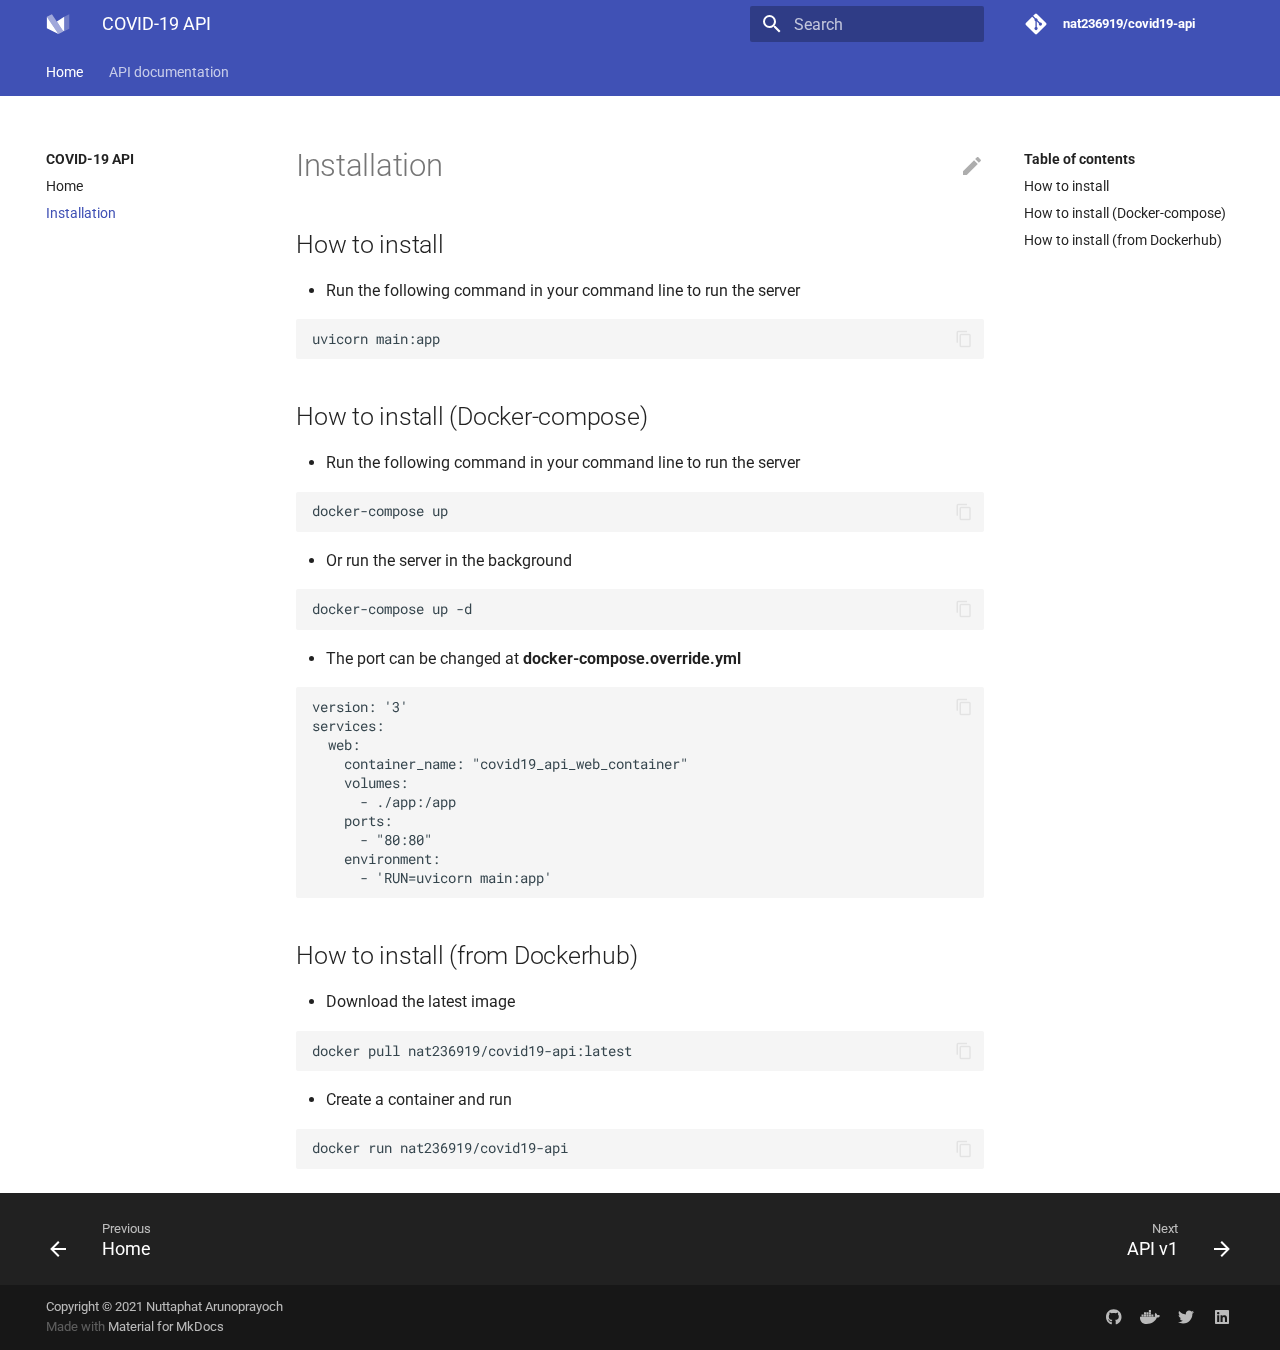
<file: installation/index.html>
<!doctype html>
<html lang="en" class="no-js">
  <head>
    
      <meta charset="utf-8">
      <meta name="viewport" content="width=device-width,initial-scale=1">
      
        <meta name="description" content="Simply Fast API for covid-19 cases exploration">
      
      
        <link rel="canonical" href="https://nat236919.github.io/covid19-api/installation/">
      
      
        <meta name="author" content="Nuttaphat Arunoprayoch">
      
      <link rel="shortcut icon" href="../assets/favicon.png">
      <meta name="generator" content="mkdocs-1.1.2, mkdocs-material-5.4.0">
    
    
      
        <title>Installation - COVID-19 API</title>
      
    
    
      <link rel="stylesheet" href="../assets/stylesheets/main.545621a7.min.css">
      
        <link rel="stylesheet" href="../assets/stylesheets/palette.36d1b78f.min.css">
      
      
        
        
        <meta name="theme-color" content="#3f51b5">
      
    
    
    
      
        <link href="https://fonts.gstatic.com" rel="preconnect" crossorigin>
        <link rel="stylesheet" href="https://fonts.googleapis.com/css?family=Roboto:300,400,400i,700%7CRoboto+Mono&display=fallback">
        <style>body,input{font-family:"Roboto",-apple-system,BlinkMacSystemFont,Helvetica,Arial,sans-serif}code,kbd,pre{font-family:"Roboto Mono",SFMono-Regular,Consolas,Menlo,monospace}</style>
      
    
    
    
    
      
        
<script>window.ga=window.ga||function(){(ga.q=ga.q||[]).push(arguments)},ga.l=+new Date,ga("create","UA-125164332-2","auto"),ga("set","anonymizeIp",!0),ga("send","pageview"),document.addEventListener("DOMContentLoaded",function(){document.forms.search&&document.forms.search.query.addEventListener("blur",function(){if(this.value){var e=document.location.pathname;ga("send","pageview",e+"?q="+this.value)}})}),document.addEventListener("DOMContentSwitch",function(){ga("send","pageview")})</script>
<script async src="https://www.google-analytics.com/analytics.js"></script>
      
    
    
  </head>
  
  
    
    
    
    <body dir="ltr" data-md-color-scheme="default" data-md-color-primary="indigo" data-md-color-accent="indigo">
  
    
    <input class="md-toggle" data-md-toggle="drawer" type="checkbox" id="__drawer" autocomplete="off">
    <input class="md-toggle" data-md-toggle="search" type="checkbox" id="__search" autocomplete="off">
    <label class="md-overlay" for="__drawer"></label>
    <div data-md-component="skip">
      
        
        <a href="#how-to-install" class="md-skip">
          Skip to content
        </a>
      
    </div>
    <div data-md-component="announce">
      
    </div>
    
      <header class="md-header" data-md-component="header">
  <nav class="md-header-nav md-grid" aria-label="Header">
    <a href="https://nat236919.github.io/covid19-api/" title="COVID-19 API" class="md-header-nav__button md-logo" aria-label="COVID-19 API">
      
  
  <svg xmlns="http://www.w3.org/2000/svg" viewBox="0 0 89 89"><path d="M3.136 17.387v42.932l42.932 21.467L3.136 17.387z"/><path d="M21.91 8l42.933 64.398-18.775 9.388L3.136 17.387 21.91 8z" fill-opacity=".5"/><path d="M67.535 17.387L40.273 35.543l21.878 32.818 5.384 2.691V17.387z"/><path d="M67.535 17.387v53.666l18.774-9.388V8l-18.774 9.387z" fill-opacity=".25"/></svg>

    </a>
    <label class="md-header-nav__button md-icon" for="__drawer">
      <svg xmlns="http://www.w3.org/2000/svg" viewBox="0 0 24 24"><path d="M3 6h18v2H3V6m0 5h18v2H3v-2m0 5h18v2H3v-2z"/></svg>
    </label>
    <div class="md-header-nav__title" data-md-component="header-title">
      
        <div class="md-header-nav__ellipsis">
          <span class="md-header-nav__topic md-ellipsis">
            COVID-19 API
          </span>
          <span class="md-header-nav__topic md-ellipsis">
            
              Installation
            
          </span>
        </div>
      
    </div>
    
      <label class="md-header-nav__button md-icon" for="__search">
        <svg xmlns="http://www.w3.org/2000/svg" viewBox="0 0 24 24"><path d="M9.5 3A6.5 6.5 0 0116 9.5c0 1.61-.59 3.09-1.56 4.23l.27.27h.79l5 5-1.5 1.5-5-5v-.79l-.27-.27A6.516 6.516 0 019.5 16 6.5 6.5 0 013 9.5 6.5 6.5 0 019.5 3m0 2C7 5 5 7 5 9.5S7 14 9.5 14 14 12 14 9.5 12 5 9.5 5z"/></svg>
      </label>
      
<div class="md-search" data-md-component="search" role="dialog">
  <label class="md-search__overlay" for="__search"></label>
  <div class="md-search__inner" role="search">
    <form class="md-search__form" name="search">
      <input type="text" class="md-search__input" name="query" aria-label="Search" placeholder="Search" autocapitalize="off" autocorrect="off" autocomplete="off" spellcheck="false" data-md-component="search-query" data-md-state="active">
      <label class="md-search__icon md-icon" for="__search">
        <svg xmlns="http://www.w3.org/2000/svg" viewBox="0 0 24 24"><path d="M9.5 3A6.5 6.5 0 0116 9.5c0 1.61-.59 3.09-1.56 4.23l.27.27h.79l5 5-1.5 1.5-5-5v-.79l-.27-.27A6.516 6.516 0 019.5 16 6.5 6.5 0 013 9.5 6.5 6.5 0 019.5 3m0 2C7 5 5 7 5 9.5S7 14 9.5 14 14 12 14 9.5 12 5 9.5 5z"/></svg>
        <svg xmlns="http://www.w3.org/2000/svg" viewBox="0 0 24 24"><path d="M20 11v2H8l5.5 5.5-1.42 1.42L4.16 12l7.92-7.92L13.5 5.5 8 11h12z"/></svg>
      </label>
      <button type="reset" class="md-search__icon md-icon" aria-label="Clear" data-md-component="search-reset" tabindex="-1">
        <svg xmlns="http://www.w3.org/2000/svg" viewBox="0 0 24 24"><path d="M19 6.41L17.59 5 12 10.59 6.41 5 5 6.41 10.59 12 5 17.59 6.41 19 12 13.41 17.59 19 19 17.59 13.41 12 19 6.41z"/></svg>
      </button>
    </form>
    <div class="md-search__output">
      <div class="md-search__scrollwrap" data-md-scrollfix>
        <div class="md-search-result" data-md-component="search-result">
          <div class="md-search-result__meta">
            Initializing search
          </div>
          <ol class="md-search-result__list"></ol>
        </div>
      </div>
    </div>
  </div>
</div>
    
    
      <div class="md-header-nav__source">
        
<a href="https://github.com/nat236919/covid19-api/" title="Go to repository" class="md-source">
  <div class="md-source__icon md-icon">
    
    <svg xmlns="http://www.w3.org/2000/svg" viewBox="0 0 448 512"><path d="M439.55 236.05L244 40.45a28.87 28.87 0 00-40.81 0l-40.66 40.63 51.52 51.52c27.06-9.14 52.68 16.77 43.39 43.68l49.66 49.66c34.23-11.8 61.18 31 35.47 56.69-26.49 26.49-70.21-2.87-56-37.34L240.22 199v121.85c25.3 12.54 22.26 41.85 9.08 55a34.34 34.34 0 01-48.55 0c-17.57-17.6-11.07-46.91 11.25-56v-123c-20.8-8.51-24.6-30.74-18.64-45L142.57 101 8.45 235.14a28.86 28.86 0 000 40.81l195.61 195.6a28.86 28.86 0 0040.8 0l194.69-194.69a28.86 28.86 0 000-40.81z"/></svg>
  </div>
  <div class="md-source__repository">
    nat236919/covid19-api
  </div>
</a>
      </div>
    
  </nav>
</header>
    
    <div class="md-container" data-md-component="container">
      
        
      
      
        
          

<nav class="md-tabs" aria-label="Tabs" data-md-component="tabs">
  <div class="md-tabs__inner md-grid">
    <ul class="md-tabs__list">
      
        
  <li class="md-tabs__item">
    
      <a href=".." class="md-tabs__link md-tabs__link--active">
        Home
      </a>
    
  </li>

      
        
      
        
  
  
    <li class="md-tabs__item">
      
        <a href="../api_docs/v1/" class="md-tabs__link">
          API documentation
        </a>
      
    </li>
  

      
    </ul>
  </div>
</nav>
        
      
      <main class="md-main" data-md-component="main">
        <div class="md-main__inner md-grid">
          
            
              <div class="md-sidebar md-sidebar--primary" data-md-component="navigation">
                <div class="md-sidebar__scrollwrap">
                  <div class="md-sidebar__inner">
                    <nav class="md-nav md-nav--primary" aria-label="Navigation" data-md-level="0">
  <label class="md-nav__title" for="__drawer">
    <a href="https://nat236919.github.io/covid19-api/" title="COVID-19 API" class="md-nav__button md-logo" aria-label="COVID-19 API">
      
  
  <svg xmlns="http://www.w3.org/2000/svg" viewBox="0 0 89 89"><path d="M3.136 17.387v42.932l42.932 21.467L3.136 17.387z"/><path d="M21.91 8l42.933 64.398-18.775 9.388L3.136 17.387 21.91 8z" fill-opacity=".5"/><path d="M67.535 17.387L40.273 35.543l21.878 32.818 5.384 2.691V17.387z"/><path d="M67.535 17.387v53.666l18.774-9.388V8l-18.774 9.387z" fill-opacity=".25"/></svg>

    </a>
    COVID-19 API
  </label>
  
    <div class="md-nav__source">
      
<a href="https://github.com/nat236919/covid19-api/" title="Go to repository" class="md-source">
  <div class="md-source__icon md-icon">
    
    <svg xmlns="http://www.w3.org/2000/svg" viewBox="0 0 448 512"><path d="M439.55 236.05L244 40.45a28.87 28.87 0 00-40.81 0l-40.66 40.63 51.52 51.52c27.06-9.14 52.68 16.77 43.39 43.68l49.66 49.66c34.23-11.8 61.18 31 35.47 56.69-26.49 26.49-70.21-2.87-56-37.34L240.22 199v121.85c25.3 12.54 22.26 41.85 9.08 55a34.34 34.34 0 01-48.55 0c-17.57-17.6-11.07-46.91 11.25-56v-123c-20.8-8.51-24.6-30.74-18.64-45L142.57 101 8.45 235.14a28.86 28.86 0 000 40.81l195.61 195.6a28.86 28.86 0 0040.8 0l194.69-194.69a28.86 28.86 0 000-40.81z"/></svg>
  </div>
  <div class="md-source__repository">
    nat236919/covid19-api
  </div>
</a>
    </div>
  
  <ul class="md-nav__list" data-md-scrollfix>
    
      
      
      


  <li class="md-nav__item">
    <a href=".." title="Home" class="md-nav__link">
      Home
    </a>
  </li>

    
      
      
      

  


  <li class="md-nav__item md-nav__item--active">
    
    <input class="md-nav__toggle md-toggle" data-md-toggle="toc" type="checkbox" id="__toc">
    
    
      <label class="md-nav__link md-nav__link--active" for="__toc">
        Installation
        <span class="md-nav__icon md-icon">
          <svg xmlns="http://www.w3.org/2000/svg" viewBox="0 0 24 24"><path d="M3 9h14V7H3v2m0 4h14v-2H3v2m0 4h14v-2H3v2m16 0h2v-2h-2v2m0-10v2h2V7h-2m0 6h2v-2h-2v2z"/></svg>
        </span>
      </label>
    
    <a href="./" title="Installation" class="md-nav__link md-nav__link--active">
      Installation
    </a>
    
      
<nav class="md-nav md-nav--secondary" aria-label="Table of contents">
  
  
  
    <label class="md-nav__title" for="__toc">
      <span class="md-nav__icon md-icon">
        <svg xmlns="http://www.w3.org/2000/svg" viewBox="0 0 24 24"><path d="M20 11v2H8l5.5 5.5-1.42 1.42L4.16 12l7.92-7.92L13.5 5.5 8 11h12z"/></svg>
      </span>
      Table of contents
    </label>
    <ul class="md-nav__list" data-md-scrollfix>
      
        <li class="md-nav__item">
  <a href="#how-to-install" class="md-nav__link">
    How to install
  </a>
  
</li>
      
        <li class="md-nav__item">
  <a href="#how-to-install-docker-compose" class="md-nav__link">
    How to install (Docker-compose)
  </a>
  
</li>
      
        <li class="md-nav__item">
  <a href="#how-to-install-from-dockerhub" class="md-nav__link">
    How to install (from Dockerhub)
  </a>
  
</li>
      
    </ul>
  
</nav>
    
  </li>

    
      
      
      


  <li class="md-nav__item md-nav__item--nested">
    
      <input class="md-nav__toggle md-toggle" data-md-toggle="nav-3" type="checkbox" id="nav-3">
    
    <label class="md-nav__link" for="nav-3">
      API documentation
      <span class="md-nav__icon md-icon">
        <svg xmlns="http://www.w3.org/2000/svg" viewBox="0 0 24 24"><path d="M8.59 16.58L13.17 12 8.59 7.41 10 6l6 6-6 6-1.41-1.42z"/></svg>
      </span>
    </label>
    <nav class="md-nav" aria-label="API documentation" data-md-level="1">
      <label class="md-nav__title" for="nav-3">
        <span class="md-nav__icon md-icon">
          <svg xmlns="http://www.w3.org/2000/svg" viewBox="0 0 24 24"><path d="M20 11v2H8l5.5 5.5-1.42 1.42L4.16 12l7.92-7.92L13.5 5.5 8 11h12z"/></svg>
        </span>
        API documentation
      </label>
      <ul class="md-nav__list" data-md-scrollfix>
        
        
          
          
          


  <li class="md-nav__item">
    <a href="../api_docs/v1/" title="API v1" class="md-nav__link">
      API v1
    </a>
  </li>

        
          
          
          


  <li class="md-nav__item">
    <a href="../api_docs/v2/" title="API v2" class="md-nav__link">
      API v2
    </a>
  </li>

        
      </ul>
    </nav>
  </li>

    
  </ul>
</nav>
                  </div>
                </div>
              </div>
            
            
              <div class="md-sidebar md-sidebar--secondary" data-md-component="toc">
                <div class="md-sidebar__scrollwrap">
                  <div class="md-sidebar__inner">
                    
<nav class="md-nav md-nav--secondary" aria-label="Table of contents">
  
  
  
    <label class="md-nav__title" for="__toc">
      <span class="md-nav__icon md-icon">
        <svg xmlns="http://www.w3.org/2000/svg" viewBox="0 0 24 24"><path d="M20 11v2H8l5.5 5.5-1.42 1.42L4.16 12l7.92-7.92L13.5 5.5 8 11h12z"/></svg>
      </span>
      Table of contents
    </label>
    <ul class="md-nav__list" data-md-scrollfix>
      
        <li class="md-nav__item">
  <a href="#how-to-install" class="md-nav__link">
    How to install
  </a>
  
</li>
      
        <li class="md-nav__item">
  <a href="#how-to-install-docker-compose" class="md-nav__link">
    How to install (Docker-compose)
  </a>
  
</li>
      
        <li class="md-nav__item">
  <a href="#how-to-install-from-dockerhub" class="md-nav__link">
    How to install (from Dockerhub)
  </a>
  
</li>
      
    </ul>
  
</nav>
                  </div>
                </div>
              </div>
            
          
          <div class="md-content">
            <article class="md-content__inner md-typeset">
              
                
                  <a href="https://github.com/nat236919/covid19-api/edit/master/docs/installation.md" title="Edit this page" class="md-content__button md-icon">
                    <svg xmlns="http://www.w3.org/2000/svg" viewBox="0 0 24 24"><path d="M20.71 7.04c.39-.39.39-1.04 0-1.41l-2.34-2.34c-.37-.39-1.02-.39-1.41 0l-1.84 1.83 3.75 3.75M3 17.25V21h3.75L17.81 9.93l-3.75-3.75L3 17.25z"/></svg>
                  </a>
                
                
                  
                
                
                  <h1>Installation</h1>
                
                <h2 id="how-to-install">How to install</h2>
<ul>
<li>Run the following command in your command line to run the server</li>
</ul>
<pre><code class="console">uvicorn main:app
</code></pre>

<h2 id="how-to-install-docker-compose">How to install (Docker-compose)</h2>
<ul>
<li>Run the following command in your command line to run the server</li>
</ul>
<pre><code class="console">docker-compose up
</code></pre>

<ul>
<li>Or run the server in the background</li>
</ul>
<pre><code class="console">docker-compose up -d
</code></pre>

<ul>
<li>The port can be changed at <b>docker-compose.override.yml</b></li>
</ul>
<pre><code class="yml">version: '3'
services:
  web:
    container_name: &quot;covid19_api_web_container&quot;
    volumes:
      - ./app:/app
    ports:
      - &quot;80:80&quot;
    environment:
      - 'RUN=uvicorn main:app'
</code></pre>

<h2 id="how-to-install-from-dockerhub">How to install (from Dockerhub)</h2>
<ul>
<li>Download the latest image</li>
</ul>
<pre><code class="console">docker pull nat236919/covid19-api:latest
</code></pre>

<ul>
<li>Create a container and run</li>
</ul>
<pre><code class="console">docker run nat236919/covid19-api
</code></pre>
                
              
              
                


              
            </article>
          </div>
        </div>
      </main>
      
        
<footer class="md-footer">
  
    <div class="md-footer-nav">
      <nav class="md-footer-nav__inner md-grid" aria-label="Footer">
        
          <a href=".." title="Home" class="md-footer-nav__link md-footer-nav__link--prev" rel="prev">
            <div class="md-footer-nav__button md-icon">
              <svg xmlns="http://www.w3.org/2000/svg" viewBox="0 0 24 24"><path d="M20 11v2H8l5.5 5.5-1.42 1.42L4.16 12l7.92-7.92L13.5 5.5 8 11h12z"/></svg>
            </div>
            <div class="md-footer-nav__title">
              <div class="md-ellipsis">
                <span class="md-footer-nav__direction">
                  Previous
                </span>
                Home
              </div>
            </div>
          </a>
        
        
          <a href="../api_docs/v1/" title="API v1" class="md-footer-nav__link md-footer-nav__link--next" rel="next">
            <div class="md-footer-nav__title">
              <div class="md-ellipsis">
                <span class="md-footer-nav__direction">
                  Next
                </span>
                API v1
              </div>
            </div>
            <div class="md-footer-nav__button md-icon">
              <svg xmlns="http://www.w3.org/2000/svg" viewBox="0 0 24 24"><path d="M4 11v2h12l-5.5 5.5 1.42 1.42L19.84 12l-7.92-7.92L10.5 5.5 16 11H4z"/></svg>
            </div>
          </a>
        
      </nav>
    </div>
  
  <div class="md-footer-meta md-typeset">
    <div class="md-footer-meta__inner md-grid">
      <div class="md-footer-copyright">
        
          <div class="md-footer-copyright__highlight">
            Copyright &copy; 2021 Nuttaphat Arunoprayoch
          </div>
        
        Made with
        <a href="https://squidfunk.github.io/mkdocs-material/" target="_blank" rel="noopener">
          Material for MkDocs
        </a>
      </div>
      
  <div class="md-footer-social">
    
      
      
        
        
      
      <a href="https://github.com/nat236919" target="_blank" rel="noopener" title="github.com" class="md-footer-social__link">
        <svg xmlns="http://www.w3.org/2000/svg" viewBox="0 0 496 512"><path d="M165.9 397.4c0 2-2.3 3.6-5.2 3.6-3.3.3-5.6-1.3-5.6-3.6 0-2 2.3-3.6 5.2-3.6 3-.3 5.6 1.3 5.6 3.6zm-31.1-4.5c-.7 2 1.3 4.3 4.3 4.9 2.6 1 5.6 0 6.2-2s-1.3-4.3-4.3-5.2c-2.6-.7-5.5.3-6.2 2.3zm44.2-1.7c-2.9.7-4.9 2.6-4.6 4.9.3 2 2.9 3.3 5.9 2.6 2.9-.7 4.9-2.6 4.6-4.6-.3-1.9-3-3.2-5.9-2.9zM244.8 8C106.1 8 0 113.3 0 252c0 110.9 69.8 205.8 169.5 239.2 12.8 2.3 17.3-5.6 17.3-12.1 0-6.2-.3-40.4-.3-61.4 0 0-70 15-84.7-29.8 0 0-11.4-29.1-27.8-36.6 0 0-22.9-15.7 1.6-15.4 0 0 24.9 2 38.6 25.8 21.9 38.6 58.6 27.5 72.9 20.9 2.3-16 8.8-27.1 16-33.7-55.9-6.2-112.3-14.3-112.3-110.5 0-27.5 7.6-41.3 23.6-58.9-2.6-6.5-11.1-33.3 2.6-67.9 20.9-6.5 69 27 69 27 20-5.6 41.5-8.5 62.8-8.5s42.8 2.9 62.8 8.5c0 0 48.1-33.6 69-27 13.7 34.7 5.2 61.4 2.6 67.9 16 17.7 25.8 31.5 25.8 58.9 0 96.5-58.9 104.2-114.8 110.5 9.2 7.9 17 22.9 17 46.4 0 33.7-.3 75.4-.3 83.6 0 6.5 4.6 14.4 17.3 12.1C428.2 457.8 496 362.9 496 252 496 113.3 383.5 8 244.8 8zM97.2 352.9c-1.3 1-1 3.3.7 5.2 1.6 1.6 3.9 2.3 5.2 1 1.3-1 1-3.3-.7-5.2-1.6-1.6-3.9-2.3-5.2-1zm-10.8-8.1c-.7 1.3.3 2.9 2.3 3.9 1.6 1 3.6.7 4.3-.7.7-1.3-.3-2.9-2.3-3.9-2-.6-3.6-.3-4.3.7zm32.4 35.6c-1.6 1.3-1 4.3 1.3 6.2 2.3 2.3 5.2 2.6 6.5 1 1.3-1.3.7-4.3-1.3-6.2-2.2-2.3-5.2-2.6-6.5-1zm-11.4-14.7c-1.6 1-1.6 3.6 0 5.9 1.6 2.3 4.3 3.3 5.6 2.3 1.6-1.3 1.6-3.9 0-6.2-1.4-2.3-4-3.3-5.6-2z"/></svg>
      </a>
    
      
      
        
        
      
      <a href="https://hub.docker.com/repository/docker/nat236919/covid19-api" target="_blank" rel="noopener" title="hub.docker.com" class="md-footer-social__link">
        <svg xmlns="http://www.w3.org/2000/svg" viewBox="0 0 640 512"><path d="M349.9 236.3h-66.1v-59.4h66.1v59.4zm0-204.3h-66.1v60.7h66.1V32zm78.2 144.8H362v59.4h66.1v-59.4zm-156.3-72.1h-66.1v60.1h66.1v-60.1zm78.1 0h-66.1v60.1h66.1v-60.1zm276.8 100c-14.4-9.7-47.6-13.2-73.1-8.4-3.3-24-16.7-44.9-41.1-63.7l-14-9.3-9.3 14c-18.4 27.8-23.4 73.6-3.7 103.8-8.7 4.7-25.8 11.1-48.4 10.7H2.4c-8.7 50.8 5.8 116.8 44 162.1 37.1 43.9 92.7 66.2 165.4 66.2 157.4 0 273.9-72.5 328.4-204.2 21.4.4 67.6.1 91.3-45.2 1.5-2.5 6.6-13.2 8.5-17.1l-13.3-8.9zm-511.1-27.9h-66v59.4h66.1v-59.4zm78.1 0h-66.1v59.4h66.1v-59.4zm78.1 0h-66.1v59.4h66.1v-59.4zm-78.1-72.1h-66.1v60.1h66.1v-60.1z"/></svg>
      </a>
    
      
      
        
        
      
      <a href="https://twitter.com/nat236919" target="_blank" rel="noopener" title="twitter.com" class="md-footer-social__link">
        <svg xmlns="http://www.w3.org/2000/svg" viewBox="0 0 512 512"><path d="M459.37 151.716c.325 4.548.325 9.097.325 13.645 0 138.72-105.583 298.558-298.558 298.558-59.452 0-114.68-17.219-161.137-47.106 8.447.974 16.568 1.299 25.34 1.299 49.055 0 94.213-16.568 130.274-44.832-46.132-.975-84.792-31.188-98.112-72.772 6.498.974 12.995 1.624 19.818 1.624 9.421 0 18.843-1.3 27.614-3.573-48.081-9.747-84.143-51.98-84.143-102.985v-1.299c13.969 7.797 30.214 12.67 47.431 13.319-28.264-18.843-46.781-51.005-46.781-87.391 0-19.492 5.197-37.36 14.294-52.954 51.655 63.675 129.3 105.258 216.365 109.807-1.624-7.797-2.599-15.918-2.599-24.04 0-57.828 46.782-104.934 104.934-104.934 30.213 0 57.502 12.67 76.67 33.137 23.715-4.548 46.456-13.32 66.599-25.34-7.798 24.366-24.366 44.833-46.132 57.827 21.117-2.273 41.584-8.122 60.426-16.243-14.292 20.791-32.161 39.308-52.628 54.253z"/></svg>
      </a>
    
      
      
        
        
      
      <a href="https://www.linkedin.com/in/arunoprayoch-nuttaphat/" target="_blank" rel="noopener" title="www.linkedin.com" class="md-footer-social__link">
        <svg xmlns="http://www.w3.org/2000/svg" viewBox="0 0 448 512"><path d="M416 32H31.9C14.3 32 0 46.5 0 64.3v383.4C0 465.5 14.3 480 31.9 480H416c17.6 0 32-14.5 32-32.3V64.3c0-17.8-14.4-32.3-32-32.3zM135.4 416H69V202.2h66.5V416zm-33.2-243c-21.3 0-38.5-17.3-38.5-38.5S80.9 96 102.2 96c21.2 0 38.5 17.3 38.5 38.5 0 21.3-17.2 38.5-38.5 38.5zm282.1 243h-66.4V312c0-24.8-.5-56.7-34.5-56.7-34.6 0-39.9 27-39.9 54.9V416h-66.4V202.2h63.7v29.2h.9c8.9-16.8 30.6-34.5 62.9-34.5 67.2 0 79.7 44.3 79.7 101.9V416z"/></svg>
      </a>
    
  </div>

    </div>
  </div>
</footer>
      
    </div>
    
      <script src="../assets/javascripts/vendor.de50e36d.min.js"></script>
      <script src="../assets/javascripts/bundle.fc9c3121.min.js"></script><script id="__lang" type="application/json">{"clipboard.copy": "Copy to clipboard", "clipboard.copied": "Copied to clipboard", "search.config.lang": "en", "search.config.pipeline": "trimmer, stopWordFilter", "search.config.separator": "[\\s\\-]+", "search.result.placeholder": "Type to start searching", "search.result.none": "No matching documents", "search.result.one": "1 matching document", "search.result.other": "# matching documents"}</script>
      
      <script>
        app = initialize({
          base: "..",
          features: ["tabs"],
          search: Object.assign({
            worker: "../assets/javascripts/worker/search.a68abb33.min.js"
          }, typeof search !== "undefined" && search)
        })
      </script>
      
    
  </body>
</html>
</file>
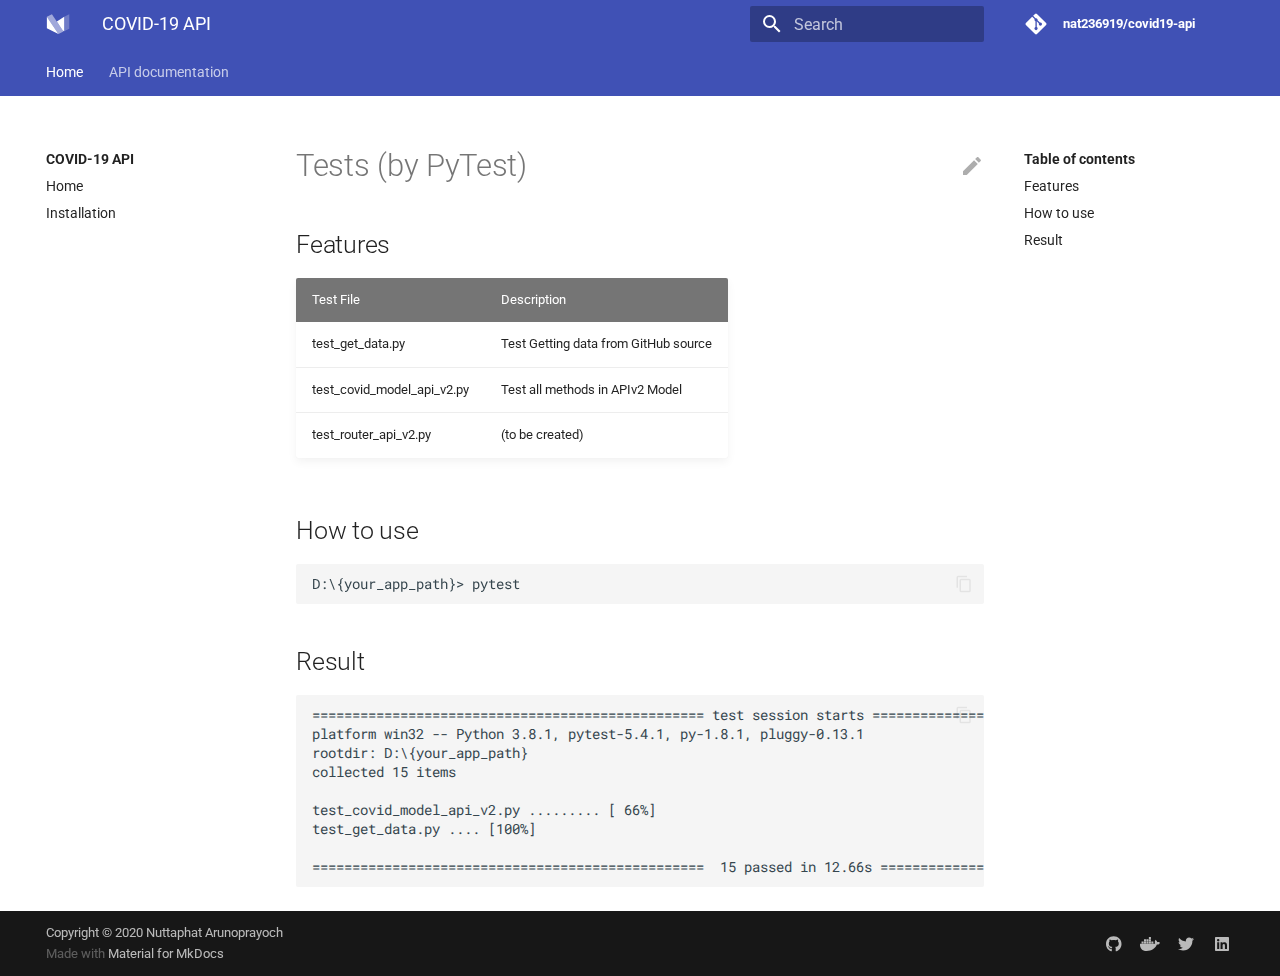
<file: tests/index.html>
<!doctype html>
<html lang="en" class="no-js">
  <head>
    
      <meta charset="utf-8">
      <meta name="viewport" content="width=device-width,initial-scale=1">
      
        <meta name="description" content="Simply Fast API for covid-19 cases exploration">
      
      
        <link rel="canonical" href="https://nat236919.github.io/covid19-api/tests/">
      
      
        <meta name="author" content="Nuttaphat Arunoprayoch">
      
      <link rel="shortcut icon" href="../assets/favicon.png">
      <meta name="generator" content="mkdocs-1.1.2, mkdocs-material-5.3.0">
    
    
      
        <title>Tests (by PyTest) - COVID-19 API</title>
      
    
    
      <link rel="stylesheet" href="../assets/stylesheets/main.545621a7.min.css">
      
        <link rel="stylesheet" href="../assets/stylesheets/palette.36d1b78f.min.css">
      
      
        
        
        <meta name="theme-color" content="#3f51b5">
      
    
    
    
      
        <link href="https://fonts.gstatic.com" rel="preconnect" crossorigin>
        <link rel="stylesheet" href="https://fonts.googleapis.com/css?family=Roboto:300,400,400i,700%7CRoboto+Mono&display=fallback">
        <style>body,input{font-family:"Roboto",-apple-system,BlinkMacSystemFont,Helvetica,Arial,sans-serif}code,kbd,pre{font-family:"Roboto Mono",SFMono-Regular,Consolas,Menlo,monospace}</style>
      
    
    
    
    
      
        
<script>window.ga=window.ga||function(){(ga.q=ga.q||[]).push(arguments)},ga.l=+new Date,ga("create","UA-125164332-2","auto"),ga("set","anonymizeIp",!0),ga("send","pageview"),document.addEventListener("DOMContentLoaded",function(){document.forms.search&&document.forms.search.query.addEventListener("blur",function(){if(this.value){var e=document.location.pathname;ga("send","pageview",e+"?q="+this.value)}})}),document.addEventListener("DOMContentSwitch",function(){ga("send","pageview")})</script>
<script async src="https://www.google-analytics.com/analytics.js"></script>
      
    
    
  </head>
  
  
    
    
    
    <body dir="ltr" data-md-color-scheme="default" data-md-color-primary="indigo" data-md-color-accent="indigo">
  
    
    <input class="md-toggle" data-md-toggle="drawer" type="checkbox" id="__drawer" autocomplete="off">
    <input class="md-toggle" data-md-toggle="search" type="checkbox" id="__search" autocomplete="off">
    <label class="md-overlay" for="__drawer"></label>
    <div data-md-component="skip">
      
        
        <a href="#tests-by-pytest" class="md-skip">
          Skip to content
        </a>
      
    </div>
    <div data-md-component="announce">
      
    </div>
    
      <header class="md-header" data-md-component="header">
  <nav class="md-header-nav md-grid" aria-label="Header">
    <a href="https://nat236919.github.io/covid19-api/" title="COVID-19 API" class="md-header-nav__button md-logo" aria-label="COVID-19 API">
      
  
  <svg xmlns="http://www.w3.org/2000/svg" viewBox="0 0 89 89"><path d="M3.136 17.387v42.932l42.932 21.467L3.136 17.387z"/><path d="M21.91 8l42.933 64.398-18.775 9.388L3.136 17.387 21.91 8z" fill-opacity=".5"/><path d="M67.535 17.387L40.273 35.543l21.878 32.818 5.384 2.691V17.387z"/><path d="M67.535 17.387v53.666l18.774-9.388V8l-18.774 9.387z" fill-opacity=".25"/></svg>

    </a>
    <label class="md-header-nav__button md-icon" for="__drawer">
      <svg xmlns="http://www.w3.org/2000/svg" viewBox="0 0 24 24"><path d="M3 6h18v2H3V6m0 5h18v2H3v-2m0 5h18v2H3v-2z"/></svg>
    </label>
    <div class="md-header-nav__title" data-md-component="header-title">
      
        <div class="md-header-nav__ellipsis">
          <span class="md-header-nav__topic md-ellipsis">
            COVID-19 API
          </span>
          <span class="md-header-nav__topic md-ellipsis">
            
              Tests (by PyTest)
            
          </span>
        </div>
      
    </div>
    
      <label class="md-header-nav__button md-icon" for="__search">
        <svg xmlns="http://www.w3.org/2000/svg" viewBox="0 0 24 24"><path d="M9.5 3A6.5 6.5 0 0116 9.5c0 1.61-.59 3.09-1.56 4.23l.27.27h.79l5 5-1.5 1.5-5-5v-.79l-.27-.27A6.516 6.516 0 019.5 16 6.5 6.5 0 013 9.5 6.5 6.5 0 019.5 3m0 2C7 5 5 7 5 9.5S7 14 9.5 14 14 12 14 9.5 12 5 9.5 5z"/></svg>
      </label>
      
<div class="md-search" data-md-component="search" role="dialog">
  <label class="md-search__overlay" for="__search"></label>
  <div class="md-search__inner" role="search">
    <form class="md-search__form" name="search">
      <input type="text" class="md-search__input" name="query" aria-label="Search" placeholder="Search" autocapitalize="off" autocorrect="off" autocomplete="off" spellcheck="false" data-md-component="search-query" data-md-state="active">
      <label class="md-search__icon md-icon" for="__search">
        <svg xmlns="http://www.w3.org/2000/svg" viewBox="0 0 24 24"><path d="M9.5 3A6.5 6.5 0 0116 9.5c0 1.61-.59 3.09-1.56 4.23l.27.27h.79l5 5-1.5 1.5-5-5v-.79l-.27-.27A6.516 6.516 0 019.5 16 6.5 6.5 0 013 9.5 6.5 6.5 0 019.5 3m0 2C7 5 5 7 5 9.5S7 14 9.5 14 14 12 14 9.5 12 5 9.5 5z"/></svg>
        <svg xmlns="http://www.w3.org/2000/svg" viewBox="0 0 24 24"><path d="M20 11v2H8l5.5 5.5-1.42 1.42L4.16 12l7.92-7.92L13.5 5.5 8 11h12z"/></svg>
      </label>
      <button type="reset" class="md-search__icon md-icon" aria-label="Clear" data-md-component="search-reset" tabindex="-1">
        <svg xmlns="http://www.w3.org/2000/svg" viewBox="0 0 24 24"><path d="M19 6.41L17.59 5 12 10.59 6.41 5 5 6.41 10.59 12 5 17.59 6.41 19 12 13.41 17.59 19 19 17.59 13.41 12 19 6.41z"/></svg>
      </button>
    </form>
    <div class="md-search__output">
      <div class="md-search__scrollwrap" data-md-scrollfix>
        <div class="md-search-result" data-md-component="search-result">
          <div class="md-search-result__meta">
            Initializing search
          </div>
          <ol class="md-search-result__list"></ol>
        </div>
      </div>
    </div>
  </div>
</div>
    
    
      <div class="md-header-nav__source">
        
<a href="https://github.com/nat236919/covid19-api/" title="Go to repository" class="md-source">
  <div class="md-source__icon md-icon">
    
    <svg xmlns="http://www.w3.org/2000/svg" viewBox="0 0 448 512"><path d="M439.55 236.05L244 40.45a28.87 28.87 0 00-40.81 0l-40.66 40.63 51.52 51.52c27.06-9.14 52.68 16.77 43.39 43.68l49.66 49.66c34.23-11.8 61.18 31 35.47 56.69-26.49 26.49-70.21-2.87-56-37.34L240.22 199v121.85c25.3 12.54 22.26 41.85 9.08 55a34.34 34.34 0 01-48.55 0c-17.57-17.6-11.07-46.91 11.25-56v-123c-20.8-8.51-24.6-30.74-18.64-45L142.57 101 8.45 235.14a28.86 28.86 0 000 40.81l195.61 195.6a28.86 28.86 0 0040.8 0l194.69-194.69a28.86 28.86 0 000-40.81z"/></svg>
  </div>
  <div class="md-source__repository">
    nat236919/covid19-api
  </div>
</a>
      </div>
    
  </nav>
</header>
    
    <div class="md-container" data-md-component="container">
      
        
      
      
        
          

<nav class="md-tabs" aria-label="Tabs" data-md-component="tabs">
  <div class="md-tabs__inner md-grid">
    <ul class="md-tabs__list">
      
        
  <li class="md-tabs__item">
    
      <a href=".." class="md-tabs__link md-tabs__link--active">
        Home
      </a>
    
  </li>

      
        
      
        
  
  
    <li class="md-tabs__item">
      
        <a href="../docs/api_docs/v1/" class="md-tabs__link">
          API documentation
        </a>
      
    </li>
  

      
    </ul>
  </div>
</nav>
        
      
      <main class="md-main" data-md-component="main">
        <div class="md-main__inner md-grid">
          
            
              <div class="md-sidebar md-sidebar--primary" data-md-component="navigation">
                <div class="md-sidebar__scrollwrap">
                  <div class="md-sidebar__inner">
                    <nav class="md-nav md-nav--primary" aria-label="Navigation" data-md-level="0">
  <label class="md-nav__title" for="__drawer">
    <a href="https://nat236919.github.io/covid19-api/" title="COVID-19 API" class="md-nav__button md-logo" aria-label="COVID-19 API">
      
  
  <svg xmlns="http://www.w3.org/2000/svg" viewBox="0 0 89 89"><path d="M3.136 17.387v42.932l42.932 21.467L3.136 17.387z"/><path d="M21.91 8l42.933 64.398-18.775 9.388L3.136 17.387 21.91 8z" fill-opacity=".5"/><path d="M67.535 17.387L40.273 35.543l21.878 32.818 5.384 2.691V17.387z"/><path d="M67.535 17.387v53.666l18.774-9.388V8l-18.774 9.387z" fill-opacity=".25"/></svg>

    </a>
    COVID-19 API
  </label>
  
    <div class="md-nav__source">
      
<a href="https://github.com/nat236919/covid19-api/" title="Go to repository" class="md-source">
  <div class="md-source__icon md-icon">
    
    <svg xmlns="http://www.w3.org/2000/svg" viewBox="0 0 448 512"><path d="M439.55 236.05L244 40.45a28.87 28.87 0 00-40.81 0l-40.66 40.63 51.52 51.52c27.06-9.14 52.68 16.77 43.39 43.68l49.66 49.66c34.23-11.8 61.18 31 35.47 56.69-26.49 26.49-70.21-2.87-56-37.34L240.22 199v121.85c25.3 12.54 22.26 41.85 9.08 55a34.34 34.34 0 01-48.55 0c-17.57-17.6-11.07-46.91 11.25-56v-123c-20.8-8.51-24.6-30.74-18.64-45L142.57 101 8.45 235.14a28.86 28.86 0 000 40.81l195.61 195.6a28.86 28.86 0 0040.8 0l194.69-194.69a28.86 28.86 0 000-40.81z"/></svg>
  </div>
  <div class="md-source__repository">
    nat236919/covid19-api
  </div>
</a>
    </div>
  
  <ul class="md-nav__list" data-md-scrollfix>
    
      
      
      


  <li class="md-nav__item">
    <a href=".." title="Home" class="md-nav__link">
      Home
    </a>
  </li>

    
      
      
      


  <li class="md-nav__item">
    <a href="../docs/installation/" title="Installation" class="md-nav__link">
      Installation
    </a>
  </li>

    
      
      
      


  <li class="md-nav__item md-nav__item--nested">
    
      <input class="md-nav__toggle md-toggle" data-md-toggle="nav-3" type="checkbox" id="nav-3">
    
    <label class="md-nav__link" for="nav-3">
      API documentation
      <span class="md-nav__icon md-icon">
        <svg xmlns="http://www.w3.org/2000/svg" viewBox="0 0 24 24"><path d="M8.59 16.58L13.17 12 8.59 7.41 10 6l6 6-6 6-1.41-1.42z"/></svg>
      </span>
    </label>
    <nav class="md-nav" aria-label="API documentation" data-md-level="1">
      <label class="md-nav__title" for="nav-3">
        <span class="md-nav__icon md-icon">
          <svg xmlns="http://www.w3.org/2000/svg" viewBox="0 0 24 24"><path d="M20 11v2H8l5.5 5.5-1.42 1.42L4.16 12l7.92-7.92L13.5 5.5 8 11h12z"/></svg>
        </span>
        API documentation
      </label>
      <ul class="md-nav__list" data-md-scrollfix>
        
        
          
          
          


  <li class="md-nav__item">
    <a href="../docs/api_docs/v1/" title="API v1" class="md-nav__link">
      API v1
    </a>
  </li>

        
          
          
          


  <li class="md-nav__item">
    <a href="../docs/api_docs/v2/" title="API v2" class="md-nav__link">
      API v2
    </a>
  </li>

        
      </ul>
    </nav>
  </li>

    
  </ul>
</nav>
                  </div>
                </div>
              </div>
            
            
              <div class="md-sidebar md-sidebar--secondary" data-md-component="toc">
                <div class="md-sidebar__scrollwrap">
                  <div class="md-sidebar__inner">
                    
<nav class="md-nav md-nav--secondary" aria-label="Table of contents">
  
  
    
  
  
    <label class="md-nav__title" for="__toc">
      <span class="md-nav__icon md-icon">
        <svg xmlns="http://www.w3.org/2000/svg" viewBox="0 0 24 24"><path d="M20 11v2H8l5.5 5.5-1.42 1.42L4.16 12l7.92-7.92L13.5 5.5 8 11h12z"/></svg>
      </span>
      Table of contents
    </label>
    <ul class="md-nav__list" data-md-scrollfix>
      
        <li class="md-nav__item">
  <a href="#features" class="md-nav__link">
    Features
  </a>
  
</li>
      
        <li class="md-nav__item">
  <a href="#how-to-use" class="md-nav__link">
    How to use
  </a>
  
</li>
      
        <li class="md-nav__item">
  <a href="#result" class="md-nav__link">
    Result
  </a>
  
</li>
      
    </ul>
  
</nav>
                  </div>
                </div>
              </div>
            
          
          <div class="md-content">
            <article class="md-content__inner md-typeset">
              
                
                  <a href="https://github.com/nat236919/covid19-api/edit/master/docs/tests/README.md" title="Edit this page" class="md-content__button md-icon">
                    <svg xmlns="http://www.w3.org/2000/svg" viewBox="0 0 24 24"><path d="M20.71 7.04c.39-.39.39-1.04 0-1.41l-2.34-2.34c-.37-.39-1.02-.39-1.41 0l-1.84 1.83 3.75 3.75M3 17.25V21h3.75L17.81 9.93l-3.75-3.75L3 17.25z"/></svg>
                  </a>
                
                
                  
                
                
                <h1 id="tests-by-pytest">Tests (by PyTest)</h1>
<h2 id="features">Features</h2>
<table>
<thead>
<tr>
<th>Test File</th>
<th>Description</th>
</tr>
</thead>
<tbody>
<tr>
<td>test_get_data.py</td>
<td>Test Getting data from GitHub source</td>
</tr>
<tr>
<td>test_covid_model_api_v2.py</td>
<td>Test all methods in APIv2 Model</td>
</tr>
<tr>
<td>test_router_api_v2.py</td>
<td>(to be created)</td>
</tr>
</tbody>
</table>
<h2 id="how-to-use">How to use</h2>
<pre><code class="console">D:\{your_app_path}&gt; pytest
</code></pre>

<h2 id="result">Result</h2>
<pre><code class="console">================================================= test session starts =================================================
platform win32 -- Python 3.8.1, pytest-5.4.1, py-1.8.1, pluggy-0.13.1
rootdir: D:\{your_app_path}
collected 15 items

test_covid_model_api_v2.py ......... [ 66%]
test_get_data.py .... [100%]

=================================================  15 passed in 12.66s =================================================
</code></pre>
                
              
              
                


              
            </article>
          </div>
        </div>
      </main>
      
        
<footer class="md-footer">
  
  <div class="md-footer-meta md-typeset">
    <div class="md-footer-meta__inner md-grid">
      <div class="md-footer-copyright">
        
          <div class="md-footer-copyright__highlight">
            Copyright &copy; 2020 Nuttaphat Arunoprayoch
          </div>
        
        Made with
        <a href="https://squidfunk.github.io/mkdocs-material/" target="_blank" rel="noopener">
          Material for MkDocs
        </a>
      </div>
      
  <div class="md-footer-social">
    
      
      
        
        
      
      <a href="https://github.com/nat236919" target="_blank" rel="noopener" title="github.com" class="md-footer-social__link">
        <svg xmlns="http://www.w3.org/2000/svg" viewBox="0 0 496 512"><path d="M165.9 397.4c0 2-2.3 3.6-5.2 3.6-3.3.3-5.6-1.3-5.6-3.6 0-2 2.3-3.6 5.2-3.6 3-.3 5.6 1.3 5.6 3.6zm-31.1-4.5c-.7 2 1.3 4.3 4.3 4.9 2.6 1 5.6 0 6.2-2s-1.3-4.3-4.3-5.2c-2.6-.7-5.5.3-6.2 2.3zm44.2-1.7c-2.9.7-4.9 2.6-4.6 4.9.3 2 2.9 3.3 5.9 2.6 2.9-.7 4.9-2.6 4.6-4.6-.3-1.9-3-3.2-5.9-2.9zM244.8 8C106.1 8 0 113.3 0 252c0 110.9 69.8 205.8 169.5 239.2 12.8 2.3 17.3-5.6 17.3-12.1 0-6.2-.3-40.4-.3-61.4 0 0-70 15-84.7-29.8 0 0-11.4-29.1-27.8-36.6 0 0-22.9-15.7 1.6-15.4 0 0 24.9 2 38.6 25.8 21.9 38.6 58.6 27.5 72.9 20.9 2.3-16 8.8-27.1 16-33.7-55.9-6.2-112.3-14.3-112.3-110.5 0-27.5 7.6-41.3 23.6-58.9-2.6-6.5-11.1-33.3 2.6-67.9 20.9-6.5 69 27 69 27 20-5.6 41.5-8.5 62.8-8.5s42.8 2.9 62.8 8.5c0 0 48.1-33.6 69-27 13.7 34.7 5.2 61.4 2.6 67.9 16 17.7 25.8 31.5 25.8 58.9 0 96.5-58.9 104.2-114.8 110.5 9.2 7.9 17 22.9 17 46.4 0 33.7-.3 75.4-.3 83.6 0 6.5 4.6 14.4 17.3 12.1C428.2 457.8 496 362.9 496 252 496 113.3 383.5 8 244.8 8zM97.2 352.9c-1.3 1-1 3.3.7 5.2 1.6 1.6 3.9 2.3 5.2 1 1.3-1 1-3.3-.7-5.2-1.6-1.6-3.9-2.3-5.2-1zm-10.8-8.1c-.7 1.3.3 2.9 2.3 3.9 1.6 1 3.6.7 4.3-.7.7-1.3-.3-2.9-2.3-3.9-2-.6-3.6-.3-4.3.7zm32.4 35.6c-1.6 1.3-1 4.3 1.3 6.2 2.3 2.3 5.2 2.6 6.5 1 1.3-1.3.7-4.3-1.3-6.2-2.2-2.3-5.2-2.6-6.5-1zm-11.4-14.7c-1.6 1-1.6 3.6 0 5.9 1.6 2.3 4.3 3.3 5.6 2.3 1.6-1.3 1.6-3.9 0-6.2-1.4-2.3-4-3.3-5.6-2z"/></svg>
      </a>
    
      
      
        
        
      
      <a href="https://hub.docker.com/repository/docker/nat236919/covid19-api" target="_blank" rel="noopener" title="hub.docker.com" class="md-footer-social__link">
        <svg xmlns="http://www.w3.org/2000/svg" viewBox="0 0 640 512"><path d="M349.9 236.3h-66.1v-59.4h66.1v59.4zm0-204.3h-66.1v60.7h66.1V32zm78.2 144.8H362v59.4h66.1v-59.4zm-156.3-72.1h-66.1v60.1h66.1v-60.1zm78.1 0h-66.1v60.1h66.1v-60.1zm276.8 100c-14.4-9.7-47.6-13.2-73.1-8.4-3.3-24-16.7-44.9-41.1-63.7l-14-9.3-9.3 14c-18.4 27.8-23.4 73.6-3.7 103.8-8.7 4.7-25.8 11.1-48.4 10.7H2.4c-8.7 50.8 5.8 116.8 44 162.1 37.1 43.9 92.7 66.2 165.4 66.2 157.4 0 273.9-72.5 328.4-204.2 21.4.4 67.6.1 91.3-45.2 1.5-2.5 6.6-13.2 8.5-17.1l-13.3-8.9zm-511.1-27.9h-66v59.4h66.1v-59.4zm78.1 0h-66.1v59.4h66.1v-59.4zm78.1 0h-66.1v59.4h66.1v-59.4zm-78.1-72.1h-66.1v60.1h66.1v-60.1z"/></svg>
      </a>
    
      
      
        
        
      
      <a href="https://twitter.com/nat236919" target="_blank" rel="noopener" title="twitter.com" class="md-footer-social__link">
        <svg xmlns="http://www.w3.org/2000/svg" viewBox="0 0 512 512"><path d="M459.37 151.716c.325 4.548.325 9.097.325 13.645 0 138.72-105.583 298.558-298.558 298.558-59.452 0-114.68-17.219-161.137-47.106 8.447.974 16.568 1.299 25.34 1.299 49.055 0 94.213-16.568 130.274-44.832-46.132-.975-84.792-31.188-98.112-72.772 6.498.974 12.995 1.624 19.818 1.624 9.421 0 18.843-1.3 27.614-3.573-48.081-9.747-84.143-51.98-84.143-102.985v-1.299c13.969 7.797 30.214 12.67 47.431 13.319-28.264-18.843-46.781-51.005-46.781-87.391 0-19.492 5.197-37.36 14.294-52.954 51.655 63.675 129.3 105.258 216.365 109.807-1.624-7.797-2.599-15.918-2.599-24.04 0-57.828 46.782-104.934 104.934-104.934 30.213 0 57.502 12.67 76.67 33.137 23.715-4.548 46.456-13.32 66.599-25.34-7.798 24.366-24.366 44.833-46.132 57.827 21.117-2.273 41.584-8.122 60.426-16.243-14.292 20.791-32.161 39.308-52.628 54.253z"/></svg>
      </a>
    
      
      
        
        
      
      <a href="https://www.linkedin.com/in/arunoprayoch-nuttaphat/" target="_blank" rel="noopener" title="www.linkedin.com" class="md-footer-social__link">
        <svg xmlns="http://www.w3.org/2000/svg" viewBox="0 0 448 512"><path d="M416 32H31.9C14.3 32 0 46.5 0 64.3v383.4C0 465.5 14.3 480 31.9 480H416c17.6 0 32-14.5 32-32.3V64.3c0-17.8-14.4-32.3-32-32.3zM135.4 416H69V202.2h66.5V416zm-33.2-243c-21.3 0-38.5-17.3-38.5-38.5S80.9 96 102.2 96c21.2 0 38.5 17.3 38.5 38.5 0 21.3-17.2 38.5-38.5 38.5zm282.1 243h-66.4V312c0-24.8-.5-56.7-34.5-56.7-34.6 0-39.9 27-39.9 54.9V416h-66.4V202.2h63.7v29.2h.9c8.9-16.8 30.6-34.5 62.9-34.5 67.2 0 79.7 44.3 79.7 101.9V416z"/></svg>
      </a>
    
  </div>

    </div>
  </div>
</footer>
      
    </div>
    
      <script src="../assets/javascripts/vendor.de50e36d.min.js"></script>
      <script src="../assets/javascripts/bundle.5ad6861d.min.js"></script><script id="__lang" type="application/json">{"clipboard.copy": "Copy to clipboard", "clipboard.copied": "Copied to clipboard", "search.config.lang": "en", "search.config.pipeline": "trimmer, stopWordFilter", "search.config.separator": "[\\s\\-]+", "search.result.placeholder": "Type to start searching", "search.result.none": "No matching documents", "search.result.one": "1 matching document", "search.result.other": "# matching documents"}</script>
      
      <script>
        app = initialize({
          base: "..",
          features: ["tabs"],
          search: Object.assign({
            worker: "../assets/javascripts/worker/search.7a2ea5ba.min.js"
          }, typeof search !== "undefined" && search)
        })
      </script>
      
    
  </body>
</html>
</file>
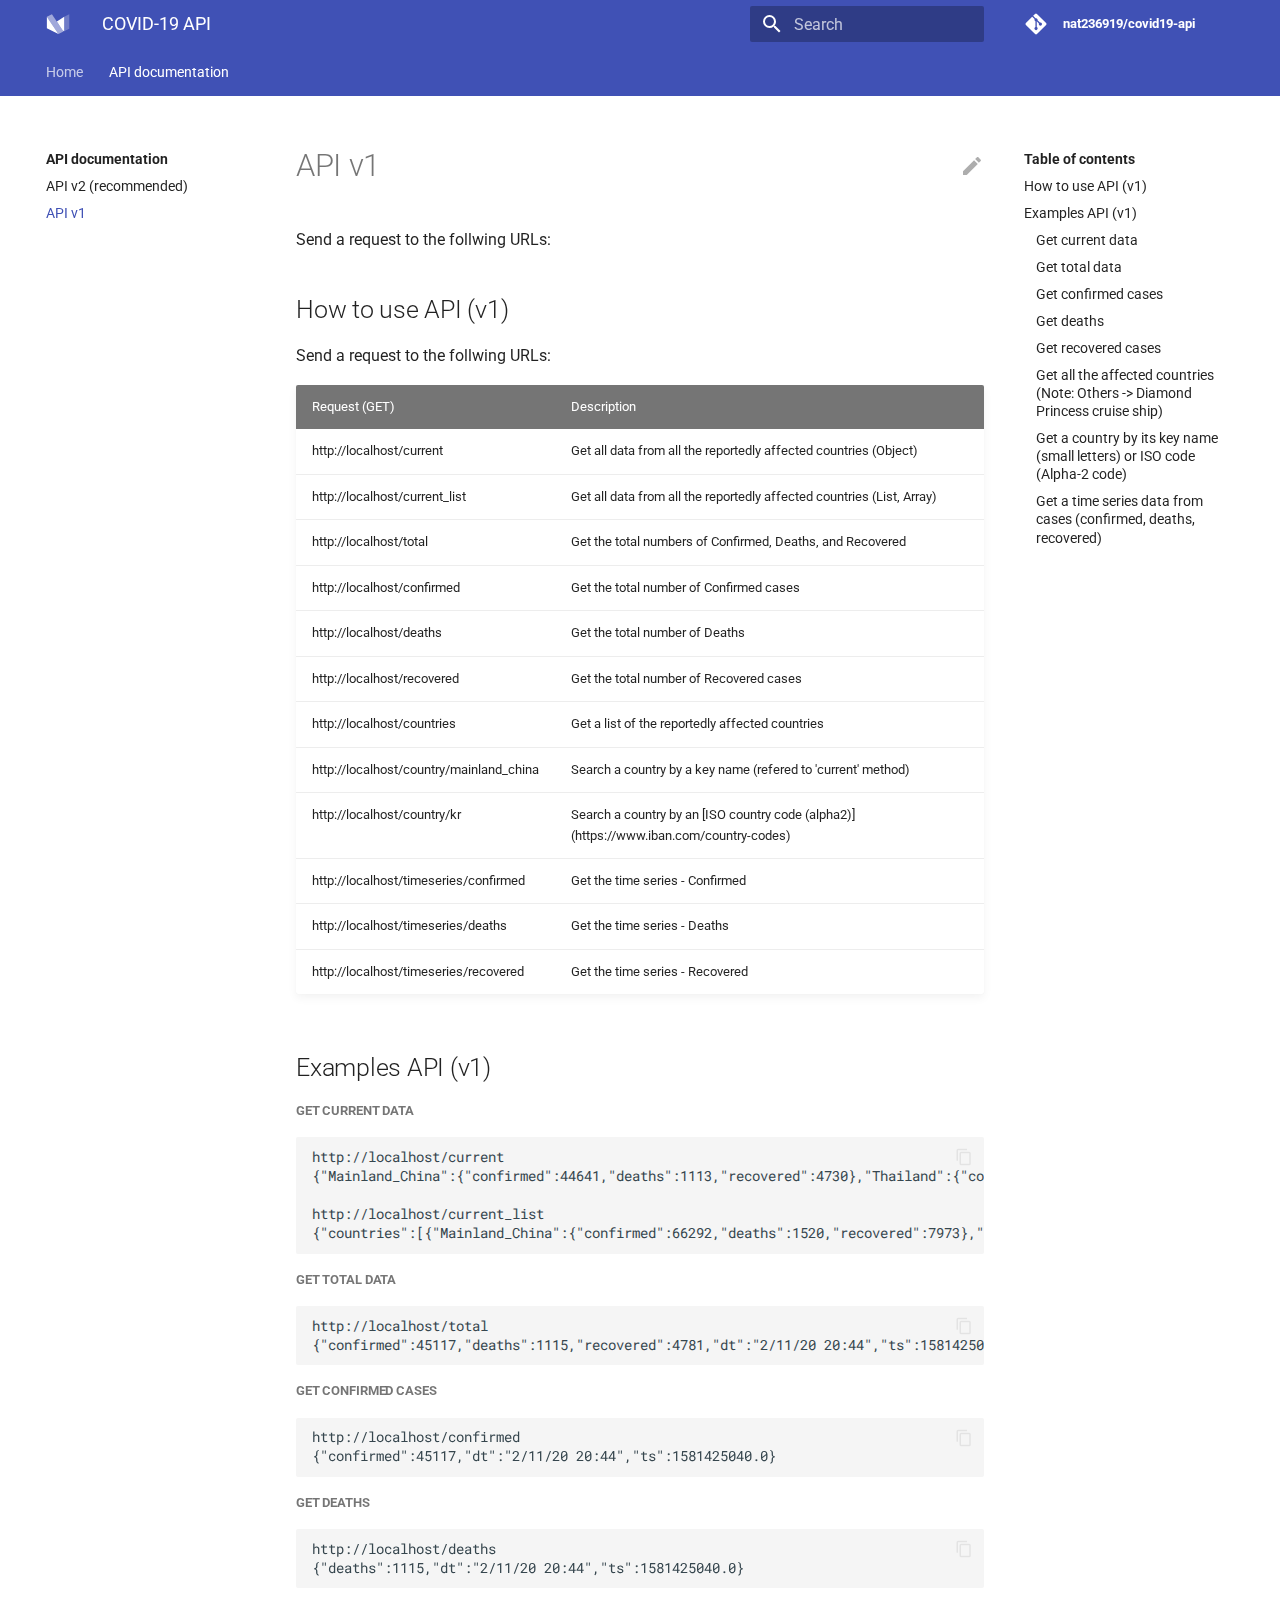
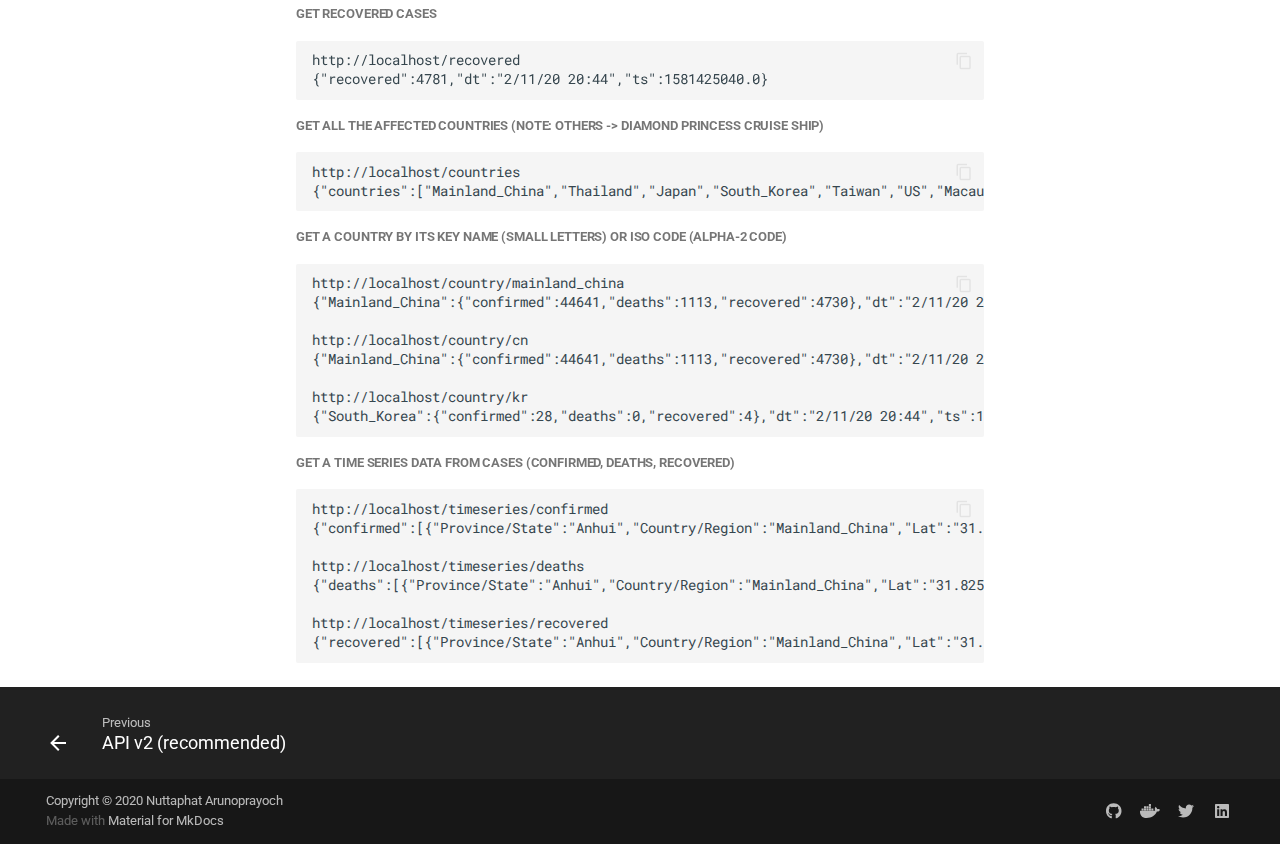
<file: api_docs/v1/index.html>
<!doctype html>
<html lang="en" class="no-js">
  <head>
    
      <meta charset="utf-8">
      <meta name="viewport" content="width=device-width,initial-scale=1">
      
        <meta name="description" content="Simply Fast API for covid-19 cases exploration">
      
      
        <link rel="canonical" href="https://nat236919.github.io/covid19-api/api_docs/v1/">
      
      
        <meta name="author" content="Nuttaphat Arunoprayoch">
      
      <link rel="shortcut icon" href="../../assets/favicon.png">
      <meta name="generator" content="mkdocs-1.1.2, mkdocs-material-5.3.0">
    
    
      
        <title>API v1 - COVID-19 API</title>
      
    
    
      <link rel="stylesheet" href="../../assets/stylesheets/main.545621a7.min.css">
      
        <link rel="stylesheet" href="../../assets/stylesheets/palette.36d1b78f.min.css">
      
      
        
        
        <meta name="theme-color" content="#3f51b5">
      
    
    
    
      
        <link href="https://fonts.gstatic.com" rel="preconnect" crossorigin>
        <link rel="stylesheet" href="https://fonts.googleapis.com/css?family=Roboto:300,400,400i,700%7CRoboto+Mono&display=fallback">
        <style>body,input{font-family:"Roboto",-apple-system,BlinkMacSystemFont,Helvetica,Arial,sans-serif}code,kbd,pre{font-family:"Roboto Mono",SFMono-Regular,Consolas,Menlo,monospace}</style>
      
    
    
    
    
      
        
<script>window.ga=window.ga||function(){(ga.q=ga.q||[]).push(arguments)},ga.l=+new Date,ga("create","UA-125164332-2","auto"),ga("set","anonymizeIp",!0),ga("send","pageview"),document.addEventListener("DOMContentLoaded",function(){document.forms.search&&document.forms.search.query.addEventListener("blur",function(){if(this.value){var e=document.location.pathname;ga("send","pageview",e+"?q="+this.value)}})}),document.addEventListener("DOMContentSwitch",function(){ga("send","pageview")})</script>
<script async src="https://www.google-analytics.com/analytics.js"></script>
      
    
    
  </head>
  
  
    
    
    
    <body dir="ltr" data-md-color-scheme="default" data-md-color-primary="indigo" data-md-color-accent="indigo">
  
    
    <input class="md-toggle" data-md-toggle="drawer" type="checkbox" id="__drawer" autocomplete="off">
    <input class="md-toggle" data-md-toggle="search" type="checkbox" id="__search" autocomplete="off">
    <label class="md-overlay" for="__drawer"></label>
    <div data-md-component="skip">
      
        
        <a href="#how-to-use-api-v1" class="md-skip">
          Skip to content
        </a>
      
    </div>
    <div data-md-component="announce">
      
    </div>
    
      <header class="md-header" data-md-component="header">
  <nav class="md-header-nav md-grid" aria-label="Header">
    <a href="https://nat236919.github.io/covid19-api/" title="COVID-19 API" class="md-header-nav__button md-logo" aria-label="COVID-19 API">
      
  
  <svg xmlns="http://www.w3.org/2000/svg" viewBox="0 0 89 89"><path d="M3.136 17.387v42.932l42.932 21.467L3.136 17.387z"/><path d="M21.91 8l42.933 64.398-18.775 9.388L3.136 17.387 21.91 8z" fill-opacity=".5"/><path d="M67.535 17.387L40.273 35.543l21.878 32.818 5.384 2.691V17.387z"/><path d="M67.535 17.387v53.666l18.774-9.388V8l-18.774 9.387z" fill-opacity=".25"/></svg>

    </a>
    <label class="md-header-nav__button md-icon" for="__drawer">
      <svg xmlns="http://www.w3.org/2000/svg" viewBox="0 0 24 24"><path d="M3 6h18v2H3V6m0 5h18v2H3v-2m0 5h18v2H3v-2z"/></svg>
    </label>
    <div class="md-header-nav__title" data-md-component="header-title">
      
        <div class="md-header-nav__ellipsis">
          <span class="md-header-nav__topic md-ellipsis">
            COVID-19 API
          </span>
          <span class="md-header-nav__topic md-ellipsis">
            
              API v1
            
          </span>
        </div>
      
    </div>
    
      <label class="md-header-nav__button md-icon" for="__search">
        <svg xmlns="http://www.w3.org/2000/svg" viewBox="0 0 24 24"><path d="M9.5 3A6.5 6.5 0 0116 9.5c0 1.61-.59 3.09-1.56 4.23l.27.27h.79l5 5-1.5 1.5-5-5v-.79l-.27-.27A6.516 6.516 0 019.5 16 6.5 6.5 0 013 9.5 6.5 6.5 0 019.5 3m0 2C7 5 5 7 5 9.5S7 14 9.5 14 14 12 14 9.5 12 5 9.5 5z"/></svg>
      </label>
      
<div class="md-search" data-md-component="search" role="dialog">
  <label class="md-search__overlay" for="__search"></label>
  <div class="md-search__inner" role="search">
    <form class="md-search__form" name="search">
      <input type="text" class="md-search__input" name="query" aria-label="Search" placeholder="Search" autocapitalize="off" autocorrect="off" autocomplete="off" spellcheck="false" data-md-component="search-query" data-md-state="active">
      <label class="md-search__icon md-icon" for="__search">
        <svg xmlns="http://www.w3.org/2000/svg" viewBox="0 0 24 24"><path d="M9.5 3A6.5 6.5 0 0116 9.5c0 1.61-.59 3.09-1.56 4.23l.27.27h.79l5 5-1.5 1.5-5-5v-.79l-.27-.27A6.516 6.516 0 019.5 16 6.5 6.5 0 013 9.5 6.5 6.5 0 019.5 3m0 2C7 5 5 7 5 9.5S7 14 9.5 14 14 12 14 9.5 12 5 9.5 5z"/></svg>
        <svg xmlns="http://www.w3.org/2000/svg" viewBox="0 0 24 24"><path d="M20 11v2H8l5.5 5.5-1.42 1.42L4.16 12l7.92-7.92L13.5 5.5 8 11h12z"/></svg>
      </label>
      <button type="reset" class="md-search__icon md-icon" aria-label="Clear" data-md-component="search-reset" tabindex="-1">
        <svg xmlns="http://www.w3.org/2000/svg" viewBox="0 0 24 24"><path d="M19 6.41L17.59 5 12 10.59 6.41 5 5 6.41 10.59 12 5 17.59 6.41 19 12 13.41 17.59 19 19 17.59 13.41 12 19 6.41z"/></svg>
      </button>
    </form>
    <div class="md-search__output">
      <div class="md-search__scrollwrap" data-md-scrollfix>
        <div class="md-search-result" data-md-component="search-result">
          <div class="md-search-result__meta">
            Initializing search
          </div>
          <ol class="md-search-result__list"></ol>
        </div>
      </div>
    </div>
  </div>
</div>
    
    
      <div class="md-header-nav__source">
        
<a href="https://github.com/nat236919/covid19-api/" title="Go to repository" class="md-source">
  <div class="md-source__icon md-icon">
    
    <svg xmlns="http://www.w3.org/2000/svg" viewBox="0 0 448 512"><path d="M439.55 236.05L244 40.45a28.87 28.87 0 00-40.81 0l-40.66 40.63 51.52 51.52c27.06-9.14 52.68 16.77 43.39 43.68l49.66 49.66c34.23-11.8 61.18 31 35.47 56.69-26.49 26.49-70.21-2.87-56-37.34L240.22 199v121.85c25.3 12.54 22.26 41.85 9.08 55a34.34 34.34 0 01-48.55 0c-17.57-17.6-11.07-46.91 11.25-56v-123c-20.8-8.51-24.6-30.74-18.64-45L142.57 101 8.45 235.14a28.86 28.86 0 000 40.81l195.61 195.6a28.86 28.86 0 0040.8 0l194.69-194.69a28.86 28.86 0 000-40.81z"/></svg>
  </div>
  <div class="md-source__repository">
    nat236919/covid19-api
  </div>
</a>
      </div>
    
  </nav>
</header>
    
    <div class="md-container" data-md-component="container">
      
        
      
      
        
          

  

<nav class="md-tabs md-tabs--active" aria-label="Tabs" data-md-component="tabs">
  <div class="md-tabs__inner md-grid">
    <ul class="md-tabs__list">
      
        
  <li class="md-tabs__item">
    
      <a href="../.." class="md-tabs__link">
        Home
      </a>
    
  </li>

      
        
      
        
  
  
    <li class="md-tabs__item">
      
        <a href="../v2/" class="md-tabs__link md-tabs__link--active">
          API documentation
        </a>
      
    </li>
  

      
    </ul>
  </div>
</nav>
        
      
      <main class="md-main" data-md-component="main">
        <div class="md-main__inner md-grid">
          
            
              <div class="md-sidebar md-sidebar--primary" data-md-component="navigation">
                <div class="md-sidebar__scrollwrap">
                  <div class="md-sidebar__inner">
                    <nav class="md-nav md-nav--primary" aria-label="Navigation" data-md-level="0">
  <label class="md-nav__title" for="__drawer">
    <a href="https://nat236919.github.io/covid19-api/" title="COVID-19 API" class="md-nav__button md-logo" aria-label="COVID-19 API">
      
  
  <svg xmlns="http://www.w3.org/2000/svg" viewBox="0 0 89 89"><path d="M3.136 17.387v42.932l42.932 21.467L3.136 17.387z"/><path d="M21.91 8l42.933 64.398-18.775 9.388L3.136 17.387 21.91 8z" fill-opacity=".5"/><path d="M67.535 17.387L40.273 35.543l21.878 32.818 5.384 2.691V17.387z"/><path d="M67.535 17.387v53.666l18.774-9.388V8l-18.774 9.387z" fill-opacity=".25"/></svg>

    </a>
    COVID-19 API
  </label>
  
    <div class="md-nav__source">
      
<a href="https://github.com/nat236919/covid19-api/" title="Go to repository" class="md-source">
  <div class="md-source__icon md-icon">
    
    <svg xmlns="http://www.w3.org/2000/svg" viewBox="0 0 448 512"><path d="M439.55 236.05L244 40.45a28.87 28.87 0 00-40.81 0l-40.66 40.63 51.52 51.52c27.06-9.14 52.68 16.77 43.39 43.68l49.66 49.66c34.23-11.8 61.18 31 35.47 56.69-26.49 26.49-70.21-2.87-56-37.34L240.22 199v121.85c25.3 12.54 22.26 41.85 9.08 55a34.34 34.34 0 01-48.55 0c-17.57-17.6-11.07-46.91 11.25-56v-123c-20.8-8.51-24.6-30.74-18.64-45L142.57 101 8.45 235.14a28.86 28.86 0 000 40.81l195.61 195.6a28.86 28.86 0 0040.8 0l194.69-194.69a28.86 28.86 0 000-40.81z"/></svg>
  </div>
  <div class="md-source__repository">
    nat236919/covid19-api
  </div>
</a>
    </div>
  
  <ul class="md-nav__list" data-md-scrollfix>
    
      
      
      


  <li class="md-nav__item">
    <a href="../.." title="Home" class="md-nav__link">
      Home
    </a>
  </li>

    
      
      
      


  <li class="md-nav__item">
    <a href="../../installation/" title="Installation" class="md-nav__link">
      Installation
    </a>
  </li>

    
      
      
      

  


  <li class="md-nav__item md-nav__item--active md-nav__item--nested">
    
      <input class="md-nav__toggle md-toggle" data-md-toggle="nav-3" type="checkbox" id="nav-3" checked>
    
    <label class="md-nav__link" for="nav-3">
      API documentation
      <span class="md-nav__icon md-icon">
        <svg xmlns="http://www.w3.org/2000/svg" viewBox="0 0 24 24"><path d="M8.59 16.58L13.17 12 8.59 7.41 10 6l6 6-6 6-1.41-1.42z"/></svg>
      </span>
    </label>
    <nav class="md-nav" aria-label="API documentation" data-md-level="1">
      <label class="md-nav__title" for="nav-3">
        <span class="md-nav__icon md-icon">
          <svg xmlns="http://www.w3.org/2000/svg" viewBox="0 0 24 24"><path d="M20 11v2H8l5.5 5.5-1.42 1.42L4.16 12l7.92-7.92L13.5 5.5 8 11h12z"/></svg>
        </span>
        API documentation
      </label>
      <ul class="md-nav__list" data-md-scrollfix>
        
        
          
          
          


  <li class="md-nav__item">
    <a href="../v2/" title="API v2 (recommended)" class="md-nav__link">
      API v2 (recommended)
    </a>
  </li>

        
          
          
          

  


  <li class="md-nav__item md-nav__item--active">
    
    <input class="md-nav__toggle md-toggle" data-md-toggle="toc" type="checkbox" id="__toc">
    
    
      <label class="md-nav__link md-nav__link--active" for="__toc">
        API v1
        <span class="md-nav__icon md-icon">
          <svg xmlns="http://www.w3.org/2000/svg" viewBox="0 0 24 24"><path d="M3 9h14V7H3v2m0 4h14v-2H3v2m0 4h14v-2H3v2m16 0h2v-2h-2v2m0-10v2h2V7h-2m0 6h2v-2h-2v2z"/></svg>
        </span>
      </label>
    
    <a href="./" title="API v1" class="md-nav__link md-nav__link--active">
      API v1
    </a>
    
      
<nav class="md-nav md-nav--secondary" aria-label="Table of contents">
  
  
  
    <label class="md-nav__title" for="__toc">
      <span class="md-nav__icon md-icon">
        <svg xmlns="http://www.w3.org/2000/svg" viewBox="0 0 24 24"><path d="M20 11v2H8l5.5 5.5-1.42 1.42L4.16 12l7.92-7.92L13.5 5.5 8 11h12z"/></svg>
      </span>
      Table of contents
    </label>
    <ul class="md-nav__list" data-md-scrollfix>
      
        <li class="md-nav__item">
  <a href="#how-to-use-api-v1" class="md-nav__link">
    How to use API (v1)
  </a>
  
</li>
      
        <li class="md-nav__item">
  <a href="#examples-api-v1" class="md-nav__link">
    Examples API (v1)
  </a>
  
    <nav class="md-nav" aria-label="Examples API (v1)">
      <ul class="md-nav__list">
        
          <li class="md-nav__item">
  <a href="#get-current-data" class="md-nav__link">
    Get current data
  </a>
  
</li>
        
          <li class="md-nav__item">
  <a href="#get-total-data" class="md-nav__link">
    Get total data
  </a>
  
</li>
        
          <li class="md-nav__item">
  <a href="#get-confirmed-cases" class="md-nav__link">
    Get confirmed cases
  </a>
  
</li>
        
          <li class="md-nav__item">
  <a href="#get-deaths" class="md-nav__link">
    Get deaths
  </a>
  
</li>
        
          <li class="md-nav__item">
  <a href="#get-recovered-cases" class="md-nav__link">
    Get recovered cases
  </a>
  
</li>
        
          <li class="md-nav__item">
  <a href="#get-all-the-affected-countries-note-others-diamond-princess-cruise-ship" class="md-nav__link">
    Get all the affected countries (Note: Others -&gt; Diamond Princess cruise ship)
  </a>
  
</li>
        
          <li class="md-nav__item">
  <a href="#get-a-country-by-its-key-name-small-letters-or-iso-code-alpha-2-code" class="md-nav__link">
    Get a country by its key name (small letters) or ISO code (Alpha-2 code)
  </a>
  
</li>
        
          <li class="md-nav__item">
  <a href="#get-a-time-series-data-from-cases-confirmed-deaths-recovered" class="md-nav__link">
    Get a time series data from cases (confirmed, deaths, recovered)
  </a>
  
</li>
        
      </ul>
    </nav>
  
</li>
      
    </ul>
  
</nav>
    
  </li>

        
      </ul>
    </nav>
  </li>

    
  </ul>
</nav>
                  </div>
                </div>
              </div>
            
            
              <div class="md-sidebar md-sidebar--secondary" data-md-component="toc">
                <div class="md-sidebar__scrollwrap">
                  <div class="md-sidebar__inner">
                    
<nav class="md-nav md-nav--secondary" aria-label="Table of contents">
  
  
  
    <label class="md-nav__title" for="__toc">
      <span class="md-nav__icon md-icon">
        <svg xmlns="http://www.w3.org/2000/svg" viewBox="0 0 24 24"><path d="M20 11v2H8l5.5 5.5-1.42 1.42L4.16 12l7.92-7.92L13.5 5.5 8 11h12z"/></svg>
      </span>
      Table of contents
    </label>
    <ul class="md-nav__list" data-md-scrollfix>
      
        <li class="md-nav__item">
  <a href="#how-to-use-api-v1" class="md-nav__link">
    How to use API (v1)
  </a>
  
</li>
      
        <li class="md-nav__item">
  <a href="#examples-api-v1" class="md-nav__link">
    Examples API (v1)
  </a>
  
    <nav class="md-nav" aria-label="Examples API (v1)">
      <ul class="md-nav__list">
        
          <li class="md-nav__item">
  <a href="#get-current-data" class="md-nav__link">
    Get current data
  </a>
  
</li>
        
          <li class="md-nav__item">
  <a href="#get-total-data" class="md-nav__link">
    Get total data
  </a>
  
</li>
        
          <li class="md-nav__item">
  <a href="#get-confirmed-cases" class="md-nav__link">
    Get confirmed cases
  </a>
  
</li>
        
          <li class="md-nav__item">
  <a href="#get-deaths" class="md-nav__link">
    Get deaths
  </a>
  
</li>
        
          <li class="md-nav__item">
  <a href="#get-recovered-cases" class="md-nav__link">
    Get recovered cases
  </a>
  
</li>
        
          <li class="md-nav__item">
  <a href="#get-all-the-affected-countries-note-others-diamond-princess-cruise-ship" class="md-nav__link">
    Get all the affected countries (Note: Others -&gt; Diamond Princess cruise ship)
  </a>
  
</li>
        
          <li class="md-nav__item">
  <a href="#get-a-country-by-its-key-name-small-letters-or-iso-code-alpha-2-code" class="md-nav__link">
    Get a country by its key name (small letters) or ISO code (Alpha-2 code)
  </a>
  
</li>
        
          <li class="md-nav__item">
  <a href="#get-a-time-series-data-from-cases-confirmed-deaths-recovered" class="md-nav__link">
    Get a time series data from cases (confirmed, deaths, recovered)
  </a>
  
</li>
        
      </ul>
    </nav>
  
</li>
      
    </ul>
  
</nav>
                  </div>
                </div>
              </div>
            
          
          <div class="md-content">
            <article class="md-content__inner md-typeset">
              
                
                  <a href="https://github.com/nat236919/covid19-api/edit/master/docs/api_docs/v1.md" title="Edit this page" class="md-content__button md-icon">
                    <svg xmlns="http://www.w3.org/2000/svg" viewBox="0 0 24 24"><path d="M20.71 7.04c.39-.39.39-1.04 0-1.41l-2.34-2.34c-.37-.39-1.02-.39-1.41 0l-1.84 1.83 3.75 3.75M3 17.25V21h3.75L17.81 9.93l-3.75-3.75L3 17.25z"/></svg>
                  </a>
                
                
                  
                
                
                  <h1>API v1</h1>
                
                <p>Send a request to the follwing URLs:</p>
<h2 id="how-to-use-api-v1">How to use API (v1)</h2>
<p>Send a request to the follwing URLs:</p>
<table>
<thead>
<tr>
<th>Request (GET)</th>
<th>Description</th>
</tr>
</thead>
<tbody>
<tr>
<td>http://localhost/current</td>
<td>Get all data from all the reportedly affected countries (Object)</td>
</tr>
<tr>
<td>http://localhost/current_list</td>
<td>Get all data from all the reportedly affected countries (List, Array)</td>
</tr>
<tr>
<td>http://localhost/total</td>
<td>Get the total numbers of Confirmed, Deaths, and Recovered</td>
</tr>
<tr>
<td>http://localhost/confirmed</td>
<td>Get the total number of Confirmed cases</td>
</tr>
<tr>
<td>http://localhost/deaths</td>
<td>Get the total number of Deaths</td>
</tr>
<tr>
<td>http://localhost/recovered</td>
<td>Get the total number of Recovered cases</td>
</tr>
<tr>
<td>http://localhost/countries</td>
<td>Get a list of the reportedly affected countries</td>
</tr>
<tr>
<td>http://localhost/country/mainland_china</td>
<td>Search a country by a key name (refered to 'current' method)</td>
</tr>
<tr>
<td>http://localhost/country/kr</td>
<td>Search a country by an [ISO country code (alpha2)] (https://www.iban.com/country-codes)</td>
</tr>
<tr>
<td>http://localhost/timeseries/confirmed</td>
<td>Get the time series - Confirmed</td>
</tr>
<tr>
<td>http://localhost/timeseries/deaths</td>
<td>Get the time series - Deaths</td>
</tr>
<tr>
<td>http://localhost/timeseries/recovered</td>
<td>Get the time series - Recovered</td>
</tr>
</tbody>
</table>
<h2 id="examples-api-v1">Examples API (v1)</h2>
<h5 id="get-current-data">Get current data</h5>
<pre><code class="json">http://localhost/current
{&quot;Mainland_China&quot;:{&quot;confirmed&quot;:44641,&quot;deaths&quot;:1113,&quot;recovered&quot;:4730},&quot;Thailand&quot;:{&quot;confirmed&quot;:33,&quot;deaths&quot;:0,&quot;recovered&quot;:10},&quot;Japan&quot;:{&quot;confirmed&quot;:26,&quot;deaths&quot;:0,&quot;recovered&quot;:9},&quot;South_Korea&quot;:{&quot;confirmed&quot;:28,&quot;deaths&quot;:0,&quot;recovered&quot;:4},&quot;Taiwan&quot;:{&quot;confirmed&quot;:18,&quot;deaths&quot;:0,&quot;recovered&quot;:1},&quot;US&quot;:{&quot;confirmed&quot;:13,&quot;deaths&quot;:0,&quot;recovered&quot;:3},&quot;Macau&quot;:{&quot;confirmed&quot;:10,&quot;deaths&quot;:0,&quot;recovered&quot;:1},&quot;Hong_Kong&quot;:{&quot;confirmed&quot;:49,&quot;deaths&quot;:1,&quot;recovered&quot;:0},&quot;Singapore&quot;:{&quot;confirmed&quot;:47,&quot;deaths&quot;:0,&quot;recovered&quot;:9},&quot;Vietnam&quot;:{&quot;confirmed&quot;:15,&quot;deaths&quot;:0,&quot;recovered&quot;:6},&quot;France&quot;:{&quot;confirmed&quot;:11,&quot;deaths&quot;:0,&quot;recovered&quot;:0},&quot;Nepal&quot;:{&quot;confirmed&quot;:1,&quot;deaths&quot;:0,&quot;recovered&quot;:0},&quot;Malaysia&quot;:{&quot;confirmed&quot;:18,&quot;deaths&quot;:0,&quot;recovered&quot;:3},&quot;Canada&quot;:{&quot;confirmed&quot;:7,&quot;deaths&quot;:0,&quot;recovered&quot;:0},&quot;Australia&quot;:{&quot;confirmed&quot;:15,&quot;deaths&quot;:0,&quot;recovered&quot;:2},&quot;Cambodia&quot;:{&quot;confirmed&quot;:1,&quot;deaths&quot;:0,&quot;recovered&quot;:0},&quot;Sri_Lanka&quot;:{&quot;confirmed&quot;:1,&quot;deaths&quot;:0,&quot;recovered&quot;:1},&quot;Germany&quot;:{&quot;confirmed&quot;:16,&quot;deaths&quot;:0,&quot;recovered&quot;:0},&quot;Finland&quot;:{&quot;confirmed&quot;:1,&quot;deaths&quot;:0,&quot;recovered&quot;:1},&quot;United_Arab_Emirates&quot;:{&quot;confirmed&quot;:8,&quot;deaths&quot;:0,&quot;recovered&quot;:1},&quot;Philippines&quot;:{&quot;confirmed&quot;:3,&quot;deaths&quot;:1,&quot;recovered&quot;:0},&quot;India&quot;:{&quot;confirmed&quot;:3,&quot;deaths&quot;:0,&quot;recovered&quot;:0},&quot;Italy&quot;:{&quot;confirmed&quot;:3,&quot;deaths&quot;:0,&quot;recovered&quot;:0},&quot;UK&quot;:{&quot;confirmed&quot;:8,&quot;deaths&quot;:0,&quot;recovered&quot;:0},&quot;Russia&quot;:{&quot;confirmed&quot;:2,&quot;deaths&quot;:0,&quot;recovered&quot;:0},&quot;Sweden&quot;:{&quot;confirmed&quot;:1,&quot;deaths&quot;:0,&quot;recovered&quot;:0},&quot;Spain&quot;:{&quot;confirmed&quot;:2,&quot;deaths&quot;:0,&quot;recovered&quot;:0},&quot;Belgium&quot;:{&quot;confirmed&quot;:1,&quot;deaths&quot;:0,&quot;recovered&quot;:0},&quot;Others&quot;:{&quot;confirmed&quot;:135,&quot;deaths&quot;:0,&quot;recovered&quot;:0},&quot;dt&quot;:&quot;2/11/20 20:44&quot;,&quot;ts&quot;:1581425040.0}

http://localhost/current_list
{&quot;countries&quot;:[{&quot;Mainland_China&quot;:{&quot;confirmed&quot;:66292,&quot;deaths&quot;:1520,&quot;recovered&quot;:7973},&quot;Thailand&quot;:{&quot;confirmed&quot;:33,&quot;deaths&quot;:0,&quot;recovered&quot;:12},&quot;Japan&quot;:{&quot;confirmed&quot;:29,&quot;deaths&quot;:1,&quot;recovered&quot;:9},&quot;South_Korea&quot;:{&quot;confirmed&quot;:28,&quot;deaths&quot;:0,&quot;recovered&quot;:7},&quot;Taiwan&quot;:{&quot;confirmed&quot;:18,&quot;deaths&quot;:0,&quot;recovered&quot;:2},&quot;US&quot;:{&quot;confirmed&quot;:15,&quot;deaths&quot;:0,&quot;recovered&quot;:3},&quot;Macau&quot;:{&quot;confirmed&quot;:10,&quot;deaths&quot;:0,&quot;recovered&quot;:3},&quot;Hong_Kong&quot;:{&quot;confirmed&quot;:56,&quot;deaths&quot;:1,&quot;recovered&quot;:1},&quot;Singapore&quot;:{&quot;confirmed&quot;:67,&quot;deaths&quot;:0,&quot;recovered&quot;:17},&quot;Vietnam&quot;:{&quot;confirmed&quot;:16,&quot;deaths&quot;:0,&quot;recovered&quot;:7},&quot;France&quot;:{&quot;confirmed&quot;:11,&quot;deaths&quot;:0,&quot;recovered&quot;:2},&quot;Nepal&quot;:{&quot;confirmed&quot;:1,&quot;deaths&quot;:0,&quot;recovered&quot;:1},&quot;Malaysia&quot;:{&quot;confirmed&quot;:19,&quot;deaths&quot;:0,&quot;recovered&quot;:3},&quot;Canada&quot;:{&quot;confirmed&quot;:7,&quot;deaths&quot;:0,&quot;recovered&quot;:1},&quot;Australia&quot;:{&quot;confirmed&quot;:15,&quot;deaths&quot;:0,&quot;recovered&quot;:8},&quot;Cambodia&quot;:{&quot;confirmed&quot;:1,&quot;deaths&quot;:0,&quot;recovered&quot;:1},&quot;Sri_Lanka&quot;:{&quot;confirmed&quot;:1,&quot;deaths&quot;:0,&quot;recovered&quot;:1},&quot;Germany&quot;:{&quot;confirmed&quot;:16,&quot;deaths&quot;:0,&quot;recovered&quot;:1},&quot;Finland&quot;:{&quot;confirmed&quot;:1,&quot;deaths&quot;:0,&quot;recovered&quot;:1},&quot;United_Arab_Emirates&quot;:{&quot;confirmed&quot;:8,&quot;deaths&quot;:0,&quot;recovered&quot;:1},&quot;Philippines&quot;:{&quot;confirmed&quot;:3,&quot;deaths&quot;:1,&quot;recovered&quot;:1},&quot;India&quot;:{&quot;confirmed&quot;:3,&quot;deaths&quot;:0,&quot;recovered&quot;:0},&quot;Italy&quot;:{&quot;confirmed&quot;:3,&quot;deaths&quot;:0,&quot;recovered&quot;:0},&quot;UK&quot;:{&quot;confirmed&quot;:9,&quot;deaths&quot;:0,&quot;recovered&quot;:1},&quot;Russia&quot;:{&quot;confirmed&quot;:2,&quot;deaths&quot;:0,&quot;recovered&quot;:2},&quot;Sweden&quot;:{&quot;confirmed&quot;:1,&quot;deaths&quot;:0,&quot;recovered&quot;:0},&quot;Spain&quot;:{&quot;confirmed&quot;:2,&quot;deaths&quot;:0,&quot;recovered&quot;:0},&quot;Belgium&quot;:{&quot;confirmed&quot;:1,&quot;deaths&quot;:0,&quot;recovered&quot;:0},&quot;Others&quot;:{&quot;confirmed&quot;:218,&quot;deaths&quot;:0,&quot;recovered&quot;:0},&quot;Egypt&quot;:{&quot;confirmed&quot;:1,&quot;deaths&quot;:0,&quot;recovered&quot;:0}}],&quot;dt&quot;:&quot;2/14/20&quot;,&quot;ts&quot;:1581609600.0}
</code></pre>

<h5 id="get-total-data">Get total data</h5>
<pre><code class="json">http://localhost/total
{&quot;confirmed&quot;:45117,&quot;deaths&quot;:1115,&quot;recovered&quot;:4781,&quot;dt&quot;:&quot;2/11/20 20:44&quot;,&quot;ts&quot;:1581425040.0}
</code></pre>

<h5 id="get-confirmed-cases">Get confirmed cases</h5>
<pre><code class="json">http://localhost/confirmed
{&quot;confirmed&quot;:45117,&quot;dt&quot;:&quot;2/11/20 20:44&quot;,&quot;ts&quot;:1581425040.0}
</code></pre>

<h5 id="get-deaths">Get deaths</h5>
<pre><code class="json">http://localhost/deaths
{&quot;deaths&quot;:1115,&quot;dt&quot;:&quot;2/11/20 20:44&quot;,&quot;ts&quot;:1581425040.0}
</code></pre>

<h5 id="get-recovered-cases">Get recovered cases</h5>
<pre><code class="json">http://localhost/recovered
{&quot;recovered&quot;:4781,&quot;dt&quot;:&quot;2/11/20 20:44&quot;,&quot;ts&quot;:1581425040.0}
</code></pre>

<h5 id="get-all-the-affected-countries-note-others-diamond-princess-cruise-ship">Get all the affected countries (Note: Others -&gt; Diamond Princess cruise ship)</h5>
<pre><code class="json">http://localhost/countries
{&quot;countries&quot;:[&quot;Mainland_China&quot;,&quot;Thailand&quot;,&quot;Japan&quot;,&quot;South_Korea&quot;,&quot;Taiwan&quot;,&quot;US&quot;,&quot;Macau&quot;,&quot;Hong_Kong&quot;,&quot;Singapore&quot;,&quot;Vietnam&quot;,&quot;France&quot;,&quot;Nepal&quot;,&quot;Malaysia&quot;,&quot;Canada&quot;,&quot;Australia&quot;,&quot;Cambodia&quot;,&quot;Sri_Lanka&quot;,&quot;Germany&quot;,&quot;Finland&quot;,&quot;United_Arab_Emirates&quot;,&quot;Philippines&quot;,&quot;India&quot;,&quot;Italy&quot;,&quot;UK&quot;,&quot;Russia&quot;,&quot;Sweden&quot;,&quot;Spain&quot;,&quot;Belgium&quot;,&quot;Others&quot;],&quot;dt&quot;:&quot;2/11/20 20:44&quot;,&quot;ts&quot;:1581425040.0}
</code></pre>

<h5 id="get-a-country-by-its-key-name-small-letters-or-iso-code-alpha-2-code">Get a country by its key name (small letters) or ISO code (Alpha-2 code)</h5>
<pre><code class="json">http://localhost/country/mainland_china
{&quot;Mainland_China&quot;:{&quot;confirmed&quot;:44641,&quot;deaths&quot;:1113,&quot;recovered&quot;:4730},&quot;dt&quot;:&quot;2/11/20 20:44&quot;,&quot;ts&quot;:1581425040.0}

http://localhost/country/cn
{&quot;Mainland_China&quot;:{&quot;confirmed&quot;:44641,&quot;deaths&quot;:1113,&quot;recovered&quot;:4730},&quot;dt&quot;:&quot;2/11/20 20:44&quot;,&quot;ts&quot;:1581425040.0}

http://localhost/country/kr
{&quot;South_Korea&quot;:{&quot;confirmed&quot;:28,&quot;deaths&quot;:0,&quot;recovered&quot;:4},&quot;dt&quot;:&quot;2/11/20 20:44&quot;,&quot;ts&quot;:1581425040.0}
</code></pre>

<h5 id="get-a-time-series-data-from-cases-confirmed-deaths-recovered">Get a time series data from cases (confirmed, deaths, recovered)</h5>
<pre><code class="json">http://localhost/timeseries/confirmed
{&quot;confirmed&quot;:[{&quot;Province/State&quot;:&quot;Anhui&quot;,&quot;Country/Region&quot;:&quot;Mainland_China&quot;,&quot;Lat&quot;:&quot;31.825709999999997&quot;,&quot;Long&quot;:&quot;117.2264&quot;,&quot;1/21/20 22:00&quot;:&quot;&quot;,&quot;1/22/20 12:00&quot;:&quot;1.0&quot;,&quot;1/23/20 12:00&quot;:&quot;9.0&quot;,&quot;1/24/20 0:00&quot;:&quot;15.0&quot;,&quot;1/24/20 12:00&quot;:&quot;15.0&quot;,&quot;1/25/20 0:00&quot;:&quot;39.0&quot;,&quot;1/25/20 12:00&quot;:&quot;39.0&quot;,&quot;1/25/20 22:00&quot;:&quot;60.0&quot;,&quot;1/26/20 11:00&quot;:&quot;60.0&quot;,&quot;1/26/20 23:00&quot;:&quot;70.0&quot;,&quot;1/27/20 9:00&quot;:&quot;70.0&quot;,&quot;1/27/20 19:00&quot;:&quot;70.0&quot;,&quot;1/27/20 20:30&quot;:&quot;106.0&quot;,&quot;1/28/20 13:00&quot;:&quot;106.0&quot;,&quot;1/28/20 18:00&quot;:&quot;106.0&quot;,&quot;1/28/20 23:00&quot;:&quot;152.0&quot;,&quot;1/29/20 13:30&quot;:&quot;152.0&quot;,&quot;1/29/20 14:30&quot;:&quot;152.0&quot;,&quot;1/29/20 21:00&quot;:&quot;200.0&quot;,&quot;1/30/20 11:00&quot;:&quot;200.0&quot;,&quot;1/31/20 14:00&quot;:&quot;237.0&quot;,&quot;2/1/20 10:00&quot;:&quot;297.0&quot;,&quot;2/2/20 21:00&quot;:&quot;408.0&quot;,&quot;2/3/20 21:00&quot;:&quot;480.0&quot;,&quot;2/4/20 9:40&quot;:&quot;480.0&quot;,&quot;2/4/20 22:00&quot;:&quot;530.0&quot;,&quot;2/5/20 9:00&quot;:&quot;530.0&quot;,&quot;2/5/20 23:00&quot;:&quot;591.0&quot;,&quot;2/6/20 9:00&quot;:&quot;591.0&quot;,&quot;2/6/20 14:20&quot;:&quot;591.0&quot;,&quot;2/7/20 20:13&quot;:&quot;665.0&quot;,&quot;2/7/20 22:50&quot;:&quot;733.0&quot;,&quot;2/8/20 10:24&quot;:&quot;733.0&quot;,&quot;2/8/20 23:04&quot;:&quot;779.0&quot;,&quot;2/9/20 10:30&quot;:&quot;779.0&quot;,&quot;2/9/20 23:20&quot;:&quot;830.0&quot;,&quot;2/10/20 10:30&quot;:&quot;830.0&quot;,&quot;2/10/20 19:30&quot;:&quot;830.0&quot;,&quot;2/11/20 10:50&quot;:&quot;860&quot;,&quot;2/11/20 20:44&quot;:&quot;889&quot;,&quot;2/12/20 10:20&quot;:&quot;889&quot;,&quot;2/12/20 22:00&quot;:&quot;910&quot;....n],&quot;dt&quot;:&quot;2/11/20 20:44&quot;,&quot;ts&quot;:1581425040.0}

http://localhost/timeseries/deaths
{&quot;deaths&quot;:[{&quot;Province/State&quot;:&quot;Anhui&quot;,&quot;Country/Region&quot;:&quot;Mainland_China&quot;,&quot;Lat&quot;:&quot;31.825709999999997&quot;,&quot;Long&quot;:&quot;117.2264&quot;,&quot;1/21/20 22:00&quot;:&quot;&quot;,&quot;1/22/20 12:00&quot;:&quot;&quot;,&quot;1/23/20 12:00&quot;:&quot;&quot;,&quot;1/24/20 0:00&quot;:&quot;&quot;,&quot;1/24/20 12:00&quot;:&quot;&quot;,&quot;1/25/20 0:00&quot;:&quot;&quot;,&quot;1/25/20 12:00&quot;:&quot;&quot;,&quot;1/25/20 22:00&quot;:&quot;&quot;,&quot;1/26/20 11:00&quot;:&quot;&quot;,&quot;1/26/20 23:00&quot;:&quot;&quot;,&quot;1/27/20 9:00&quot;:&quot;&quot;,&quot;1/27/20 19:00&quot;:&quot;&quot;,&quot;1/27/20 20:30&quot;:&quot;&quot;,&quot;1/28/20 13:00&quot;:&quot;&quot;,&quot;1/28/20 18:00&quot;:&quot;&quot;,&quot;1/28/20 23:00&quot;:&quot;&quot;,&quot;1/29/20 13:30&quot;:&quot;&quot;,&quot;1/29/20 14:30&quot;:&quot;&quot;,&quot;1/29/20 21:00&quot;:&quot;&quot;,&quot;1/30/20 11:00&quot;:&quot;&quot;,&quot;1/31/20 14:00&quot;:&quot;&quot;,&quot;2/1/20 10:00&quot;:&quot;&quot;,&quot;2/2/20 21:00&quot;:&quot;&quot;,&quot;2/3/20 21:00&quot;:&quot;&quot;,&quot;2/4/20 9:40&quot;:&quot;&quot;,&quot;2/4/20 22:00&quot;:&quot;&quot;,&quot;2/5/20 9:00&quot;:&quot;&quot;,&quot;2/5/20 23:00&quot;:&quot;&quot;,&quot;2/6/20 9:00&quot;:&quot;&quot;,&quot;2/6/20 14:20&quot;:&quot;&quot;,&quot;2/7/20 20:13&quot;:&quot;&quot;,&quot;2/7/20 22:50&quot;:&quot;&quot;,&quot;2/8/20 10:24&quot;:&quot;0.0&quot;,&quot;2/8/20 23:04&quot;:&quot;1.0&quot;,&quot;2/9/20 10:30&quot;:&quot;1.0&quot;,&quot;2/9/20 23:20&quot;:&quot;3.0&quot;,&quot;2/10/20 10:30&quot;:&quot;3.0&quot;,&quot;2/10/20 19:30&quot;:&quot;3.0&quot;,&quot;2/11/20 10:50&quot;:&quot;4&quot;,&quot;2/11/20 20:44&quot;:&quot;4&quot;,&quot;2/12/20 10:20&quot;:&quot;4&quot;,&quot;2/12/20 22:00&quot;:&quot;5&quot;...n],&quot;dt&quot;:&quot;2/11/20 20:44&quot;,&quot;ts&quot;:1581425040.0}

http://localhost/timeseries/recovered
{&quot;recovered&quot;:[{&quot;Province/State&quot;:&quot;Anhui&quot;,&quot;Country/Region&quot;:&quot;Mainland_China&quot;,&quot;Lat&quot;:&quot;31.825709999999997&quot;,&quot;Long&quot;:&quot;117.2264&quot;,&quot;1/21/20 22:00&quot;:&quot;&quot;,&quot;1/22/20 12:00&quot;:&quot;&quot;,&quot;1/23/20 12:00&quot;:&quot;&quot;,&quot;1/24/20 0:00&quot;:&quot;&quot;,&quot;1/24/20 12:00&quot;:&quot;&quot;,&quot;1/25/20 0:00&quot;:&quot;&quot;,&quot;1/25/20 12:00&quot;:&quot;&quot;,&quot;1/25/20 22:00&quot;:&quot;&quot;,&quot;1/26/20 11:00&quot;:&quot;&quot;,&quot;1/26/20 23:00&quot;:&quot;&quot;,&quot;1/27/20 9:00&quot;:&quot;&quot;,&quot;1/27/20 19:00&quot;:&quot;&quot;,&quot;1/27/20 20:30&quot;:&quot;&quot;,&quot;1/28/20 13:00&quot;:&quot;&quot;,&quot;1/28/20 18:00&quot;:&quot;&quot;,&quot;1/28/20 23:00&quot;:&quot;&quot;,&quot;1/29/20 13:30&quot;:&quot;2.0&quot;,&quot;1/29/20 14:30&quot;:&quot;2.0&quot;,&quot;1/29/20 21:00&quot;:&quot;2.0&quot;,&quot;1/30/20 11:00&quot;:&quot;2.0&quot;,&quot;1/31/20 14:00&quot;:&quot;3.0&quot;,&quot;2/1/20 10:00&quot;:&quot;5.0&quot;,&quot;2/2/20 21:00&quot;:&quot;7.0&quot;,&quot;2/3/20 21:00&quot;:&quot;14.0&quot;,&quot;2/4/20 9:40&quot;:&quot;14.0&quot;,&quot;2/4/20 22:00&quot;:&quot;20.0&quot;,&quot;2/5/20 9:00&quot;:&quot;23.0&quot;,&quot;2/5/20 23:00&quot;:&quot;23.0&quot;,&quot;2/6/20 9:00&quot;:&quot;34.0&quot;,&quot;2/6/20 14:20&quot;:&quot;34.0&quot;,&quot;2/7/20 20:13&quot;:&quot;47.0&quot;,&quot;2/7/20 22:50&quot;:&quot;47.0&quot;,&quot;2/8/20 10:24&quot;:&quot;59.0&quot;,&quot;2/8/20 23:04&quot;:&quot;59.0&quot;,&quot;2/9/20 10:30&quot;:&quot;72.0&quot;,&quot;2/9/20 23:20&quot;:&quot;73.0&quot;,&quot;2/10/20 10:30&quot;:&quot;88.0&quot;,&quot;2/10/20 19:30&quot;:&quot;88.0&quot;,&quot;2/11/20 10:50&quot;:&quot;105&quot;,&quot;2/11/20 20:44&quot;:&quot;108&quot;,&quot;2/12/20 10:20&quot;:&quot;127&quot;,&quot;2/12/20 22:00&quot;:&quot;128&quot;.....n],&quot;dt&quot;:&quot;2/11/20 20:44&quot;,&quot;ts&quot;:1581425040.0}
</code></pre>
                
              
              
                


              
            </article>
          </div>
        </div>
      </main>
      
        
<footer class="md-footer">
  
    <div class="md-footer-nav">
      <nav class="md-footer-nav__inner md-grid" aria-label="Footer">
        
          <a href="../v2/" title="API v2 (recommended)" class="md-footer-nav__link md-footer-nav__link--prev" rel="prev">
            <div class="md-footer-nav__button md-icon">
              <svg xmlns="http://www.w3.org/2000/svg" viewBox="0 0 24 24"><path d="M20 11v2H8l5.5 5.5-1.42 1.42L4.16 12l7.92-7.92L13.5 5.5 8 11h12z"/></svg>
            </div>
            <div class="md-footer-nav__title">
              <div class="md-ellipsis">
                <span class="md-footer-nav__direction">
                  Previous
                </span>
                API v2 (recommended)
              </div>
            </div>
          </a>
        
        
      </nav>
    </div>
  
  <div class="md-footer-meta md-typeset">
    <div class="md-footer-meta__inner md-grid">
      <div class="md-footer-copyright">
        
          <div class="md-footer-copyright__highlight">
            Copyright &copy; 2020 Nuttaphat Arunoprayoch
          </div>
        
        Made with
        <a href="https://squidfunk.github.io/mkdocs-material/" target="_blank" rel="noopener">
          Material for MkDocs
        </a>
      </div>
      
  <div class="md-footer-social">
    
      
      
        
        
      
      <a href="https://github.com/nat236919" target="_blank" rel="noopener" title="github.com" class="md-footer-social__link">
        <svg xmlns="http://www.w3.org/2000/svg" viewBox="0 0 496 512"><path d="M165.9 397.4c0 2-2.3 3.6-5.2 3.6-3.3.3-5.6-1.3-5.6-3.6 0-2 2.3-3.6 5.2-3.6 3-.3 5.6 1.3 5.6 3.6zm-31.1-4.5c-.7 2 1.3 4.3 4.3 4.9 2.6 1 5.6 0 6.2-2s-1.3-4.3-4.3-5.2c-2.6-.7-5.5.3-6.2 2.3zm44.2-1.7c-2.9.7-4.9 2.6-4.6 4.9.3 2 2.9 3.3 5.9 2.6 2.9-.7 4.9-2.6 4.6-4.6-.3-1.9-3-3.2-5.9-2.9zM244.8 8C106.1 8 0 113.3 0 252c0 110.9 69.8 205.8 169.5 239.2 12.8 2.3 17.3-5.6 17.3-12.1 0-6.2-.3-40.4-.3-61.4 0 0-70 15-84.7-29.8 0 0-11.4-29.1-27.8-36.6 0 0-22.9-15.7 1.6-15.4 0 0 24.9 2 38.6 25.8 21.9 38.6 58.6 27.5 72.9 20.9 2.3-16 8.8-27.1 16-33.7-55.9-6.2-112.3-14.3-112.3-110.5 0-27.5 7.6-41.3 23.6-58.9-2.6-6.5-11.1-33.3 2.6-67.9 20.9-6.5 69 27 69 27 20-5.6 41.5-8.5 62.8-8.5s42.8 2.9 62.8 8.5c0 0 48.1-33.6 69-27 13.7 34.7 5.2 61.4 2.6 67.9 16 17.7 25.8 31.5 25.8 58.9 0 96.5-58.9 104.2-114.8 110.5 9.2 7.9 17 22.9 17 46.4 0 33.7-.3 75.4-.3 83.6 0 6.5 4.6 14.4 17.3 12.1C428.2 457.8 496 362.9 496 252 496 113.3 383.5 8 244.8 8zM97.2 352.9c-1.3 1-1 3.3.7 5.2 1.6 1.6 3.9 2.3 5.2 1 1.3-1 1-3.3-.7-5.2-1.6-1.6-3.9-2.3-5.2-1zm-10.8-8.1c-.7 1.3.3 2.9 2.3 3.9 1.6 1 3.6.7 4.3-.7.7-1.3-.3-2.9-2.3-3.9-2-.6-3.6-.3-4.3.7zm32.4 35.6c-1.6 1.3-1 4.3 1.3 6.2 2.3 2.3 5.2 2.6 6.5 1 1.3-1.3.7-4.3-1.3-6.2-2.2-2.3-5.2-2.6-6.5-1zm-11.4-14.7c-1.6 1-1.6 3.6 0 5.9 1.6 2.3 4.3 3.3 5.6 2.3 1.6-1.3 1.6-3.9 0-6.2-1.4-2.3-4-3.3-5.6-2z"/></svg>
      </a>
    
      
      
        
        
      
      <a href="https://hub.docker.com/repository/docker/nat236919/covid19-api" target="_blank" rel="noopener" title="hub.docker.com" class="md-footer-social__link">
        <svg xmlns="http://www.w3.org/2000/svg" viewBox="0 0 640 512"><path d="M349.9 236.3h-66.1v-59.4h66.1v59.4zm0-204.3h-66.1v60.7h66.1V32zm78.2 144.8H362v59.4h66.1v-59.4zm-156.3-72.1h-66.1v60.1h66.1v-60.1zm78.1 0h-66.1v60.1h66.1v-60.1zm276.8 100c-14.4-9.7-47.6-13.2-73.1-8.4-3.3-24-16.7-44.9-41.1-63.7l-14-9.3-9.3 14c-18.4 27.8-23.4 73.6-3.7 103.8-8.7 4.7-25.8 11.1-48.4 10.7H2.4c-8.7 50.8 5.8 116.8 44 162.1 37.1 43.9 92.7 66.2 165.4 66.2 157.4 0 273.9-72.5 328.4-204.2 21.4.4 67.6.1 91.3-45.2 1.5-2.5 6.6-13.2 8.5-17.1l-13.3-8.9zm-511.1-27.9h-66v59.4h66.1v-59.4zm78.1 0h-66.1v59.4h66.1v-59.4zm78.1 0h-66.1v59.4h66.1v-59.4zm-78.1-72.1h-66.1v60.1h66.1v-60.1z"/></svg>
      </a>
    
      
      
        
        
      
      <a href="https://twitter.com/nat236919" target="_blank" rel="noopener" title="twitter.com" class="md-footer-social__link">
        <svg xmlns="http://www.w3.org/2000/svg" viewBox="0 0 512 512"><path d="M459.37 151.716c.325 4.548.325 9.097.325 13.645 0 138.72-105.583 298.558-298.558 298.558-59.452 0-114.68-17.219-161.137-47.106 8.447.974 16.568 1.299 25.34 1.299 49.055 0 94.213-16.568 130.274-44.832-46.132-.975-84.792-31.188-98.112-72.772 6.498.974 12.995 1.624 19.818 1.624 9.421 0 18.843-1.3 27.614-3.573-48.081-9.747-84.143-51.98-84.143-102.985v-1.299c13.969 7.797 30.214 12.67 47.431 13.319-28.264-18.843-46.781-51.005-46.781-87.391 0-19.492 5.197-37.36 14.294-52.954 51.655 63.675 129.3 105.258 216.365 109.807-1.624-7.797-2.599-15.918-2.599-24.04 0-57.828 46.782-104.934 104.934-104.934 30.213 0 57.502 12.67 76.67 33.137 23.715-4.548 46.456-13.32 66.599-25.34-7.798 24.366-24.366 44.833-46.132 57.827 21.117-2.273 41.584-8.122 60.426-16.243-14.292 20.791-32.161 39.308-52.628 54.253z"/></svg>
      </a>
    
      
      
        
        
      
      <a href="https://www.linkedin.com/in/arunoprayoch-nuttaphat/" target="_blank" rel="noopener" title="www.linkedin.com" class="md-footer-social__link">
        <svg xmlns="http://www.w3.org/2000/svg" viewBox="0 0 448 512"><path d="M416 32H31.9C14.3 32 0 46.5 0 64.3v383.4C0 465.5 14.3 480 31.9 480H416c17.6 0 32-14.5 32-32.3V64.3c0-17.8-14.4-32.3-32-32.3zM135.4 416H69V202.2h66.5V416zm-33.2-243c-21.3 0-38.5-17.3-38.5-38.5S80.9 96 102.2 96c21.2 0 38.5 17.3 38.5 38.5 0 21.3-17.2 38.5-38.5 38.5zm282.1 243h-66.4V312c0-24.8-.5-56.7-34.5-56.7-34.6 0-39.9 27-39.9 54.9V416h-66.4V202.2h63.7v29.2h.9c8.9-16.8 30.6-34.5 62.9-34.5 67.2 0 79.7 44.3 79.7 101.9V416z"/></svg>
      </a>
    
  </div>

    </div>
  </div>
</footer>
      
    </div>
    
      <script src="../../assets/javascripts/vendor.de50e36d.min.js"></script>
      <script src="../../assets/javascripts/bundle.5ad6861d.min.js"></script><script id="__lang" type="application/json">{"clipboard.copy": "Copy to clipboard", "clipboard.copied": "Copied to clipboard", "search.config.lang": "en", "search.config.pipeline": "trimmer, stopWordFilter", "search.config.separator": "[\\s\\-]+", "search.result.placeholder": "Type to start searching", "search.result.none": "No matching documents", "search.result.one": "1 matching document", "search.result.other": "# matching documents"}</script>
      
      <script>
        app = initialize({
          base: "../..",
          features: ["tabs"],
          search: Object.assign({
            worker: "../../assets/javascripts/worker/search.7a2ea5ba.min.js"
          }, typeof search !== "undefined" && search)
        })
      </script>
      
    
  </body>
</html>
</file>
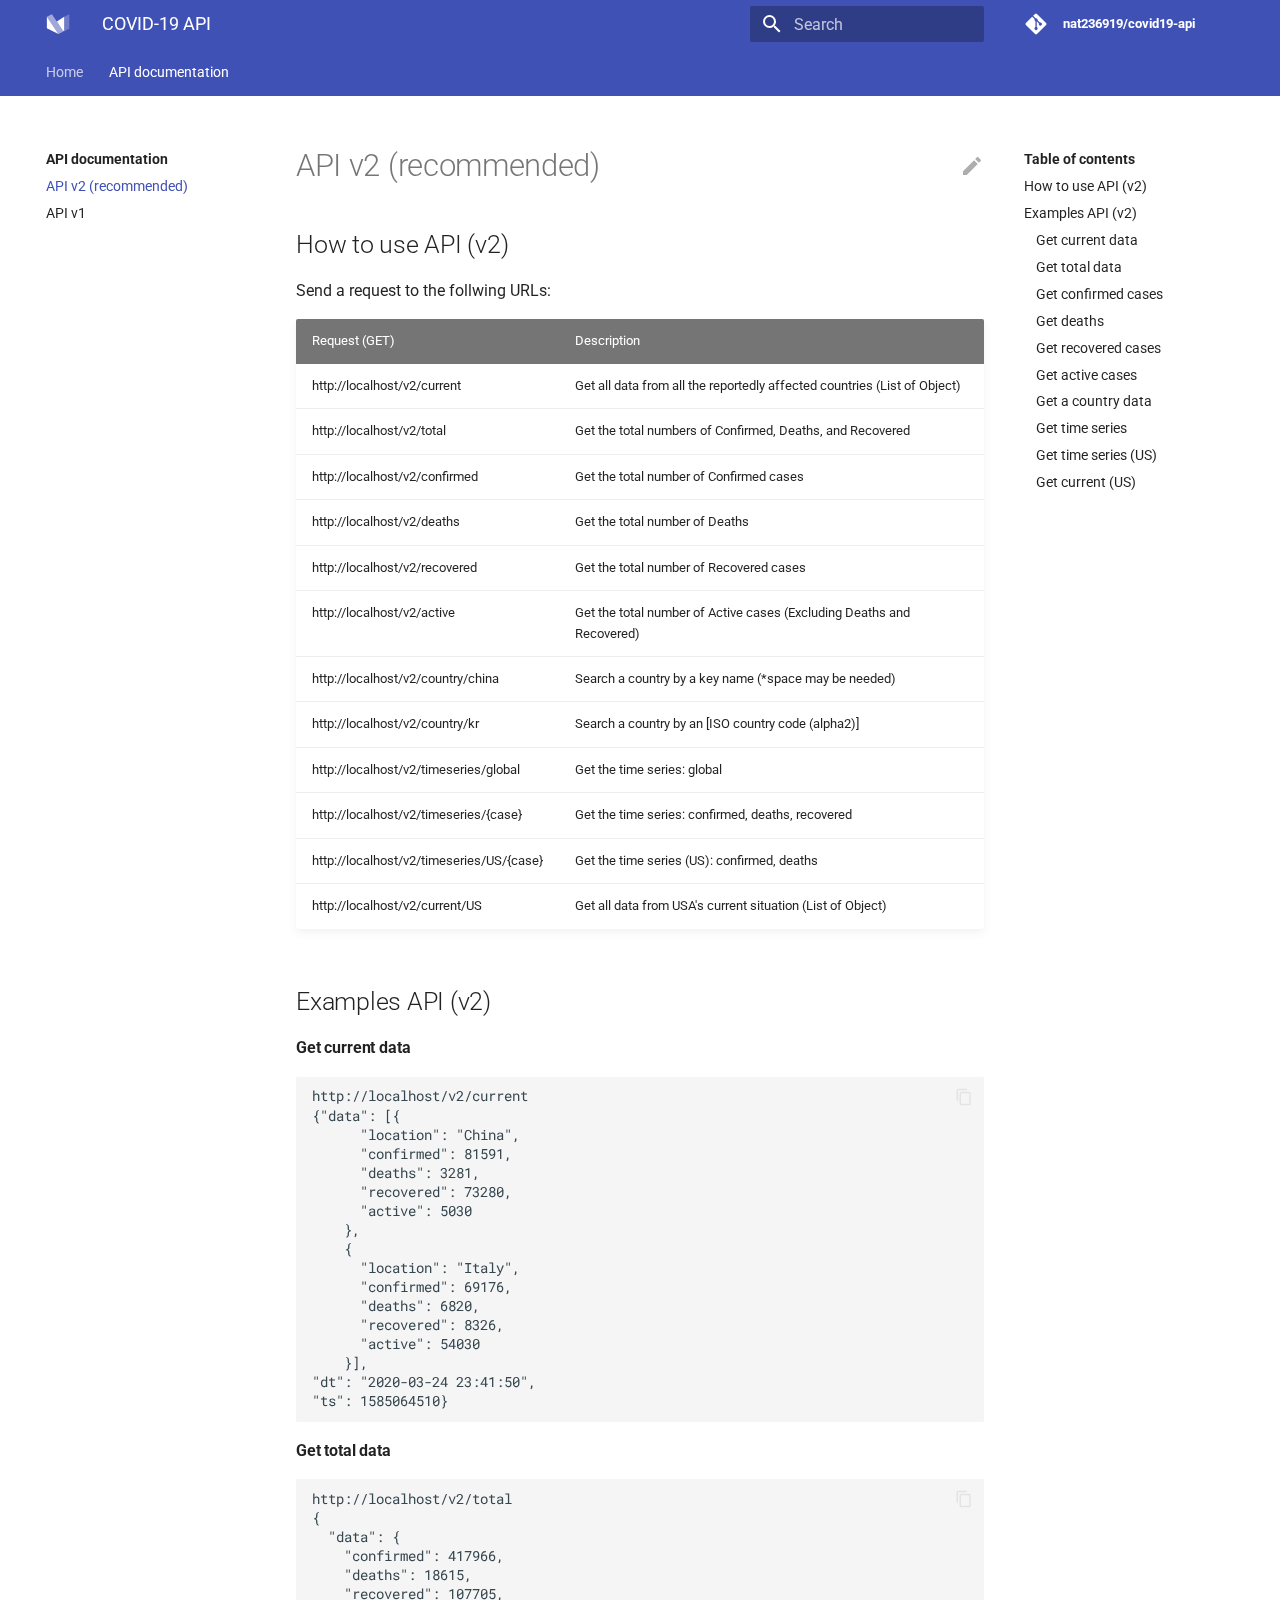
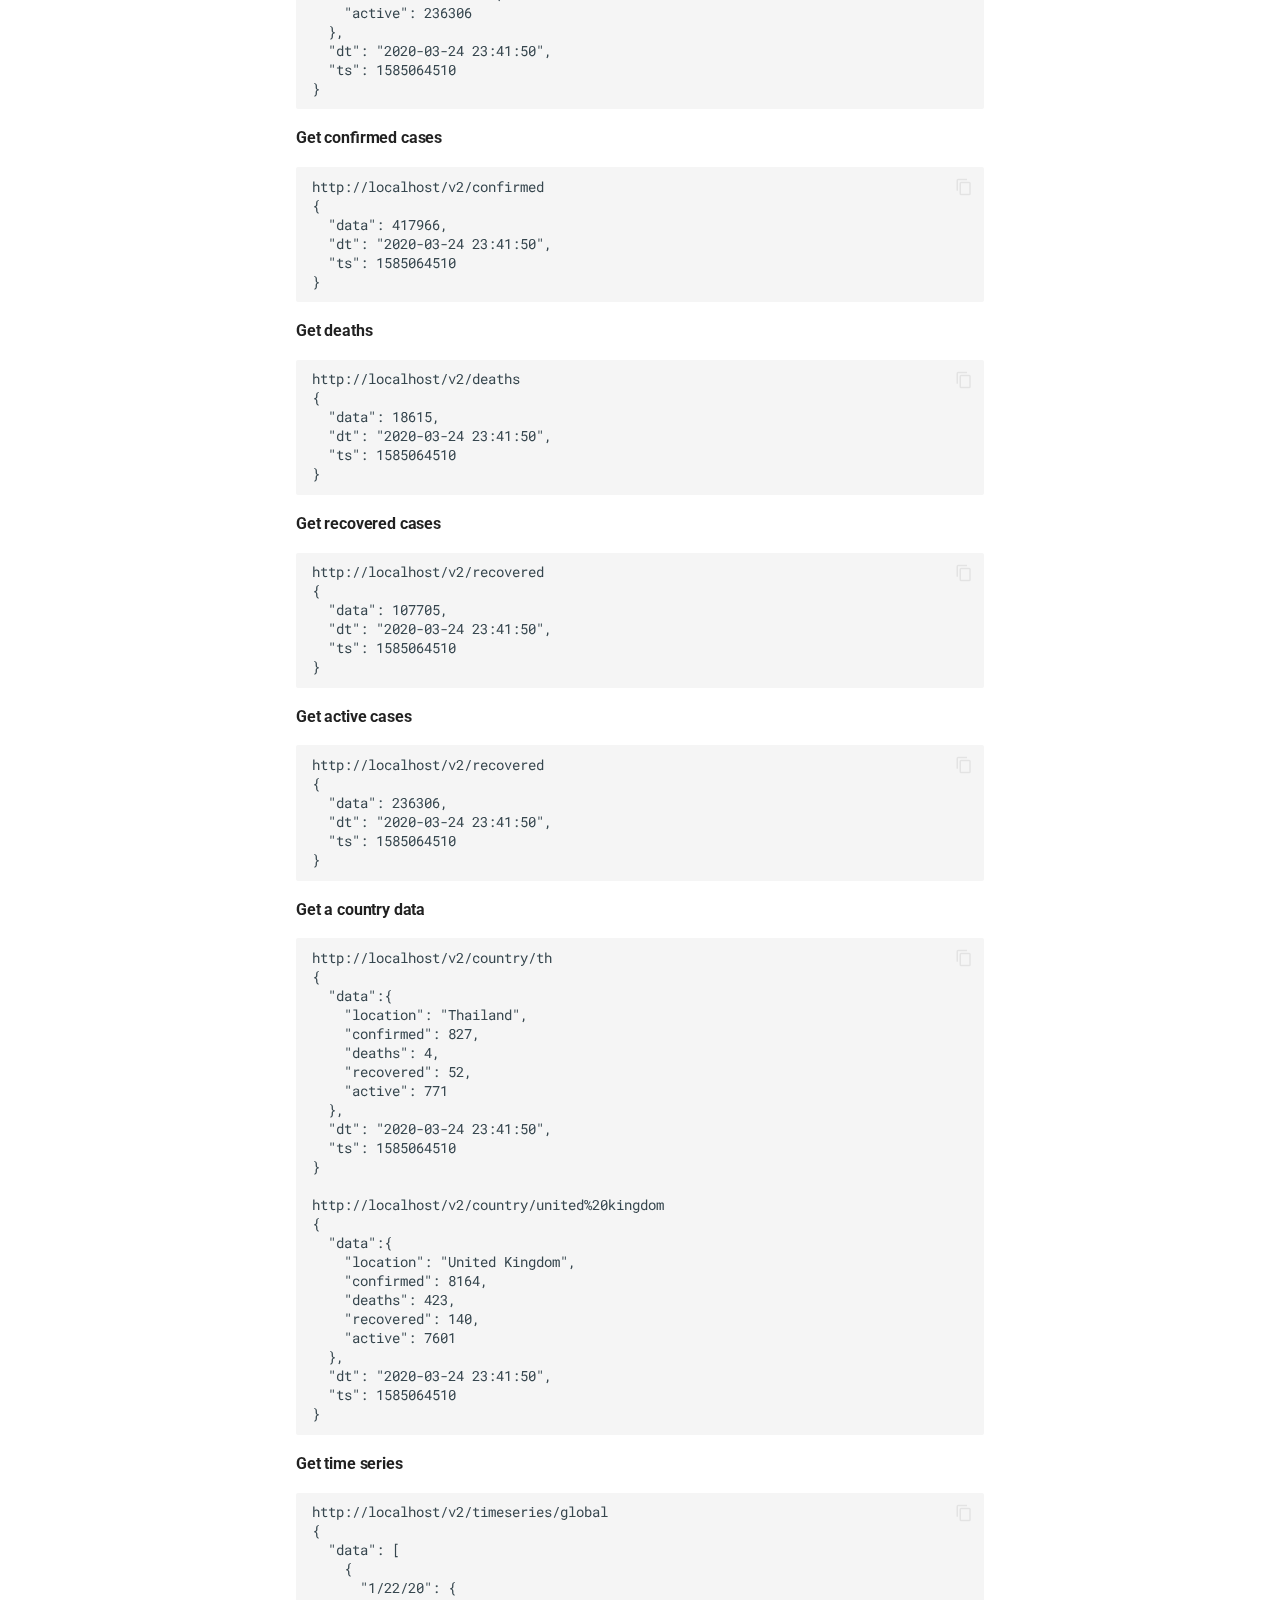
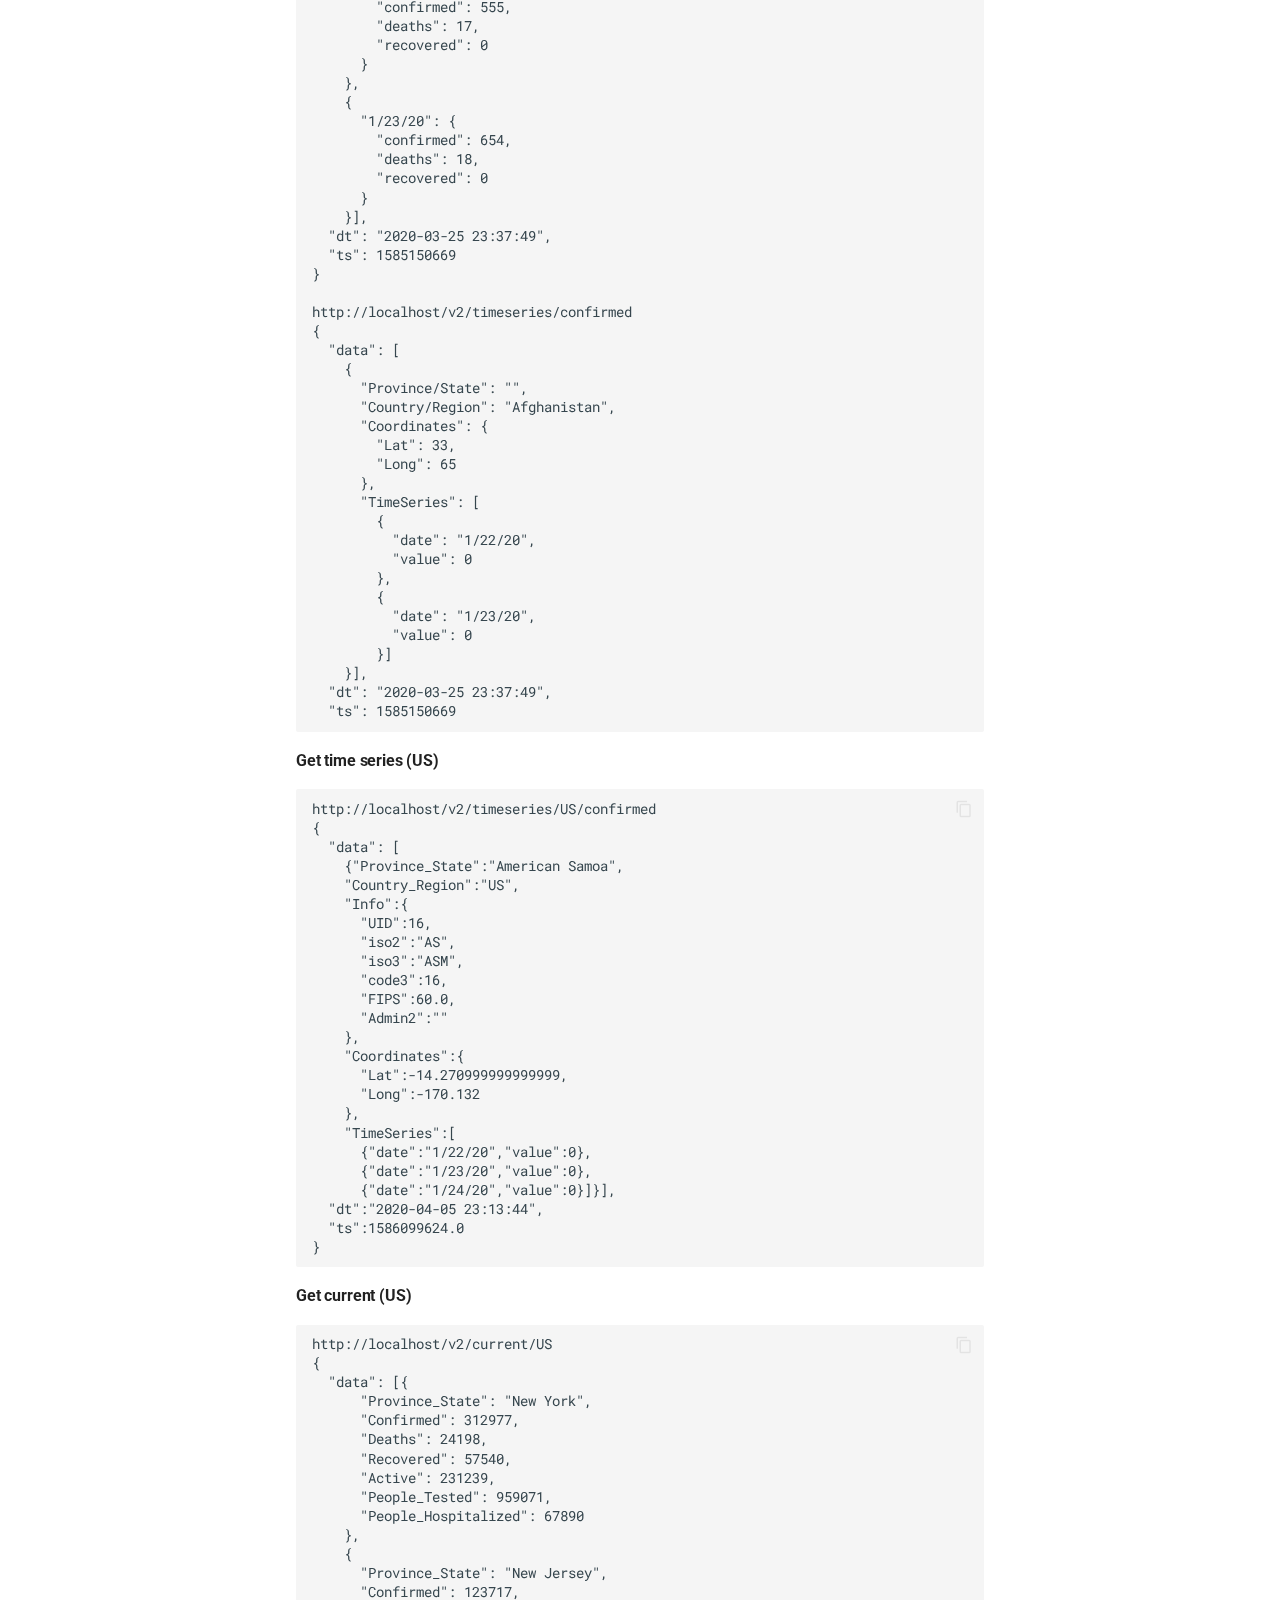
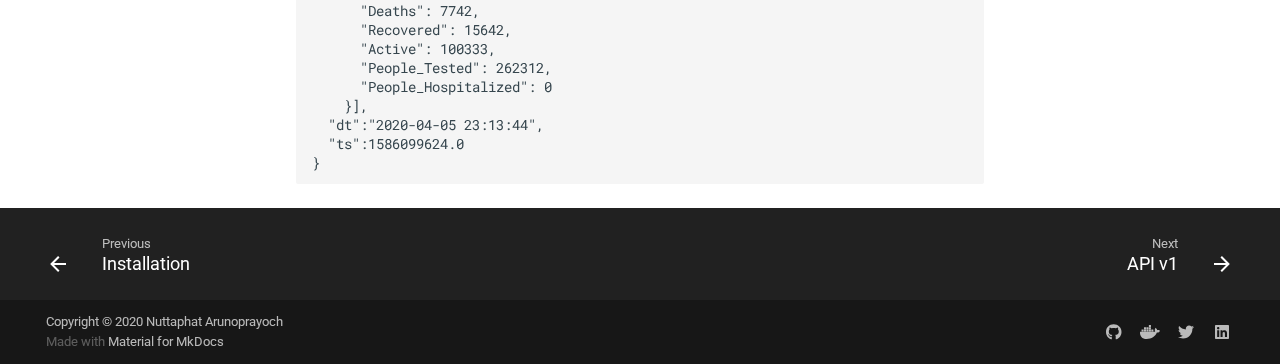
<file: api_docs/v2/index.html>
<!doctype html>
<html lang="en" class="no-js">
  <head>
    
      <meta charset="utf-8">
      <meta name="viewport" content="width=device-width,initial-scale=1">
      
        <meta name="description" content="Simply Fast API for covid-19 cases exploration">
      
      
        <link rel="canonical" href="https://nat236919.github.io/covid19-api/api_docs/v2/">
      
      
        <meta name="author" content="Nuttaphat Arunoprayoch">
      
      <link rel="shortcut icon" href="../../assets/favicon.png">
      <meta name="generator" content="mkdocs-1.1.2, mkdocs-material-5.3.0">
    
    
      
        <title>API v2 (recommended) - COVID-19 API</title>
      
    
    
      <link rel="stylesheet" href="../../assets/stylesheets/main.545621a7.min.css">
      
        <link rel="stylesheet" href="../../assets/stylesheets/palette.36d1b78f.min.css">
      
      
        
        
        <meta name="theme-color" content="#3f51b5">
      
    
    
    
      
        <link href="https://fonts.gstatic.com" rel="preconnect" crossorigin>
        <link rel="stylesheet" href="https://fonts.googleapis.com/css?family=Roboto:300,400,400i,700%7CRoboto+Mono&display=fallback">
        <style>body,input{font-family:"Roboto",-apple-system,BlinkMacSystemFont,Helvetica,Arial,sans-serif}code,kbd,pre{font-family:"Roboto Mono",SFMono-Regular,Consolas,Menlo,monospace}</style>
      
    
    
    
    
      
        
<script>window.ga=window.ga||function(){(ga.q=ga.q||[]).push(arguments)},ga.l=+new Date,ga("create","UA-125164332-2","auto"),ga("set","anonymizeIp",!0),ga("send","pageview"),document.addEventListener("DOMContentLoaded",function(){document.forms.search&&document.forms.search.query.addEventListener("blur",function(){if(this.value){var e=document.location.pathname;ga("send","pageview",e+"?q="+this.value)}})}),document.addEventListener("DOMContentSwitch",function(){ga("send","pageview")})</script>
<script async src="https://www.google-analytics.com/analytics.js"></script>
      
    
    
  </head>
  
  
    
    
    
    <body dir="ltr" data-md-color-scheme="default" data-md-color-primary="indigo" data-md-color-accent="indigo">
  
    
    <input class="md-toggle" data-md-toggle="drawer" type="checkbox" id="__drawer" autocomplete="off">
    <input class="md-toggle" data-md-toggle="search" type="checkbox" id="__search" autocomplete="off">
    <label class="md-overlay" for="__drawer"></label>
    <div data-md-component="skip">
      
        
        <a href="#how-to-use-api-v2" class="md-skip">
          Skip to content
        </a>
      
    </div>
    <div data-md-component="announce">
      
    </div>
    
      <header class="md-header" data-md-component="header">
  <nav class="md-header-nav md-grid" aria-label="Header">
    <a href="https://nat236919.github.io/covid19-api/" title="COVID-19 API" class="md-header-nav__button md-logo" aria-label="COVID-19 API">
      
  
  <svg xmlns="http://www.w3.org/2000/svg" viewBox="0 0 89 89"><path d="M3.136 17.387v42.932l42.932 21.467L3.136 17.387z"/><path d="M21.91 8l42.933 64.398-18.775 9.388L3.136 17.387 21.91 8z" fill-opacity=".5"/><path d="M67.535 17.387L40.273 35.543l21.878 32.818 5.384 2.691V17.387z"/><path d="M67.535 17.387v53.666l18.774-9.388V8l-18.774 9.387z" fill-opacity=".25"/></svg>

    </a>
    <label class="md-header-nav__button md-icon" for="__drawer">
      <svg xmlns="http://www.w3.org/2000/svg" viewBox="0 0 24 24"><path d="M3 6h18v2H3V6m0 5h18v2H3v-2m0 5h18v2H3v-2z"/></svg>
    </label>
    <div class="md-header-nav__title" data-md-component="header-title">
      
        <div class="md-header-nav__ellipsis">
          <span class="md-header-nav__topic md-ellipsis">
            COVID-19 API
          </span>
          <span class="md-header-nav__topic md-ellipsis">
            
              API v2 (recommended)
            
          </span>
        </div>
      
    </div>
    
      <label class="md-header-nav__button md-icon" for="__search">
        <svg xmlns="http://www.w3.org/2000/svg" viewBox="0 0 24 24"><path d="M9.5 3A6.5 6.5 0 0116 9.5c0 1.61-.59 3.09-1.56 4.23l.27.27h.79l5 5-1.5 1.5-5-5v-.79l-.27-.27A6.516 6.516 0 019.5 16 6.5 6.5 0 013 9.5 6.5 6.5 0 019.5 3m0 2C7 5 5 7 5 9.5S7 14 9.5 14 14 12 14 9.5 12 5 9.5 5z"/></svg>
      </label>
      
<div class="md-search" data-md-component="search" role="dialog">
  <label class="md-search__overlay" for="__search"></label>
  <div class="md-search__inner" role="search">
    <form class="md-search__form" name="search">
      <input type="text" class="md-search__input" name="query" aria-label="Search" placeholder="Search" autocapitalize="off" autocorrect="off" autocomplete="off" spellcheck="false" data-md-component="search-query" data-md-state="active">
      <label class="md-search__icon md-icon" for="__search">
        <svg xmlns="http://www.w3.org/2000/svg" viewBox="0 0 24 24"><path d="M9.5 3A6.5 6.5 0 0116 9.5c0 1.61-.59 3.09-1.56 4.23l.27.27h.79l5 5-1.5 1.5-5-5v-.79l-.27-.27A6.516 6.516 0 019.5 16 6.5 6.5 0 013 9.5 6.5 6.5 0 019.5 3m0 2C7 5 5 7 5 9.5S7 14 9.5 14 14 12 14 9.5 12 5 9.5 5z"/></svg>
        <svg xmlns="http://www.w3.org/2000/svg" viewBox="0 0 24 24"><path d="M20 11v2H8l5.5 5.5-1.42 1.42L4.16 12l7.92-7.92L13.5 5.5 8 11h12z"/></svg>
      </label>
      <button type="reset" class="md-search__icon md-icon" aria-label="Clear" data-md-component="search-reset" tabindex="-1">
        <svg xmlns="http://www.w3.org/2000/svg" viewBox="0 0 24 24"><path d="M19 6.41L17.59 5 12 10.59 6.41 5 5 6.41 10.59 12 5 17.59 6.41 19 12 13.41 17.59 19 19 17.59 13.41 12 19 6.41z"/></svg>
      </button>
    </form>
    <div class="md-search__output">
      <div class="md-search__scrollwrap" data-md-scrollfix>
        <div class="md-search-result" data-md-component="search-result">
          <div class="md-search-result__meta">
            Initializing search
          </div>
          <ol class="md-search-result__list"></ol>
        </div>
      </div>
    </div>
  </div>
</div>
    
    
      <div class="md-header-nav__source">
        
<a href="https://github.com/nat236919/covid19-api/" title="Go to repository" class="md-source">
  <div class="md-source__icon md-icon">
    
    <svg xmlns="http://www.w3.org/2000/svg" viewBox="0 0 448 512"><path d="M439.55 236.05L244 40.45a28.87 28.87 0 00-40.81 0l-40.66 40.63 51.52 51.52c27.06-9.14 52.68 16.77 43.39 43.68l49.66 49.66c34.23-11.8 61.18 31 35.47 56.69-26.49 26.49-70.21-2.87-56-37.34L240.22 199v121.85c25.3 12.54 22.26 41.85 9.08 55a34.34 34.34 0 01-48.55 0c-17.57-17.6-11.07-46.91 11.25-56v-123c-20.8-8.51-24.6-30.74-18.64-45L142.57 101 8.45 235.14a28.86 28.86 0 000 40.81l195.61 195.6a28.86 28.86 0 0040.8 0l194.69-194.69a28.86 28.86 0 000-40.81z"/></svg>
  </div>
  <div class="md-source__repository">
    nat236919/covid19-api
  </div>
</a>
      </div>
    
  </nav>
</header>
    
    <div class="md-container" data-md-component="container">
      
        
      
      
        
          

  

<nav class="md-tabs md-tabs--active" aria-label="Tabs" data-md-component="tabs">
  <div class="md-tabs__inner md-grid">
    <ul class="md-tabs__list">
      
        
  <li class="md-tabs__item">
    
      <a href="../.." class="md-tabs__link">
        Home
      </a>
    
  </li>

      
        
      
        
  
  
    <li class="md-tabs__item">
      
        <a href="./" class="md-tabs__link md-tabs__link--active">
          API documentation
        </a>
      
    </li>
  

      
    </ul>
  </div>
</nav>
        
      
      <main class="md-main" data-md-component="main">
        <div class="md-main__inner md-grid">
          
            
              <div class="md-sidebar md-sidebar--primary" data-md-component="navigation">
                <div class="md-sidebar__scrollwrap">
                  <div class="md-sidebar__inner">
                    <nav class="md-nav md-nav--primary" aria-label="Navigation" data-md-level="0">
  <label class="md-nav__title" for="__drawer">
    <a href="https://nat236919.github.io/covid19-api/" title="COVID-19 API" class="md-nav__button md-logo" aria-label="COVID-19 API">
      
  
  <svg xmlns="http://www.w3.org/2000/svg" viewBox="0 0 89 89"><path d="M3.136 17.387v42.932l42.932 21.467L3.136 17.387z"/><path d="M21.91 8l42.933 64.398-18.775 9.388L3.136 17.387 21.91 8z" fill-opacity=".5"/><path d="M67.535 17.387L40.273 35.543l21.878 32.818 5.384 2.691V17.387z"/><path d="M67.535 17.387v53.666l18.774-9.388V8l-18.774 9.387z" fill-opacity=".25"/></svg>

    </a>
    COVID-19 API
  </label>
  
    <div class="md-nav__source">
      
<a href="https://github.com/nat236919/covid19-api/" title="Go to repository" class="md-source">
  <div class="md-source__icon md-icon">
    
    <svg xmlns="http://www.w3.org/2000/svg" viewBox="0 0 448 512"><path d="M439.55 236.05L244 40.45a28.87 28.87 0 00-40.81 0l-40.66 40.63 51.52 51.52c27.06-9.14 52.68 16.77 43.39 43.68l49.66 49.66c34.23-11.8 61.18 31 35.47 56.69-26.49 26.49-70.21-2.87-56-37.34L240.22 199v121.85c25.3 12.54 22.26 41.85 9.08 55a34.34 34.34 0 01-48.55 0c-17.57-17.6-11.07-46.91 11.25-56v-123c-20.8-8.51-24.6-30.74-18.64-45L142.57 101 8.45 235.14a28.86 28.86 0 000 40.81l195.61 195.6a28.86 28.86 0 0040.8 0l194.69-194.69a28.86 28.86 0 000-40.81z"/></svg>
  </div>
  <div class="md-source__repository">
    nat236919/covid19-api
  </div>
</a>
    </div>
  
  <ul class="md-nav__list" data-md-scrollfix>
    
      
      
      


  <li class="md-nav__item">
    <a href="../.." title="Home" class="md-nav__link">
      Home
    </a>
  </li>

    
      
      
      


  <li class="md-nav__item">
    <a href="../../installation/" title="Installation" class="md-nav__link">
      Installation
    </a>
  </li>

    
      
      
      

  


  <li class="md-nav__item md-nav__item--active md-nav__item--nested">
    
      <input class="md-nav__toggle md-toggle" data-md-toggle="nav-3" type="checkbox" id="nav-3" checked>
    
    <label class="md-nav__link" for="nav-3">
      API documentation
      <span class="md-nav__icon md-icon">
        <svg xmlns="http://www.w3.org/2000/svg" viewBox="0 0 24 24"><path d="M8.59 16.58L13.17 12 8.59 7.41 10 6l6 6-6 6-1.41-1.42z"/></svg>
      </span>
    </label>
    <nav class="md-nav" aria-label="API documentation" data-md-level="1">
      <label class="md-nav__title" for="nav-3">
        <span class="md-nav__icon md-icon">
          <svg xmlns="http://www.w3.org/2000/svg" viewBox="0 0 24 24"><path d="M20 11v2H8l5.5 5.5-1.42 1.42L4.16 12l7.92-7.92L13.5 5.5 8 11h12z"/></svg>
        </span>
        API documentation
      </label>
      <ul class="md-nav__list" data-md-scrollfix>
        
        
          
          
          

  


  <li class="md-nav__item md-nav__item--active">
    
    <input class="md-nav__toggle md-toggle" data-md-toggle="toc" type="checkbox" id="__toc">
    
    
      <label class="md-nav__link md-nav__link--active" for="__toc">
        API v2 (recommended)
        <span class="md-nav__icon md-icon">
          <svg xmlns="http://www.w3.org/2000/svg" viewBox="0 0 24 24"><path d="M3 9h14V7H3v2m0 4h14v-2H3v2m0 4h14v-2H3v2m16 0h2v-2h-2v2m0-10v2h2V7h-2m0 6h2v-2h-2v2z"/></svg>
        </span>
      </label>
    
    <a href="./" title="API v2 (recommended)" class="md-nav__link md-nav__link--active">
      API v2 (recommended)
    </a>
    
      
<nav class="md-nav md-nav--secondary" aria-label="Table of contents">
  
  
  
    <label class="md-nav__title" for="__toc">
      <span class="md-nav__icon md-icon">
        <svg xmlns="http://www.w3.org/2000/svg" viewBox="0 0 24 24"><path d="M20 11v2H8l5.5 5.5-1.42 1.42L4.16 12l7.92-7.92L13.5 5.5 8 11h12z"/></svg>
      </span>
      Table of contents
    </label>
    <ul class="md-nav__list" data-md-scrollfix>
      
        <li class="md-nav__item">
  <a href="#how-to-use-api-v2" class="md-nav__link">
    How to use API (v2)
  </a>
  
</li>
      
        <li class="md-nav__item">
  <a href="#examples-api-v2" class="md-nav__link">
    Examples API (v2)
  </a>
  
    <nav class="md-nav" aria-label="Examples API (v2)">
      <ul class="md-nav__list">
        
          <li class="md-nav__item">
  <a href="#get-current-data" class="md-nav__link">
    Get current data
  </a>
  
</li>
        
          <li class="md-nav__item">
  <a href="#get-total-data" class="md-nav__link">
    Get total data
  </a>
  
</li>
        
          <li class="md-nav__item">
  <a href="#get-confirmed-cases" class="md-nav__link">
    Get confirmed cases
  </a>
  
</li>
        
          <li class="md-nav__item">
  <a href="#get-deaths" class="md-nav__link">
    Get deaths
  </a>
  
</li>
        
          <li class="md-nav__item">
  <a href="#get-recovered-cases" class="md-nav__link">
    Get recovered cases
  </a>
  
</li>
        
          <li class="md-nav__item">
  <a href="#get-active-cases" class="md-nav__link">
    Get active cases
  </a>
  
</li>
        
          <li class="md-nav__item">
  <a href="#get-a-country-data" class="md-nav__link">
    Get a country data
  </a>
  
</li>
        
          <li class="md-nav__item">
  <a href="#get-time-series" class="md-nav__link">
    Get time series
  </a>
  
</li>
        
          <li class="md-nav__item">
  <a href="#get-time-series-us" class="md-nav__link">
    Get time series (US)
  </a>
  
</li>
        
          <li class="md-nav__item">
  <a href="#get-current-us" class="md-nav__link">
    Get current (US)
  </a>
  
</li>
        
      </ul>
    </nav>
  
</li>
      
    </ul>
  
</nav>
    
  </li>

        
          
          
          


  <li class="md-nav__item">
    <a href="../v1/" title="API v1" class="md-nav__link">
      API v1
    </a>
  </li>

        
      </ul>
    </nav>
  </li>

    
  </ul>
</nav>
                  </div>
                </div>
              </div>
            
            
              <div class="md-sidebar md-sidebar--secondary" data-md-component="toc">
                <div class="md-sidebar__scrollwrap">
                  <div class="md-sidebar__inner">
                    
<nav class="md-nav md-nav--secondary" aria-label="Table of contents">
  
  
  
    <label class="md-nav__title" for="__toc">
      <span class="md-nav__icon md-icon">
        <svg xmlns="http://www.w3.org/2000/svg" viewBox="0 0 24 24"><path d="M20 11v2H8l5.5 5.5-1.42 1.42L4.16 12l7.92-7.92L13.5 5.5 8 11h12z"/></svg>
      </span>
      Table of contents
    </label>
    <ul class="md-nav__list" data-md-scrollfix>
      
        <li class="md-nav__item">
  <a href="#how-to-use-api-v2" class="md-nav__link">
    How to use API (v2)
  </a>
  
</li>
      
        <li class="md-nav__item">
  <a href="#examples-api-v2" class="md-nav__link">
    Examples API (v2)
  </a>
  
    <nav class="md-nav" aria-label="Examples API (v2)">
      <ul class="md-nav__list">
        
          <li class="md-nav__item">
  <a href="#get-current-data" class="md-nav__link">
    Get current data
  </a>
  
</li>
        
          <li class="md-nav__item">
  <a href="#get-total-data" class="md-nav__link">
    Get total data
  </a>
  
</li>
        
          <li class="md-nav__item">
  <a href="#get-confirmed-cases" class="md-nav__link">
    Get confirmed cases
  </a>
  
</li>
        
          <li class="md-nav__item">
  <a href="#get-deaths" class="md-nav__link">
    Get deaths
  </a>
  
</li>
        
          <li class="md-nav__item">
  <a href="#get-recovered-cases" class="md-nav__link">
    Get recovered cases
  </a>
  
</li>
        
          <li class="md-nav__item">
  <a href="#get-active-cases" class="md-nav__link">
    Get active cases
  </a>
  
</li>
        
          <li class="md-nav__item">
  <a href="#get-a-country-data" class="md-nav__link">
    Get a country data
  </a>
  
</li>
        
          <li class="md-nav__item">
  <a href="#get-time-series" class="md-nav__link">
    Get time series
  </a>
  
</li>
        
          <li class="md-nav__item">
  <a href="#get-time-series-us" class="md-nav__link">
    Get time series (US)
  </a>
  
</li>
        
          <li class="md-nav__item">
  <a href="#get-current-us" class="md-nav__link">
    Get current (US)
  </a>
  
</li>
        
      </ul>
    </nav>
  
</li>
      
    </ul>
  
</nav>
                  </div>
                </div>
              </div>
            
          
          <div class="md-content">
            <article class="md-content__inner md-typeset">
              
                
                  <a href="https://github.com/nat236919/covid19-api/edit/master/docs/api_docs/v2.md" title="Edit this page" class="md-content__button md-icon">
                    <svg xmlns="http://www.w3.org/2000/svg" viewBox="0 0 24 24"><path d="M20.71 7.04c.39-.39.39-1.04 0-1.41l-2.34-2.34c-.37-.39-1.02-.39-1.41 0l-1.84 1.83 3.75 3.75M3 17.25V21h3.75L17.81 9.93l-3.75-3.75L3 17.25z"/></svg>
                  </a>
                
                
                  
                
                
                  <h1>API v2 (recommended)</h1>
                
                <h2 id="how-to-use-api-v2">How to use API (v2)</h2>
<p>Send a request to the follwing URLs:</p>
<table>
<thead>
<tr>
<th>Request (GET)</th>
<th>Description</th>
</tr>
</thead>
<tbody>
<tr>
<td>http://localhost/v2/current</td>
<td>Get all data from all the reportedly affected countries (List of Object)</td>
</tr>
<tr>
<td>http://localhost/v2/total</td>
<td>Get the total numbers of Confirmed, Deaths, and Recovered</td>
</tr>
<tr>
<td>http://localhost/v2/confirmed</td>
<td>Get the total number of Confirmed cases</td>
</tr>
<tr>
<td>http://localhost/v2/deaths</td>
<td>Get the total number of Deaths</td>
</tr>
<tr>
<td>http://localhost/v2/recovered</td>
<td>Get the total number of Recovered cases</td>
</tr>
<tr>
<td>http://localhost/v2/active</td>
<td>Get the total number of Active cases (Excluding Deaths and Recovered)</td>
</tr>
<tr>
<td>http://localhost/v2/country/china</td>
<td>Search a country by a key name (*space may be needed)</td>
</tr>
<tr>
<td>http://localhost/v2/country/kr</td>
<td>Search a country by an [ISO country code (alpha2)]</td>
</tr>
<tr>
<td>http://localhost/v2/timeseries/global</td>
<td>Get the time series: global</td>
</tr>
<tr>
<td>http://localhost/v2/timeseries/{case}</td>
<td>Get the time series: confirmed, deaths, recovered</td>
</tr>
<tr>
<td>http://localhost/v2/timeseries/US/{case}</td>
<td>Get the time series (US): confirmed, deaths</td>
</tr>
<tr>
<td>http://localhost/v2/current/US</td>
<td>Get all data from USA's current situation (List of Object)</td>
</tr>
</tbody>
</table>
<h2 id="examples-api-v2">Examples API (v2)</h2>
<h4 id="get-current-data">Get current data</h4>
<pre><code class="json">http://localhost/v2/current
{&quot;data&quot;: [{
      &quot;location&quot;: &quot;China&quot;,
      &quot;confirmed&quot;: 81591,
      &quot;deaths&quot;: 3281,
      &quot;recovered&quot;: 73280,
      &quot;active&quot;: 5030
    },
    {
      &quot;location&quot;: &quot;Italy&quot;,
      &quot;confirmed&quot;: 69176,
      &quot;deaths&quot;: 6820,
      &quot;recovered&quot;: 8326,
      &quot;active&quot;: 54030
    }],
&quot;dt&quot;: &quot;2020-03-24 23:41:50&quot;,
&quot;ts&quot;: 1585064510}
</code></pre>

<h4 id="get-total-data">Get total data</h4>
<pre><code class="json">http://localhost/v2/total
{
  &quot;data&quot;: {
    &quot;confirmed&quot;: 417966,
    &quot;deaths&quot;: 18615,
    &quot;recovered&quot;: 107705,
    &quot;active&quot;: 236306
  },
  &quot;dt&quot;: &quot;2020-03-24 23:41:50&quot;,
  &quot;ts&quot;: 1585064510
}
</code></pre>

<h4 id="get-confirmed-cases">Get confirmed cases</h4>
<pre><code class="json">http://localhost/v2/confirmed
{
  &quot;data&quot;: 417966,
  &quot;dt&quot;: &quot;2020-03-24 23:41:50&quot;,
  &quot;ts&quot;: 1585064510
}
</code></pre>

<h4 id="get-deaths">Get deaths</h4>
<pre><code class="json">http://localhost/v2/deaths
{
  &quot;data&quot;: 18615,
  &quot;dt&quot;: &quot;2020-03-24 23:41:50&quot;,
  &quot;ts&quot;: 1585064510
}
</code></pre>

<h4 id="get-recovered-cases">Get recovered cases</h4>
<pre><code class="json">http://localhost/v2/recovered
{
  &quot;data&quot;: 107705,
  &quot;dt&quot;: &quot;2020-03-24 23:41:50&quot;,
  &quot;ts&quot;: 1585064510
}
</code></pre>

<h4 id="get-active-cases">Get active cases</h4>
<pre><code class="json">http://localhost/v2/recovered
{
  &quot;data&quot;: 236306,
  &quot;dt&quot;: &quot;2020-03-24 23:41:50&quot;,
  &quot;ts&quot;: 1585064510
}
</code></pre>

<h4 id="get-a-country-data">Get a country data</h4>
<pre><code class="json">http://localhost/v2/country/th
{
  &quot;data&quot;:{
    &quot;location&quot;: &quot;Thailand&quot;,
    &quot;confirmed&quot;: 827,
    &quot;deaths&quot;: 4,
    &quot;recovered&quot;: 52,
    &quot;active&quot;: 771
  },
  &quot;dt&quot;: &quot;2020-03-24 23:41:50&quot;,
  &quot;ts&quot;: 1585064510
}

http://localhost/v2/country/united%20kingdom
{
  &quot;data&quot;:{
    &quot;location&quot;: &quot;United Kingdom&quot;,
    &quot;confirmed&quot;: 8164,
    &quot;deaths&quot;: 423,
    &quot;recovered&quot;: 140,
    &quot;active&quot;: 7601
  },
  &quot;dt&quot;: &quot;2020-03-24 23:41:50&quot;,
  &quot;ts&quot;: 1585064510
}
</code></pre>

<h4 id="get-time-series">Get time series</h4>
<pre><code class="json">http://localhost/v2/timeseries/global
{
  &quot;data&quot;: [
    {
      &quot;1/22/20&quot;: {
        &quot;confirmed&quot;: 555,
        &quot;deaths&quot;: 17,
        &quot;recovered&quot;: 0
      }
    },
    {
      &quot;1/23/20&quot;: {
        &quot;confirmed&quot;: 654,
        &quot;deaths&quot;: 18,
        &quot;recovered&quot;: 0
      }
    }],
  &quot;dt&quot;: &quot;2020-03-25 23:37:49&quot;,
  &quot;ts&quot;: 1585150669
}

http://localhost/v2/timeseries/confirmed
{
  &quot;data&quot;: [
    {
      &quot;Province/State&quot;: &quot;&quot;,
      &quot;Country/Region&quot;: &quot;Afghanistan&quot;,
      &quot;Coordinates&quot;: {
        &quot;Lat&quot;: 33,
        &quot;Long&quot;: 65
      },
      &quot;TimeSeries&quot;: [
        {
          &quot;date&quot;: &quot;1/22/20&quot;,
          &quot;value&quot;: 0
        },
        {
          &quot;date&quot;: &quot;1/23/20&quot;,
          &quot;value&quot;: 0
        }]
    }],
  &quot;dt&quot;: &quot;2020-03-25 23:37:49&quot;,
  &quot;ts&quot;: 1585150669
</code></pre>

<h4 id="get-time-series-us">Get time series (US)</h4>
<pre><code class="json">http://localhost/v2/timeseries/US/confirmed
{
  &quot;data&quot;: [
    {&quot;Province_State&quot;:&quot;American Samoa&quot;,
    &quot;Country_Region&quot;:&quot;US&quot;,
    &quot;Info&quot;:{
      &quot;UID&quot;:16,
      &quot;iso2&quot;:&quot;AS&quot;,
      &quot;iso3&quot;:&quot;ASM&quot;,
      &quot;code3&quot;:16,
      &quot;FIPS&quot;:60.0,
      &quot;Admin2&quot;:&quot;&quot;
    },
    &quot;Coordinates&quot;:{
      &quot;Lat&quot;:-14.270999999999999,
      &quot;Long&quot;:-170.132
    },
    &quot;TimeSeries&quot;:[
      {&quot;date&quot;:&quot;1/22/20&quot;,&quot;value&quot;:0},
      {&quot;date&quot;:&quot;1/23/20&quot;,&quot;value&quot;:0},
      {&quot;date&quot;:&quot;1/24/20&quot;,&quot;value&quot;:0}]}],
  &quot;dt&quot;:&quot;2020-04-05 23:13:44&quot;,
  &quot;ts&quot;:1586099624.0
}
</code></pre>

<h4 id="get-current-us">Get current (US)</h4>
<pre><code class="json">http://localhost/v2/current/US
{
  &quot;data&quot;: [{
      &quot;Province_State&quot;: &quot;New York&quot;,
      &quot;Confirmed&quot;: 312977,
      &quot;Deaths&quot;: 24198,
      &quot;Recovered&quot;: 57540,
      &quot;Active&quot;: 231239,
      &quot;People_Tested&quot;: 959071,
      &quot;People_Hospitalized&quot;: 67890
    },
    {
      &quot;Province_State&quot;: &quot;New Jersey&quot;,
      &quot;Confirmed&quot;: 123717,
      &quot;Deaths&quot;: 7742,
      &quot;Recovered&quot;: 15642,
      &quot;Active&quot;: 100333,
      &quot;People_Tested&quot;: 262312,
      &quot;People_Hospitalized&quot;: 0
    }],
  &quot;dt&quot;:&quot;2020-04-05 23:13:44&quot;,
  &quot;ts&quot;:1586099624.0
}
</code></pre>
                
              
              
                


              
            </article>
          </div>
        </div>
      </main>
      
        
<footer class="md-footer">
  
    <div class="md-footer-nav">
      <nav class="md-footer-nav__inner md-grid" aria-label="Footer">
        
          <a href="../../installation/" title="Installation" class="md-footer-nav__link md-footer-nav__link--prev" rel="prev">
            <div class="md-footer-nav__button md-icon">
              <svg xmlns="http://www.w3.org/2000/svg" viewBox="0 0 24 24"><path d="M20 11v2H8l5.5 5.5-1.42 1.42L4.16 12l7.92-7.92L13.5 5.5 8 11h12z"/></svg>
            </div>
            <div class="md-footer-nav__title">
              <div class="md-ellipsis">
                <span class="md-footer-nav__direction">
                  Previous
                </span>
                Installation
              </div>
            </div>
          </a>
        
        
          <a href="../v1/" title="API v1" class="md-footer-nav__link md-footer-nav__link--next" rel="next">
            <div class="md-footer-nav__title">
              <div class="md-ellipsis">
                <span class="md-footer-nav__direction">
                  Next
                </span>
                API v1
              </div>
            </div>
            <div class="md-footer-nav__button md-icon">
              <svg xmlns="http://www.w3.org/2000/svg" viewBox="0 0 24 24"><path d="M4 11v2h12l-5.5 5.5 1.42 1.42L19.84 12l-7.92-7.92L10.5 5.5 16 11H4z"/></svg>
            </div>
          </a>
        
      </nav>
    </div>
  
  <div class="md-footer-meta md-typeset">
    <div class="md-footer-meta__inner md-grid">
      <div class="md-footer-copyright">
        
          <div class="md-footer-copyright__highlight">
            Copyright &copy; 2020 Nuttaphat Arunoprayoch
          </div>
        
        Made with
        <a href="https://squidfunk.github.io/mkdocs-material/" target="_blank" rel="noopener">
          Material for MkDocs
        </a>
      </div>
      
  <div class="md-footer-social">
    
      
      
        
        
      
      <a href="https://github.com/nat236919" target="_blank" rel="noopener" title="github.com" class="md-footer-social__link">
        <svg xmlns="http://www.w3.org/2000/svg" viewBox="0 0 496 512"><path d="M165.9 397.4c0 2-2.3 3.6-5.2 3.6-3.3.3-5.6-1.3-5.6-3.6 0-2 2.3-3.6 5.2-3.6 3-.3 5.6 1.3 5.6 3.6zm-31.1-4.5c-.7 2 1.3 4.3 4.3 4.9 2.6 1 5.6 0 6.2-2s-1.3-4.3-4.3-5.2c-2.6-.7-5.5.3-6.2 2.3zm44.2-1.7c-2.9.7-4.9 2.6-4.6 4.9.3 2 2.9 3.3 5.9 2.6 2.9-.7 4.9-2.6 4.6-4.6-.3-1.9-3-3.2-5.9-2.9zM244.8 8C106.1 8 0 113.3 0 252c0 110.9 69.8 205.8 169.5 239.2 12.8 2.3 17.3-5.6 17.3-12.1 0-6.2-.3-40.4-.3-61.4 0 0-70 15-84.7-29.8 0 0-11.4-29.1-27.8-36.6 0 0-22.9-15.7 1.6-15.4 0 0 24.9 2 38.6 25.8 21.9 38.6 58.6 27.5 72.9 20.9 2.3-16 8.8-27.1 16-33.7-55.9-6.2-112.3-14.3-112.3-110.5 0-27.5 7.6-41.3 23.6-58.9-2.6-6.5-11.1-33.3 2.6-67.9 20.9-6.5 69 27 69 27 20-5.6 41.5-8.5 62.8-8.5s42.8 2.9 62.8 8.5c0 0 48.1-33.6 69-27 13.7 34.7 5.2 61.4 2.6 67.9 16 17.7 25.8 31.5 25.8 58.9 0 96.5-58.9 104.2-114.8 110.5 9.2 7.9 17 22.9 17 46.4 0 33.7-.3 75.4-.3 83.6 0 6.5 4.6 14.4 17.3 12.1C428.2 457.8 496 362.9 496 252 496 113.3 383.5 8 244.8 8zM97.2 352.9c-1.3 1-1 3.3.7 5.2 1.6 1.6 3.9 2.3 5.2 1 1.3-1 1-3.3-.7-5.2-1.6-1.6-3.9-2.3-5.2-1zm-10.8-8.1c-.7 1.3.3 2.9 2.3 3.9 1.6 1 3.6.7 4.3-.7.7-1.3-.3-2.9-2.3-3.9-2-.6-3.6-.3-4.3.7zm32.4 35.6c-1.6 1.3-1 4.3 1.3 6.2 2.3 2.3 5.2 2.6 6.5 1 1.3-1.3.7-4.3-1.3-6.2-2.2-2.3-5.2-2.6-6.5-1zm-11.4-14.7c-1.6 1-1.6 3.6 0 5.9 1.6 2.3 4.3 3.3 5.6 2.3 1.6-1.3 1.6-3.9 0-6.2-1.4-2.3-4-3.3-5.6-2z"/></svg>
      </a>
    
      
      
        
        
      
      <a href="https://hub.docker.com/repository/docker/nat236919/covid19-api" target="_blank" rel="noopener" title="hub.docker.com" class="md-footer-social__link">
        <svg xmlns="http://www.w3.org/2000/svg" viewBox="0 0 640 512"><path d="M349.9 236.3h-66.1v-59.4h66.1v59.4zm0-204.3h-66.1v60.7h66.1V32zm78.2 144.8H362v59.4h66.1v-59.4zm-156.3-72.1h-66.1v60.1h66.1v-60.1zm78.1 0h-66.1v60.1h66.1v-60.1zm276.8 100c-14.4-9.7-47.6-13.2-73.1-8.4-3.3-24-16.7-44.9-41.1-63.7l-14-9.3-9.3 14c-18.4 27.8-23.4 73.6-3.7 103.8-8.7 4.7-25.8 11.1-48.4 10.7H2.4c-8.7 50.8 5.8 116.8 44 162.1 37.1 43.9 92.7 66.2 165.4 66.2 157.4 0 273.9-72.5 328.4-204.2 21.4.4 67.6.1 91.3-45.2 1.5-2.5 6.6-13.2 8.5-17.1l-13.3-8.9zm-511.1-27.9h-66v59.4h66.1v-59.4zm78.1 0h-66.1v59.4h66.1v-59.4zm78.1 0h-66.1v59.4h66.1v-59.4zm-78.1-72.1h-66.1v60.1h66.1v-60.1z"/></svg>
      </a>
    
      
      
        
        
      
      <a href="https://twitter.com/nat236919" target="_blank" rel="noopener" title="twitter.com" class="md-footer-social__link">
        <svg xmlns="http://www.w3.org/2000/svg" viewBox="0 0 512 512"><path d="M459.37 151.716c.325 4.548.325 9.097.325 13.645 0 138.72-105.583 298.558-298.558 298.558-59.452 0-114.68-17.219-161.137-47.106 8.447.974 16.568 1.299 25.34 1.299 49.055 0 94.213-16.568 130.274-44.832-46.132-.975-84.792-31.188-98.112-72.772 6.498.974 12.995 1.624 19.818 1.624 9.421 0 18.843-1.3 27.614-3.573-48.081-9.747-84.143-51.98-84.143-102.985v-1.299c13.969 7.797 30.214 12.67 47.431 13.319-28.264-18.843-46.781-51.005-46.781-87.391 0-19.492 5.197-37.36 14.294-52.954 51.655 63.675 129.3 105.258 216.365 109.807-1.624-7.797-2.599-15.918-2.599-24.04 0-57.828 46.782-104.934 104.934-104.934 30.213 0 57.502 12.67 76.67 33.137 23.715-4.548 46.456-13.32 66.599-25.34-7.798 24.366-24.366 44.833-46.132 57.827 21.117-2.273 41.584-8.122 60.426-16.243-14.292 20.791-32.161 39.308-52.628 54.253z"/></svg>
      </a>
    
      
      
        
        
      
      <a href="https://www.linkedin.com/in/arunoprayoch-nuttaphat/" target="_blank" rel="noopener" title="www.linkedin.com" class="md-footer-social__link">
        <svg xmlns="http://www.w3.org/2000/svg" viewBox="0 0 448 512"><path d="M416 32H31.9C14.3 32 0 46.5 0 64.3v383.4C0 465.5 14.3 480 31.9 480H416c17.6 0 32-14.5 32-32.3V64.3c0-17.8-14.4-32.3-32-32.3zM135.4 416H69V202.2h66.5V416zm-33.2-243c-21.3 0-38.5-17.3-38.5-38.5S80.9 96 102.2 96c21.2 0 38.5 17.3 38.5 38.5 0 21.3-17.2 38.5-38.5 38.5zm282.1 243h-66.4V312c0-24.8-.5-56.7-34.5-56.7-34.6 0-39.9 27-39.9 54.9V416h-66.4V202.2h63.7v29.2h.9c8.9-16.8 30.6-34.5 62.9-34.5 67.2 0 79.7 44.3 79.7 101.9V416z"/></svg>
      </a>
    
  </div>

    </div>
  </div>
</footer>
      
    </div>
    
      <script src="../../assets/javascripts/vendor.de50e36d.min.js"></script>
      <script src="../../assets/javascripts/bundle.5ad6861d.min.js"></script><script id="__lang" type="application/json">{"clipboard.copy": "Copy to clipboard", "clipboard.copied": "Copied to clipboard", "search.config.lang": "en", "search.config.pipeline": "trimmer, stopWordFilter", "search.config.separator": "[\\s\\-]+", "search.result.placeholder": "Type to start searching", "search.result.none": "No matching documents", "search.result.one": "1 matching document", "search.result.other": "# matching documents"}</script>
      
      <script>
        app = initialize({
          base: "../..",
          features: ["tabs"],
          search: Object.assign({
            worker: "../../assets/javascripts/worker/search.7a2ea5ba.min.js"
          }, typeof search !== "undefined" && search)
        })
      </script>
      
    
  </body>
</html>
</file>
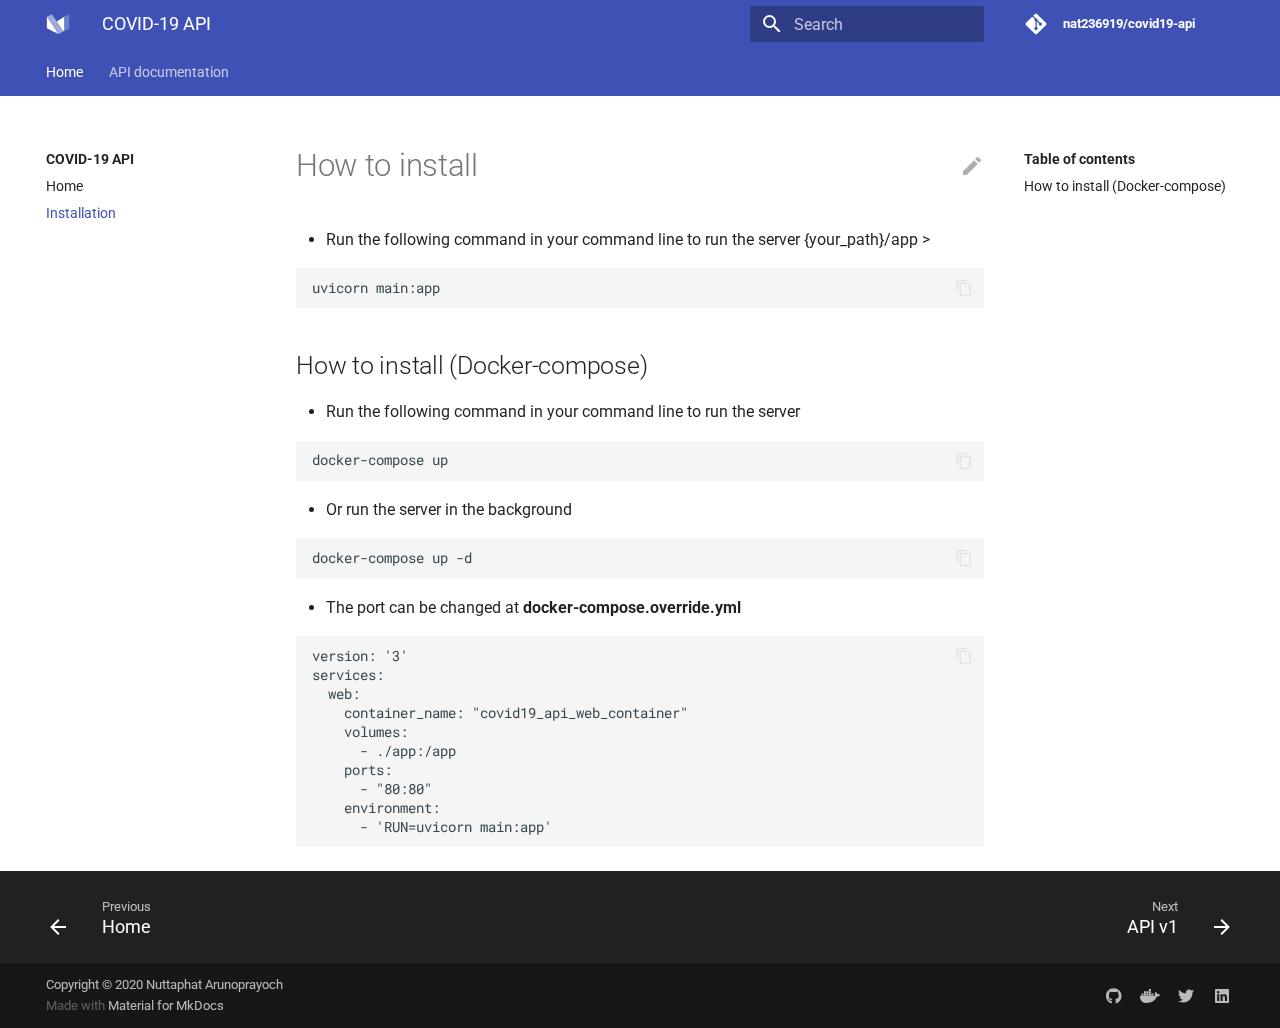
<file: docs/installation/index.html>
<!doctype html>
<html lang="en" class="no-js">
  <head>
    
      <meta charset="utf-8">
      <meta name="viewport" content="width=device-width,initial-scale=1">
      
        <meta name="description" content="Simply Fast API for covid-19 cases exploration">
      
      
        <link rel="canonical" href="https://nat236919.github.io/covid19-api/docs/installation/">
      
      
        <meta name="author" content="Nuttaphat Arunoprayoch">
      
      <link rel="shortcut icon" href="../../assets/favicon.png">
      <meta name="generator" content="mkdocs-1.1.2, mkdocs-material-5.3.0">
    
    
      
        <title>Installation - COVID-19 API</title>
      
    
    
      <link rel="stylesheet" href="../../assets/stylesheets/main.545621a7.min.css">
      
        <link rel="stylesheet" href="../../assets/stylesheets/palette.36d1b78f.min.css">
      
      
        
        
        <meta name="theme-color" content="#3f51b5">
      
    
    
    
      
        <link href="https://fonts.gstatic.com" rel="preconnect" crossorigin>
        <link rel="stylesheet" href="https://fonts.googleapis.com/css?family=Roboto:300,400,400i,700%7CRoboto+Mono&display=fallback">
        <style>body,input{font-family:"Roboto",-apple-system,BlinkMacSystemFont,Helvetica,Arial,sans-serif}code,kbd,pre{font-family:"Roboto Mono",SFMono-Regular,Consolas,Menlo,monospace}</style>
      
    
    
    
    
      
        
<script>window.ga=window.ga||function(){(ga.q=ga.q||[]).push(arguments)},ga.l=+new Date,ga("create","UA-125164332-2","auto"),ga("set","anonymizeIp",!0),ga("send","pageview"),document.addEventListener("DOMContentLoaded",function(){document.forms.search&&document.forms.search.query.addEventListener("blur",function(){if(this.value){var e=document.location.pathname;ga("send","pageview",e+"?q="+this.value)}})}),document.addEventListener("DOMContentSwitch",function(){ga("send","pageview")})</script>
<script async src="https://www.google-analytics.com/analytics.js"></script>
      
    
    
  </head>
  
  
    
    
    
    <body dir="ltr" data-md-color-scheme="default" data-md-color-primary="indigo" data-md-color-accent="indigo">
  
    
    <input class="md-toggle" data-md-toggle="drawer" type="checkbox" id="__drawer" autocomplete="off">
    <input class="md-toggle" data-md-toggle="search" type="checkbox" id="__search" autocomplete="off">
    <label class="md-overlay" for="__drawer"></label>
    <div data-md-component="skip">
      
        
        <a href="#how-to-install" class="md-skip">
          Skip to content
        </a>
      
    </div>
    <div data-md-component="announce">
      
    </div>
    
      <header class="md-header" data-md-component="header">
  <nav class="md-header-nav md-grid" aria-label="Header">
    <a href="https://nat236919.github.io/covid19-api/" title="COVID-19 API" class="md-header-nav__button md-logo" aria-label="COVID-19 API">
      
  
  <svg xmlns="http://www.w3.org/2000/svg" viewBox="0 0 89 89"><path d="M3.136 17.387v42.932l42.932 21.467L3.136 17.387z"/><path d="M21.91 8l42.933 64.398-18.775 9.388L3.136 17.387 21.91 8z" fill-opacity=".5"/><path d="M67.535 17.387L40.273 35.543l21.878 32.818 5.384 2.691V17.387z"/><path d="M67.535 17.387v53.666l18.774-9.388V8l-18.774 9.387z" fill-opacity=".25"/></svg>

    </a>
    <label class="md-header-nav__button md-icon" for="__drawer">
      <svg xmlns="http://www.w3.org/2000/svg" viewBox="0 0 24 24"><path d="M3 6h18v2H3V6m0 5h18v2H3v-2m0 5h18v2H3v-2z"/></svg>
    </label>
    <div class="md-header-nav__title" data-md-component="header-title">
      
        <div class="md-header-nav__ellipsis">
          <span class="md-header-nav__topic md-ellipsis">
            COVID-19 API
          </span>
          <span class="md-header-nav__topic md-ellipsis">
            
              Installation
            
          </span>
        </div>
      
    </div>
    
      <label class="md-header-nav__button md-icon" for="__search">
        <svg xmlns="http://www.w3.org/2000/svg" viewBox="0 0 24 24"><path d="M9.5 3A6.5 6.5 0 0116 9.5c0 1.61-.59 3.09-1.56 4.23l.27.27h.79l5 5-1.5 1.5-5-5v-.79l-.27-.27A6.516 6.516 0 019.5 16 6.5 6.5 0 013 9.5 6.5 6.5 0 019.5 3m0 2C7 5 5 7 5 9.5S7 14 9.5 14 14 12 14 9.5 12 5 9.5 5z"/></svg>
      </label>
      
<div class="md-search" data-md-component="search" role="dialog">
  <label class="md-search__overlay" for="__search"></label>
  <div class="md-search__inner" role="search">
    <form class="md-search__form" name="search">
      <input type="text" class="md-search__input" name="query" aria-label="Search" placeholder="Search" autocapitalize="off" autocorrect="off" autocomplete="off" spellcheck="false" data-md-component="search-query" data-md-state="active">
      <label class="md-search__icon md-icon" for="__search">
        <svg xmlns="http://www.w3.org/2000/svg" viewBox="0 0 24 24"><path d="M9.5 3A6.5 6.5 0 0116 9.5c0 1.61-.59 3.09-1.56 4.23l.27.27h.79l5 5-1.5 1.5-5-5v-.79l-.27-.27A6.516 6.516 0 019.5 16 6.5 6.5 0 013 9.5 6.5 6.5 0 019.5 3m0 2C7 5 5 7 5 9.5S7 14 9.5 14 14 12 14 9.5 12 5 9.5 5z"/></svg>
        <svg xmlns="http://www.w3.org/2000/svg" viewBox="0 0 24 24"><path d="M20 11v2H8l5.5 5.5-1.42 1.42L4.16 12l7.92-7.92L13.5 5.5 8 11h12z"/></svg>
      </label>
      <button type="reset" class="md-search__icon md-icon" aria-label="Clear" data-md-component="search-reset" tabindex="-1">
        <svg xmlns="http://www.w3.org/2000/svg" viewBox="0 0 24 24"><path d="M19 6.41L17.59 5 12 10.59 6.41 5 5 6.41 10.59 12 5 17.59 6.41 19 12 13.41 17.59 19 19 17.59 13.41 12 19 6.41z"/></svg>
      </button>
    </form>
    <div class="md-search__output">
      <div class="md-search__scrollwrap" data-md-scrollfix>
        <div class="md-search-result" data-md-component="search-result">
          <div class="md-search-result__meta">
            Initializing search
          </div>
          <ol class="md-search-result__list"></ol>
        </div>
      </div>
    </div>
  </div>
</div>
    
    
      <div class="md-header-nav__source">
        
<a href="https://github.com/nat236919/covid19-api/" title="Go to repository" class="md-source">
  <div class="md-source__icon md-icon">
    
    <svg xmlns="http://www.w3.org/2000/svg" viewBox="0 0 448 512"><path d="M439.55 236.05L244 40.45a28.87 28.87 0 00-40.81 0l-40.66 40.63 51.52 51.52c27.06-9.14 52.68 16.77 43.39 43.68l49.66 49.66c34.23-11.8 61.18 31 35.47 56.69-26.49 26.49-70.21-2.87-56-37.34L240.22 199v121.85c25.3 12.54 22.26 41.85 9.08 55a34.34 34.34 0 01-48.55 0c-17.57-17.6-11.07-46.91 11.25-56v-123c-20.8-8.51-24.6-30.74-18.64-45L142.57 101 8.45 235.14a28.86 28.86 0 000 40.81l195.61 195.6a28.86 28.86 0 0040.8 0l194.69-194.69a28.86 28.86 0 000-40.81z"/></svg>
  </div>
  <div class="md-source__repository">
    nat236919/covid19-api
  </div>
</a>
      </div>
    
  </nav>
</header>
    
    <div class="md-container" data-md-component="container">
      
        
      
      
        
          

<nav class="md-tabs" aria-label="Tabs" data-md-component="tabs">
  <div class="md-tabs__inner md-grid">
    <ul class="md-tabs__list">
      
        
  <li class="md-tabs__item">
    
      <a href="../.." class="md-tabs__link md-tabs__link--active">
        Home
      </a>
    
  </li>

      
        
      
        
  
  
    <li class="md-tabs__item">
      
        <a href="../api_docs/v1/" class="md-tabs__link">
          API documentation
        </a>
      
    </li>
  

      
    </ul>
  </div>
</nav>
        
      
      <main class="md-main" data-md-component="main">
        <div class="md-main__inner md-grid">
          
            
              <div class="md-sidebar md-sidebar--primary" data-md-component="navigation">
                <div class="md-sidebar__scrollwrap">
                  <div class="md-sidebar__inner">
                    <nav class="md-nav md-nav--primary" aria-label="Navigation" data-md-level="0">
  <label class="md-nav__title" for="__drawer">
    <a href="https://nat236919.github.io/covid19-api/" title="COVID-19 API" class="md-nav__button md-logo" aria-label="COVID-19 API">
      
  
  <svg xmlns="http://www.w3.org/2000/svg" viewBox="0 0 89 89"><path d="M3.136 17.387v42.932l42.932 21.467L3.136 17.387z"/><path d="M21.91 8l42.933 64.398-18.775 9.388L3.136 17.387 21.91 8z" fill-opacity=".5"/><path d="M67.535 17.387L40.273 35.543l21.878 32.818 5.384 2.691V17.387z"/><path d="M67.535 17.387v53.666l18.774-9.388V8l-18.774 9.387z" fill-opacity=".25"/></svg>

    </a>
    COVID-19 API
  </label>
  
    <div class="md-nav__source">
      
<a href="https://github.com/nat236919/covid19-api/" title="Go to repository" class="md-source">
  <div class="md-source__icon md-icon">
    
    <svg xmlns="http://www.w3.org/2000/svg" viewBox="0 0 448 512"><path d="M439.55 236.05L244 40.45a28.87 28.87 0 00-40.81 0l-40.66 40.63 51.52 51.52c27.06-9.14 52.68 16.77 43.39 43.68l49.66 49.66c34.23-11.8 61.18 31 35.47 56.69-26.49 26.49-70.21-2.87-56-37.34L240.22 199v121.85c25.3 12.54 22.26 41.85 9.08 55a34.34 34.34 0 01-48.55 0c-17.57-17.6-11.07-46.91 11.25-56v-123c-20.8-8.51-24.6-30.74-18.64-45L142.57 101 8.45 235.14a28.86 28.86 0 000 40.81l195.61 195.6a28.86 28.86 0 0040.8 0l194.69-194.69a28.86 28.86 0 000-40.81z"/></svg>
  </div>
  <div class="md-source__repository">
    nat236919/covid19-api
  </div>
</a>
    </div>
  
  <ul class="md-nav__list" data-md-scrollfix>
    
      
      
      


  <li class="md-nav__item">
    <a href="../.." title="Home" class="md-nav__link">
      Home
    </a>
  </li>

    
      
      
      

  


  <li class="md-nav__item md-nav__item--active">
    
    <input class="md-nav__toggle md-toggle" data-md-toggle="toc" type="checkbox" id="__toc">
    
      
    
    
      <label class="md-nav__link md-nav__link--active" for="__toc">
        Installation
        <span class="md-nav__icon md-icon">
          <svg xmlns="http://www.w3.org/2000/svg" viewBox="0 0 24 24"><path d="M3 9h14V7H3v2m0 4h14v-2H3v2m0 4h14v-2H3v2m16 0h2v-2h-2v2m0-10v2h2V7h-2m0 6h2v-2h-2v2z"/></svg>
        </span>
      </label>
    
    <a href="./" title="Installation" class="md-nav__link md-nav__link--active">
      Installation
    </a>
    
      
<nav class="md-nav md-nav--secondary" aria-label="Table of contents">
  
  
    
  
  
    <label class="md-nav__title" for="__toc">
      <span class="md-nav__icon md-icon">
        <svg xmlns="http://www.w3.org/2000/svg" viewBox="0 0 24 24"><path d="M20 11v2H8l5.5 5.5-1.42 1.42L4.16 12l7.92-7.92L13.5 5.5 8 11h12z"/></svg>
      </span>
      Table of contents
    </label>
    <ul class="md-nav__list" data-md-scrollfix>
      
        <li class="md-nav__item">
  <a href="#how-to-install-docker-compose" class="md-nav__link">
    How to install (Docker-compose)
  </a>
  
</li>
      
    </ul>
  
</nav>
    
  </li>

    
      
      
      


  <li class="md-nav__item md-nav__item--nested">
    
      <input class="md-nav__toggle md-toggle" data-md-toggle="nav-3" type="checkbox" id="nav-3">
    
    <label class="md-nav__link" for="nav-3">
      API documentation
      <span class="md-nav__icon md-icon">
        <svg xmlns="http://www.w3.org/2000/svg" viewBox="0 0 24 24"><path d="M8.59 16.58L13.17 12 8.59 7.41 10 6l6 6-6 6-1.41-1.42z"/></svg>
      </span>
    </label>
    <nav class="md-nav" aria-label="API documentation" data-md-level="1">
      <label class="md-nav__title" for="nav-3">
        <span class="md-nav__icon md-icon">
          <svg xmlns="http://www.w3.org/2000/svg" viewBox="0 0 24 24"><path d="M20 11v2H8l5.5 5.5-1.42 1.42L4.16 12l7.92-7.92L13.5 5.5 8 11h12z"/></svg>
        </span>
        API documentation
      </label>
      <ul class="md-nav__list" data-md-scrollfix>
        
        
          
          
          


  <li class="md-nav__item">
    <a href="../api_docs/v1/" title="API v1" class="md-nav__link">
      API v1
    </a>
  </li>

        
          
          
          


  <li class="md-nav__item">
    <a href="../api_docs/v2/" title="API v2" class="md-nav__link">
      API v2
    </a>
  </li>

        
      </ul>
    </nav>
  </li>

    
  </ul>
</nav>
                  </div>
                </div>
              </div>
            
            
              <div class="md-sidebar md-sidebar--secondary" data-md-component="toc">
                <div class="md-sidebar__scrollwrap">
                  <div class="md-sidebar__inner">
                    
<nav class="md-nav md-nav--secondary" aria-label="Table of contents">
  
  
    
  
  
    <label class="md-nav__title" for="__toc">
      <span class="md-nav__icon md-icon">
        <svg xmlns="http://www.w3.org/2000/svg" viewBox="0 0 24 24"><path d="M20 11v2H8l5.5 5.5-1.42 1.42L4.16 12l7.92-7.92L13.5 5.5 8 11h12z"/></svg>
      </span>
      Table of contents
    </label>
    <ul class="md-nav__list" data-md-scrollfix>
      
        <li class="md-nav__item">
  <a href="#how-to-install-docker-compose" class="md-nav__link">
    How to install (Docker-compose)
  </a>
  
</li>
      
    </ul>
  
</nav>
                  </div>
                </div>
              </div>
            
          
          <div class="md-content">
            <article class="md-content__inner md-typeset">
              
                
                  <a href="https://github.com/nat236919/covid19-api/edit/master/docs/docs/installation.md" title="Edit this page" class="md-content__button md-icon">
                    <svg xmlns="http://www.w3.org/2000/svg" viewBox="0 0 24 24"><path d="M20.71 7.04c.39-.39.39-1.04 0-1.41l-2.34-2.34c-.37-.39-1.02-.39-1.41 0l-1.84 1.83 3.75 3.75M3 17.25V21h3.75L17.81 9.93l-3.75-3.75L3 17.25z"/></svg>
                  </a>
                
                
                  
                
                
                <h1 id="how-to-install">How to install</h1>
<ul>
<li>Run the following command in your command line to run the server
{your_path}/app &gt;</li>
</ul>
<pre><code class="console">uvicorn main:app
</code></pre>

<h2 id="how-to-install-docker-compose">How to install (Docker-compose)</h2>
<ul>
<li>Run the following command in your command line to run the server</li>
</ul>
<pre><code class="console">docker-compose up
</code></pre>

<ul>
<li>Or run the server in the background</li>
</ul>
<pre><code class="console">docker-compose up -d
</code></pre>

<ul>
<li>The port can be changed at <b>docker-compose.override.yml</b></li>
</ul>
<pre><code class="yml">version: '3'
services:
  web:
    container_name: &quot;covid19_api_web_container&quot;
    volumes:
      - ./app:/app
    ports:
      - &quot;80:80&quot;
    environment:
      - 'RUN=uvicorn main:app'
</code></pre>
                
              
              
                


              
            </article>
          </div>
        </div>
      </main>
      
        
<footer class="md-footer">
  
    <div class="md-footer-nav">
      <nav class="md-footer-nav__inner md-grid" aria-label="Footer">
        
          <a href="../.." title="Home" class="md-footer-nav__link md-footer-nav__link--prev" rel="prev">
            <div class="md-footer-nav__button md-icon">
              <svg xmlns="http://www.w3.org/2000/svg" viewBox="0 0 24 24"><path d="M20 11v2H8l5.5 5.5-1.42 1.42L4.16 12l7.92-7.92L13.5 5.5 8 11h12z"/></svg>
            </div>
            <div class="md-footer-nav__title">
              <div class="md-ellipsis">
                <span class="md-footer-nav__direction">
                  Previous
                </span>
                Home
              </div>
            </div>
          </a>
        
        
          <a href="../api_docs/v1/" title="API v1" class="md-footer-nav__link md-footer-nav__link--next" rel="next">
            <div class="md-footer-nav__title">
              <div class="md-ellipsis">
                <span class="md-footer-nav__direction">
                  Next
                </span>
                API v1
              </div>
            </div>
            <div class="md-footer-nav__button md-icon">
              <svg xmlns="http://www.w3.org/2000/svg" viewBox="0 0 24 24"><path d="M4 11v2h12l-5.5 5.5 1.42 1.42L19.84 12l-7.92-7.92L10.5 5.5 16 11H4z"/></svg>
            </div>
          </a>
        
      </nav>
    </div>
  
  <div class="md-footer-meta md-typeset">
    <div class="md-footer-meta__inner md-grid">
      <div class="md-footer-copyright">
        
          <div class="md-footer-copyright__highlight">
            Copyright &copy; 2020 Nuttaphat Arunoprayoch
          </div>
        
        Made with
        <a href="https://squidfunk.github.io/mkdocs-material/" target="_blank" rel="noopener">
          Material for MkDocs
        </a>
      </div>
      
  <div class="md-footer-social">
    
      
      
        
        
      
      <a href="https://github.com/nat236919" target="_blank" rel="noopener" title="github.com" class="md-footer-social__link">
        <svg xmlns="http://www.w3.org/2000/svg" viewBox="0 0 496 512"><path d="M165.9 397.4c0 2-2.3 3.6-5.2 3.6-3.3.3-5.6-1.3-5.6-3.6 0-2 2.3-3.6 5.2-3.6 3-.3 5.6 1.3 5.6 3.6zm-31.1-4.5c-.7 2 1.3 4.3 4.3 4.9 2.6 1 5.6 0 6.2-2s-1.3-4.3-4.3-5.2c-2.6-.7-5.5.3-6.2 2.3zm44.2-1.7c-2.9.7-4.9 2.6-4.6 4.9.3 2 2.9 3.3 5.9 2.6 2.9-.7 4.9-2.6 4.6-4.6-.3-1.9-3-3.2-5.9-2.9zM244.8 8C106.1 8 0 113.3 0 252c0 110.9 69.8 205.8 169.5 239.2 12.8 2.3 17.3-5.6 17.3-12.1 0-6.2-.3-40.4-.3-61.4 0 0-70 15-84.7-29.8 0 0-11.4-29.1-27.8-36.6 0 0-22.9-15.7 1.6-15.4 0 0 24.9 2 38.6 25.8 21.9 38.6 58.6 27.5 72.9 20.9 2.3-16 8.8-27.1 16-33.7-55.9-6.2-112.3-14.3-112.3-110.5 0-27.5 7.6-41.3 23.6-58.9-2.6-6.5-11.1-33.3 2.6-67.9 20.9-6.5 69 27 69 27 20-5.6 41.5-8.5 62.8-8.5s42.8 2.9 62.8 8.5c0 0 48.1-33.6 69-27 13.7 34.7 5.2 61.4 2.6 67.9 16 17.7 25.8 31.5 25.8 58.9 0 96.5-58.9 104.2-114.8 110.5 9.2 7.9 17 22.9 17 46.4 0 33.7-.3 75.4-.3 83.6 0 6.5 4.6 14.4 17.3 12.1C428.2 457.8 496 362.9 496 252 496 113.3 383.5 8 244.8 8zM97.2 352.9c-1.3 1-1 3.3.7 5.2 1.6 1.6 3.9 2.3 5.2 1 1.3-1 1-3.3-.7-5.2-1.6-1.6-3.9-2.3-5.2-1zm-10.8-8.1c-.7 1.3.3 2.9 2.3 3.9 1.6 1 3.6.7 4.3-.7.7-1.3-.3-2.9-2.3-3.9-2-.6-3.6-.3-4.3.7zm32.4 35.6c-1.6 1.3-1 4.3 1.3 6.2 2.3 2.3 5.2 2.6 6.5 1 1.3-1.3.7-4.3-1.3-6.2-2.2-2.3-5.2-2.6-6.5-1zm-11.4-14.7c-1.6 1-1.6 3.6 0 5.9 1.6 2.3 4.3 3.3 5.6 2.3 1.6-1.3 1.6-3.9 0-6.2-1.4-2.3-4-3.3-5.6-2z"/></svg>
      </a>
    
      
      
        
        
      
      <a href="https://hub.docker.com/repository/docker/nat236919/covid19-api" target="_blank" rel="noopener" title="hub.docker.com" class="md-footer-social__link">
        <svg xmlns="http://www.w3.org/2000/svg" viewBox="0 0 640 512"><path d="M349.9 236.3h-66.1v-59.4h66.1v59.4zm0-204.3h-66.1v60.7h66.1V32zm78.2 144.8H362v59.4h66.1v-59.4zm-156.3-72.1h-66.1v60.1h66.1v-60.1zm78.1 0h-66.1v60.1h66.1v-60.1zm276.8 100c-14.4-9.7-47.6-13.2-73.1-8.4-3.3-24-16.7-44.9-41.1-63.7l-14-9.3-9.3 14c-18.4 27.8-23.4 73.6-3.7 103.8-8.7 4.7-25.8 11.1-48.4 10.7H2.4c-8.7 50.8 5.8 116.8 44 162.1 37.1 43.9 92.7 66.2 165.4 66.2 157.4 0 273.9-72.5 328.4-204.2 21.4.4 67.6.1 91.3-45.2 1.5-2.5 6.6-13.2 8.5-17.1l-13.3-8.9zm-511.1-27.9h-66v59.4h66.1v-59.4zm78.1 0h-66.1v59.4h66.1v-59.4zm78.1 0h-66.1v59.4h66.1v-59.4zm-78.1-72.1h-66.1v60.1h66.1v-60.1z"/></svg>
      </a>
    
      
      
        
        
      
      <a href="https://twitter.com/nat236919" target="_blank" rel="noopener" title="twitter.com" class="md-footer-social__link">
        <svg xmlns="http://www.w3.org/2000/svg" viewBox="0 0 512 512"><path d="M459.37 151.716c.325 4.548.325 9.097.325 13.645 0 138.72-105.583 298.558-298.558 298.558-59.452 0-114.68-17.219-161.137-47.106 8.447.974 16.568 1.299 25.34 1.299 49.055 0 94.213-16.568 130.274-44.832-46.132-.975-84.792-31.188-98.112-72.772 6.498.974 12.995 1.624 19.818 1.624 9.421 0 18.843-1.3 27.614-3.573-48.081-9.747-84.143-51.98-84.143-102.985v-1.299c13.969 7.797 30.214 12.67 47.431 13.319-28.264-18.843-46.781-51.005-46.781-87.391 0-19.492 5.197-37.36 14.294-52.954 51.655 63.675 129.3 105.258 216.365 109.807-1.624-7.797-2.599-15.918-2.599-24.04 0-57.828 46.782-104.934 104.934-104.934 30.213 0 57.502 12.67 76.67 33.137 23.715-4.548 46.456-13.32 66.599-25.34-7.798 24.366-24.366 44.833-46.132 57.827 21.117-2.273 41.584-8.122 60.426-16.243-14.292 20.791-32.161 39.308-52.628 54.253z"/></svg>
      </a>
    
      
      
        
        
      
      <a href="https://www.linkedin.com/in/arunoprayoch-nuttaphat/" target="_blank" rel="noopener" title="www.linkedin.com" class="md-footer-social__link">
        <svg xmlns="http://www.w3.org/2000/svg" viewBox="0 0 448 512"><path d="M416 32H31.9C14.3 32 0 46.5 0 64.3v383.4C0 465.5 14.3 480 31.9 480H416c17.6 0 32-14.5 32-32.3V64.3c0-17.8-14.4-32.3-32-32.3zM135.4 416H69V202.2h66.5V416zm-33.2-243c-21.3 0-38.5-17.3-38.5-38.5S80.9 96 102.2 96c21.2 0 38.5 17.3 38.5 38.5 0 21.3-17.2 38.5-38.5 38.5zm282.1 243h-66.4V312c0-24.8-.5-56.7-34.5-56.7-34.6 0-39.9 27-39.9 54.9V416h-66.4V202.2h63.7v29.2h.9c8.9-16.8 30.6-34.5 62.9-34.5 67.2 0 79.7 44.3 79.7 101.9V416z"/></svg>
      </a>
    
  </div>

    </div>
  </div>
</footer>
      
    </div>
    
      <script src="../../assets/javascripts/vendor.de50e36d.min.js"></script>
      <script src="../../assets/javascripts/bundle.5ad6861d.min.js"></script><script id="__lang" type="application/json">{"clipboard.copy": "Copy to clipboard", "clipboard.copied": "Copied to clipboard", "search.config.lang": "en", "search.config.pipeline": "trimmer, stopWordFilter", "search.config.separator": "[\\s\\-]+", "search.result.placeholder": "Type to start searching", "search.result.none": "No matching documents", "search.result.one": "1 matching document", "search.result.other": "# matching documents"}</script>
      
      <script>
        app = initialize({
          base: "../..",
          features: ["tabs"],
          search: Object.assign({
            worker: "../../assets/javascripts/worker/search.7a2ea5ba.min.js"
          }, typeof search !== "undefined" && search)
        })
      </script>
      
    
  </body>
</html>
</file>
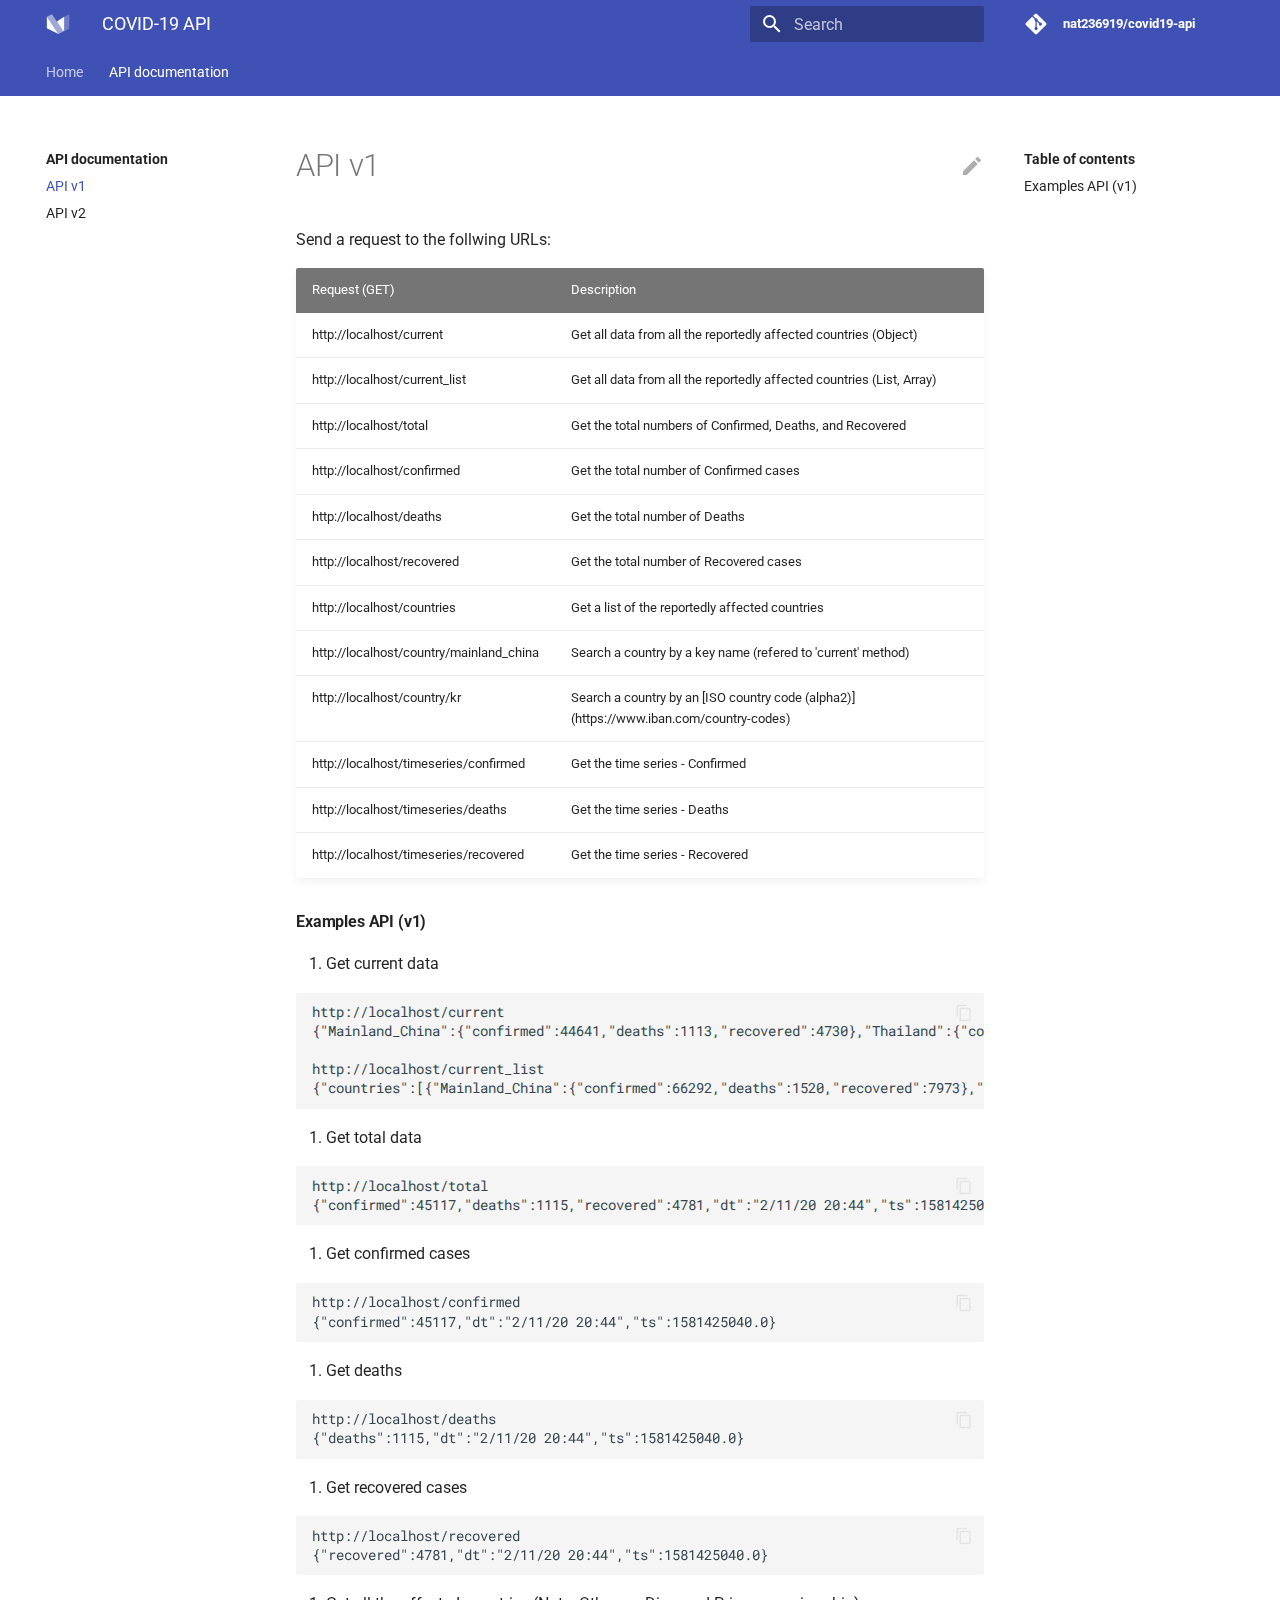
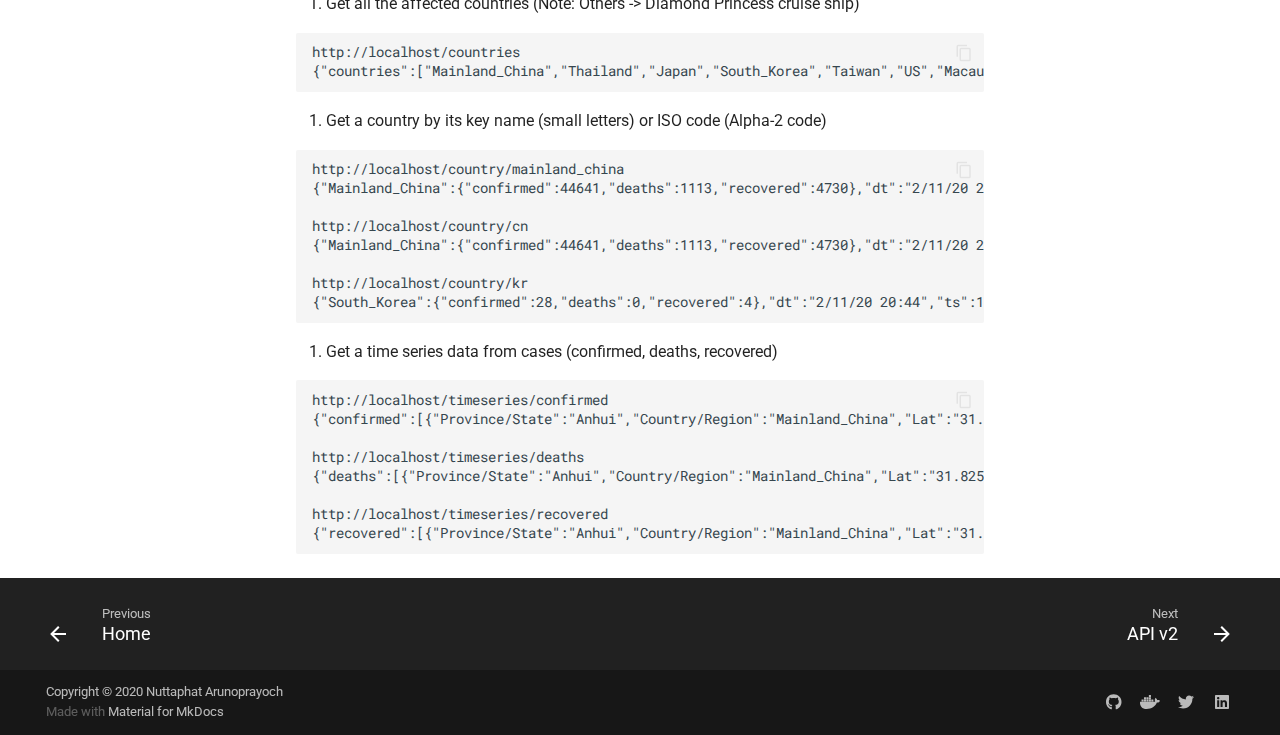
<file: router/v1/index.html>
<!doctype html>
<html lang="en" class="no-js">
  <head>
    
      <meta charset="utf-8">
      <meta name="viewport" content="width=device-width,initial-scale=1">
      
        <meta name="description" content="Simply Fast API for covid-19 cases exploration">
      
      
        <link rel="canonical" href="https://nat236919.github.io/covid19-api/router/v1/">
      
      
        <meta name="author" content="Nuttaphat Arunoprayoch">
      
      <link rel="shortcut icon" href="../../assets/favicon.png">
      <meta name="generator" content="mkdocs-1.1.2, mkdocs-material-5.3.0">
    
    
      
        <title>API v1 - COVID-19 API</title>
      
    
    
      <link rel="stylesheet" href="../../assets/stylesheets/main.545621a7.min.css">
      
        <link rel="stylesheet" href="../../assets/stylesheets/palette.36d1b78f.min.css">
      
      
        
        
        <meta name="theme-color" content="#3f51b5">
      
    
    
    
      
        <link href="https://fonts.gstatic.com" rel="preconnect" crossorigin>
        <link rel="stylesheet" href="https://fonts.googleapis.com/css?family=Roboto:300,400,400i,700%7CRoboto+Mono&display=fallback">
        <style>body,input{font-family:"Roboto",-apple-system,BlinkMacSystemFont,Helvetica,Arial,sans-serif}code,kbd,pre{font-family:"Roboto Mono",SFMono-Regular,Consolas,Menlo,monospace}</style>
      
    
    
    
    
      
    
    
  </head>
  
  
    
    
    
    <body dir="ltr" data-md-color-scheme="default" data-md-color-primary="indigo" data-md-color-accent="indigo">
  
    
    <input class="md-toggle" data-md-toggle="drawer" type="checkbox" id="__drawer" autocomplete="off">
    <input class="md-toggle" data-md-toggle="search" type="checkbox" id="__search" autocomplete="off">
    <label class="md-overlay" for="__drawer"></label>
    <div data-md-component="skip">
      
        
        <a href="#examples-api-v1" class="md-skip">
          Skip to content
        </a>
      
    </div>
    <div data-md-component="announce">
      
    </div>
    
      <header class="md-header" data-md-component="header">
  <nav class="md-header-nav md-grid" aria-label="Header">
    <a href="https://nat236919.github.io/covid19-api/" title="COVID-19 API" class="md-header-nav__button md-logo" aria-label="COVID-19 API">
      
  
  <svg xmlns="http://www.w3.org/2000/svg" viewBox="0 0 89 89"><path d="M3.136 17.387v42.932l42.932 21.467L3.136 17.387z"/><path d="M21.91 8l42.933 64.398-18.775 9.388L3.136 17.387 21.91 8z" fill-opacity=".5"/><path d="M67.535 17.387L40.273 35.543l21.878 32.818 5.384 2.691V17.387z"/><path d="M67.535 17.387v53.666l18.774-9.388V8l-18.774 9.387z" fill-opacity=".25"/></svg>

    </a>
    <label class="md-header-nav__button md-icon" for="__drawer">
      <svg xmlns="http://www.w3.org/2000/svg" viewBox="0 0 24 24"><path d="M3 6h18v2H3V6m0 5h18v2H3v-2m0 5h18v2H3v-2z"/></svg>
    </label>
    <div class="md-header-nav__title" data-md-component="header-title">
      
        <div class="md-header-nav__ellipsis">
          <span class="md-header-nav__topic md-ellipsis">
            COVID-19 API
          </span>
          <span class="md-header-nav__topic md-ellipsis">
            
              API v1
            
          </span>
        </div>
      
    </div>
    
      <label class="md-header-nav__button md-icon" for="__search">
        <svg xmlns="http://www.w3.org/2000/svg" viewBox="0 0 24 24"><path d="M9.5 3A6.5 6.5 0 0116 9.5c0 1.61-.59 3.09-1.56 4.23l.27.27h.79l5 5-1.5 1.5-5-5v-.79l-.27-.27A6.516 6.516 0 019.5 16 6.5 6.5 0 013 9.5 6.5 6.5 0 019.5 3m0 2C7 5 5 7 5 9.5S7 14 9.5 14 14 12 14 9.5 12 5 9.5 5z"/></svg>
      </label>
      
<div class="md-search" data-md-component="search" role="dialog">
  <label class="md-search__overlay" for="__search"></label>
  <div class="md-search__inner" role="search">
    <form class="md-search__form" name="search">
      <input type="text" class="md-search__input" name="query" aria-label="Search" placeholder="Search" autocapitalize="off" autocorrect="off" autocomplete="off" spellcheck="false" data-md-component="search-query" data-md-state="active">
      <label class="md-search__icon md-icon" for="__search">
        <svg xmlns="http://www.w3.org/2000/svg" viewBox="0 0 24 24"><path d="M9.5 3A6.5 6.5 0 0116 9.5c0 1.61-.59 3.09-1.56 4.23l.27.27h.79l5 5-1.5 1.5-5-5v-.79l-.27-.27A6.516 6.516 0 019.5 16 6.5 6.5 0 013 9.5 6.5 6.5 0 019.5 3m0 2C7 5 5 7 5 9.5S7 14 9.5 14 14 12 14 9.5 12 5 9.5 5z"/></svg>
        <svg xmlns="http://www.w3.org/2000/svg" viewBox="0 0 24 24"><path d="M20 11v2H8l5.5 5.5-1.42 1.42L4.16 12l7.92-7.92L13.5 5.5 8 11h12z"/></svg>
      </label>
      <button type="reset" class="md-search__icon md-icon" aria-label="Clear" data-md-component="search-reset" tabindex="-1">
        <svg xmlns="http://www.w3.org/2000/svg" viewBox="0 0 24 24"><path d="M19 6.41L17.59 5 12 10.59 6.41 5 5 6.41 10.59 12 5 17.59 6.41 19 12 13.41 17.59 19 19 17.59 13.41 12 19 6.41z"/></svg>
      </button>
    </form>
    <div class="md-search__output">
      <div class="md-search__scrollwrap" data-md-scrollfix>
        <div class="md-search-result" data-md-component="search-result">
          <div class="md-search-result__meta">
            Initializing search
          </div>
          <ol class="md-search-result__list"></ol>
        </div>
      </div>
    </div>
  </div>
</div>
    
    
      <div class="md-header-nav__source">
        
<a href="https://github.com/nat236919/covid19-api/" title="Go to repository" class="md-source">
  <div class="md-source__icon md-icon">
    
    <svg xmlns="http://www.w3.org/2000/svg" viewBox="0 0 448 512"><path d="M439.55 236.05L244 40.45a28.87 28.87 0 00-40.81 0l-40.66 40.63 51.52 51.52c27.06-9.14 52.68 16.77 43.39 43.68l49.66 49.66c34.23-11.8 61.18 31 35.47 56.69-26.49 26.49-70.21-2.87-56-37.34L240.22 199v121.85c25.3 12.54 22.26 41.85 9.08 55a34.34 34.34 0 01-48.55 0c-17.57-17.6-11.07-46.91 11.25-56v-123c-20.8-8.51-24.6-30.74-18.64-45L142.57 101 8.45 235.14a28.86 28.86 0 000 40.81l195.61 195.6a28.86 28.86 0 0040.8 0l194.69-194.69a28.86 28.86 0 000-40.81z"/></svg>
  </div>
  <div class="md-source__repository">
    nat236919/covid19-api
  </div>
</a>
      </div>
    
  </nav>
</header>
    
    <div class="md-container" data-md-component="container">
      
        
      
      
        
          

  

<nav class="md-tabs md-tabs--active" aria-label="Tabs" data-md-component="tabs">
  <div class="md-tabs__inner md-grid">
    <ul class="md-tabs__list">
      
        
  <li class="md-tabs__item">
    
      <a href="../.." class="md-tabs__link">
        Home
      </a>
    
  </li>

      
        
  
  
    <li class="md-tabs__item">
      
        <a href="./" class="md-tabs__link md-tabs__link--active">
          API documentation
        </a>
      
    </li>
  

      
    </ul>
  </div>
</nav>
        
      
      <main class="md-main" data-md-component="main">
        <div class="md-main__inner md-grid">
          
            
              <div class="md-sidebar md-sidebar--primary" data-md-component="navigation">
                <div class="md-sidebar__scrollwrap">
                  <div class="md-sidebar__inner">
                    <nav class="md-nav md-nav--primary" aria-label="Navigation" data-md-level="0">
  <label class="md-nav__title" for="__drawer">
    <a href="https://nat236919.github.io/covid19-api/" title="COVID-19 API" class="md-nav__button md-logo" aria-label="COVID-19 API">
      
  
  <svg xmlns="http://www.w3.org/2000/svg" viewBox="0 0 89 89"><path d="M3.136 17.387v42.932l42.932 21.467L3.136 17.387z"/><path d="M21.91 8l42.933 64.398-18.775 9.388L3.136 17.387 21.91 8z" fill-opacity=".5"/><path d="M67.535 17.387L40.273 35.543l21.878 32.818 5.384 2.691V17.387z"/><path d="M67.535 17.387v53.666l18.774-9.388V8l-18.774 9.387z" fill-opacity=".25"/></svg>

    </a>
    COVID-19 API
  </label>
  
    <div class="md-nav__source">
      
<a href="https://github.com/nat236919/covid19-api/" title="Go to repository" class="md-source">
  <div class="md-source__icon md-icon">
    
    <svg xmlns="http://www.w3.org/2000/svg" viewBox="0 0 448 512"><path d="M439.55 236.05L244 40.45a28.87 28.87 0 00-40.81 0l-40.66 40.63 51.52 51.52c27.06-9.14 52.68 16.77 43.39 43.68l49.66 49.66c34.23-11.8 61.18 31 35.47 56.69-26.49 26.49-70.21-2.87-56-37.34L240.22 199v121.85c25.3 12.54 22.26 41.85 9.08 55a34.34 34.34 0 01-48.55 0c-17.57-17.6-11.07-46.91 11.25-56v-123c-20.8-8.51-24.6-30.74-18.64-45L142.57 101 8.45 235.14a28.86 28.86 0 000 40.81l195.61 195.6a28.86 28.86 0 0040.8 0l194.69-194.69a28.86 28.86 0 000-40.81z"/></svg>
  </div>
  <div class="md-source__repository">
    nat236919/covid19-api
  </div>
</a>
    </div>
  
  <ul class="md-nav__list" data-md-scrollfix>
    
      
      
      


  <li class="md-nav__item">
    <a href="../.." title="Home" class="md-nav__link">
      Home
    </a>
  </li>

    
      
      
      

  


  <li class="md-nav__item md-nav__item--active md-nav__item--nested">
    
      <input class="md-nav__toggle md-toggle" data-md-toggle="nav-2" type="checkbox" id="nav-2" checked>
    
    <label class="md-nav__link" for="nav-2">
      API documentation
      <span class="md-nav__icon md-icon">
        <svg xmlns="http://www.w3.org/2000/svg" viewBox="0 0 24 24"><path d="M8.59 16.58L13.17 12 8.59 7.41 10 6l6 6-6 6-1.41-1.42z"/></svg>
      </span>
    </label>
    <nav class="md-nav" aria-label="API documentation" data-md-level="1">
      <label class="md-nav__title" for="nav-2">
        <span class="md-nav__icon md-icon">
          <svg xmlns="http://www.w3.org/2000/svg" viewBox="0 0 24 24"><path d="M20 11v2H8l5.5 5.5-1.42 1.42L4.16 12l7.92-7.92L13.5 5.5 8 11h12z"/></svg>
        </span>
        API documentation
      </label>
      <ul class="md-nav__list" data-md-scrollfix>
        
        
          
          
          

  


  <li class="md-nav__item md-nav__item--active">
    
    <input class="md-nav__toggle md-toggle" data-md-toggle="toc" type="checkbox" id="__toc">
    
    
      <label class="md-nav__link md-nav__link--active" for="__toc">
        API v1
        <span class="md-nav__icon md-icon">
          <svg xmlns="http://www.w3.org/2000/svg" viewBox="0 0 24 24"><path d="M3 9h14V7H3v2m0 4h14v-2H3v2m0 4h14v-2H3v2m16 0h2v-2h-2v2m0-10v2h2V7h-2m0 6h2v-2h-2v2z"/></svg>
        </span>
      </label>
    
    <a href="./" title="API v1" class="md-nav__link md-nav__link--active">
      API v1
    </a>
    
      
<nav class="md-nav md-nav--secondary" aria-label="Table of contents">
  
  
  
    <label class="md-nav__title" for="__toc">
      <span class="md-nav__icon md-icon">
        <svg xmlns="http://www.w3.org/2000/svg" viewBox="0 0 24 24"><path d="M20 11v2H8l5.5 5.5-1.42 1.42L4.16 12l7.92-7.92L13.5 5.5 8 11h12z"/></svg>
      </span>
      Table of contents
    </label>
    <ul class="md-nav__list" data-md-scrollfix>
      
        <li class="md-nav__item">
  <a href="#examples-api-v1" class="md-nav__link">
    Examples API (v1)
  </a>
  
</li>
      
    </ul>
  
</nav>
    
  </li>

        
          
          
          


  <li class="md-nav__item">
    <a href="../v2/" title="API v2" class="md-nav__link">
      API v2
    </a>
  </li>

        
      </ul>
    </nav>
  </li>

    
  </ul>
</nav>
                  </div>
                </div>
              </div>
            
            
              <div class="md-sidebar md-sidebar--secondary" data-md-component="toc">
                <div class="md-sidebar__scrollwrap">
                  <div class="md-sidebar__inner">
                    
<nav class="md-nav md-nav--secondary" aria-label="Table of contents">
  
  
  
    <label class="md-nav__title" for="__toc">
      <span class="md-nav__icon md-icon">
        <svg xmlns="http://www.w3.org/2000/svg" viewBox="0 0 24 24"><path d="M20 11v2H8l5.5 5.5-1.42 1.42L4.16 12l7.92-7.92L13.5 5.5 8 11h12z"/></svg>
      </span>
      Table of contents
    </label>
    <ul class="md-nav__list" data-md-scrollfix>
      
        <li class="md-nav__item">
  <a href="#examples-api-v1" class="md-nav__link">
    Examples API (v1)
  </a>
  
</li>
      
    </ul>
  
</nav>
                  </div>
                </div>
              </div>
            
          
          <div class="md-content">
            <article class="md-content__inner md-typeset">
              
                
                  <a href="https://github.com/nat236919/covid19-api/edit/master/docs/router/v1/README.md" title="Edit this page" class="md-content__button md-icon">
                    <svg xmlns="http://www.w3.org/2000/svg" viewBox="0 0 24 24"><path d="M20.71 7.04c.39-.39.39-1.04 0-1.41l-2.34-2.34c-.37-.39-1.02-.39-1.41 0l-1.84 1.83 3.75 3.75M3 17.25V21h3.75L17.81 9.93l-3.75-3.75L3 17.25z"/></svg>
                  </a>
                
                
                  
                
                
                  <h1>API v1</h1>
                
                <p>Send a request to the follwing URLs:</p>
<table>
<thead>
<tr>
<th>Request (GET)</th>
<th>Description</th>
</tr>
</thead>
<tbody>
<tr>
<td>http://localhost/current</td>
<td>Get all data from all the reportedly affected countries (Object)</td>
</tr>
<tr>
<td>http://localhost/current_list</td>
<td>Get all data from all the reportedly affected countries (List, Array)</td>
</tr>
<tr>
<td>http://localhost/total</td>
<td>Get the total numbers of Confirmed, Deaths, and Recovered</td>
</tr>
<tr>
<td>http://localhost/confirmed</td>
<td>Get the total number of Confirmed cases</td>
</tr>
<tr>
<td>http://localhost/deaths</td>
<td>Get the total number of Deaths</td>
</tr>
<tr>
<td>http://localhost/recovered</td>
<td>Get the total number of Recovered cases</td>
</tr>
<tr>
<td>http://localhost/countries</td>
<td>Get a list of the reportedly affected countries</td>
</tr>
<tr>
<td>http://localhost/country/mainland_china</td>
<td>Search a country by a key name (refered to 'current' method)</td>
</tr>
<tr>
<td>http://localhost/country/kr</td>
<td>Search a country by an [ISO country code (alpha2)] (https://www.iban.com/country-codes)</td>
</tr>
<tr>
<td>http://localhost/timeseries/confirmed</td>
<td>Get the time series - Confirmed</td>
</tr>
<tr>
<td>http://localhost/timeseries/deaths</td>
<td>Get the time series - Deaths</td>
</tr>
<tr>
<td>http://localhost/timeseries/recovered</td>
<td>Get the time series - Recovered</td>
</tr>
</tbody>
</table>
<h4 id="examples-api-v1">Examples API (v1)</h4>
<ol>
<li>Get current data</li>
</ol>
<pre><code class="json">http://localhost/current
{&quot;Mainland_China&quot;:{&quot;confirmed&quot;:44641,&quot;deaths&quot;:1113,&quot;recovered&quot;:4730},&quot;Thailand&quot;:{&quot;confirmed&quot;:33,&quot;deaths&quot;:0,&quot;recovered&quot;:10},&quot;Japan&quot;:{&quot;confirmed&quot;:26,&quot;deaths&quot;:0,&quot;recovered&quot;:9},&quot;South_Korea&quot;:{&quot;confirmed&quot;:28,&quot;deaths&quot;:0,&quot;recovered&quot;:4},&quot;Taiwan&quot;:{&quot;confirmed&quot;:18,&quot;deaths&quot;:0,&quot;recovered&quot;:1},&quot;US&quot;:{&quot;confirmed&quot;:13,&quot;deaths&quot;:0,&quot;recovered&quot;:3},&quot;Macau&quot;:{&quot;confirmed&quot;:10,&quot;deaths&quot;:0,&quot;recovered&quot;:1},&quot;Hong_Kong&quot;:{&quot;confirmed&quot;:49,&quot;deaths&quot;:1,&quot;recovered&quot;:0},&quot;Singapore&quot;:{&quot;confirmed&quot;:47,&quot;deaths&quot;:0,&quot;recovered&quot;:9},&quot;Vietnam&quot;:{&quot;confirmed&quot;:15,&quot;deaths&quot;:0,&quot;recovered&quot;:6},&quot;France&quot;:{&quot;confirmed&quot;:11,&quot;deaths&quot;:0,&quot;recovered&quot;:0},&quot;Nepal&quot;:{&quot;confirmed&quot;:1,&quot;deaths&quot;:0,&quot;recovered&quot;:0},&quot;Malaysia&quot;:{&quot;confirmed&quot;:18,&quot;deaths&quot;:0,&quot;recovered&quot;:3},&quot;Canada&quot;:{&quot;confirmed&quot;:7,&quot;deaths&quot;:0,&quot;recovered&quot;:0},&quot;Australia&quot;:{&quot;confirmed&quot;:15,&quot;deaths&quot;:0,&quot;recovered&quot;:2},&quot;Cambodia&quot;:{&quot;confirmed&quot;:1,&quot;deaths&quot;:0,&quot;recovered&quot;:0},&quot;Sri_Lanka&quot;:{&quot;confirmed&quot;:1,&quot;deaths&quot;:0,&quot;recovered&quot;:1},&quot;Germany&quot;:{&quot;confirmed&quot;:16,&quot;deaths&quot;:0,&quot;recovered&quot;:0},&quot;Finland&quot;:{&quot;confirmed&quot;:1,&quot;deaths&quot;:0,&quot;recovered&quot;:1},&quot;United_Arab_Emirates&quot;:{&quot;confirmed&quot;:8,&quot;deaths&quot;:0,&quot;recovered&quot;:1},&quot;Philippines&quot;:{&quot;confirmed&quot;:3,&quot;deaths&quot;:1,&quot;recovered&quot;:0},&quot;India&quot;:{&quot;confirmed&quot;:3,&quot;deaths&quot;:0,&quot;recovered&quot;:0},&quot;Italy&quot;:{&quot;confirmed&quot;:3,&quot;deaths&quot;:0,&quot;recovered&quot;:0},&quot;UK&quot;:{&quot;confirmed&quot;:8,&quot;deaths&quot;:0,&quot;recovered&quot;:0},&quot;Russia&quot;:{&quot;confirmed&quot;:2,&quot;deaths&quot;:0,&quot;recovered&quot;:0},&quot;Sweden&quot;:{&quot;confirmed&quot;:1,&quot;deaths&quot;:0,&quot;recovered&quot;:0},&quot;Spain&quot;:{&quot;confirmed&quot;:2,&quot;deaths&quot;:0,&quot;recovered&quot;:0},&quot;Belgium&quot;:{&quot;confirmed&quot;:1,&quot;deaths&quot;:0,&quot;recovered&quot;:0},&quot;Others&quot;:{&quot;confirmed&quot;:135,&quot;deaths&quot;:0,&quot;recovered&quot;:0},&quot;dt&quot;:&quot;2/11/20 20:44&quot;,&quot;ts&quot;:1581425040.0}

http://localhost/current_list
{&quot;countries&quot;:[{&quot;Mainland_China&quot;:{&quot;confirmed&quot;:66292,&quot;deaths&quot;:1520,&quot;recovered&quot;:7973},&quot;Thailand&quot;:{&quot;confirmed&quot;:33,&quot;deaths&quot;:0,&quot;recovered&quot;:12},&quot;Japan&quot;:{&quot;confirmed&quot;:29,&quot;deaths&quot;:1,&quot;recovered&quot;:9},&quot;South_Korea&quot;:{&quot;confirmed&quot;:28,&quot;deaths&quot;:0,&quot;recovered&quot;:7},&quot;Taiwan&quot;:{&quot;confirmed&quot;:18,&quot;deaths&quot;:0,&quot;recovered&quot;:2},&quot;US&quot;:{&quot;confirmed&quot;:15,&quot;deaths&quot;:0,&quot;recovered&quot;:3},&quot;Macau&quot;:{&quot;confirmed&quot;:10,&quot;deaths&quot;:0,&quot;recovered&quot;:3},&quot;Hong_Kong&quot;:{&quot;confirmed&quot;:56,&quot;deaths&quot;:1,&quot;recovered&quot;:1},&quot;Singapore&quot;:{&quot;confirmed&quot;:67,&quot;deaths&quot;:0,&quot;recovered&quot;:17},&quot;Vietnam&quot;:{&quot;confirmed&quot;:16,&quot;deaths&quot;:0,&quot;recovered&quot;:7},&quot;France&quot;:{&quot;confirmed&quot;:11,&quot;deaths&quot;:0,&quot;recovered&quot;:2},&quot;Nepal&quot;:{&quot;confirmed&quot;:1,&quot;deaths&quot;:0,&quot;recovered&quot;:1},&quot;Malaysia&quot;:{&quot;confirmed&quot;:19,&quot;deaths&quot;:0,&quot;recovered&quot;:3},&quot;Canada&quot;:{&quot;confirmed&quot;:7,&quot;deaths&quot;:0,&quot;recovered&quot;:1},&quot;Australia&quot;:{&quot;confirmed&quot;:15,&quot;deaths&quot;:0,&quot;recovered&quot;:8},&quot;Cambodia&quot;:{&quot;confirmed&quot;:1,&quot;deaths&quot;:0,&quot;recovered&quot;:1},&quot;Sri_Lanka&quot;:{&quot;confirmed&quot;:1,&quot;deaths&quot;:0,&quot;recovered&quot;:1},&quot;Germany&quot;:{&quot;confirmed&quot;:16,&quot;deaths&quot;:0,&quot;recovered&quot;:1},&quot;Finland&quot;:{&quot;confirmed&quot;:1,&quot;deaths&quot;:0,&quot;recovered&quot;:1},&quot;United_Arab_Emirates&quot;:{&quot;confirmed&quot;:8,&quot;deaths&quot;:0,&quot;recovered&quot;:1},&quot;Philippines&quot;:{&quot;confirmed&quot;:3,&quot;deaths&quot;:1,&quot;recovered&quot;:1},&quot;India&quot;:{&quot;confirmed&quot;:3,&quot;deaths&quot;:0,&quot;recovered&quot;:0},&quot;Italy&quot;:{&quot;confirmed&quot;:3,&quot;deaths&quot;:0,&quot;recovered&quot;:0},&quot;UK&quot;:{&quot;confirmed&quot;:9,&quot;deaths&quot;:0,&quot;recovered&quot;:1},&quot;Russia&quot;:{&quot;confirmed&quot;:2,&quot;deaths&quot;:0,&quot;recovered&quot;:2},&quot;Sweden&quot;:{&quot;confirmed&quot;:1,&quot;deaths&quot;:0,&quot;recovered&quot;:0},&quot;Spain&quot;:{&quot;confirmed&quot;:2,&quot;deaths&quot;:0,&quot;recovered&quot;:0},&quot;Belgium&quot;:{&quot;confirmed&quot;:1,&quot;deaths&quot;:0,&quot;recovered&quot;:0},&quot;Others&quot;:{&quot;confirmed&quot;:218,&quot;deaths&quot;:0,&quot;recovered&quot;:0},&quot;Egypt&quot;:{&quot;confirmed&quot;:1,&quot;deaths&quot;:0,&quot;recovered&quot;:0}}],&quot;dt&quot;:&quot;2/14/20&quot;,&quot;ts&quot;:1581609600.0}
</code></pre>

<ol>
<li>Get total data</li>
</ol>
<pre><code class="json">http://localhost/total
{&quot;confirmed&quot;:45117,&quot;deaths&quot;:1115,&quot;recovered&quot;:4781,&quot;dt&quot;:&quot;2/11/20 20:44&quot;,&quot;ts&quot;:1581425040.0}
</code></pre>

<ol>
<li>Get confirmed cases</li>
</ol>
<pre><code class="json">http://localhost/confirmed
{&quot;confirmed&quot;:45117,&quot;dt&quot;:&quot;2/11/20 20:44&quot;,&quot;ts&quot;:1581425040.0}
</code></pre>

<ol>
<li>Get deaths</li>
</ol>
<pre><code class="json">http://localhost/deaths
{&quot;deaths&quot;:1115,&quot;dt&quot;:&quot;2/11/20 20:44&quot;,&quot;ts&quot;:1581425040.0}
</code></pre>

<ol>
<li>Get recovered cases</li>
</ol>
<pre><code class="json">http://localhost/recovered
{&quot;recovered&quot;:4781,&quot;dt&quot;:&quot;2/11/20 20:44&quot;,&quot;ts&quot;:1581425040.0}
</code></pre>

<ol>
<li>Get all the affected countries (Note: Others -&gt; Diamond Princess cruise ship)</li>
</ol>
<pre><code class="json">http://localhost/countries
{&quot;countries&quot;:[&quot;Mainland_China&quot;,&quot;Thailand&quot;,&quot;Japan&quot;,&quot;South_Korea&quot;,&quot;Taiwan&quot;,&quot;US&quot;,&quot;Macau&quot;,&quot;Hong_Kong&quot;,&quot;Singapore&quot;,&quot;Vietnam&quot;,&quot;France&quot;,&quot;Nepal&quot;,&quot;Malaysia&quot;,&quot;Canada&quot;,&quot;Australia&quot;,&quot;Cambodia&quot;,&quot;Sri_Lanka&quot;,&quot;Germany&quot;,&quot;Finland&quot;,&quot;United_Arab_Emirates&quot;,&quot;Philippines&quot;,&quot;India&quot;,&quot;Italy&quot;,&quot;UK&quot;,&quot;Russia&quot;,&quot;Sweden&quot;,&quot;Spain&quot;,&quot;Belgium&quot;,&quot;Others&quot;],&quot;dt&quot;:&quot;2/11/20 20:44&quot;,&quot;ts&quot;:1581425040.0}
</code></pre>

<ol>
<li>Get a country by its key name (small letters) or ISO code (Alpha-2 code)</li>
</ol>
<pre><code class="json">http://localhost/country/mainland_china
{&quot;Mainland_China&quot;:{&quot;confirmed&quot;:44641,&quot;deaths&quot;:1113,&quot;recovered&quot;:4730},&quot;dt&quot;:&quot;2/11/20 20:44&quot;,&quot;ts&quot;:1581425040.0}

http://localhost/country/cn
{&quot;Mainland_China&quot;:{&quot;confirmed&quot;:44641,&quot;deaths&quot;:1113,&quot;recovered&quot;:4730},&quot;dt&quot;:&quot;2/11/20 20:44&quot;,&quot;ts&quot;:1581425040.0}

http://localhost/country/kr
{&quot;South_Korea&quot;:{&quot;confirmed&quot;:28,&quot;deaths&quot;:0,&quot;recovered&quot;:4},&quot;dt&quot;:&quot;2/11/20 20:44&quot;,&quot;ts&quot;:1581425040.0}
</code></pre>

<ol>
<li>Get a time series data from cases (confirmed, deaths, recovered)</li>
</ol>
<pre><code class="json">http://localhost/timeseries/confirmed
{&quot;confirmed&quot;:[{&quot;Province/State&quot;:&quot;Anhui&quot;,&quot;Country/Region&quot;:&quot;Mainland_China&quot;,&quot;Lat&quot;:&quot;31.825709999999997&quot;,&quot;Long&quot;:&quot;117.2264&quot;,&quot;1/21/20 22:00&quot;:&quot;&quot;,&quot;1/22/20 12:00&quot;:&quot;1.0&quot;,&quot;1/23/20 12:00&quot;:&quot;9.0&quot;,&quot;1/24/20 0:00&quot;:&quot;15.0&quot;,&quot;1/24/20 12:00&quot;:&quot;15.0&quot;,&quot;1/25/20 0:00&quot;:&quot;39.0&quot;,&quot;1/25/20 12:00&quot;:&quot;39.0&quot;,&quot;1/25/20 22:00&quot;:&quot;60.0&quot;,&quot;1/26/20 11:00&quot;:&quot;60.0&quot;,&quot;1/26/20 23:00&quot;:&quot;70.0&quot;,&quot;1/27/20 9:00&quot;:&quot;70.0&quot;,&quot;1/27/20 19:00&quot;:&quot;70.0&quot;,&quot;1/27/20 20:30&quot;:&quot;106.0&quot;,&quot;1/28/20 13:00&quot;:&quot;106.0&quot;,&quot;1/28/20 18:00&quot;:&quot;106.0&quot;,&quot;1/28/20 23:00&quot;:&quot;152.0&quot;,&quot;1/29/20 13:30&quot;:&quot;152.0&quot;,&quot;1/29/20 14:30&quot;:&quot;152.0&quot;,&quot;1/29/20 21:00&quot;:&quot;200.0&quot;,&quot;1/30/20 11:00&quot;:&quot;200.0&quot;,&quot;1/31/20 14:00&quot;:&quot;237.0&quot;,&quot;2/1/20 10:00&quot;:&quot;297.0&quot;,&quot;2/2/20 21:00&quot;:&quot;408.0&quot;,&quot;2/3/20 21:00&quot;:&quot;480.0&quot;,&quot;2/4/20 9:40&quot;:&quot;480.0&quot;,&quot;2/4/20 22:00&quot;:&quot;530.0&quot;,&quot;2/5/20 9:00&quot;:&quot;530.0&quot;,&quot;2/5/20 23:00&quot;:&quot;591.0&quot;,&quot;2/6/20 9:00&quot;:&quot;591.0&quot;,&quot;2/6/20 14:20&quot;:&quot;591.0&quot;,&quot;2/7/20 20:13&quot;:&quot;665.0&quot;,&quot;2/7/20 22:50&quot;:&quot;733.0&quot;,&quot;2/8/20 10:24&quot;:&quot;733.0&quot;,&quot;2/8/20 23:04&quot;:&quot;779.0&quot;,&quot;2/9/20 10:30&quot;:&quot;779.0&quot;,&quot;2/9/20 23:20&quot;:&quot;830.0&quot;,&quot;2/10/20 10:30&quot;:&quot;830.0&quot;,&quot;2/10/20 19:30&quot;:&quot;830.0&quot;,&quot;2/11/20 10:50&quot;:&quot;860&quot;,&quot;2/11/20 20:44&quot;:&quot;889&quot;,&quot;2/12/20 10:20&quot;:&quot;889&quot;,&quot;2/12/20 22:00&quot;:&quot;910&quot;....n],&quot;dt&quot;:&quot;2/11/20 20:44&quot;,&quot;ts&quot;:1581425040.0}

http://localhost/timeseries/deaths
{&quot;deaths&quot;:[{&quot;Province/State&quot;:&quot;Anhui&quot;,&quot;Country/Region&quot;:&quot;Mainland_China&quot;,&quot;Lat&quot;:&quot;31.825709999999997&quot;,&quot;Long&quot;:&quot;117.2264&quot;,&quot;1/21/20 22:00&quot;:&quot;&quot;,&quot;1/22/20 12:00&quot;:&quot;&quot;,&quot;1/23/20 12:00&quot;:&quot;&quot;,&quot;1/24/20 0:00&quot;:&quot;&quot;,&quot;1/24/20 12:00&quot;:&quot;&quot;,&quot;1/25/20 0:00&quot;:&quot;&quot;,&quot;1/25/20 12:00&quot;:&quot;&quot;,&quot;1/25/20 22:00&quot;:&quot;&quot;,&quot;1/26/20 11:00&quot;:&quot;&quot;,&quot;1/26/20 23:00&quot;:&quot;&quot;,&quot;1/27/20 9:00&quot;:&quot;&quot;,&quot;1/27/20 19:00&quot;:&quot;&quot;,&quot;1/27/20 20:30&quot;:&quot;&quot;,&quot;1/28/20 13:00&quot;:&quot;&quot;,&quot;1/28/20 18:00&quot;:&quot;&quot;,&quot;1/28/20 23:00&quot;:&quot;&quot;,&quot;1/29/20 13:30&quot;:&quot;&quot;,&quot;1/29/20 14:30&quot;:&quot;&quot;,&quot;1/29/20 21:00&quot;:&quot;&quot;,&quot;1/30/20 11:00&quot;:&quot;&quot;,&quot;1/31/20 14:00&quot;:&quot;&quot;,&quot;2/1/20 10:00&quot;:&quot;&quot;,&quot;2/2/20 21:00&quot;:&quot;&quot;,&quot;2/3/20 21:00&quot;:&quot;&quot;,&quot;2/4/20 9:40&quot;:&quot;&quot;,&quot;2/4/20 22:00&quot;:&quot;&quot;,&quot;2/5/20 9:00&quot;:&quot;&quot;,&quot;2/5/20 23:00&quot;:&quot;&quot;,&quot;2/6/20 9:00&quot;:&quot;&quot;,&quot;2/6/20 14:20&quot;:&quot;&quot;,&quot;2/7/20 20:13&quot;:&quot;&quot;,&quot;2/7/20 22:50&quot;:&quot;&quot;,&quot;2/8/20 10:24&quot;:&quot;0.0&quot;,&quot;2/8/20 23:04&quot;:&quot;1.0&quot;,&quot;2/9/20 10:30&quot;:&quot;1.0&quot;,&quot;2/9/20 23:20&quot;:&quot;3.0&quot;,&quot;2/10/20 10:30&quot;:&quot;3.0&quot;,&quot;2/10/20 19:30&quot;:&quot;3.0&quot;,&quot;2/11/20 10:50&quot;:&quot;4&quot;,&quot;2/11/20 20:44&quot;:&quot;4&quot;,&quot;2/12/20 10:20&quot;:&quot;4&quot;,&quot;2/12/20 22:00&quot;:&quot;5&quot;...n],&quot;dt&quot;:&quot;2/11/20 20:44&quot;,&quot;ts&quot;:1581425040.0}

http://localhost/timeseries/recovered
{&quot;recovered&quot;:[{&quot;Province/State&quot;:&quot;Anhui&quot;,&quot;Country/Region&quot;:&quot;Mainland_China&quot;,&quot;Lat&quot;:&quot;31.825709999999997&quot;,&quot;Long&quot;:&quot;117.2264&quot;,&quot;1/21/20 22:00&quot;:&quot;&quot;,&quot;1/22/20 12:00&quot;:&quot;&quot;,&quot;1/23/20 12:00&quot;:&quot;&quot;,&quot;1/24/20 0:00&quot;:&quot;&quot;,&quot;1/24/20 12:00&quot;:&quot;&quot;,&quot;1/25/20 0:00&quot;:&quot;&quot;,&quot;1/25/20 12:00&quot;:&quot;&quot;,&quot;1/25/20 22:00&quot;:&quot;&quot;,&quot;1/26/20 11:00&quot;:&quot;&quot;,&quot;1/26/20 23:00&quot;:&quot;&quot;,&quot;1/27/20 9:00&quot;:&quot;&quot;,&quot;1/27/20 19:00&quot;:&quot;&quot;,&quot;1/27/20 20:30&quot;:&quot;&quot;,&quot;1/28/20 13:00&quot;:&quot;&quot;,&quot;1/28/20 18:00&quot;:&quot;&quot;,&quot;1/28/20 23:00&quot;:&quot;&quot;,&quot;1/29/20 13:30&quot;:&quot;2.0&quot;,&quot;1/29/20 14:30&quot;:&quot;2.0&quot;,&quot;1/29/20 21:00&quot;:&quot;2.0&quot;,&quot;1/30/20 11:00&quot;:&quot;2.0&quot;,&quot;1/31/20 14:00&quot;:&quot;3.0&quot;,&quot;2/1/20 10:00&quot;:&quot;5.0&quot;,&quot;2/2/20 21:00&quot;:&quot;7.0&quot;,&quot;2/3/20 21:00&quot;:&quot;14.0&quot;,&quot;2/4/20 9:40&quot;:&quot;14.0&quot;,&quot;2/4/20 22:00&quot;:&quot;20.0&quot;,&quot;2/5/20 9:00&quot;:&quot;23.0&quot;,&quot;2/5/20 23:00&quot;:&quot;23.0&quot;,&quot;2/6/20 9:00&quot;:&quot;34.0&quot;,&quot;2/6/20 14:20&quot;:&quot;34.0&quot;,&quot;2/7/20 20:13&quot;:&quot;47.0&quot;,&quot;2/7/20 22:50&quot;:&quot;47.0&quot;,&quot;2/8/20 10:24&quot;:&quot;59.0&quot;,&quot;2/8/20 23:04&quot;:&quot;59.0&quot;,&quot;2/9/20 10:30&quot;:&quot;72.0&quot;,&quot;2/9/20 23:20&quot;:&quot;73.0&quot;,&quot;2/10/20 10:30&quot;:&quot;88.0&quot;,&quot;2/10/20 19:30&quot;:&quot;88.0&quot;,&quot;2/11/20 10:50&quot;:&quot;105&quot;,&quot;2/11/20 20:44&quot;:&quot;108&quot;,&quot;2/12/20 10:20&quot;:&quot;127&quot;,&quot;2/12/20 22:00&quot;:&quot;128&quot;.....n],&quot;dt&quot;:&quot;2/11/20 20:44&quot;,&quot;ts&quot;:1581425040.0}
</code></pre>
                
              
              
                


              
            </article>
          </div>
        </div>
      </main>
      
        
<footer class="md-footer">
  
    <div class="md-footer-nav">
      <nav class="md-footer-nav__inner md-grid" aria-label="Footer">
        
          <a href="../.." title="Home" class="md-footer-nav__link md-footer-nav__link--prev" rel="prev">
            <div class="md-footer-nav__button md-icon">
              <svg xmlns="http://www.w3.org/2000/svg" viewBox="0 0 24 24"><path d="M20 11v2H8l5.5 5.5-1.42 1.42L4.16 12l7.92-7.92L13.5 5.5 8 11h12z"/></svg>
            </div>
            <div class="md-footer-nav__title">
              <div class="md-ellipsis">
                <span class="md-footer-nav__direction">
                  Previous
                </span>
                Home
              </div>
            </div>
          </a>
        
        
          <a href="../v2/" title="API v2" class="md-footer-nav__link md-footer-nav__link--next" rel="next">
            <div class="md-footer-nav__title">
              <div class="md-ellipsis">
                <span class="md-footer-nav__direction">
                  Next
                </span>
                API v2
              </div>
            </div>
            <div class="md-footer-nav__button md-icon">
              <svg xmlns="http://www.w3.org/2000/svg" viewBox="0 0 24 24"><path d="M4 11v2h12l-5.5 5.5 1.42 1.42L19.84 12l-7.92-7.92L10.5 5.5 16 11H4z"/></svg>
            </div>
          </a>
        
      </nav>
    </div>
  
  <div class="md-footer-meta md-typeset">
    <div class="md-footer-meta__inner md-grid">
      <div class="md-footer-copyright">
        
          <div class="md-footer-copyright__highlight">
            Copyright &copy; 2020 Nuttaphat Arunoprayoch
          </div>
        
        Made with
        <a href="https://squidfunk.github.io/mkdocs-material/" target="_blank" rel="noopener">
          Material for MkDocs
        </a>
      </div>
      
  <div class="md-footer-social">
    
      
      
        
        
      
      <a href="https://github.com/nat236919" target="_blank" rel="noopener" title="github.com" class="md-footer-social__link">
        <svg xmlns="http://www.w3.org/2000/svg" viewBox="0 0 496 512"><path d="M165.9 397.4c0 2-2.3 3.6-5.2 3.6-3.3.3-5.6-1.3-5.6-3.6 0-2 2.3-3.6 5.2-3.6 3-.3 5.6 1.3 5.6 3.6zm-31.1-4.5c-.7 2 1.3 4.3 4.3 4.9 2.6 1 5.6 0 6.2-2s-1.3-4.3-4.3-5.2c-2.6-.7-5.5.3-6.2 2.3zm44.2-1.7c-2.9.7-4.9 2.6-4.6 4.9.3 2 2.9 3.3 5.9 2.6 2.9-.7 4.9-2.6 4.6-4.6-.3-1.9-3-3.2-5.9-2.9zM244.8 8C106.1 8 0 113.3 0 252c0 110.9 69.8 205.8 169.5 239.2 12.8 2.3 17.3-5.6 17.3-12.1 0-6.2-.3-40.4-.3-61.4 0 0-70 15-84.7-29.8 0 0-11.4-29.1-27.8-36.6 0 0-22.9-15.7 1.6-15.4 0 0 24.9 2 38.6 25.8 21.9 38.6 58.6 27.5 72.9 20.9 2.3-16 8.8-27.1 16-33.7-55.9-6.2-112.3-14.3-112.3-110.5 0-27.5 7.6-41.3 23.6-58.9-2.6-6.5-11.1-33.3 2.6-67.9 20.9-6.5 69 27 69 27 20-5.6 41.5-8.5 62.8-8.5s42.8 2.9 62.8 8.5c0 0 48.1-33.6 69-27 13.7 34.7 5.2 61.4 2.6 67.9 16 17.7 25.8 31.5 25.8 58.9 0 96.5-58.9 104.2-114.8 110.5 9.2 7.9 17 22.9 17 46.4 0 33.7-.3 75.4-.3 83.6 0 6.5 4.6 14.4 17.3 12.1C428.2 457.8 496 362.9 496 252 496 113.3 383.5 8 244.8 8zM97.2 352.9c-1.3 1-1 3.3.7 5.2 1.6 1.6 3.9 2.3 5.2 1 1.3-1 1-3.3-.7-5.2-1.6-1.6-3.9-2.3-5.2-1zm-10.8-8.1c-.7 1.3.3 2.9 2.3 3.9 1.6 1 3.6.7 4.3-.7.7-1.3-.3-2.9-2.3-3.9-2-.6-3.6-.3-4.3.7zm32.4 35.6c-1.6 1.3-1 4.3 1.3 6.2 2.3 2.3 5.2 2.6 6.5 1 1.3-1.3.7-4.3-1.3-6.2-2.2-2.3-5.2-2.6-6.5-1zm-11.4-14.7c-1.6 1-1.6 3.6 0 5.9 1.6 2.3 4.3 3.3 5.6 2.3 1.6-1.3 1.6-3.9 0-6.2-1.4-2.3-4-3.3-5.6-2z"/></svg>
      </a>
    
      
      
        
        
      
      <a href="https://hub.docker.com/repository/docker/nat236919/covid19-api" target="_blank" rel="noopener" title="hub.docker.com" class="md-footer-social__link">
        <svg xmlns="http://www.w3.org/2000/svg" viewBox="0 0 640 512"><path d="M349.9 236.3h-66.1v-59.4h66.1v59.4zm0-204.3h-66.1v60.7h66.1V32zm78.2 144.8H362v59.4h66.1v-59.4zm-156.3-72.1h-66.1v60.1h66.1v-60.1zm78.1 0h-66.1v60.1h66.1v-60.1zm276.8 100c-14.4-9.7-47.6-13.2-73.1-8.4-3.3-24-16.7-44.9-41.1-63.7l-14-9.3-9.3 14c-18.4 27.8-23.4 73.6-3.7 103.8-8.7 4.7-25.8 11.1-48.4 10.7H2.4c-8.7 50.8 5.8 116.8 44 162.1 37.1 43.9 92.7 66.2 165.4 66.2 157.4 0 273.9-72.5 328.4-204.2 21.4.4 67.6.1 91.3-45.2 1.5-2.5 6.6-13.2 8.5-17.1l-13.3-8.9zm-511.1-27.9h-66v59.4h66.1v-59.4zm78.1 0h-66.1v59.4h66.1v-59.4zm78.1 0h-66.1v59.4h66.1v-59.4zm-78.1-72.1h-66.1v60.1h66.1v-60.1z"/></svg>
      </a>
    
      
      
        
        
      
      <a href="https://twitter.com/nat236919" target="_blank" rel="noopener" title="twitter.com" class="md-footer-social__link">
        <svg xmlns="http://www.w3.org/2000/svg" viewBox="0 0 512 512"><path d="M459.37 151.716c.325 4.548.325 9.097.325 13.645 0 138.72-105.583 298.558-298.558 298.558-59.452 0-114.68-17.219-161.137-47.106 8.447.974 16.568 1.299 25.34 1.299 49.055 0 94.213-16.568 130.274-44.832-46.132-.975-84.792-31.188-98.112-72.772 6.498.974 12.995 1.624 19.818 1.624 9.421 0 18.843-1.3 27.614-3.573-48.081-9.747-84.143-51.98-84.143-102.985v-1.299c13.969 7.797 30.214 12.67 47.431 13.319-28.264-18.843-46.781-51.005-46.781-87.391 0-19.492 5.197-37.36 14.294-52.954 51.655 63.675 129.3 105.258 216.365 109.807-1.624-7.797-2.599-15.918-2.599-24.04 0-57.828 46.782-104.934 104.934-104.934 30.213 0 57.502 12.67 76.67 33.137 23.715-4.548 46.456-13.32 66.599-25.34-7.798 24.366-24.366 44.833-46.132 57.827 21.117-2.273 41.584-8.122 60.426-16.243-14.292 20.791-32.161 39.308-52.628 54.253z"/></svg>
      </a>
    
      
      
        
        
      
      <a href="https://www.linkedin.com/in/arunoprayoch-nuttaphat/" target="_blank" rel="noopener" title="www.linkedin.com" class="md-footer-social__link">
        <svg xmlns="http://www.w3.org/2000/svg" viewBox="0 0 448 512"><path d="M416 32H31.9C14.3 32 0 46.5 0 64.3v383.4C0 465.5 14.3 480 31.9 480H416c17.6 0 32-14.5 32-32.3V64.3c0-17.8-14.4-32.3-32-32.3zM135.4 416H69V202.2h66.5V416zm-33.2-243c-21.3 0-38.5-17.3-38.5-38.5S80.9 96 102.2 96c21.2 0 38.5 17.3 38.5 38.5 0 21.3-17.2 38.5-38.5 38.5zm282.1 243h-66.4V312c0-24.8-.5-56.7-34.5-56.7-34.6 0-39.9 27-39.9 54.9V416h-66.4V202.2h63.7v29.2h.9c8.9-16.8 30.6-34.5 62.9-34.5 67.2 0 79.7 44.3 79.7 101.9V416z"/></svg>
      </a>
    
  </div>

    </div>
  </div>
</footer>
      
    </div>
    
      <script src="../../assets/javascripts/vendor.de50e36d.min.js"></script>
      <script src="../../assets/javascripts/bundle.5ad6861d.min.js"></script><script id="__lang" type="application/json">{"clipboard.copy": "Copy to clipboard", "clipboard.copied": "Copied to clipboard", "search.config.lang": "en", "search.config.pipeline": "trimmer, stopWordFilter", "search.config.separator": "[\\s\\-]+", "search.result.placeholder": "Type to start searching", "search.result.none": "No matching documents", "search.result.one": "1 matching document", "search.result.other": "# matching documents"}</script>
      
      <script>
        app = initialize({
          base: "../..",
          features: ["tabs"],
          search: Object.assign({
            worker: "../../assets/javascripts/worker/search.7a2ea5ba.min.js"
          }, typeof search !== "undefined" && search)
        })
      </script>
      
    
  </body>
</html>
</file>
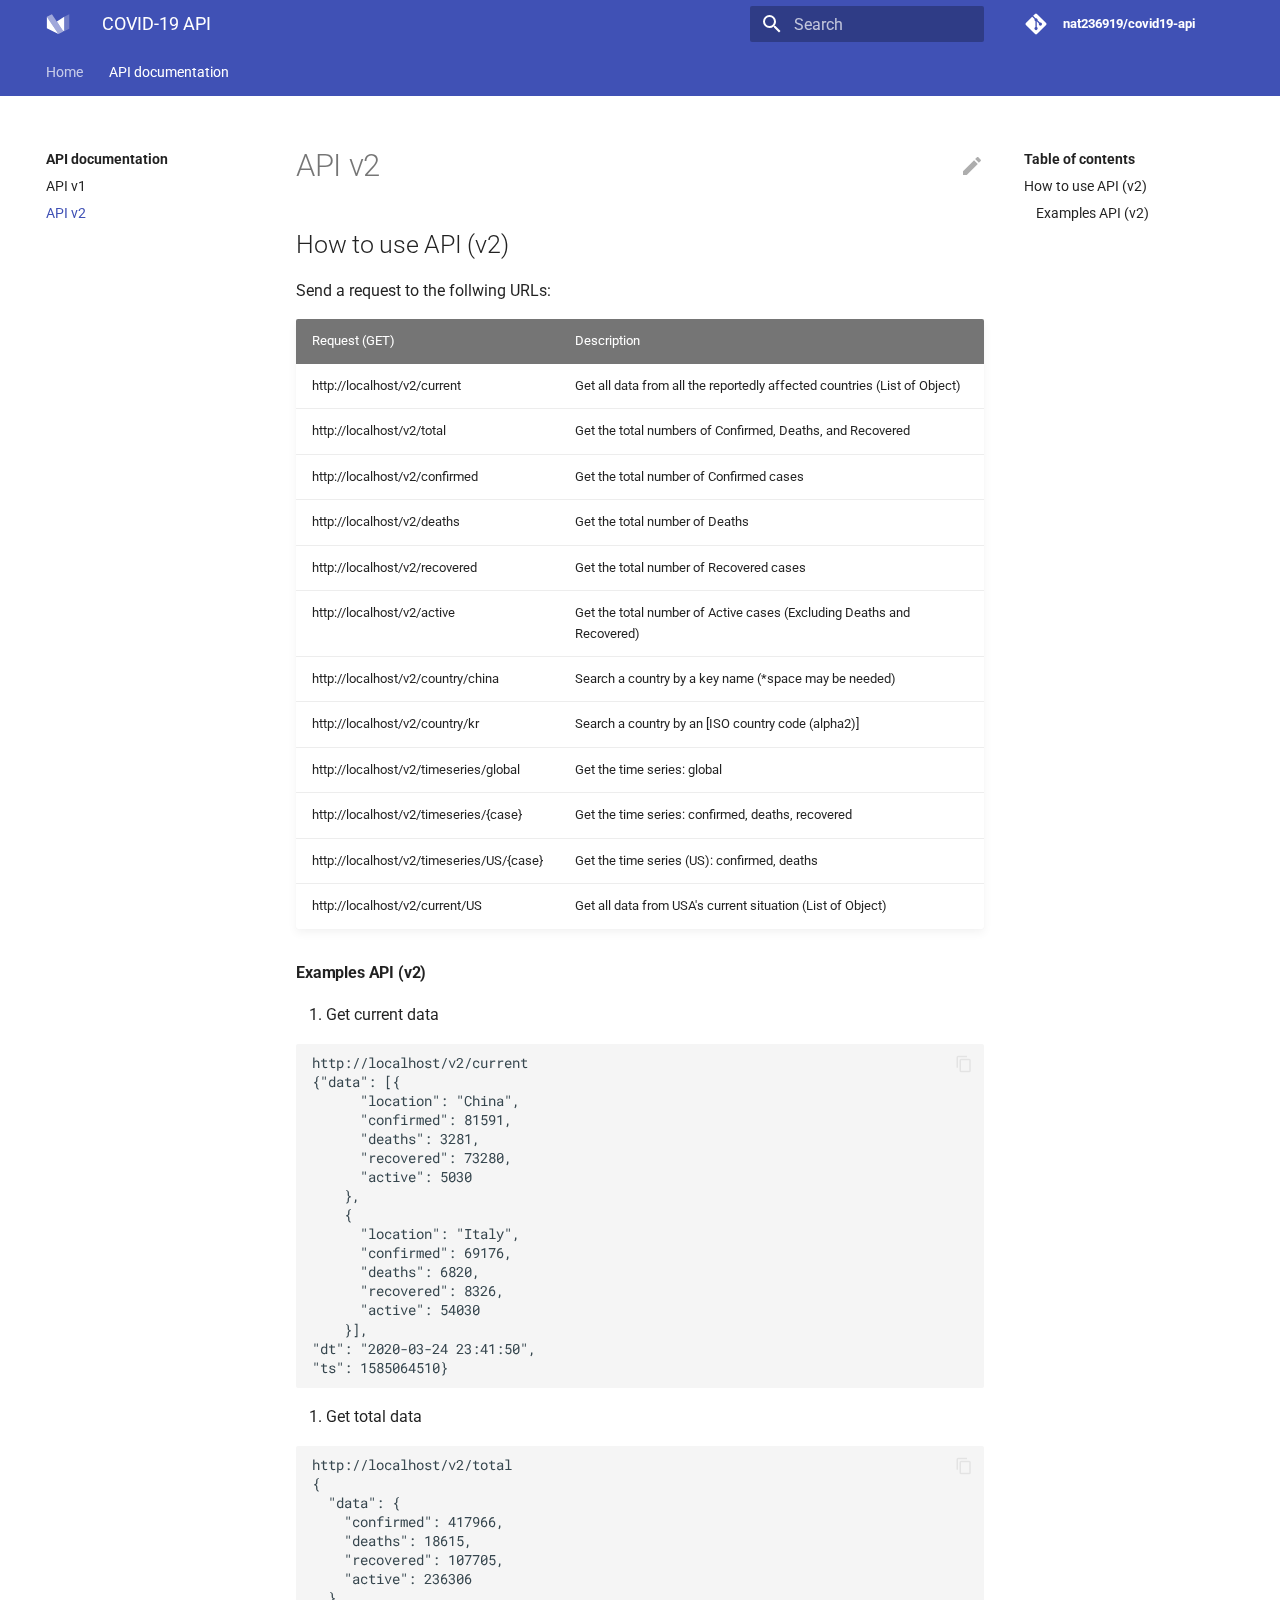
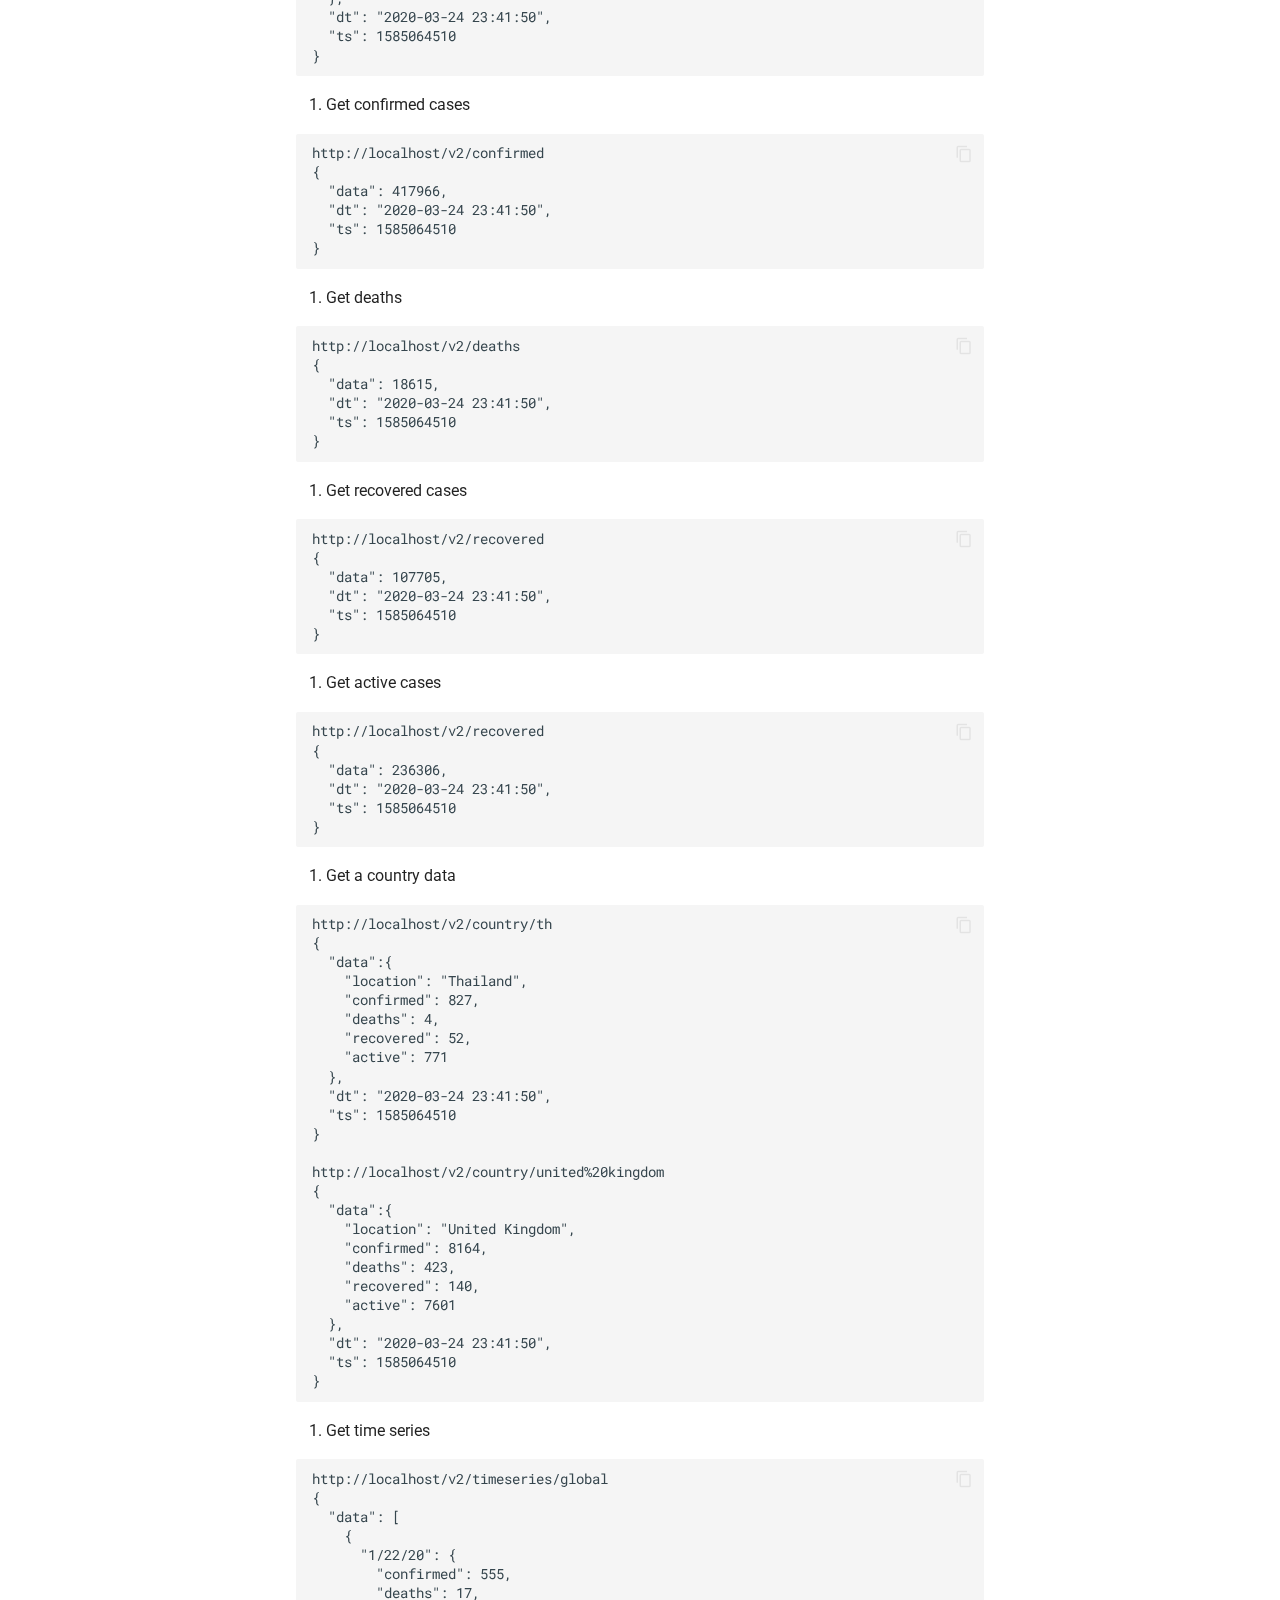
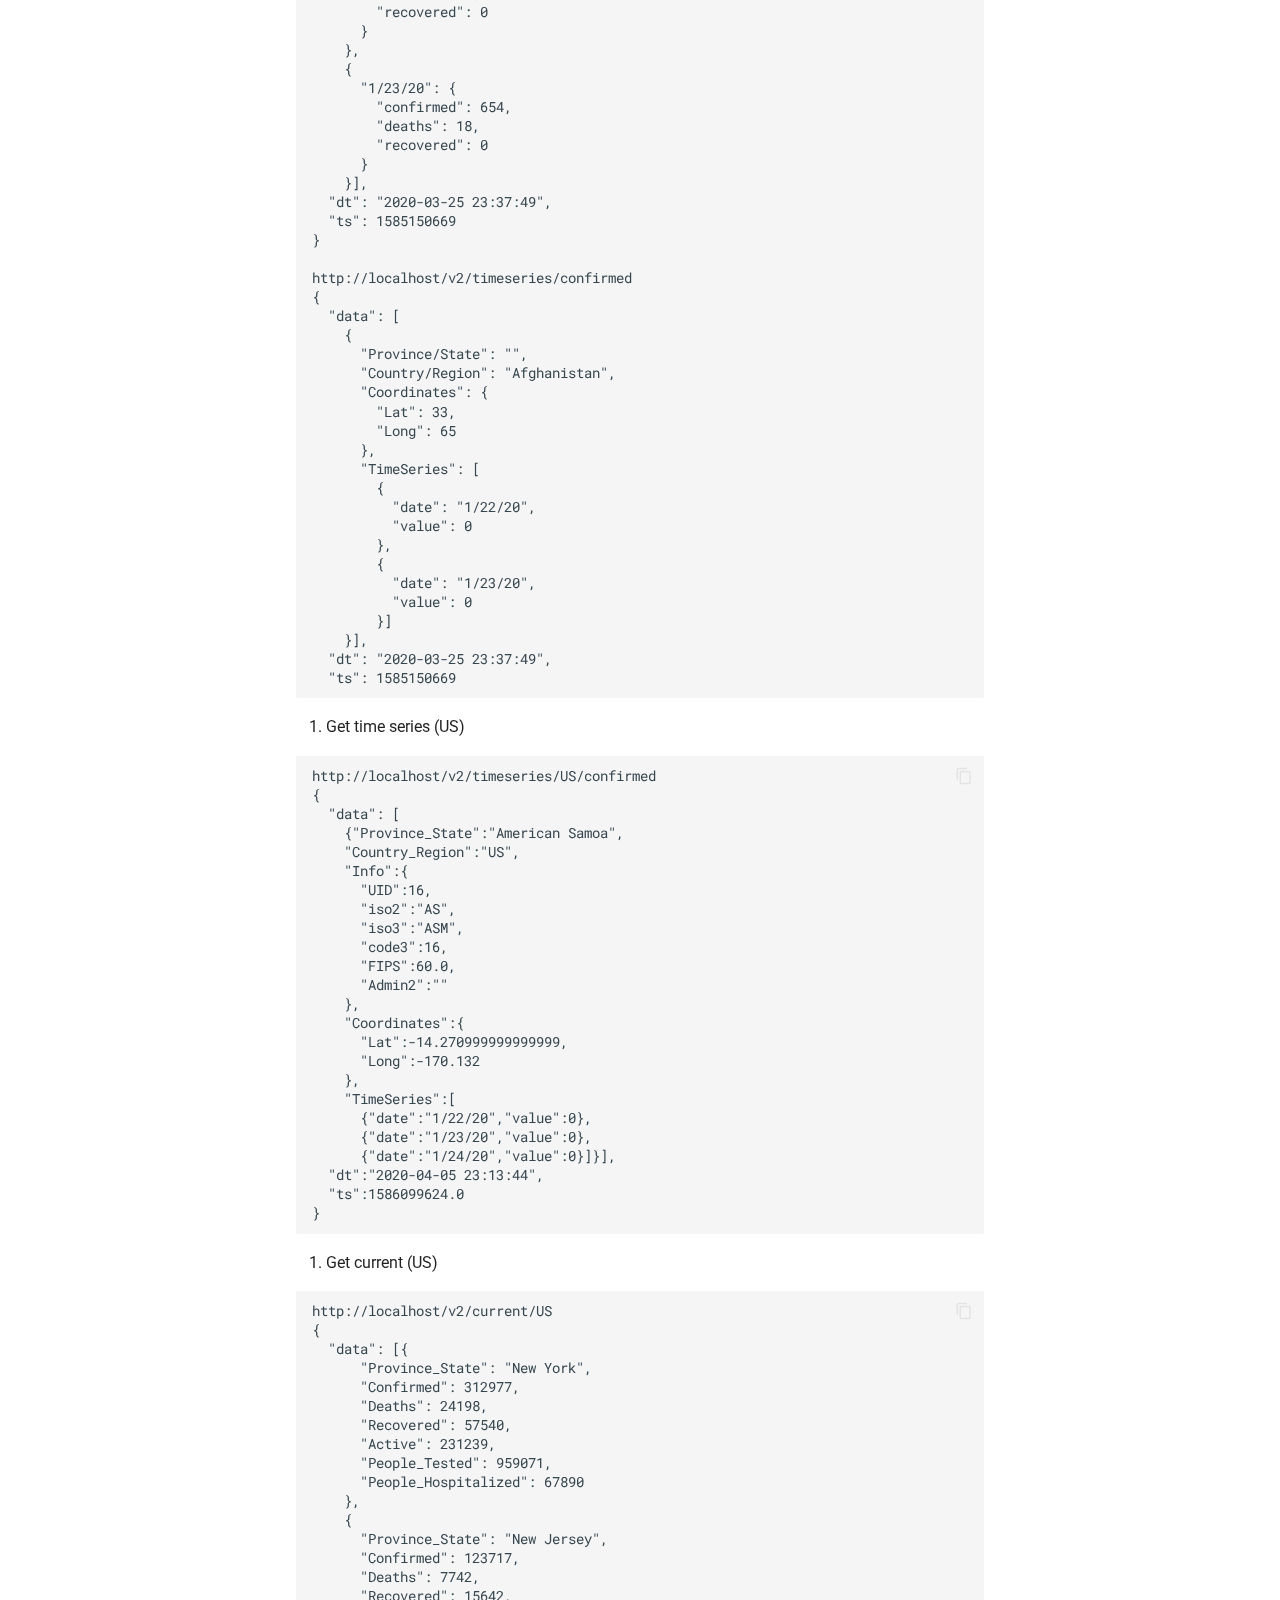
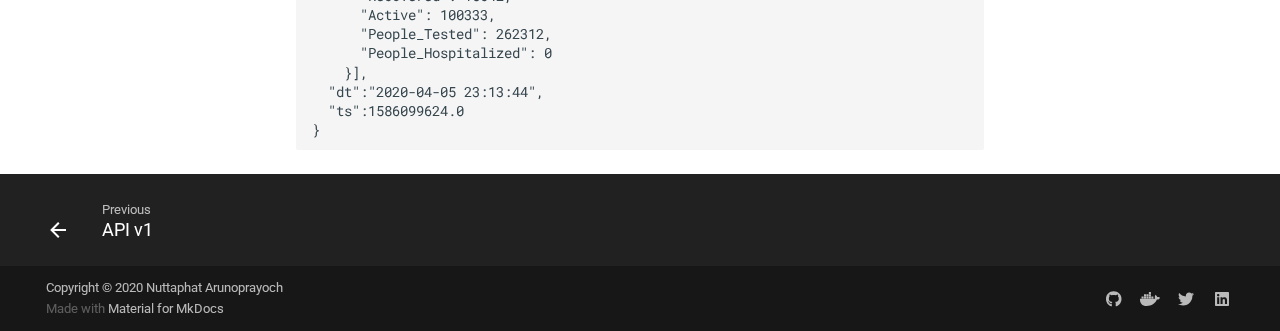
<file: router/v2/index.html>
<!doctype html>
<html lang="en" class="no-js">
  <head>
    
      <meta charset="utf-8">
      <meta name="viewport" content="width=device-width,initial-scale=1">
      
        <meta name="description" content="Simply Fast API for covid-19 cases exploration">
      
      
        <link rel="canonical" href="https://nat236919.github.io/covid19-api/router/v2/">
      
      
        <meta name="author" content="Nuttaphat Arunoprayoch">
      
      <link rel="shortcut icon" href="../../assets/favicon.png">
      <meta name="generator" content="mkdocs-1.1.2, mkdocs-material-5.3.0">
    
    
      
        <title>API v2 - COVID-19 API</title>
      
    
    
      <link rel="stylesheet" href="../../assets/stylesheets/main.545621a7.min.css">
      
        <link rel="stylesheet" href="../../assets/stylesheets/palette.36d1b78f.min.css">
      
      
        
        
        <meta name="theme-color" content="#3f51b5">
      
    
    
    
      
        <link href="https://fonts.gstatic.com" rel="preconnect" crossorigin>
        <link rel="stylesheet" href="https://fonts.googleapis.com/css?family=Roboto:300,400,400i,700%7CRoboto+Mono&display=fallback">
        <style>body,input{font-family:"Roboto",-apple-system,BlinkMacSystemFont,Helvetica,Arial,sans-serif}code,kbd,pre{font-family:"Roboto Mono",SFMono-Regular,Consolas,Menlo,monospace}</style>
      
    
    
    
    
      
    
    
  </head>
  
  
    
    
    
    <body dir="ltr" data-md-color-scheme="default" data-md-color-primary="indigo" data-md-color-accent="indigo">
  
    
    <input class="md-toggle" data-md-toggle="drawer" type="checkbox" id="__drawer" autocomplete="off">
    <input class="md-toggle" data-md-toggle="search" type="checkbox" id="__search" autocomplete="off">
    <label class="md-overlay" for="__drawer"></label>
    <div data-md-component="skip">
      
        
        <a href="#how-to-use-api-v2" class="md-skip">
          Skip to content
        </a>
      
    </div>
    <div data-md-component="announce">
      
    </div>
    
      <header class="md-header" data-md-component="header">
  <nav class="md-header-nav md-grid" aria-label="Header">
    <a href="https://nat236919.github.io/covid19-api/" title="COVID-19 API" class="md-header-nav__button md-logo" aria-label="COVID-19 API">
      
  
  <svg xmlns="http://www.w3.org/2000/svg" viewBox="0 0 89 89"><path d="M3.136 17.387v42.932l42.932 21.467L3.136 17.387z"/><path d="M21.91 8l42.933 64.398-18.775 9.388L3.136 17.387 21.91 8z" fill-opacity=".5"/><path d="M67.535 17.387L40.273 35.543l21.878 32.818 5.384 2.691V17.387z"/><path d="M67.535 17.387v53.666l18.774-9.388V8l-18.774 9.387z" fill-opacity=".25"/></svg>

    </a>
    <label class="md-header-nav__button md-icon" for="__drawer">
      <svg xmlns="http://www.w3.org/2000/svg" viewBox="0 0 24 24"><path d="M3 6h18v2H3V6m0 5h18v2H3v-2m0 5h18v2H3v-2z"/></svg>
    </label>
    <div class="md-header-nav__title" data-md-component="header-title">
      
        <div class="md-header-nav__ellipsis">
          <span class="md-header-nav__topic md-ellipsis">
            COVID-19 API
          </span>
          <span class="md-header-nav__topic md-ellipsis">
            
              API v2
            
          </span>
        </div>
      
    </div>
    
      <label class="md-header-nav__button md-icon" for="__search">
        <svg xmlns="http://www.w3.org/2000/svg" viewBox="0 0 24 24"><path d="M9.5 3A6.5 6.5 0 0116 9.5c0 1.61-.59 3.09-1.56 4.23l.27.27h.79l5 5-1.5 1.5-5-5v-.79l-.27-.27A6.516 6.516 0 019.5 16 6.5 6.5 0 013 9.5 6.5 6.5 0 019.5 3m0 2C7 5 5 7 5 9.5S7 14 9.5 14 14 12 14 9.5 12 5 9.5 5z"/></svg>
      </label>
      
<div class="md-search" data-md-component="search" role="dialog">
  <label class="md-search__overlay" for="__search"></label>
  <div class="md-search__inner" role="search">
    <form class="md-search__form" name="search">
      <input type="text" class="md-search__input" name="query" aria-label="Search" placeholder="Search" autocapitalize="off" autocorrect="off" autocomplete="off" spellcheck="false" data-md-component="search-query" data-md-state="active">
      <label class="md-search__icon md-icon" for="__search">
        <svg xmlns="http://www.w3.org/2000/svg" viewBox="0 0 24 24"><path d="M9.5 3A6.5 6.5 0 0116 9.5c0 1.61-.59 3.09-1.56 4.23l.27.27h.79l5 5-1.5 1.5-5-5v-.79l-.27-.27A6.516 6.516 0 019.5 16 6.5 6.5 0 013 9.5 6.5 6.5 0 019.5 3m0 2C7 5 5 7 5 9.5S7 14 9.5 14 14 12 14 9.5 12 5 9.5 5z"/></svg>
        <svg xmlns="http://www.w3.org/2000/svg" viewBox="0 0 24 24"><path d="M20 11v2H8l5.5 5.5-1.42 1.42L4.16 12l7.92-7.92L13.5 5.5 8 11h12z"/></svg>
      </label>
      <button type="reset" class="md-search__icon md-icon" aria-label="Clear" data-md-component="search-reset" tabindex="-1">
        <svg xmlns="http://www.w3.org/2000/svg" viewBox="0 0 24 24"><path d="M19 6.41L17.59 5 12 10.59 6.41 5 5 6.41 10.59 12 5 17.59 6.41 19 12 13.41 17.59 19 19 17.59 13.41 12 19 6.41z"/></svg>
      </button>
    </form>
    <div class="md-search__output">
      <div class="md-search__scrollwrap" data-md-scrollfix>
        <div class="md-search-result" data-md-component="search-result">
          <div class="md-search-result__meta">
            Initializing search
          </div>
          <ol class="md-search-result__list"></ol>
        </div>
      </div>
    </div>
  </div>
</div>
    
    
      <div class="md-header-nav__source">
        
<a href="https://github.com/nat236919/covid19-api/" title="Go to repository" class="md-source">
  <div class="md-source__icon md-icon">
    
    <svg xmlns="http://www.w3.org/2000/svg" viewBox="0 0 448 512"><path d="M439.55 236.05L244 40.45a28.87 28.87 0 00-40.81 0l-40.66 40.63 51.52 51.52c27.06-9.14 52.68 16.77 43.39 43.68l49.66 49.66c34.23-11.8 61.18 31 35.47 56.69-26.49 26.49-70.21-2.87-56-37.34L240.22 199v121.85c25.3 12.54 22.26 41.85 9.08 55a34.34 34.34 0 01-48.55 0c-17.57-17.6-11.07-46.91 11.25-56v-123c-20.8-8.51-24.6-30.74-18.64-45L142.57 101 8.45 235.14a28.86 28.86 0 000 40.81l195.61 195.6a28.86 28.86 0 0040.8 0l194.69-194.69a28.86 28.86 0 000-40.81z"/></svg>
  </div>
  <div class="md-source__repository">
    nat236919/covid19-api
  </div>
</a>
      </div>
    
  </nav>
</header>
    
    <div class="md-container" data-md-component="container">
      
        
      
      
        
          

  

<nav class="md-tabs md-tabs--active" aria-label="Tabs" data-md-component="tabs">
  <div class="md-tabs__inner md-grid">
    <ul class="md-tabs__list">
      
        
  <li class="md-tabs__item">
    
      <a href="../.." class="md-tabs__link">
        Home
      </a>
    
  </li>

      
        
  
  
    <li class="md-tabs__item">
      
        <a href="../v1/" class="md-tabs__link md-tabs__link--active">
          API documentation
        </a>
      
    </li>
  

      
    </ul>
  </div>
</nav>
        
      
      <main class="md-main" data-md-component="main">
        <div class="md-main__inner md-grid">
          
            
              <div class="md-sidebar md-sidebar--primary" data-md-component="navigation">
                <div class="md-sidebar__scrollwrap">
                  <div class="md-sidebar__inner">
                    <nav class="md-nav md-nav--primary" aria-label="Navigation" data-md-level="0">
  <label class="md-nav__title" for="__drawer">
    <a href="https://nat236919.github.io/covid19-api/" title="COVID-19 API" class="md-nav__button md-logo" aria-label="COVID-19 API">
      
  
  <svg xmlns="http://www.w3.org/2000/svg" viewBox="0 0 89 89"><path d="M3.136 17.387v42.932l42.932 21.467L3.136 17.387z"/><path d="M21.91 8l42.933 64.398-18.775 9.388L3.136 17.387 21.91 8z" fill-opacity=".5"/><path d="M67.535 17.387L40.273 35.543l21.878 32.818 5.384 2.691V17.387z"/><path d="M67.535 17.387v53.666l18.774-9.388V8l-18.774 9.387z" fill-opacity=".25"/></svg>

    </a>
    COVID-19 API
  </label>
  
    <div class="md-nav__source">
      
<a href="https://github.com/nat236919/covid19-api/" title="Go to repository" class="md-source">
  <div class="md-source__icon md-icon">
    
    <svg xmlns="http://www.w3.org/2000/svg" viewBox="0 0 448 512"><path d="M439.55 236.05L244 40.45a28.87 28.87 0 00-40.81 0l-40.66 40.63 51.52 51.52c27.06-9.14 52.68 16.77 43.39 43.68l49.66 49.66c34.23-11.8 61.18 31 35.47 56.69-26.49 26.49-70.21-2.87-56-37.34L240.22 199v121.85c25.3 12.54 22.26 41.85 9.08 55a34.34 34.34 0 01-48.55 0c-17.57-17.6-11.07-46.91 11.25-56v-123c-20.8-8.51-24.6-30.74-18.64-45L142.57 101 8.45 235.14a28.86 28.86 0 000 40.81l195.61 195.6a28.86 28.86 0 0040.8 0l194.69-194.69a28.86 28.86 0 000-40.81z"/></svg>
  </div>
  <div class="md-source__repository">
    nat236919/covid19-api
  </div>
</a>
    </div>
  
  <ul class="md-nav__list" data-md-scrollfix>
    
      
      
      


  <li class="md-nav__item">
    <a href="../.." title="Home" class="md-nav__link">
      Home
    </a>
  </li>

    
      
      
      

  


  <li class="md-nav__item md-nav__item--active md-nav__item--nested">
    
      <input class="md-nav__toggle md-toggle" data-md-toggle="nav-2" type="checkbox" id="nav-2" checked>
    
    <label class="md-nav__link" for="nav-2">
      API documentation
      <span class="md-nav__icon md-icon">
        <svg xmlns="http://www.w3.org/2000/svg" viewBox="0 0 24 24"><path d="M8.59 16.58L13.17 12 8.59 7.41 10 6l6 6-6 6-1.41-1.42z"/></svg>
      </span>
    </label>
    <nav class="md-nav" aria-label="API documentation" data-md-level="1">
      <label class="md-nav__title" for="nav-2">
        <span class="md-nav__icon md-icon">
          <svg xmlns="http://www.w3.org/2000/svg" viewBox="0 0 24 24"><path d="M20 11v2H8l5.5 5.5-1.42 1.42L4.16 12l7.92-7.92L13.5 5.5 8 11h12z"/></svg>
        </span>
        API documentation
      </label>
      <ul class="md-nav__list" data-md-scrollfix>
        
        
          
          
          


  <li class="md-nav__item">
    <a href="../v1/" title="API v1" class="md-nav__link">
      API v1
    </a>
  </li>

        
          
          
          

  


  <li class="md-nav__item md-nav__item--active">
    
    <input class="md-nav__toggle md-toggle" data-md-toggle="toc" type="checkbox" id="__toc">
    
    
      <label class="md-nav__link md-nav__link--active" for="__toc">
        API v2
        <span class="md-nav__icon md-icon">
          <svg xmlns="http://www.w3.org/2000/svg" viewBox="0 0 24 24"><path d="M3 9h14V7H3v2m0 4h14v-2H3v2m0 4h14v-2H3v2m16 0h2v-2h-2v2m0-10v2h2V7h-2m0 6h2v-2h-2v2z"/></svg>
        </span>
      </label>
    
    <a href="./" title="API v2" class="md-nav__link md-nav__link--active">
      API v2
    </a>
    
      
<nav class="md-nav md-nav--secondary" aria-label="Table of contents">
  
  
  
    <label class="md-nav__title" for="__toc">
      <span class="md-nav__icon md-icon">
        <svg xmlns="http://www.w3.org/2000/svg" viewBox="0 0 24 24"><path d="M20 11v2H8l5.5 5.5-1.42 1.42L4.16 12l7.92-7.92L13.5 5.5 8 11h12z"/></svg>
      </span>
      Table of contents
    </label>
    <ul class="md-nav__list" data-md-scrollfix>
      
        <li class="md-nav__item">
  <a href="#how-to-use-api-v2" class="md-nav__link">
    How to use API (v2)
  </a>
  
    <nav class="md-nav" aria-label="How to use API (v2)">
      <ul class="md-nav__list">
        
          <li class="md-nav__item">
  <a href="#examples-api-v2" class="md-nav__link">
    Examples API (v2)
  </a>
  
</li>
        
      </ul>
    </nav>
  
</li>
      
    </ul>
  
</nav>
    
  </li>

        
      </ul>
    </nav>
  </li>

    
  </ul>
</nav>
                  </div>
                </div>
              </div>
            
            
              <div class="md-sidebar md-sidebar--secondary" data-md-component="toc">
                <div class="md-sidebar__scrollwrap">
                  <div class="md-sidebar__inner">
                    
<nav class="md-nav md-nav--secondary" aria-label="Table of contents">
  
  
  
    <label class="md-nav__title" for="__toc">
      <span class="md-nav__icon md-icon">
        <svg xmlns="http://www.w3.org/2000/svg" viewBox="0 0 24 24"><path d="M20 11v2H8l5.5 5.5-1.42 1.42L4.16 12l7.92-7.92L13.5 5.5 8 11h12z"/></svg>
      </span>
      Table of contents
    </label>
    <ul class="md-nav__list" data-md-scrollfix>
      
        <li class="md-nav__item">
  <a href="#how-to-use-api-v2" class="md-nav__link">
    How to use API (v2)
  </a>
  
    <nav class="md-nav" aria-label="How to use API (v2)">
      <ul class="md-nav__list">
        
          <li class="md-nav__item">
  <a href="#examples-api-v2" class="md-nav__link">
    Examples API (v2)
  </a>
  
</li>
        
      </ul>
    </nav>
  
</li>
      
    </ul>
  
</nav>
                  </div>
                </div>
              </div>
            
          
          <div class="md-content">
            <article class="md-content__inner md-typeset">
              
                
                  <a href="https://github.com/nat236919/covid19-api/edit/master/docs/router/v2/README.md" title="Edit this page" class="md-content__button md-icon">
                    <svg xmlns="http://www.w3.org/2000/svg" viewBox="0 0 24 24"><path d="M20.71 7.04c.39-.39.39-1.04 0-1.41l-2.34-2.34c-.37-.39-1.02-.39-1.41 0l-1.84 1.83 3.75 3.75M3 17.25V21h3.75L17.81 9.93l-3.75-3.75L3 17.25z"/></svg>
                  </a>
                
                
                  
                
                
                  <h1>API v2</h1>
                
                <h2 id="how-to-use-api-v2">How to use API (v2)</h2>
<p>Send a request to the follwing URLs:</p>
<table>
<thead>
<tr>
<th>Request (GET)</th>
<th>Description</th>
</tr>
</thead>
<tbody>
<tr>
<td>http://localhost/v2/current</td>
<td>Get all data from all the reportedly affected countries (List of Object)</td>
</tr>
<tr>
<td>http://localhost/v2/total</td>
<td>Get the total numbers of Confirmed, Deaths, and Recovered</td>
</tr>
<tr>
<td>http://localhost/v2/confirmed</td>
<td>Get the total number of Confirmed cases</td>
</tr>
<tr>
<td>http://localhost/v2/deaths</td>
<td>Get the total number of Deaths</td>
</tr>
<tr>
<td>http://localhost/v2/recovered</td>
<td>Get the total number of Recovered cases</td>
</tr>
<tr>
<td>http://localhost/v2/active</td>
<td>Get the total number of Active cases (Excluding Deaths and Recovered)</td>
</tr>
<tr>
<td>http://localhost/v2/country/china</td>
<td>Search a country by a key name (*space may be needed)</td>
</tr>
<tr>
<td>http://localhost/v2/country/kr</td>
<td>Search a country by an [ISO country code (alpha2)]</td>
</tr>
<tr>
<td>http://localhost/v2/timeseries/global</td>
<td>Get the time series: global</td>
</tr>
<tr>
<td>http://localhost/v2/timeseries/{case}</td>
<td>Get the time series: confirmed, deaths, recovered</td>
</tr>
<tr>
<td>http://localhost/v2/timeseries/US/{case}</td>
<td>Get the time series (US): confirmed, deaths</td>
</tr>
<tr>
<td>http://localhost/v2/current/US</td>
<td>Get all data from USA's current situation (List of Object)</td>
</tr>
</tbody>
</table>
<h4 id="examples-api-v2">Examples API (v2)</h4>
<ol>
<li>Get current data</li>
</ol>
<pre><code class="json">http://localhost/v2/current
{&quot;data&quot;: [{
      &quot;location&quot;: &quot;China&quot;,
      &quot;confirmed&quot;: 81591,
      &quot;deaths&quot;: 3281,
      &quot;recovered&quot;: 73280,
      &quot;active&quot;: 5030
    },
    {
      &quot;location&quot;: &quot;Italy&quot;,
      &quot;confirmed&quot;: 69176,
      &quot;deaths&quot;: 6820,
      &quot;recovered&quot;: 8326,
      &quot;active&quot;: 54030
    }],
&quot;dt&quot;: &quot;2020-03-24 23:41:50&quot;,
&quot;ts&quot;: 1585064510}
</code></pre>

<ol>
<li>Get total data</li>
</ol>
<pre><code class="json">http://localhost/v2/total
{
  &quot;data&quot;: {
    &quot;confirmed&quot;: 417966,
    &quot;deaths&quot;: 18615,
    &quot;recovered&quot;: 107705,
    &quot;active&quot;: 236306
  },
  &quot;dt&quot;: &quot;2020-03-24 23:41:50&quot;,
  &quot;ts&quot;: 1585064510
}
</code></pre>

<ol>
<li>Get confirmed cases</li>
</ol>
<pre><code class="json">http://localhost/v2/confirmed
{
  &quot;data&quot;: 417966,
  &quot;dt&quot;: &quot;2020-03-24 23:41:50&quot;,
  &quot;ts&quot;: 1585064510
}
</code></pre>

<ol>
<li>Get deaths</li>
</ol>
<pre><code class="json">http://localhost/v2/deaths
{
  &quot;data&quot;: 18615,
  &quot;dt&quot;: &quot;2020-03-24 23:41:50&quot;,
  &quot;ts&quot;: 1585064510
}
</code></pre>

<ol>
<li>Get recovered cases</li>
</ol>
<pre><code class="json">http://localhost/v2/recovered
{
  &quot;data&quot;: 107705,
  &quot;dt&quot;: &quot;2020-03-24 23:41:50&quot;,
  &quot;ts&quot;: 1585064510
}
</code></pre>

<ol>
<li>Get active cases</li>
</ol>
<pre><code class="json">http://localhost/v2/recovered
{
  &quot;data&quot;: 236306,
  &quot;dt&quot;: &quot;2020-03-24 23:41:50&quot;,
  &quot;ts&quot;: 1585064510
}
</code></pre>

<ol>
<li>Get a country data</li>
</ol>
<pre><code class="json">http://localhost/v2/country/th
{
  &quot;data&quot;:{
    &quot;location&quot;: &quot;Thailand&quot;,
    &quot;confirmed&quot;: 827,
    &quot;deaths&quot;: 4,
    &quot;recovered&quot;: 52,
    &quot;active&quot;: 771
  },
  &quot;dt&quot;: &quot;2020-03-24 23:41:50&quot;,
  &quot;ts&quot;: 1585064510
}

http://localhost/v2/country/united%20kingdom
{
  &quot;data&quot;:{
    &quot;location&quot;: &quot;United Kingdom&quot;,
    &quot;confirmed&quot;: 8164,
    &quot;deaths&quot;: 423,
    &quot;recovered&quot;: 140,
    &quot;active&quot;: 7601
  },
  &quot;dt&quot;: &quot;2020-03-24 23:41:50&quot;,
  &quot;ts&quot;: 1585064510
}
</code></pre>

<ol>
<li>Get time series</li>
</ol>
<pre><code class="json">http://localhost/v2/timeseries/global
{
  &quot;data&quot;: [
    {
      &quot;1/22/20&quot;: {
        &quot;confirmed&quot;: 555,
        &quot;deaths&quot;: 17,
        &quot;recovered&quot;: 0
      }
    },
    {
      &quot;1/23/20&quot;: {
        &quot;confirmed&quot;: 654,
        &quot;deaths&quot;: 18,
        &quot;recovered&quot;: 0
      }
    }],
  &quot;dt&quot;: &quot;2020-03-25 23:37:49&quot;,
  &quot;ts&quot;: 1585150669
}

http://localhost/v2/timeseries/confirmed
{
  &quot;data&quot;: [
    {
      &quot;Province/State&quot;: &quot;&quot;,
      &quot;Country/Region&quot;: &quot;Afghanistan&quot;,
      &quot;Coordinates&quot;: {
        &quot;Lat&quot;: 33,
        &quot;Long&quot;: 65
      },
      &quot;TimeSeries&quot;: [
        {
          &quot;date&quot;: &quot;1/22/20&quot;,
          &quot;value&quot;: 0
        },
        {
          &quot;date&quot;: &quot;1/23/20&quot;,
          &quot;value&quot;: 0
        }]
    }],
  &quot;dt&quot;: &quot;2020-03-25 23:37:49&quot;,
  &quot;ts&quot;: 1585150669
</code></pre>

<ol>
<li>Get time series (US)</li>
</ol>
<pre><code class="json">http://localhost/v2/timeseries/US/confirmed
{
  &quot;data&quot;: [
    {&quot;Province_State&quot;:&quot;American Samoa&quot;,
    &quot;Country_Region&quot;:&quot;US&quot;,
    &quot;Info&quot;:{
      &quot;UID&quot;:16,
      &quot;iso2&quot;:&quot;AS&quot;,
      &quot;iso3&quot;:&quot;ASM&quot;,
      &quot;code3&quot;:16,
      &quot;FIPS&quot;:60.0,
      &quot;Admin2&quot;:&quot;&quot;
    },
    &quot;Coordinates&quot;:{
      &quot;Lat&quot;:-14.270999999999999,
      &quot;Long&quot;:-170.132
    },
    &quot;TimeSeries&quot;:[
      {&quot;date&quot;:&quot;1/22/20&quot;,&quot;value&quot;:0},
      {&quot;date&quot;:&quot;1/23/20&quot;,&quot;value&quot;:0},
      {&quot;date&quot;:&quot;1/24/20&quot;,&quot;value&quot;:0}]}],
  &quot;dt&quot;:&quot;2020-04-05 23:13:44&quot;,
  &quot;ts&quot;:1586099624.0
}
</code></pre>

<ol>
<li>Get current (US)</li>
</ol>
<pre><code class="json">http://localhost/v2/current/US
{
  &quot;data&quot;: [{
      &quot;Province_State&quot;: &quot;New York&quot;,
      &quot;Confirmed&quot;: 312977,
      &quot;Deaths&quot;: 24198,
      &quot;Recovered&quot;: 57540,
      &quot;Active&quot;: 231239,
      &quot;People_Tested&quot;: 959071,
      &quot;People_Hospitalized&quot;: 67890
    },
    {
      &quot;Province_State&quot;: &quot;New Jersey&quot;,
      &quot;Confirmed&quot;: 123717,
      &quot;Deaths&quot;: 7742,
      &quot;Recovered&quot;: 15642,
      &quot;Active&quot;: 100333,
      &quot;People_Tested&quot;: 262312,
      &quot;People_Hospitalized&quot;: 0
    }],
  &quot;dt&quot;:&quot;2020-04-05 23:13:44&quot;,
  &quot;ts&quot;:1586099624.0
}
</code></pre>
                
              
              
                


              
            </article>
          </div>
        </div>
      </main>
      
        
<footer class="md-footer">
  
    <div class="md-footer-nav">
      <nav class="md-footer-nav__inner md-grid" aria-label="Footer">
        
          <a href="../v1/" title="API v1" class="md-footer-nav__link md-footer-nav__link--prev" rel="prev">
            <div class="md-footer-nav__button md-icon">
              <svg xmlns="http://www.w3.org/2000/svg" viewBox="0 0 24 24"><path d="M20 11v2H8l5.5 5.5-1.42 1.42L4.16 12l7.92-7.92L13.5 5.5 8 11h12z"/></svg>
            </div>
            <div class="md-footer-nav__title">
              <div class="md-ellipsis">
                <span class="md-footer-nav__direction">
                  Previous
                </span>
                API v1
              </div>
            </div>
          </a>
        
        
      </nav>
    </div>
  
  <div class="md-footer-meta md-typeset">
    <div class="md-footer-meta__inner md-grid">
      <div class="md-footer-copyright">
        
          <div class="md-footer-copyright__highlight">
            Copyright &copy; 2020 Nuttaphat Arunoprayoch
          </div>
        
        Made with
        <a href="https://squidfunk.github.io/mkdocs-material/" target="_blank" rel="noopener">
          Material for MkDocs
        </a>
      </div>
      
  <div class="md-footer-social">
    
      
      
        
        
      
      <a href="https://github.com/nat236919" target="_blank" rel="noopener" title="github.com" class="md-footer-social__link">
        <svg xmlns="http://www.w3.org/2000/svg" viewBox="0 0 496 512"><path d="M165.9 397.4c0 2-2.3 3.6-5.2 3.6-3.3.3-5.6-1.3-5.6-3.6 0-2 2.3-3.6 5.2-3.6 3-.3 5.6 1.3 5.6 3.6zm-31.1-4.5c-.7 2 1.3 4.3 4.3 4.9 2.6 1 5.6 0 6.2-2s-1.3-4.3-4.3-5.2c-2.6-.7-5.5.3-6.2 2.3zm44.2-1.7c-2.9.7-4.9 2.6-4.6 4.9.3 2 2.9 3.3 5.9 2.6 2.9-.7 4.9-2.6 4.6-4.6-.3-1.9-3-3.2-5.9-2.9zM244.8 8C106.1 8 0 113.3 0 252c0 110.9 69.8 205.8 169.5 239.2 12.8 2.3 17.3-5.6 17.3-12.1 0-6.2-.3-40.4-.3-61.4 0 0-70 15-84.7-29.8 0 0-11.4-29.1-27.8-36.6 0 0-22.9-15.7 1.6-15.4 0 0 24.9 2 38.6 25.8 21.9 38.6 58.6 27.5 72.9 20.9 2.3-16 8.8-27.1 16-33.7-55.9-6.2-112.3-14.3-112.3-110.5 0-27.5 7.6-41.3 23.6-58.9-2.6-6.5-11.1-33.3 2.6-67.9 20.9-6.5 69 27 69 27 20-5.6 41.5-8.5 62.8-8.5s42.8 2.9 62.8 8.5c0 0 48.1-33.6 69-27 13.7 34.7 5.2 61.4 2.6 67.9 16 17.7 25.8 31.5 25.8 58.9 0 96.5-58.9 104.2-114.8 110.5 9.2 7.9 17 22.9 17 46.4 0 33.7-.3 75.4-.3 83.6 0 6.5 4.6 14.4 17.3 12.1C428.2 457.8 496 362.9 496 252 496 113.3 383.5 8 244.8 8zM97.2 352.9c-1.3 1-1 3.3.7 5.2 1.6 1.6 3.9 2.3 5.2 1 1.3-1 1-3.3-.7-5.2-1.6-1.6-3.9-2.3-5.2-1zm-10.8-8.1c-.7 1.3.3 2.9 2.3 3.9 1.6 1 3.6.7 4.3-.7.7-1.3-.3-2.9-2.3-3.9-2-.6-3.6-.3-4.3.7zm32.4 35.6c-1.6 1.3-1 4.3 1.3 6.2 2.3 2.3 5.2 2.6 6.5 1 1.3-1.3.7-4.3-1.3-6.2-2.2-2.3-5.2-2.6-6.5-1zm-11.4-14.7c-1.6 1-1.6 3.6 0 5.9 1.6 2.3 4.3 3.3 5.6 2.3 1.6-1.3 1.6-3.9 0-6.2-1.4-2.3-4-3.3-5.6-2z"/></svg>
      </a>
    
      
      
        
        
      
      <a href="https://hub.docker.com/repository/docker/nat236919/covid19-api" target="_blank" rel="noopener" title="hub.docker.com" class="md-footer-social__link">
        <svg xmlns="http://www.w3.org/2000/svg" viewBox="0 0 640 512"><path d="M349.9 236.3h-66.1v-59.4h66.1v59.4zm0-204.3h-66.1v60.7h66.1V32zm78.2 144.8H362v59.4h66.1v-59.4zm-156.3-72.1h-66.1v60.1h66.1v-60.1zm78.1 0h-66.1v60.1h66.1v-60.1zm276.8 100c-14.4-9.7-47.6-13.2-73.1-8.4-3.3-24-16.7-44.9-41.1-63.7l-14-9.3-9.3 14c-18.4 27.8-23.4 73.6-3.7 103.8-8.7 4.7-25.8 11.1-48.4 10.7H2.4c-8.7 50.8 5.8 116.8 44 162.1 37.1 43.9 92.7 66.2 165.4 66.2 157.4 0 273.9-72.5 328.4-204.2 21.4.4 67.6.1 91.3-45.2 1.5-2.5 6.6-13.2 8.5-17.1l-13.3-8.9zm-511.1-27.9h-66v59.4h66.1v-59.4zm78.1 0h-66.1v59.4h66.1v-59.4zm78.1 0h-66.1v59.4h66.1v-59.4zm-78.1-72.1h-66.1v60.1h66.1v-60.1z"/></svg>
      </a>
    
      
      
        
        
      
      <a href="https://twitter.com/nat236919" target="_blank" rel="noopener" title="twitter.com" class="md-footer-social__link">
        <svg xmlns="http://www.w3.org/2000/svg" viewBox="0 0 512 512"><path d="M459.37 151.716c.325 4.548.325 9.097.325 13.645 0 138.72-105.583 298.558-298.558 298.558-59.452 0-114.68-17.219-161.137-47.106 8.447.974 16.568 1.299 25.34 1.299 49.055 0 94.213-16.568 130.274-44.832-46.132-.975-84.792-31.188-98.112-72.772 6.498.974 12.995 1.624 19.818 1.624 9.421 0 18.843-1.3 27.614-3.573-48.081-9.747-84.143-51.98-84.143-102.985v-1.299c13.969 7.797 30.214 12.67 47.431 13.319-28.264-18.843-46.781-51.005-46.781-87.391 0-19.492 5.197-37.36 14.294-52.954 51.655 63.675 129.3 105.258 216.365 109.807-1.624-7.797-2.599-15.918-2.599-24.04 0-57.828 46.782-104.934 104.934-104.934 30.213 0 57.502 12.67 76.67 33.137 23.715-4.548 46.456-13.32 66.599-25.34-7.798 24.366-24.366 44.833-46.132 57.827 21.117-2.273 41.584-8.122 60.426-16.243-14.292 20.791-32.161 39.308-52.628 54.253z"/></svg>
      </a>
    
      
      
        
        
      
      <a href="https://www.linkedin.com/in/arunoprayoch-nuttaphat/" target="_blank" rel="noopener" title="www.linkedin.com" class="md-footer-social__link">
        <svg xmlns="http://www.w3.org/2000/svg" viewBox="0 0 448 512"><path d="M416 32H31.9C14.3 32 0 46.5 0 64.3v383.4C0 465.5 14.3 480 31.9 480H416c17.6 0 32-14.5 32-32.3V64.3c0-17.8-14.4-32.3-32-32.3zM135.4 416H69V202.2h66.5V416zm-33.2-243c-21.3 0-38.5-17.3-38.5-38.5S80.9 96 102.2 96c21.2 0 38.5 17.3 38.5 38.5 0 21.3-17.2 38.5-38.5 38.5zm282.1 243h-66.4V312c0-24.8-.5-56.7-34.5-56.7-34.6 0-39.9 27-39.9 54.9V416h-66.4V202.2h63.7v29.2h.9c8.9-16.8 30.6-34.5 62.9-34.5 67.2 0 79.7 44.3 79.7 101.9V416z"/></svg>
      </a>
    
  </div>

    </div>
  </div>
</footer>
      
    </div>
    
      <script src="../../assets/javascripts/vendor.de50e36d.min.js"></script>
      <script src="../../assets/javascripts/bundle.5ad6861d.min.js"></script><script id="__lang" type="application/json">{"clipboard.copy": "Copy to clipboard", "clipboard.copied": "Copied to clipboard", "search.config.lang": "en", "search.config.pipeline": "trimmer, stopWordFilter", "search.config.separator": "[\\s\\-]+", "search.result.placeholder": "Type to start searching", "search.result.none": "No matching documents", "search.result.one": "1 matching document", "search.result.other": "# matching documents"}</script>
      
      <script>
        app = initialize({
          base: "../..",
          features: ["tabs"],
          search: Object.assign({
            worker: "../../assets/javascripts/worker/search.7a2ea5ba.min.js"
          }, typeof search !== "undefined" && search)
        })
      </script>
      
    
  </body>
</html>
</file>
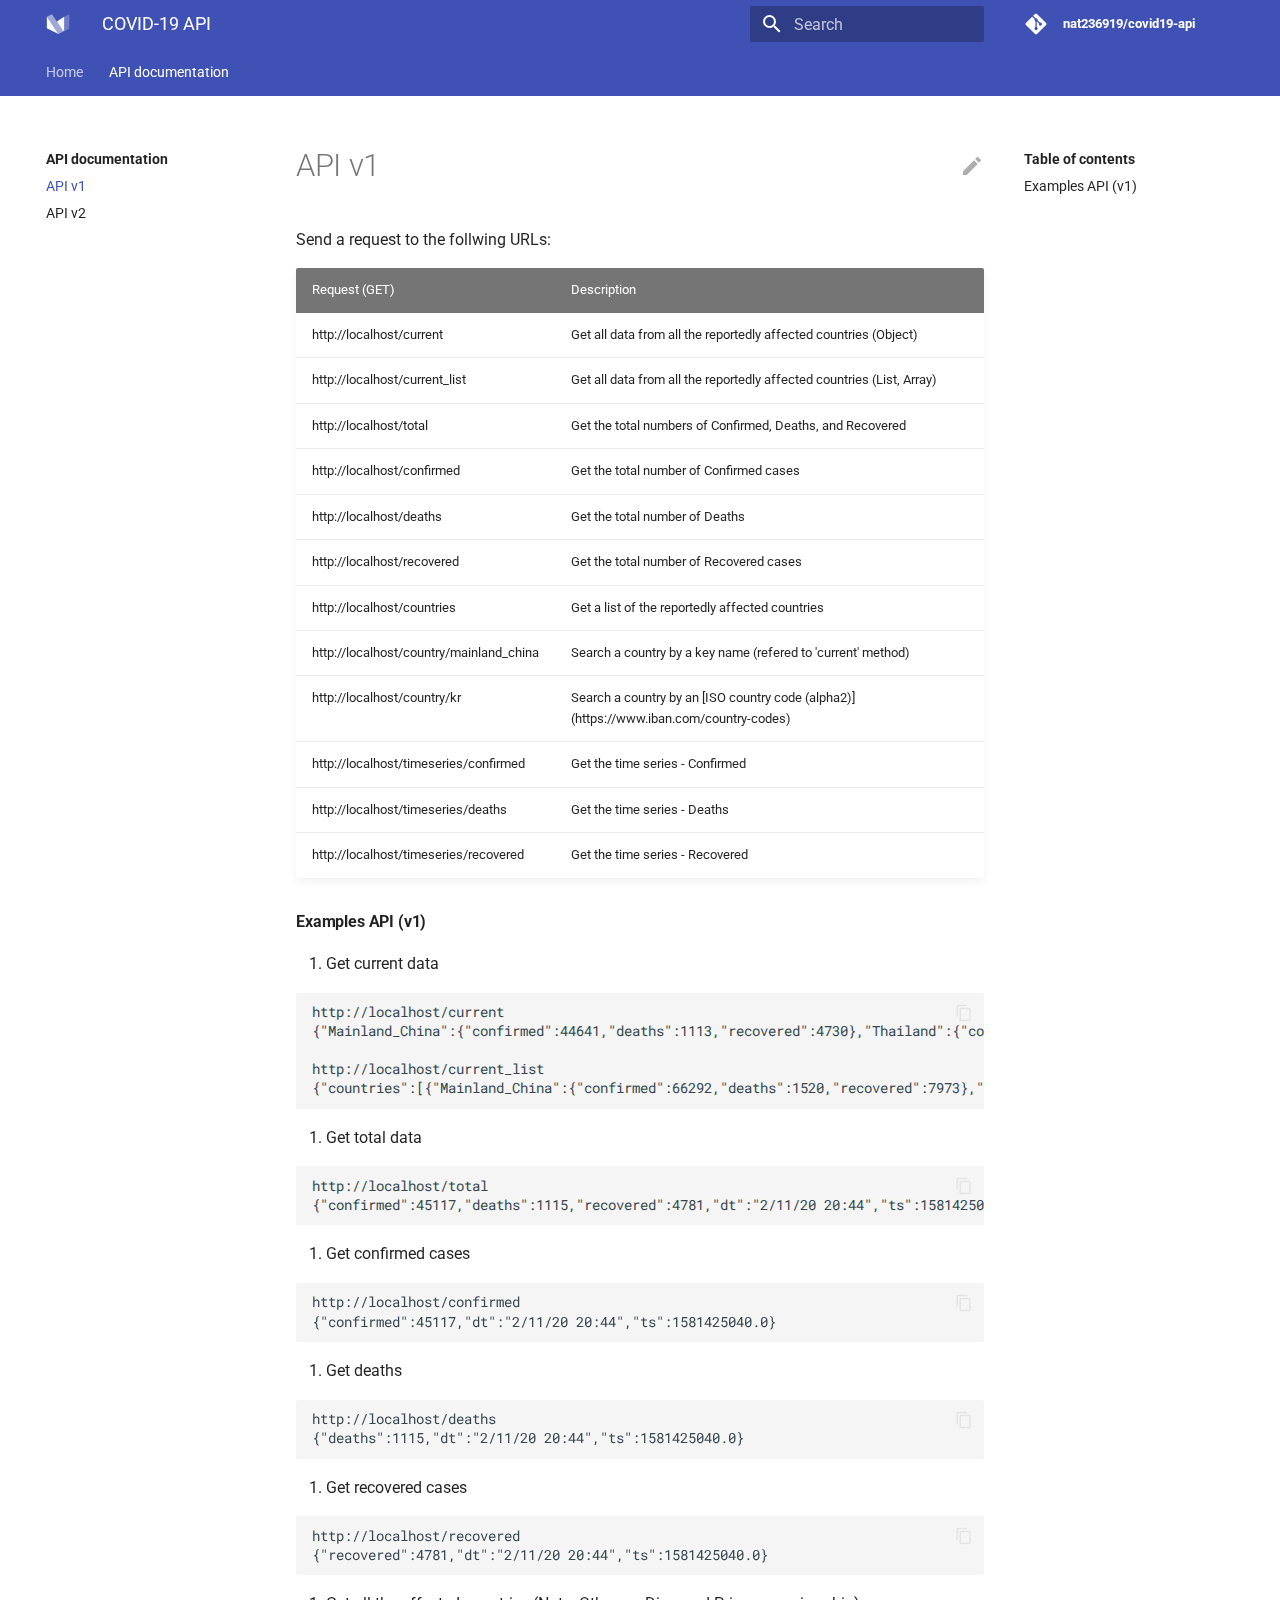
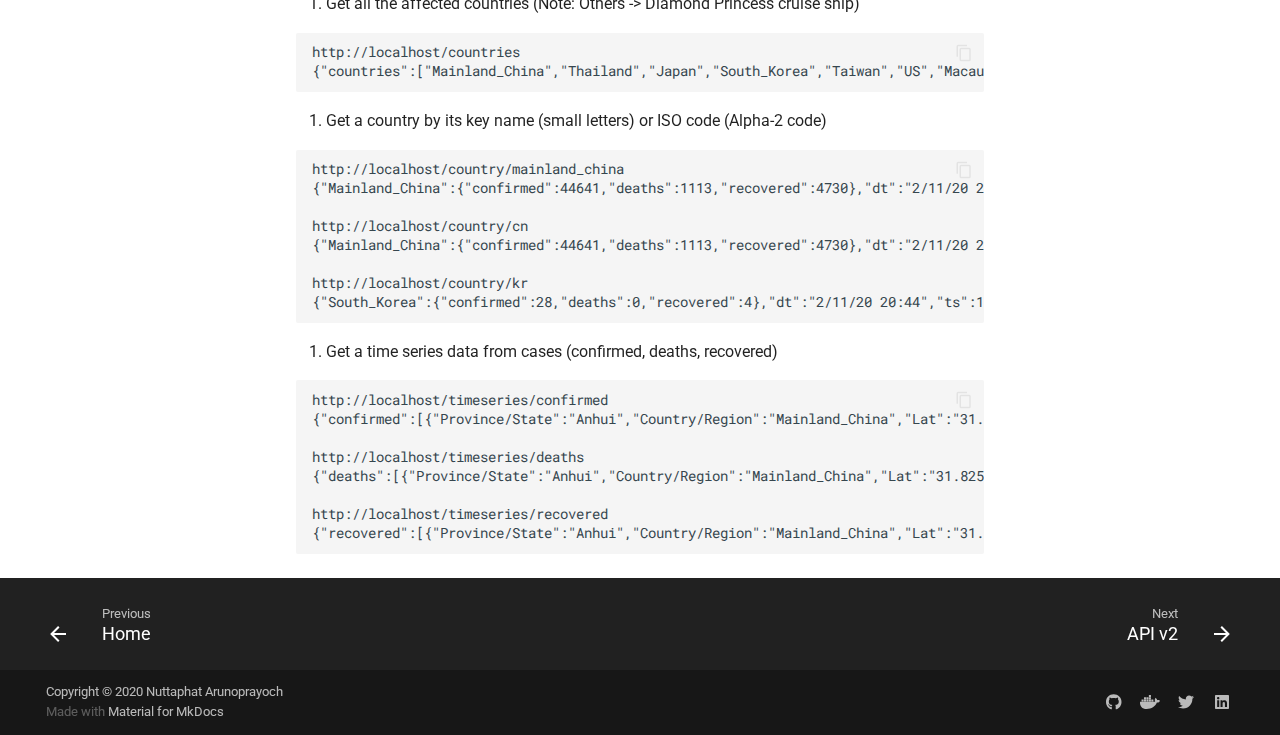
<file: routers/v1/index.html>
<!doctype html>
<html lang="en" class="no-js">
  <head>
    
      <meta charset="utf-8">
      <meta name="viewport" content="width=device-width,initial-scale=1">
      
        <meta name="description" content="Simply Fast API for covid-19 cases exploration">
      
      
        <link rel="canonical" href="https://nat236919.github.io/covid19-api/routers/v1/">
      
      
        <meta name="author" content="Nuttaphat Arunoprayoch">
      
      <link rel="shortcut icon" href="../../assets/favicon.png">
      <meta name="generator" content="mkdocs-1.1.2, mkdocs-material-5.3.0">
    
    
      
        <title>API v1 - COVID-19 API</title>
      
    
    
      <link rel="stylesheet" href="../../assets/stylesheets/main.545621a7.min.css">
      
        <link rel="stylesheet" href="../../assets/stylesheets/palette.36d1b78f.min.css">
      
      
        
        
        <meta name="theme-color" content="#3f51b5">
      
    
    
    
      
        <link href="https://fonts.gstatic.com" rel="preconnect" crossorigin>
        <link rel="stylesheet" href="https://fonts.googleapis.com/css?family=Roboto:300,400,400i,700%7CRoboto+Mono&display=fallback">
        <style>body,input{font-family:"Roboto",-apple-system,BlinkMacSystemFont,Helvetica,Arial,sans-serif}code,kbd,pre{font-family:"Roboto Mono",SFMono-Regular,Consolas,Menlo,monospace}</style>
      
    
    
    
    
      
    
    
  </head>
  
  
    
    
    
    <body dir="ltr" data-md-color-scheme="default" data-md-color-primary="indigo" data-md-color-accent="indigo">
  
    
    <input class="md-toggle" data-md-toggle="drawer" type="checkbox" id="__drawer" autocomplete="off">
    <input class="md-toggle" data-md-toggle="search" type="checkbox" id="__search" autocomplete="off">
    <label class="md-overlay" for="__drawer"></label>
    <div data-md-component="skip">
      
        
        <a href="#examples-api-v1" class="md-skip">
          Skip to content
        </a>
      
    </div>
    <div data-md-component="announce">
      
    </div>
    
      <header class="md-header" data-md-component="header">
  <nav class="md-header-nav md-grid" aria-label="Header">
    <a href="https://nat236919.github.io/covid19-api/" title="COVID-19 API" class="md-header-nav__button md-logo" aria-label="COVID-19 API">
      
  
  <svg xmlns="http://www.w3.org/2000/svg" viewBox="0 0 89 89"><path d="M3.136 17.387v42.932l42.932 21.467L3.136 17.387z"/><path d="M21.91 8l42.933 64.398-18.775 9.388L3.136 17.387 21.91 8z" fill-opacity=".5"/><path d="M67.535 17.387L40.273 35.543l21.878 32.818 5.384 2.691V17.387z"/><path d="M67.535 17.387v53.666l18.774-9.388V8l-18.774 9.387z" fill-opacity=".25"/></svg>

    </a>
    <label class="md-header-nav__button md-icon" for="__drawer">
      <svg xmlns="http://www.w3.org/2000/svg" viewBox="0 0 24 24"><path d="M3 6h18v2H3V6m0 5h18v2H3v-2m0 5h18v2H3v-2z"/></svg>
    </label>
    <div class="md-header-nav__title" data-md-component="header-title">
      
        <div class="md-header-nav__ellipsis">
          <span class="md-header-nav__topic md-ellipsis">
            COVID-19 API
          </span>
          <span class="md-header-nav__topic md-ellipsis">
            
              API v1
            
          </span>
        </div>
      
    </div>
    
      <label class="md-header-nav__button md-icon" for="__search">
        <svg xmlns="http://www.w3.org/2000/svg" viewBox="0 0 24 24"><path d="M9.5 3A6.5 6.5 0 0116 9.5c0 1.61-.59 3.09-1.56 4.23l.27.27h.79l5 5-1.5 1.5-5-5v-.79l-.27-.27A6.516 6.516 0 019.5 16 6.5 6.5 0 013 9.5 6.5 6.5 0 019.5 3m0 2C7 5 5 7 5 9.5S7 14 9.5 14 14 12 14 9.5 12 5 9.5 5z"/></svg>
      </label>
      
<div class="md-search" data-md-component="search" role="dialog">
  <label class="md-search__overlay" for="__search"></label>
  <div class="md-search__inner" role="search">
    <form class="md-search__form" name="search">
      <input type="text" class="md-search__input" name="query" aria-label="Search" placeholder="Search" autocapitalize="off" autocorrect="off" autocomplete="off" spellcheck="false" data-md-component="search-query" data-md-state="active">
      <label class="md-search__icon md-icon" for="__search">
        <svg xmlns="http://www.w3.org/2000/svg" viewBox="0 0 24 24"><path d="M9.5 3A6.5 6.5 0 0116 9.5c0 1.61-.59 3.09-1.56 4.23l.27.27h.79l5 5-1.5 1.5-5-5v-.79l-.27-.27A6.516 6.516 0 019.5 16 6.5 6.5 0 013 9.5 6.5 6.5 0 019.5 3m0 2C7 5 5 7 5 9.5S7 14 9.5 14 14 12 14 9.5 12 5 9.5 5z"/></svg>
        <svg xmlns="http://www.w3.org/2000/svg" viewBox="0 0 24 24"><path d="M20 11v2H8l5.5 5.5-1.42 1.42L4.16 12l7.92-7.92L13.5 5.5 8 11h12z"/></svg>
      </label>
      <button type="reset" class="md-search__icon md-icon" aria-label="Clear" data-md-component="search-reset" tabindex="-1">
        <svg xmlns="http://www.w3.org/2000/svg" viewBox="0 0 24 24"><path d="M19 6.41L17.59 5 12 10.59 6.41 5 5 6.41 10.59 12 5 17.59 6.41 19 12 13.41 17.59 19 19 17.59 13.41 12 19 6.41z"/></svg>
      </button>
    </form>
    <div class="md-search__output">
      <div class="md-search__scrollwrap" data-md-scrollfix>
        <div class="md-search-result" data-md-component="search-result">
          <div class="md-search-result__meta">
            Initializing search
          </div>
          <ol class="md-search-result__list"></ol>
        </div>
      </div>
    </div>
  </div>
</div>
    
    
      <div class="md-header-nav__source">
        
<a href="https://github.com/nat236919/covid19-api/" title="Go to repository" class="md-source">
  <div class="md-source__icon md-icon">
    
    <svg xmlns="http://www.w3.org/2000/svg" viewBox="0 0 448 512"><path d="M439.55 236.05L244 40.45a28.87 28.87 0 00-40.81 0l-40.66 40.63 51.52 51.52c27.06-9.14 52.68 16.77 43.39 43.68l49.66 49.66c34.23-11.8 61.18 31 35.47 56.69-26.49 26.49-70.21-2.87-56-37.34L240.22 199v121.85c25.3 12.54 22.26 41.85 9.08 55a34.34 34.34 0 01-48.55 0c-17.57-17.6-11.07-46.91 11.25-56v-123c-20.8-8.51-24.6-30.74-18.64-45L142.57 101 8.45 235.14a28.86 28.86 0 000 40.81l195.61 195.6a28.86 28.86 0 0040.8 0l194.69-194.69a28.86 28.86 0 000-40.81z"/></svg>
  </div>
  <div class="md-source__repository">
    nat236919/covid19-api
  </div>
</a>
      </div>
    
  </nav>
</header>
    
    <div class="md-container" data-md-component="container">
      
        
      
      
        
          

  

<nav class="md-tabs md-tabs--active" aria-label="Tabs" data-md-component="tabs">
  <div class="md-tabs__inner md-grid">
    <ul class="md-tabs__list">
      
        
  <li class="md-tabs__item">
    
      <a href="../.." class="md-tabs__link">
        Home
      </a>
    
  </li>

      
        
  
  
    <li class="md-tabs__item">
      
        <a href="./" class="md-tabs__link md-tabs__link--active">
          API documentation
        </a>
      
    </li>
  

      
    </ul>
  </div>
</nav>
        
      
      <main class="md-main" data-md-component="main">
        <div class="md-main__inner md-grid">
          
            
              <div class="md-sidebar md-sidebar--primary" data-md-component="navigation">
                <div class="md-sidebar__scrollwrap">
                  <div class="md-sidebar__inner">
                    <nav class="md-nav md-nav--primary" aria-label="Navigation" data-md-level="0">
  <label class="md-nav__title" for="__drawer">
    <a href="https://nat236919.github.io/covid19-api/" title="COVID-19 API" class="md-nav__button md-logo" aria-label="COVID-19 API">
      
  
  <svg xmlns="http://www.w3.org/2000/svg" viewBox="0 0 89 89"><path d="M3.136 17.387v42.932l42.932 21.467L3.136 17.387z"/><path d="M21.91 8l42.933 64.398-18.775 9.388L3.136 17.387 21.91 8z" fill-opacity=".5"/><path d="M67.535 17.387L40.273 35.543l21.878 32.818 5.384 2.691V17.387z"/><path d="M67.535 17.387v53.666l18.774-9.388V8l-18.774 9.387z" fill-opacity=".25"/></svg>

    </a>
    COVID-19 API
  </label>
  
    <div class="md-nav__source">
      
<a href="https://github.com/nat236919/covid19-api/" title="Go to repository" class="md-source">
  <div class="md-source__icon md-icon">
    
    <svg xmlns="http://www.w3.org/2000/svg" viewBox="0 0 448 512"><path d="M439.55 236.05L244 40.45a28.87 28.87 0 00-40.81 0l-40.66 40.63 51.52 51.52c27.06-9.14 52.68 16.77 43.39 43.68l49.66 49.66c34.23-11.8 61.18 31 35.47 56.69-26.49 26.49-70.21-2.87-56-37.34L240.22 199v121.85c25.3 12.54 22.26 41.85 9.08 55a34.34 34.34 0 01-48.55 0c-17.57-17.6-11.07-46.91 11.25-56v-123c-20.8-8.51-24.6-30.74-18.64-45L142.57 101 8.45 235.14a28.86 28.86 0 000 40.81l195.61 195.6a28.86 28.86 0 0040.8 0l194.69-194.69a28.86 28.86 0 000-40.81z"/></svg>
  </div>
  <div class="md-source__repository">
    nat236919/covid19-api
  </div>
</a>
    </div>
  
  <ul class="md-nav__list" data-md-scrollfix>
    
      
      
      


  <li class="md-nav__item">
    <a href="../.." title="Home" class="md-nav__link">
      Home
    </a>
  </li>

    
      
      
      

  


  <li class="md-nav__item md-nav__item--active md-nav__item--nested">
    
      <input class="md-nav__toggle md-toggle" data-md-toggle="nav-2" type="checkbox" id="nav-2" checked>
    
    <label class="md-nav__link" for="nav-2">
      API documentation
      <span class="md-nav__icon md-icon">
        <svg xmlns="http://www.w3.org/2000/svg" viewBox="0 0 24 24"><path d="M8.59 16.58L13.17 12 8.59 7.41 10 6l6 6-6 6-1.41-1.42z"/></svg>
      </span>
    </label>
    <nav class="md-nav" aria-label="API documentation" data-md-level="1">
      <label class="md-nav__title" for="nav-2">
        <span class="md-nav__icon md-icon">
          <svg xmlns="http://www.w3.org/2000/svg" viewBox="0 0 24 24"><path d="M20 11v2H8l5.5 5.5-1.42 1.42L4.16 12l7.92-7.92L13.5 5.5 8 11h12z"/></svg>
        </span>
        API documentation
      </label>
      <ul class="md-nav__list" data-md-scrollfix>
        
        
          
          
          

  


  <li class="md-nav__item md-nav__item--active">
    
    <input class="md-nav__toggle md-toggle" data-md-toggle="toc" type="checkbox" id="__toc">
    
    
      <label class="md-nav__link md-nav__link--active" for="__toc">
        API v1
        <span class="md-nav__icon md-icon">
          <svg xmlns="http://www.w3.org/2000/svg" viewBox="0 0 24 24"><path d="M3 9h14V7H3v2m0 4h14v-2H3v2m0 4h14v-2H3v2m16 0h2v-2h-2v2m0-10v2h2V7h-2m0 6h2v-2h-2v2z"/></svg>
        </span>
      </label>
    
    <a href="./" title="API v1" class="md-nav__link md-nav__link--active">
      API v1
    </a>
    
      
<nav class="md-nav md-nav--secondary" aria-label="Table of contents">
  
  
  
    <label class="md-nav__title" for="__toc">
      <span class="md-nav__icon md-icon">
        <svg xmlns="http://www.w3.org/2000/svg" viewBox="0 0 24 24"><path d="M20 11v2H8l5.5 5.5-1.42 1.42L4.16 12l7.92-7.92L13.5 5.5 8 11h12z"/></svg>
      </span>
      Table of contents
    </label>
    <ul class="md-nav__list" data-md-scrollfix>
      
        <li class="md-nav__item">
  <a href="#examples-api-v1" class="md-nav__link">
    Examples API (v1)
  </a>
  
</li>
      
    </ul>
  
</nav>
    
  </li>

        
          
          
          


  <li class="md-nav__item">
    <a href="../v2/" title="API v2" class="md-nav__link">
      API v2
    </a>
  </li>

        
      </ul>
    </nav>
  </li>

    
  </ul>
</nav>
                  </div>
                </div>
              </div>
            
            
              <div class="md-sidebar md-sidebar--secondary" data-md-component="toc">
                <div class="md-sidebar__scrollwrap">
                  <div class="md-sidebar__inner">
                    
<nav class="md-nav md-nav--secondary" aria-label="Table of contents">
  
  
  
    <label class="md-nav__title" for="__toc">
      <span class="md-nav__icon md-icon">
        <svg xmlns="http://www.w3.org/2000/svg" viewBox="0 0 24 24"><path d="M20 11v2H8l5.5 5.5-1.42 1.42L4.16 12l7.92-7.92L13.5 5.5 8 11h12z"/></svg>
      </span>
      Table of contents
    </label>
    <ul class="md-nav__list" data-md-scrollfix>
      
        <li class="md-nav__item">
  <a href="#examples-api-v1" class="md-nav__link">
    Examples API (v1)
  </a>
  
</li>
      
    </ul>
  
</nav>
                  </div>
                </div>
              </div>
            
          
          <div class="md-content">
            <article class="md-content__inner md-typeset">
              
                
                  <a href="https://github.com/nat236919/covid19-api/edit/master/docs/routers/v1/README.md" title="Edit this page" class="md-content__button md-icon">
                    <svg xmlns="http://www.w3.org/2000/svg" viewBox="0 0 24 24"><path d="M20.71 7.04c.39-.39.39-1.04 0-1.41l-2.34-2.34c-.37-.39-1.02-.39-1.41 0l-1.84 1.83 3.75 3.75M3 17.25V21h3.75L17.81 9.93l-3.75-3.75L3 17.25z"/></svg>
                  </a>
                
                
                  
                
                
                  <h1>API v1</h1>
                
                <p>Send a request to the follwing URLs:</p>
<table>
<thead>
<tr>
<th>Request (GET)</th>
<th>Description</th>
</tr>
</thead>
<tbody>
<tr>
<td>http://localhost/current</td>
<td>Get all data from all the reportedly affected countries (Object)</td>
</tr>
<tr>
<td>http://localhost/current_list</td>
<td>Get all data from all the reportedly affected countries (List, Array)</td>
</tr>
<tr>
<td>http://localhost/total</td>
<td>Get the total numbers of Confirmed, Deaths, and Recovered</td>
</tr>
<tr>
<td>http://localhost/confirmed</td>
<td>Get the total number of Confirmed cases</td>
</tr>
<tr>
<td>http://localhost/deaths</td>
<td>Get the total number of Deaths</td>
</tr>
<tr>
<td>http://localhost/recovered</td>
<td>Get the total number of Recovered cases</td>
</tr>
<tr>
<td>http://localhost/countries</td>
<td>Get a list of the reportedly affected countries</td>
</tr>
<tr>
<td>http://localhost/country/mainland_china</td>
<td>Search a country by a key name (refered to 'current' method)</td>
</tr>
<tr>
<td>http://localhost/country/kr</td>
<td>Search a country by an [ISO country code (alpha2)] (https://www.iban.com/country-codes)</td>
</tr>
<tr>
<td>http://localhost/timeseries/confirmed</td>
<td>Get the time series - Confirmed</td>
</tr>
<tr>
<td>http://localhost/timeseries/deaths</td>
<td>Get the time series - Deaths</td>
</tr>
<tr>
<td>http://localhost/timeseries/recovered</td>
<td>Get the time series - Recovered</td>
</tr>
</tbody>
</table>
<h4 id="examples-api-v1">Examples API (v1)</h4>
<ol>
<li>Get current data</li>
</ol>
<pre><code class="json">http://localhost/current
{&quot;Mainland_China&quot;:{&quot;confirmed&quot;:44641,&quot;deaths&quot;:1113,&quot;recovered&quot;:4730},&quot;Thailand&quot;:{&quot;confirmed&quot;:33,&quot;deaths&quot;:0,&quot;recovered&quot;:10},&quot;Japan&quot;:{&quot;confirmed&quot;:26,&quot;deaths&quot;:0,&quot;recovered&quot;:9},&quot;South_Korea&quot;:{&quot;confirmed&quot;:28,&quot;deaths&quot;:0,&quot;recovered&quot;:4},&quot;Taiwan&quot;:{&quot;confirmed&quot;:18,&quot;deaths&quot;:0,&quot;recovered&quot;:1},&quot;US&quot;:{&quot;confirmed&quot;:13,&quot;deaths&quot;:0,&quot;recovered&quot;:3},&quot;Macau&quot;:{&quot;confirmed&quot;:10,&quot;deaths&quot;:0,&quot;recovered&quot;:1},&quot;Hong_Kong&quot;:{&quot;confirmed&quot;:49,&quot;deaths&quot;:1,&quot;recovered&quot;:0},&quot;Singapore&quot;:{&quot;confirmed&quot;:47,&quot;deaths&quot;:0,&quot;recovered&quot;:9},&quot;Vietnam&quot;:{&quot;confirmed&quot;:15,&quot;deaths&quot;:0,&quot;recovered&quot;:6},&quot;France&quot;:{&quot;confirmed&quot;:11,&quot;deaths&quot;:0,&quot;recovered&quot;:0},&quot;Nepal&quot;:{&quot;confirmed&quot;:1,&quot;deaths&quot;:0,&quot;recovered&quot;:0},&quot;Malaysia&quot;:{&quot;confirmed&quot;:18,&quot;deaths&quot;:0,&quot;recovered&quot;:3},&quot;Canada&quot;:{&quot;confirmed&quot;:7,&quot;deaths&quot;:0,&quot;recovered&quot;:0},&quot;Australia&quot;:{&quot;confirmed&quot;:15,&quot;deaths&quot;:0,&quot;recovered&quot;:2},&quot;Cambodia&quot;:{&quot;confirmed&quot;:1,&quot;deaths&quot;:0,&quot;recovered&quot;:0},&quot;Sri_Lanka&quot;:{&quot;confirmed&quot;:1,&quot;deaths&quot;:0,&quot;recovered&quot;:1},&quot;Germany&quot;:{&quot;confirmed&quot;:16,&quot;deaths&quot;:0,&quot;recovered&quot;:0},&quot;Finland&quot;:{&quot;confirmed&quot;:1,&quot;deaths&quot;:0,&quot;recovered&quot;:1},&quot;United_Arab_Emirates&quot;:{&quot;confirmed&quot;:8,&quot;deaths&quot;:0,&quot;recovered&quot;:1},&quot;Philippines&quot;:{&quot;confirmed&quot;:3,&quot;deaths&quot;:1,&quot;recovered&quot;:0},&quot;India&quot;:{&quot;confirmed&quot;:3,&quot;deaths&quot;:0,&quot;recovered&quot;:0},&quot;Italy&quot;:{&quot;confirmed&quot;:3,&quot;deaths&quot;:0,&quot;recovered&quot;:0},&quot;UK&quot;:{&quot;confirmed&quot;:8,&quot;deaths&quot;:0,&quot;recovered&quot;:0},&quot;Russia&quot;:{&quot;confirmed&quot;:2,&quot;deaths&quot;:0,&quot;recovered&quot;:0},&quot;Sweden&quot;:{&quot;confirmed&quot;:1,&quot;deaths&quot;:0,&quot;recovered&quot;:0},&quot;Spain&quot;:{&quot;confirmed&quot;:2,&quot;deaths&quot;:0,&quot;recovered&quot;:0},&quot;Belgium&quot;:{&quot;confirmed&quot;:1,&quot;deaths&quot;:0,&quot;recovered&quot;:0},&quot;Others&quot;:{&quot;confirmed&quot;:135,&quot;deaths&quot;:0,&quot;recovered&quot;:0},&quot;dt&quot;:&quot;2/11/20 20:44&quot;,&quot;ts&quot;:1581425040.0}

http://localhost/current_list
{&quot;countries&quot;:[{&quot;Mainland_China&quot;:{&quot;confirmed&quot;:66292,&quot;deaths&quot;:1520,&quot;recovered&quot;:7973},&quot;Thailand&quot;:{&quot;confirmed&quot;:33,&quot;deaths&quot;:0,&quot;recovered&quot;:12},&quot;Japan&quot;:{&quot;confirmed&quot;:29,&quot;deaths&quot;:1,&quot;recovered&quot;:9},&quot;South_Korea&quot;:{&quot;confirmed&quot;:28,&quot;deaths&quot;:0,&quot;recovered&quot;:7},&quot;Taiwan&quot;:{&quot;confirmed&quot;:18,&quot;deaths&quot;:0,&quot;recovered&quot;:2},&quot;US&quot;:{&quot;confirmed&quot;:15,&quot;deaths&quot;:0,&quot;recovered&quot;:3},&quot;Macau&quot;:{&quot;confirmed&quot;:10,&quot;deaths&quot;:0,&quot;recovered&quot;:3},&quot;Hong_Kong&quot;:{&quot;confirmed&quot;:56,&quot;deaths&quot;:1,&quot;recovered&quot;:1},&quot;Singapore&quot;:{&quot;confirmed&quot;:67,&quot;deaths&quot;:0,&quot;recovered&quot;:17},&quot;Vietnam&quot;:{&quot;confirmed&quot;:16,&quot;deaths&quot;:0,&quot;recovered&quot;:7},&quot;France&quot;:{&quot;confirmed&quot;:11,&quot;deaths&quot;:0,&quot;recovered&quot;:2},&quot;Nepal&quot;:{&quot;confirmed&quot;:1,&quot;deaths&quot;:0,&quot;recovered&quot;:1},&quot;Malaysia&quot;:{&quot;confirmed&quot;:19,&quot;deaths&quot;:0,&quot;recovered&quot;:3},&quot;Canada&quot;:{&quot;confirmed&quot;:7,&quot;deaths&quot;:0,&quot;recovered&quot;:1},&quot;Australia&quot;:{&quot;confirmed&quot;:15,&quot;deaths&quot;:0,&quot;recovered&quot;:8},&quot;Cambodia&quot;:{&quot;confirmed&quot;:1,&quot;deaths&quot;:0,&quot;recovered&quot;:1},&quot;Sri_Lanka&quot;:{&quot;confirmed&quot;:1,&quot;deaths&quot;:0,&quot;recovered&quot;:1},&quot;Germany&quot;:{&quot;confirmed&quot;:16,&quot;deaths&quot;:0,&quot;recovered&quot;:1},&quot;Finland&quot;:{&quot;confirmed&quot;:1,&quot;deaths&quot;:0,&quot;recovered&quot;:1},&quot;United_Arab_Emirates&quot;:{&quot;confirmed&quot;:8,&quot;deaths&quot;:0,&quot;recovered&quot;:1},&quot;Philippines&quot;:{&quot;confirmed&quot;:3,&quot;deaths&quot;:1,&quot;recovered&quot;:1},&quot;India&quot;:{&quot;confirmed&quot;:3,&quot;deaths&quot;:0,&quot;recovered&quot;:0},&quot;Italy&quot;:{&quot;confirmed&quot;:3,&quot;deaths&quot;:0,&quot;recovered&quot;:0},&quot;UK&quot;:{&quot;confirmed&quot;:9,&quot;deaths&quot;:0,&quot;recovered&quot;:1},&quot;Russia&quot;:{&quot;confirmed&quot;:2,&quot;deaths&quot;:0,&quot;recovered&quot;:2},&quot;Sweden&quot;:{&quot;confirmed&quot;:1,&quot;deaths&quot;:0,&quot;recovered&quot;:0},&quot;Spain&quot;:{&quot;confirmed&quot;:2,&quot;deaths&quot;:0,&quot;recovered&quot;:0},&quot;Belgium&quot;:{&quot;confirmed&quot;:1,&quot;deaths&quot;:0,&quot;recovered&quot;:0},&quot;Others&quot;:{&quot;confirmed&quot;:218,&quot;deaths&quot;:0,&quot;recovered&quot;:0},&quot;Egypt&quot;:{&quot;confirmed&quot;:1,&quot;deaths&quot;:0,&quot;recovered&quot;:0}}],&quot;dt&quot;:&quot;2/14/20&quot;,&quot;ts&quot;:1581609600.0}
</code></pre>

<ol>
<li>Get total data</li>
</ol>
<pre><code class="json">http://localhost/total
{&quot;confirmed&quot;:45117,&quot;deaths&quot;:1115,&quot;recovered&quot;:4781,&quot;dt&quot;:&quot;2/11/20 20:44&quot;,&quot;ts&quot;:1581425040.0}
</code></pre>

<ol>
<li>Get confirmed cases</li>
</ol>
<pre><code class="json">http://localhost/confirmed
{&quot;confirmed&quot;:45117,&quot;dt&quot;:&quot;2/11/20 20:44&quot;,&quot;ts&quot;:1581425040.0}
</code></pre>

<ol>
<li>Get deaths</li>
</ol>
<pre><code class="json">http://localhost/deaths
{&quot;deaths&quot;:1115,&quot;dt&quot;:&quot;2/11/20 20:44&quot;,&quot;ts&quot;:1581425040.0}
</code></pre>

<ol>
<li>Get recovered cases</li>
</ol>
<pre><code class="json">http://localhost/recovered
{&quot;recovered&quot;:4781,&quot;dt&quot;:&quot;2/11/20 20:44&quot;,&quot;ts&quot;:1581425040.0}
</code></pre>

<ol>
<li>Get all the affected countries (Note: Others -&gt; Diamond Princess cruise ship)</li>
</ol>
<pre><code class="json">http://localhost/countries
{&quot;countries&quot;:[&quot;Mainland_China&quot;,&quot;Thailand&quot;,&quot;Japan&quot;,&quot;South_Korea&quot;,&quot;Taiwan&quot;,&quot;US&quot;,&quot;Macau&quot;,&quot;Hong_Kong&quot;,&quot;Singapore&quot;,&quot;Vietnam&quot;,&quot;France&quot;,&quot;Nepal&quot;,&quot;Malaysia&quot;,&quot;Canada&quot;,&quot;Australia&quot;,&quot;Cambodia&quot;,&quot;Sri_Lanka&quot;,&quot;Germany&quot;,&quot;Finland&quot;,&quot;United_Arab_Emirates&quot;,&quot;Philippines&quot;,&quot;India&quot;,&quot;Italy&quot;,&quot;UK&quot;,&quot;Russia&quot;,&quot;Sweden&quot;,&quot;Spain&quot;,&quot;Belgium&quot;,&quot;Others&quot;],&quot;dt&quot;:&quot;2/11/20 20:44&quot;,&quot;ts&quot;:1581425040.0}
</code></pre>

<ol>
<li>Get a country by its key name (small letters) or ISO code (Alpha-2 code)</li>
</ol>
<pre><code class="json">http://localhost/country/mainland_china
{&quot;Mainland_China&quot;:{&quot;confirmed&quot;:44641,&quot;deaths&quot;:1113,&quot;recovered&quot;:4730},&quot;dt&quot;:&quot;2/11/20 20:44&quot;,&quot;ts&quot;:1581425040.0}

http://localhost/country/cn
{&quot;Mainland_China&quot;:{&quot;confirmed&quot;:44641,&quot;deaths&quot;:1113,&quot;recovered&quot;:4730},&quot;dt&quot;:&quot;2/11/20 20:44&quot;,&quot;ts&quot;:1581425040.0}

http://localhost/country/kr
{&quot;South_Korea&quot;:{&quot;confirmed&quot;:28,&quot;deaths&quot;:0,&quot;recovered&quot;:4},&quot;dt&quot;:&quot;2/11/20 20:44&quot;,&quot;ts&quot;:1581425040.0}
</code></pre>

<ol>
<li>Get a time series data from cases (confirmed, deaths, recovered)</li>
</ol>
<pre><code class="json">http://localhost/timeseries/confirmed
{&quot;confirmed&quot;:[{&quot;Province/State&quot;:&quot;Anhui&quot;,&quot;Country/Region&quot;:&quot;Mainland_China&quot;,&quot;Lat&quot;:&quot;31.825709999999997&quot;,&quot;Long&quot;:&quot;117.2264&quot;,&quot;1/21/20 22:00&quot;:&quot;&quot;,&quot;1/22/20 12:00&quot;:&quot;1.0&quot;,&quot;1/23/20 12:00&quot;:&quot;9.0&quot;,&quot;1/24/20 0:00&quot;:&quot;15.0&quot;,&quot;1/24/20 12:00&quot;:&quot;15.0&quot;,&quot;1/25/20 0:00&quot;:&quot;39.0&quot;,&quot;1/25/20 12:00&quot;:&quot;39.0&quot;,&quot;1/25/20 22:00&quot;:&quot;60.0&quot;,&quot;1/26/20 11:00&quot;:&quot;60.0&quot;,&quot;1/26/20 23:00&quot;:&quot;70.0&quot;,&quot;1/27/20 9:00&quot;:&quot;70.0&quot;,&quot;1/27/20 19:00&quot;:&quot;70.0&quot;,&quot;1/27/20 20:30&quot;:&quot;106.0&quot;,&quot;1/28/20 13:00&quot;:&quot;106.0&quot;,&quot;1/28/20 18:00&quot;:&quot;106.0&quot;,&quot;1/28/20 23:00&quot;:&quot;152.0&quot;,&quot;1/29/20 13:30&quot;:&quot;152.0&quot;,&quot;1/29/20 14:30&quot;:&quot;152.0&quot;,&quot;1/29/20 21:00&quot;:&quot;200.0&quot;,&quot;1/30/20 11:00&quot;:&quot;200.0&quot;,&quot;1/31/20 14:00&quot;:&quot;237.0&quot;,&quot;2/1/20 10:00&quot;:&quot;297.0&quot;,&quot;2/2/20 21:00&quot;:&quot;408.0&quot;,&quot;2/3/20 21:00&quot;:&quot;480.0&quot;,&quot;2/4/20 9:40&quot;:&quot;480.0&quot;,&quot;2/4/20 22:00&quot;:&quot;530.0&quot;,&quot;2/5/20 9:00&quot;:&quot;530.0&quot;,&quot;2/5/20 23:00&quot;:&quot;591.0&quot;,&quot;2/6/20 9:00&quot;:&quot;591.0&quot;,&quot;2/6/20 14:20&quot;:&quot;591.0&quot;,&quot;2/7/20 20:13&quot;:&quot;665.0&quot;,&quot;2/7/20 22:50&quot;:&quot;733.0&quot;,&quot;2/8/20 10:24&quot;:&quot;733.0&quot;,&quot;2/8/20 23:04&quot;:&quot;779.0&quot;,&quot;2/9/20 10:30&quot;:&quot;779.0&quot;,&quot;2/9/20 23:20&quot;:&quot;830.0&quot;,&quot;2/10/20 10:30&quot;:&quot;830.0&quot;,&quot;2/10/20 19:30&quot;:&quot;830.0&quot;,&quot;2/11/20 10:50&quot;:&quot;860&quot;,&quot;2/11/20 20:44&quot;:&quot;889&quot;,&quot;2/12/20 10:20&quot;:&quot;889&quot;,&quot;2/12/20 22:00&quot;:&quot;910&quot;....n],&quot;dt&quot;:&quot;2/11/20 20:44&quot;,&quot;ts&quot;:1581425040.0}

http://localhost/timeseries/deaths
{&quot;deaths&quot;:[{&quot;Province/State&quot;:&quot;Anhui&quot;,&quot;Country/Region&quot;:&quot;Mainland_China&quot;,&quot;Lat&quot;:&quot;31.825709999999997&quot;,&quot;Long&quot;:&quot;117.2264&quot;,&quot;1/21/20 22:00&quot;:&quot;&quot;,&quot;1/22/20 12:00&quot;:&quot;&quot;,&quot;1/23/20 12:00&quot;:&quot;&quot;,&quot;1/24/20 0:00&quot;:&quot;&quot;,&quot;1/24/20 12:00&quot;:&quot;&quot;,&quot;1/25/20 0:00&quot;:&quot;&quot;,&quot;1/25/20 12:00&quot;:&quot;&quot;,&quot;1/25/20 22:00&quot;:&quot;&quot;,&quot;1/26/20 11:00&quot;:&quot;&quot;,&quot;1/26/20 23:00&quot;:&quot;&quot;,&quot;1/27/20 9:00&quot;:&quot;&quot;,&quot;1/27/20 19:00&quot;:&quot;&quot;,&quot;1/27/20 20:30&quot;:&quot;&quot;,&quot;1/28/20 13:00&quot;:&quot;&quot;,&quot;1/28/20 18:00&quot;:&quot;&quot;,&quot;1/28/20 23:00&quot;:&quot;&quot;,&quot;1/29/20 13:30&quot;:&quot;&quot;,&quot;1/29/20 14:30&quot;:&quot;&quot;,&quot;1/29/20 21:00&quot;:&quot;&quot;,&quot;1/30/20 11:00&quot;:&quot;&quot;,&quot;1/31/20 14:00&quot;:&quot;&quot;,&quot;2/1/20 10:00&quot;:&quot;&quot;,&quot;2/2/20 21:00&quot;:&quot;&quot;,&quot;2/3/20 21:00&quot;:&quot;&quot;,&quot;2/4/20 9:40&quot;:&quot;&quot;,&quot;2/4/20 22:00&quot;:&quot;&quot;,&quot;2/5/20 9:00&quot;:&quot;&quot;,&quot;2/5/20 23:00&quot;:&quot;&quot;,&quot;2/6/20 9:00&quot;:&quot;&quot;,&quot;2/6/20 14:20&quot;:&quot;&quot;,&quot;2/7/20 20:13&quot;:&quot;&quot;,&quot;2/7/20 22:50&quot;:&quot;&quot;,&quot;2/8/20 10:24&quot;:&quot;0.0&quot;,&quot;2/8/20 23:04&quot;:&quot;1.0&quot;,&quot;2/9/20 10:30&quot;:&quot;1.0&quot;,&quot;2/9/20 23:20&quot;:&quot;3.0&quot;,&quot;2/10/20 10:30&quot;:&quot;3.0&quot;,&quot;2/10/20 19:30&quot;:&quot;3.0&quot;,&quot;2/11/20 10:50&quot;:&quot;4&quot;,&quot;2/11/20 20:44&quot;:&quot;4&quot;,&quot;2/12/20 10:20&quot;:&quot;4&quot;,&quot;2/12/20 22:00&quot;:&quot;5&quot;...n],&quot;dt&quot;:&quot;2/11/20 20:44&quot;,&quot;ts&quot;:1581425040.0}

http://localhost/timeseries/recovered
{&quot;recovered&quot;:[{&quot;Province/State&quot;:&quot;Anhui&quot;,&quot;Country/Region&quot;:&quot;Mainland_China&quot;,&quot;Lat&quot;:&quot;31.825709999999997&quot;,&quot;Long&quot;:&quot;117.2264&quot;,&quot;1/21/20 22:00&quot;:&quot;&quot;,&quot;1/22/20 12:00&quot;:&quot;&quot;,&quot;1/23/20 12:00&quot;:&quot;&quot;,&quot;1/24/20 0:00&quot;:&quot;&quot;,&quot;1/24/20 12:00&quot;:&quot;&quot;,&quot;1/25/20 0:00&quot;:&quot;&quot;,&quot;1/25/20 12:00&quot;:&quot;&quot;,&quot;1/25/20 22:00&quot;:&quot;&quot;,&quot;1/26/20 11:00&quot;:&quot;&quot;,&quot;1/26/20 23:00&quot;:&quot;&quot;,&quot;1/27/20 9:00&quot;:&quot;&quot;,&quot;1/27/20 19:00&quot;:&quot;&quot;,&quot;1/27/20 20:30&quot;:&quot;&quot;,&quot;1/28/20 13:00&quot;:&quot;&quot;,&quot;1/28/20 18:00&quot;:&quot;&quot;,&quot;1/28/20 23:00&quot;:&quot;&quot;,&quot;1/29/20 13:30&quot;:&quot;2.0&quot;,&quot;1/29/20 14:30&quot;:&quot;2.0&quot;,&quot;1/29/20 21:00&quot;:&quot;2.0&quot;,&quot;1/30/20 11:00&quot;:&quot;2.0&quot;,&quot;1/31/20 14:00&quot;:&quot;3.0&quot;,&quot;2/1/20 10:00&quot;:&quot;5.0&quot;,&quot;2/2/20 21:00&quot;:&quot;7.0&quot;,&quot;2/3/20 21:00&quot;:&quot;14.0&quot;,&quot;2/4/20 9:40&quot;:&quot;14.0&quot;,&quot;2/4/20 22:00&quot;:&quot;20.0&quot;,&quot;2/5/20 9:00&quot;:&quot;23.0&quot;,&quot;2/5/20 23:00&quot;:&quot;23.0&quot;,&quot;2/6/20 9:00&quot;:&quot;34.0&quot;,&quot;2/6/20 14:20&quot;:&quot;34.0&quot;,&quot;2/7/20 20:13&quot;:&quot;47.0&quot;,&quot;2/7/20 22:50&quot;:&quot;47.0&quot;,&quot;2/8/20 10:24&quot;:&quot;59.0&quot;,&quot;2/8/20 23:04&quot;:&quot;59.0&quot;,&quot;2/9/20 10:30&quot;:&quot;72.0&quot;,&quot;2/9/20 23:20&quot;:&quot;73.0&quot;,&quot;2/10/20 10:30&quot;:&quot;88.0&quot;,&quot;2/10/20 19:30&quot;:&quot;88.0&quot;,&quot;2/11/20 10:50&quot;:&quot;105&quot;,&quot;2/11/20 20:44&quot;:&quot;108&quot;,&quot;2/12/20 10:20&quot;:&quot;127&quot;,&quot;2/12/20 22:00&quot;:&quot;128&quot;.....n],&quot;dt&quot;:&quot;2/11/20 20:44&quot;,&quot;ts&quot;:1581425040.0}
</code></pre>
                
              
              
                


              
            </article>
          </div>
        </div>
      </main>
      
        
<footer class="md-footer">
  
    <div class="md-footer-nav">
      <nav class="md-footer-nav__inner md-grid" aria-label="Footer">
        
          <a href="../.." title="Home" class="md-footer-nav__link md-footer-nav__link--prev" rel="prev">
            <div class="md-footer-nav__button md-icon">
              <svg xmlns="http://www.w3.org/2000/svg" viewBox="0 0 24 24"><path d="M20 11v2H8l5.5 5.5-1.42 1.42L4.16 12l7.92-7.92L13.5 5.5 8 11h12z"/></svg>
            </div>
            <div class="md-footer-nav__title">
              <div class="md-ellipsis">
                <span class="md-footer-nav__direction">
                  Previous
                </span>
                Home
              </div>
            </div>
          </a>
        
        
          <a href="../v2/" title="API v2" class="md-footer-nav__link md-footer-nav__link--next" rel="next">
            <div class="md-footer-nav__title">
              <div class="md-ellipsis">
                <span class="md-footer-nav__direction">
                  Next
                </span>
                API v2
              </div>
            </div>
            <div class="md-footer-nav__button md-icon">
              <svg xmlns="http://www.w3.org/2000/svg" viewBox="0 0 24 24"><path d="M4 11v2h12l-5.5 5.5 1.42 1.42L19.84 12l-7.92-7.92L10.5 5.5 16 11H4z"/></svg>
            </div>
          </a>
        
      </nav>
    </div>
  
  <div class="md-footer-meta md-typeset">
    <div class="md-footer-meta__inner md-grid">
      <div class="md-footer-copyright">
        
          <div class="md-footer-copyright__highlight">
            Copyright &copy; 2020 Nuttaphat Arunoprayoch
          </div>
        
        Made with
        <a href="https://squidfunk.github.io/mkdocs-material/" target="_blank" rel="noopener">
          Material for MkDocs
        </a>
      </div>
      
  <div class="md-footer-social">
    
      
      
        
        
      
      <a href="https://github.com/nat236919" target="_blank" rel="noopener" title="github.com" class="md-footer-social__link">
        <svg xmlns="http://www.w3.org/2000/svg" viewBox="0 0 496 512"><path d="M165.9 397.4c0 2-2.3 3.6-5.2 3.6-3.3.3-5.6-1.3-5.6-3.6 0-2 2.3-3.6 5.2-3.6 3-.3 5.6 1.3 5.6 3.6zm-31.1-4.5c-.7 2 1.3 4.3 4.3 4.9 2.6 1 5.6 0 6.2-2s-1.3-4.3-4.3-5.2c-2.6-.7-5.5.3-6.2 2.3zm44.2-1.7c-2.9.7-4.9 2.6-4.6 4.9.3 2 2.9 3.3 5.9 2.6 2.9-.7 4.9-2.6 4.6-4.6-.3-1.9-3-3.2-5.9-2.9zM244.8 8C106.1 8 0 113.3 0 252c0 110.9 69.8 205.8 169.5 239.2 12.8 2.3 17.3-5.6 17.3-12.1 0-6.2-.3-40.4-.3-61.4 0 0-70 15-84.7-29.8 0 0-11.4-29.1-27.8-36.6 0 0-22.9-15.7 1.6-15.4 0 0 24.9 2 38.6 25.8 21.9 38.6 58.6 27.5 72.9 20.9 2.3-16 8.8-27.1 16-33.7-55.9-6.2-112.3-14.3-112.3-110.5 0-27.5 7.6-41.3 23.6-58.9-2.6-6.5-11.1-33.3 2.6-67.9 20.9-6.5 69 27 69 27 20-5.6 41.5-8.5 62.8-8.5s42.8 2.9 62.8 8.5c0 0 48.1-33.6 69-27 13.7 34.7 5.2 61.4 2.6 67.9 16 17.7 25.8 31.5 25.8 58.9 0 96.5-58.9 104.2-114.8 110.5 9.2 7.9 17 22.9 17 46.4 0 33.7-.3 75.4-.3 83.6 0 6.5 4.6 14.4 17.3 12.1C428.2 457.8 496 362.9 496 252 496 113.3 383.5 8 244.8 8zM97.2 352.9c-1.3 1-1 3.3.7 5.2 1.6 1.6 3.9 2.3 5.2 1 1.3-1 1-3.3-.7-5.2-1.6-1.6-3.9-2.3-5.2-1zm-10.8-8.1c-.7 1.3.3 2.9 2.3 3.9 1.6 1 3.6.7 4.3-.7.7-1.3-.3-2.9-2.3-3.9-2-.6-3.6-.3-4.3.7zm32.4 35.6c-1.6 1.3-1 4.3 1.3 6.2 2.3 2.3 5.2 2.6 6.5 1 1.3-1.3.7-4.3-1.3-6.2-2.2-2.3-5.2-2.6-6.5-1zm-11.4-14.7c-1.6 1-1.6 3.6 0 5.9 1.6 2.3 4.3 3.3 5.6 2.3 1.6-1.3 1.6-3.9 0-6.2-1.4-2.3-4-3.3-5.6-2z"/></svg>
      </a>
    
      
      
        
        
      
      <a href="https://hub.docker.com/repository/docker/nat236919/covid19-api" target="_blank" rel="noopener" title="hub.docker.com" class="md-footer-social__link">
        <svg xmlns="http://www.w3.org/2000/svg" viewBox="0 0 640 512"><path d="M349.9 236.3h-66.1v-59.4h66.1v59.4zm0-204.3h-66.1v60.7h66.1V32zm78.2 144.8H362v59.4h66.1v-59.4zm-156.3-72.1h-66.1v60.1h66.1v-60.1zm78.1 0h-66.1v60.1h66.1v-60.1zm276.8 100c-14.4-9.7-47.6-13.2-73.1-8.4-3.3-24-16.7-44.9-41.1-63.7l-14-9.3-9.3 14c-18.4 27.8-23.4 73.6-3.7 103.8-8.7 4.7-25.8 11.1-48.4 10.7H2.4c-8.7 50.8 5.8 116.8 44 162.1 37.1 43.9 92.7 66.2 165.4 66.2 157.4 0 273.9-72.5 328.4-204.2 21.4.4 67.6.1 91.3-45.2 1.5-2.5 6.6-13.2 8.5-17.1l-13.3-8.9zm-511.1-27.9h-66v59.4h66.1v-59.4zm78.1 0h-66.1v59.4h66.1v-59.4zm78.1 0h-66.1v59.4h66.1v-59.4zm-78.1-72.1h-66.1v60.1h66.1v-60.1z"/></svg>
      </a>
    
      
      
        
        
      
      <a href="https://twitter.com/nat236919" target="_blank" rel="noopener" title="twitter.com" class="md-footer-social__link">
        <svg xmlns="http://www.w3.org/2000/svg" viewBox="0 0 512 512"><path d="M459.37 151.716c.325 4.548.325 9.097.325 13.645 0 138.72-105.583 298.558-298.558 298.558-59.452 0-114.68-17.219-161.137-47.106 8.447.974 16.568 1.299 25.34 1.299 49.055 0 94.213-16.568 130.274-44.832-46.132-.975-84.792-31.188-98.112-72.772 6.498.974 12.995 1.624 19.818 1.624 9.421 0 18.843-1.3 27.614-3.573-48.081-9.747-84.143-51.98-84.143-102.985v-1.299c13.969 7.797 30.214 12.67 47.431 13.319-28.264-18.843-46.781-51.005-46.781-87.391 0-19.492 5.197-37.36 14.294-52.954 51.655 63.675 129.3 105.258 216.365 109.807-1.624-7.797-2.599-15.918-2.599-24.04 0-57.828 46.782-104.934 104.934-104.934 30.213 0 57.502 12.67 76.67 33.137 23.715-4.548 46.456-13.32 66.599-25.34-7.798 24.366-24.366 44.833-46.132 57.827 21.117-2.273 41.584-8.122 60.426-16.243-14.292 20.791-32.161 39.308-52.628 54.253z"/></svg>
      </a>
    
      
      
        
        
      
      <a href="https://www.linkedin.com/in/arunoprayoch-nuttaphat/" target="_blank" rel="noopener" title="www.linkedin.com" class="md-footer-social__link">
        <svg xmlns="http://www.w3.org/2000/svg" viewBox="0 0 448 512"><path d="M416 32H31.9C14.3 32 0 46.5 0 64.3v383.4C0 465.5 14.3 480 31.9 480H416c17.6 0 32-14.5 32-32.3V64.3c0-17.8-14.4-32.3-32-32.3zM135.4 416H69V202.2h66.5V416zm-33.2-243c-21.3 0-38.5-17.3-38.5-38.5S80.9 96 102.2 96c21.2 0 38.5 17.3 38.5 38.5 0 21.3-17.2 38.5-38.5 38.5zm282.1 243h-66.4V312c0-24.8-.5-56.7-34.5-56.7-34.6 0-39.9 27-39.9 54.9V416h-66.4V202.2h63.7v29.2h.9c8.9-16.8 30.6-34.5 62.9-34.5 67.2 0 79.7 44.3 79.7 101.9V416z"/></svg>
      </a>
    
  </div>

    </div>
  </div>
</footer>
      
    </div>
    
      <script src="../../assets/javascripts/vendor.de50e36d.min.js"></script>
      <script src="../../assets/javascripts/bundle.5ad6861d.min.js"></script><script id="__lang" type="application/json">{"clipboard.copy": "Copy to clipboard", "clipboard.copied": "Copied to clipboard", "search.config.lang": "en", "search.config.pipeline": "trimmer, stopWordFilter", "search.config.separator": "[\\s\\-]+", "search.result.placeholder": "Type to start searching", "search.result.none": "No matching documents", "search.result.one": "1 matching document", "search.result.other": "# matching documents"}</script>
      
      <script>
        app = initialize({
          base: "../..",
          features: ["tabs"],
          search: Object.assign({
            worker: "../../assets/javascripts/worker/search.7a2ea5ba.min.js"
          }, typeof search !== "undefined" && search)
        })
      </script>
      
    
  </body>
</html>
</file>
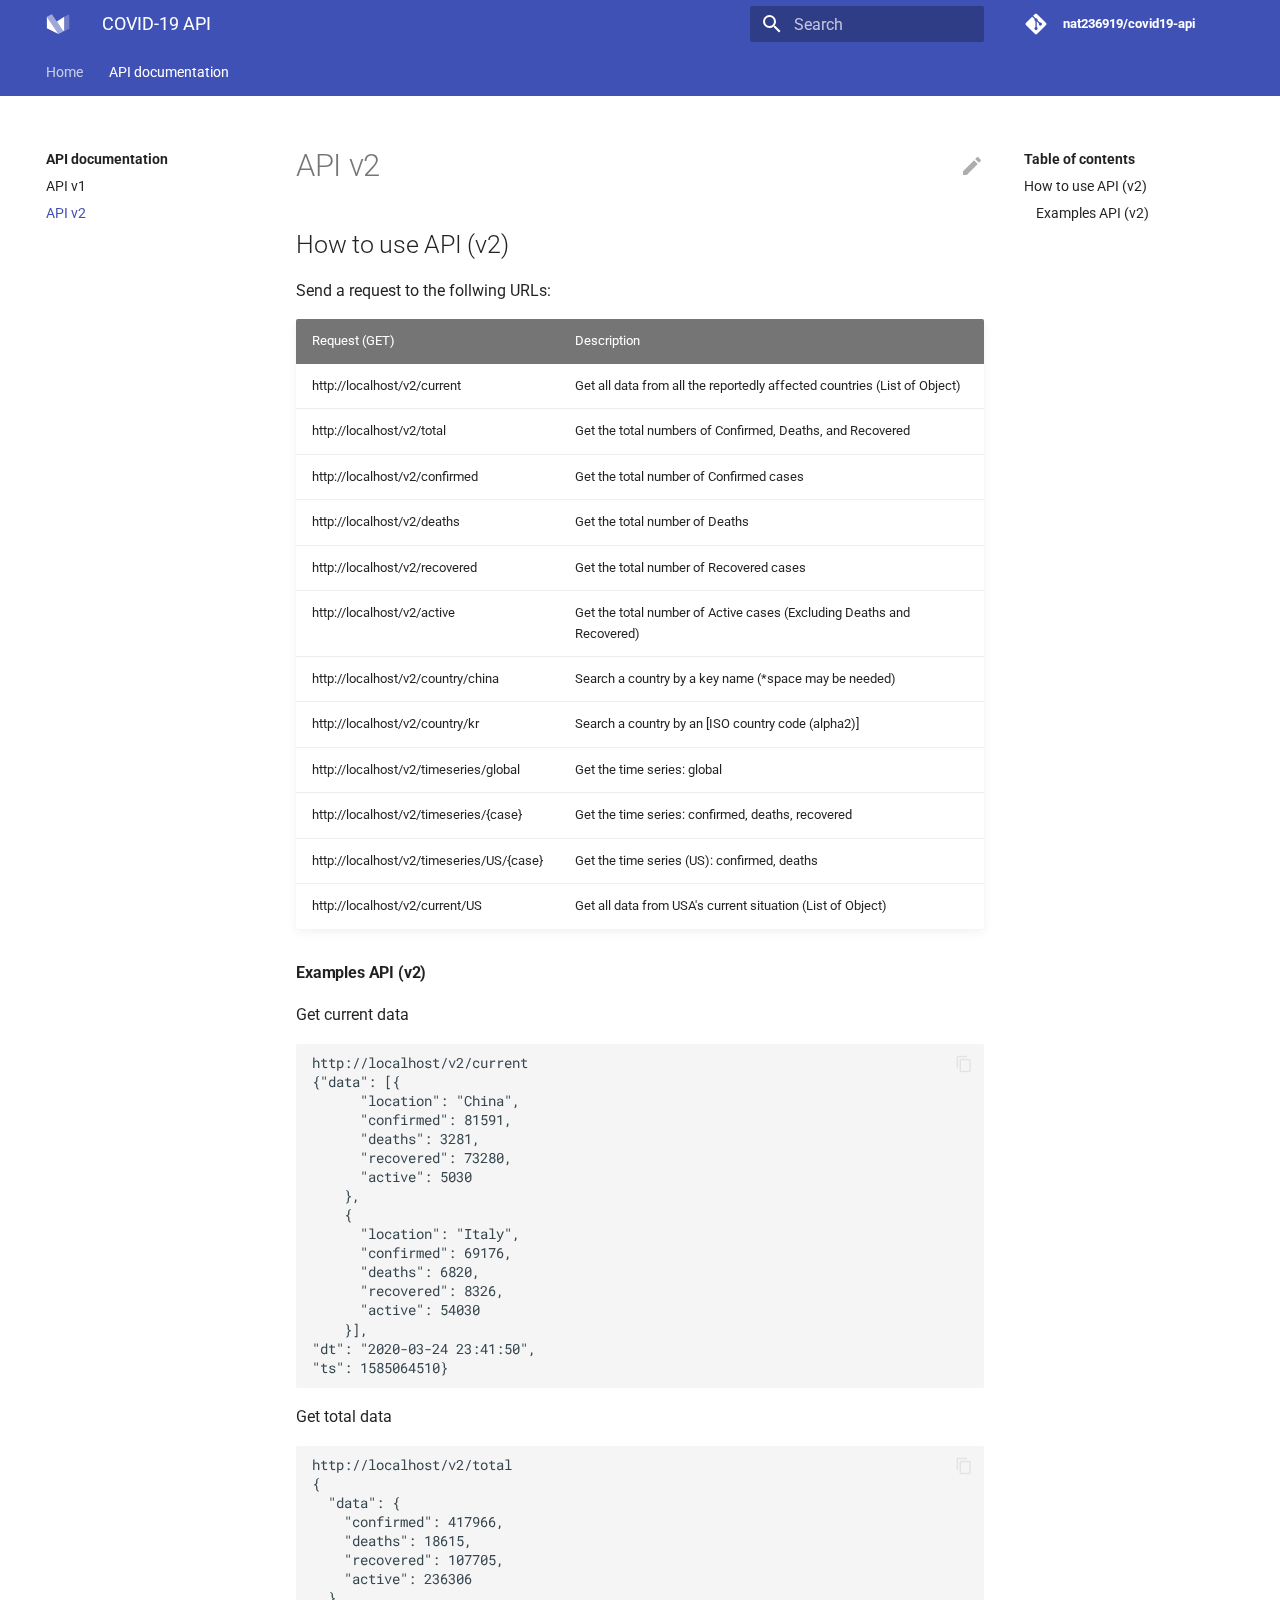
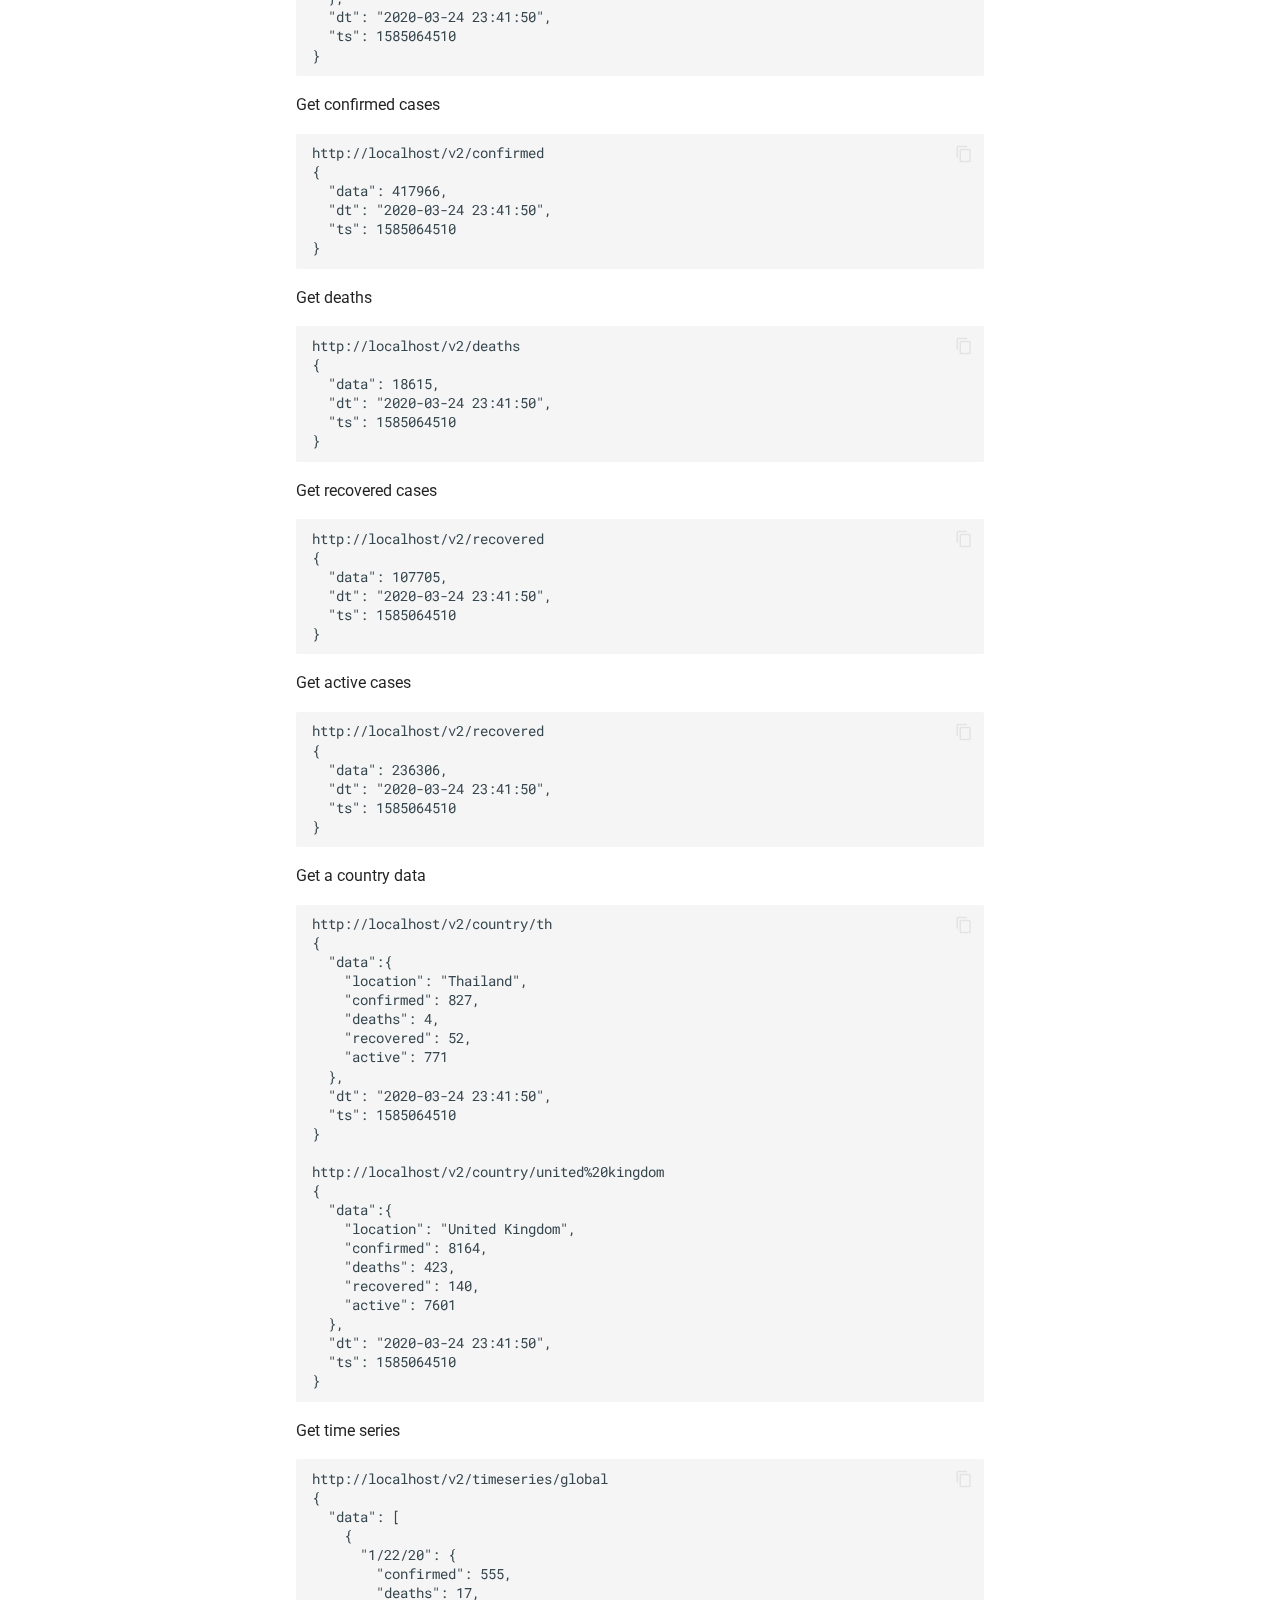
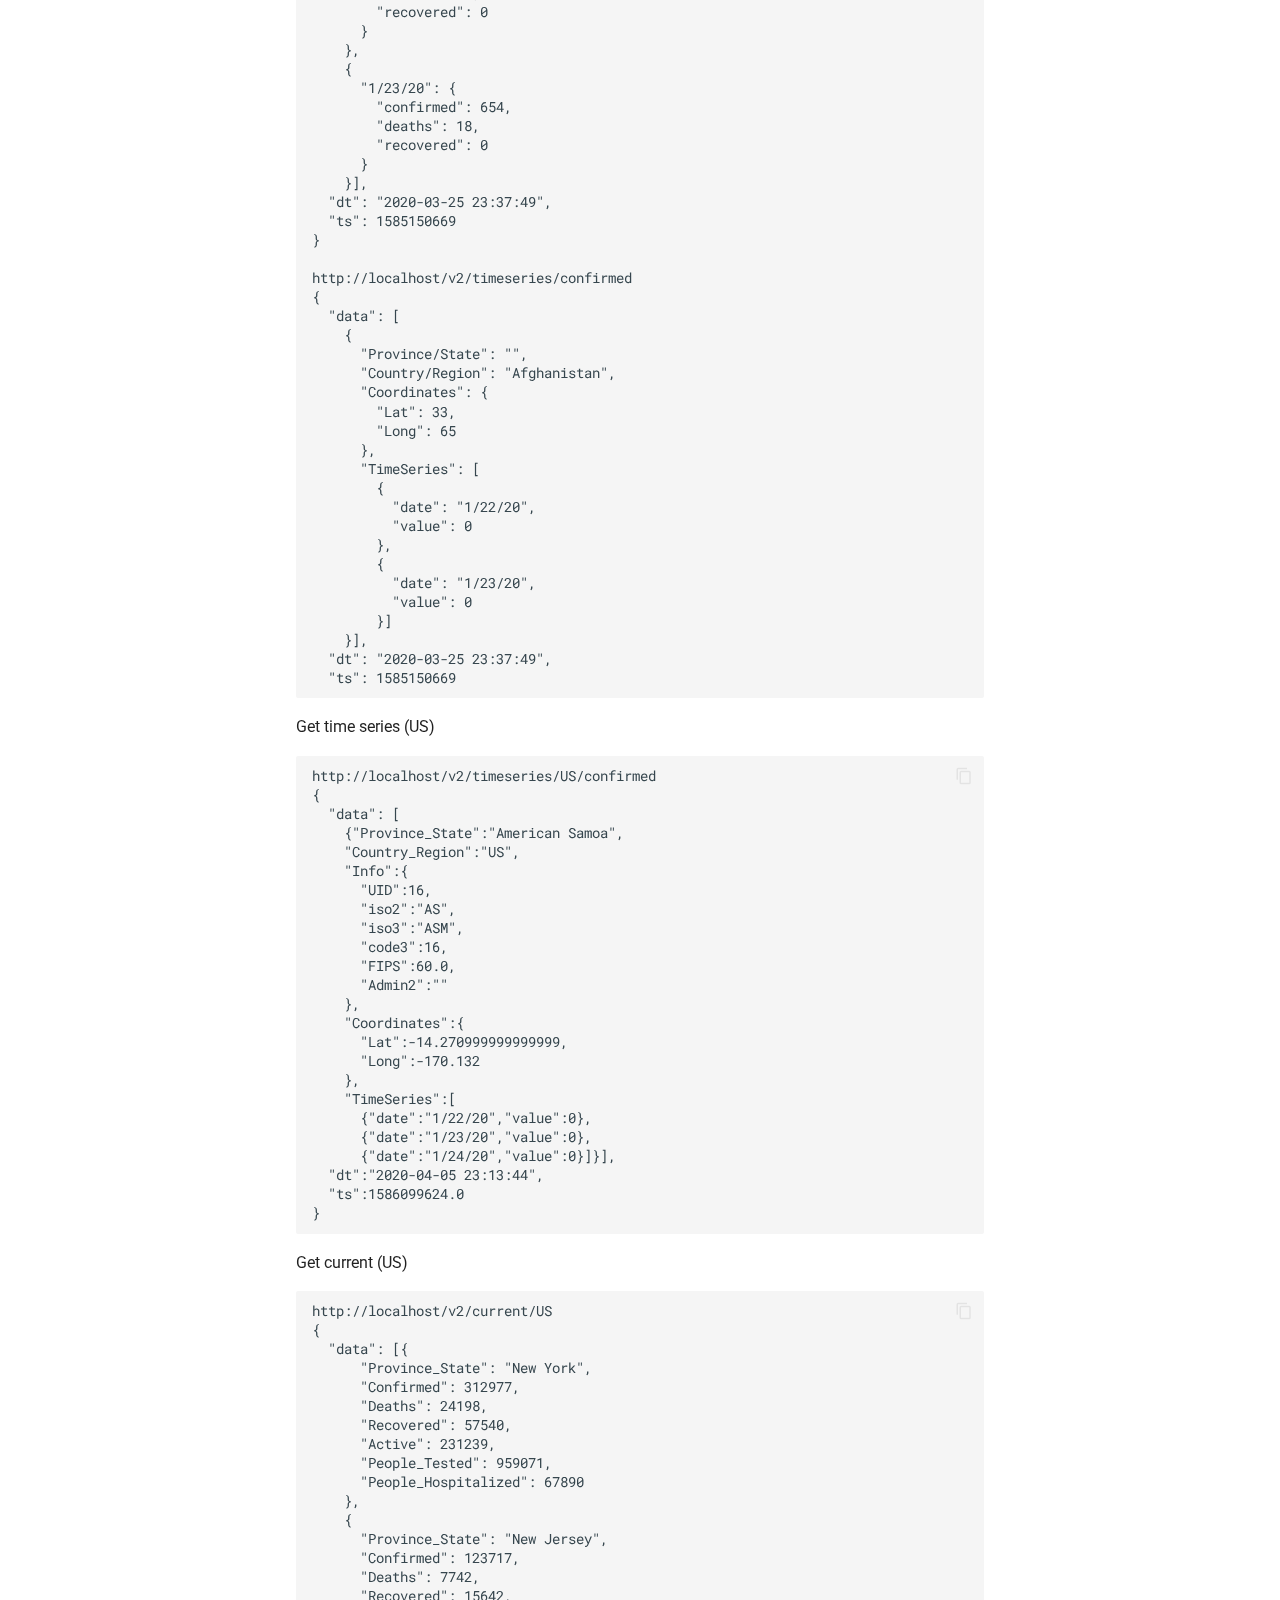
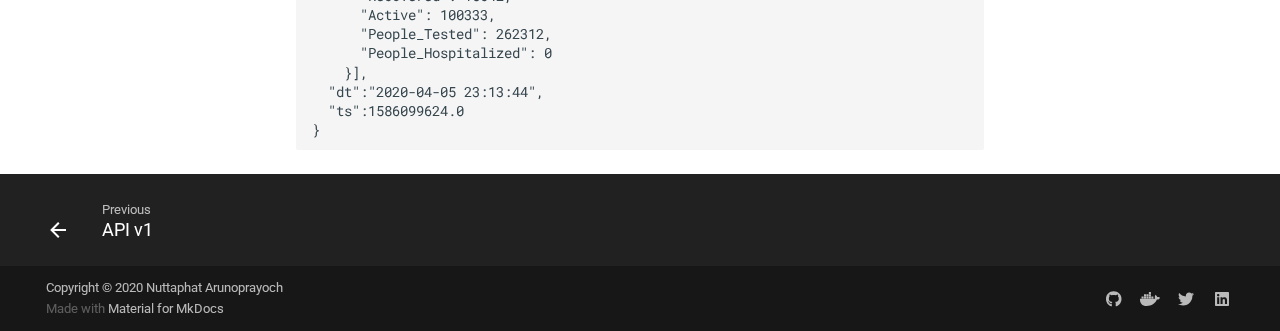
<file: routers/v2/index.html>
<!doctype html>
<html lang="en" class="no-js">
  <head>
    
      <meta charset="utf-8">
      <meta name="viewport" content="width=device-width,initial-scale=1">
      
        <meta name="description" content="Simply Fast API for covid-19 cases exploration">
      
      
        <link rel="canonical" href="https://nat236919.github.io/covid19-api/routers/v2/">
      
      
        <meta name="author" content="Nuttaphat Arunoprayoch">
      
      <link rel="shortcut icon" href="../../assets/favicon.png">
      <meta name="generator" content="mkdocs-1.1.2, mkdocs-material-5.3.0">
    
    
      
        <title>API v2 - COVID-19 API</title>
      
    
    
      <link rel="stylesheet" href="../../assets/stylesheets/main.545621a7.min.css">
      
        <link rel="stylesheet" href="../../assets/stylesheets/palette.36d1b78f.min.css">
      
      
        
        
        <meta name="theme-color" content="#3f51b5">
      
    
    
    
      
        <link href="https://fonts.gstatic.com" rel="preconnect" crossorigin>
        <link rel="stylesheet" href="https://fonts.googleapis.com/css?family=Roboto:300,400,400i,700%7CRoboto+Mono&display=fallback">
        <style>body,input{font-family:"Roboto",-apple-system,BlinkMacSystemFont,Helvetica,Arial,sans-serif}code,kbd,pre{font-family:"Roboto Mono",SFMono-Regular,Consolas,Menlo,monospace}</style>
      
    
    
    
    
      
    
    
  </head>
  
  
    
    
    
    <body dir="ltr" data-md-color-scheme="default" data-md-color-primary="indigo" data-md-color-accent="indigo">
  
    
    <input class="md-toggle" data-md-toggle="drawer" type="checkbox" id="__drawer" autocomplete="off">
    <input class="md-toggle" data-md-toggle="search" type="checkbox" id="__search" autocomplete="off">
    <label class="md-overlay" for="__drawer"></label>
    <div data-md-component="skip">
      
        
        <a href="#how-to-use-api-v2" class="md-skip">
          Skip to content
        </a>
      
    </div>
    <div data-md-component="announce">
      
    </div>
    
      <header class="md-header" data-md-component="header">
  <nav class="md-header-nav md-grid" aria-label="Header">
    <a href="https://nat236919.github.io/covid19-api/" title="COVID-19 API" class="md-header-nav__button md-logo" aria-label="COVID-19 API">
      
  
  <svg xmlns="http://www.w3.org/2000/svg" viewBox="0 0 89 89"><path d="M3.136 17.387v42.932l42.932 21.467L3.136 17.387z"/><path d="M21.91 8l42.933 64.398-18.775 9.388L3.136 17.387 21.91 8z" fill-opacity=".5"/><path d="M67.535 17.387L40.273 35.543l21.878 32.818 5.384 2.691V17.387z"/><path d="M67.535 17.387v53.666l18.774-9.388V8l-18.774 9.387z" fill-opacity=".25"/></svg>

    </a>
    <label class="md-header-nav__button md-icon" for="__drawer">
      <svg xmlns="http://www.w3.org/2000/svg" viewBox="0 0 24 24"><path d="M3 6h18v2H3V6m0 5h18v2H3v-2m0 5h18v2H3v-2z"/></svg>
    </label>
    <div class="md-header-nav__title" data-md-component="header-title">
      
        <div class="md-header-nav__ellipsis">
          <span class="md-header-nav__topic md-ellipsis">
            COVID-19 API
          </span>
          <span class="md-header-nav__topic md-ellipsis">
            
              API v2
            
          </span>
        </div>
      
    </div>
    
      <label class="md-header-nav__button md-icon" for="__search">
        <svg xmlns="http://www.w3.org/2000/svg" viewBox="0 0 24 24"><path d="M9.5 3A6.5 6.5 0 0116 9.5c0 1.61-.59 3.09-1.56 4.23l.27.27h.79l5 5-1.5 1.5-5-5v-.79l-.27-.27A6.516 6.516 0 019.5 16 6.5 6.5 0 013 9.5 6.5 6.5 0 019.5 3m0 2C7 5 5 7 5 9.5S7 14 9.5 14 14 12 14 9.5 12 5 9.5 5z"/></svg>
      </label>
      
<div class="md-search" data-md-component="search" role="dialog">
  <label class="md-search__overlay" for="__search"></label>
  <div class="md-search__inner" role="search">
    <form class="md-search__form" name="search">
      <input type="text" class="md-search__input" name="query" aria-label="Search" placeholder="Search" autocapitalize="off" autocorrect="off" autocomplete="off" spellcheck="false" data-md-component="search-query" data-md-state="active">
      <label class="md-search__icon md-icon" for="__search">
        <svg xmlns="http://www.w3.org/2000/svg" viewBox="0 0 24 24"><path d="M9.5 3A6.5 6.5 0 0116 9.5c0 1.61-.59 3.09-1.56 4.23l.27.27h.79l5 5-1.5 1.5-5-5v-.79l-.27-.27A6.516 6.516 0 019.5 16 6.5 6.5 0 013 9.5 6.5 6.5 0 019.5 3m0 2C7 5 5 7 5 9.5S7 14 9.5 14 14 12 14 9.5 12 5 9.5 5z"/></svg>
        <svg xmlns="http://www.w3.org/2000/svg" viewBox="0 0 24 24"><path d="M20 11v2H8l5.5 5.5-1.42 1.42L4.16 12l7.92-7.92L13.5 5.5 8 11h12z"/></svg>
      </label>
      <button type="reset" class="md-search__icon md-icon" aria-label="Clear" data-md-component="search-reset" tabindex="-1">
        <svg xmlns="http://www.w3.org/2000/svg" viewBox="0 0 24 24"><path d="M19 6.41L17.59 5 12 10.59 6.41 5 5 6.41 10.59 12 5 17.59 6.41 19 12 13.41 17.59 19 19 17.59 13.41 12 19 6.41z"/></svg>
      </button>
    </form>
    <div class="md-search__output">
      <div class="md-search__scrollwrap" data-md-scrollfix>
        <div class="md-search-result" data-md-component="search-result">
          <div class="md-search-result__meta">
            Initializing search
          </div>
          <ol class="md-search-result__list"></ol>
        </div>
      </div>
    </div>
  </div>
</div>
    
    
      <div class="md-header-nav__source">
        
<a href="https://github.com/nat236919/covid19-api/" title="Go to repository" class="md-source">
  <div class="md-source__icon md-icon">
    
    <svg xmlns="http://www.w3.org/2000/svg" viewBox="0 0 448 512"><path d="M439.55 236.05L244 40.45a28.87 28.87 0 00-40.81 0l-40.66 40.63 51.52 51.52c27.06-9.14 52.68 16.77 43.39 43.68l49.66 49.66c34.23-11.8 61.18 31 35.47 56.69-26.49 26.49-70.21-2.87-56-37.34L240.22 199v121.85c25.3 12.54 22.26 41.85 9.08 55a34.34 34.34 0 01-48.55 0c-17.57-17.6-11.07-46.91 11.25-56v-123c-20.8-8.51-24.6-30.74-18.64-45L142.57 101 8.45 235.14a28.86 28.86 0 000 40.81l195.61 195.6a28.86 28.86 0 0040.8 0l194.69-194.69a28.86 28.86 0 000-40.81z"/></svg>
  </div>
  <div class="md-source__repository">
    nat236919/covid19-api
  </div>
</a>
      </div>
    
  </nav>
</header>
    
    <div class="md-container" data-md-component="container">
      
        
      
      
        
          

  

<nav class="md-tabs md-tabs--active" aria-label="Tabs" data-md-component="tabs">
  <div class="md-tabs__inner md-grid">
    <ul class="md-tabs__list">
      
        
  <li class="md-tabs__item">
    
      <a href="../.." class="md-tabs__link">
        Home
      </a>
    
  </li>

      
        
  
  
    <li class="md-tabs__item">
      
        <a href="../v1/" class="md-tabs__link md-tabs__link--active">
          API documentation
        </a>
      
    </li>
  

      
    </ul>
  </div>
</nav>
        
      
      <main class="md-main" data-md-component="main">
        <div class="md-main__inner md-grid">
          
            
              <div class="md-sidebar md-sidebar--primary" data-md-component="navigation">
                <div class="md-sidebar__scrollwrap">
                  <div class="md-sidebar__inner">
                    <nav class="md-nav md-nav--primary" aria-label="Navigation" data-md-level="0">
  <label class="md-nav__title" for="__drawer">
    <a href="https://nat236919.github.io/covid19-api/" title="COVID-19 API" class="md-nav__button md-logo" aria-label="COVID-19 API">
      
  
  <svg xmlns="http://www.w3.org/2000/svg" viewBox="0 0 89 89"><path d="M3.136 17.387v42.932l42.932 21.467L3.136 17.387z"/><path d="M21.91 8l42.933 64.398-18.775 9.388L3.136 17.387 21.91 8z" fill-opacity=".5"/><path d="M67.535 17.387L40.273 35.543l21.878 32.818 5.384 2.691V17.387z"/><path d="M67.535 17.387v53.666l18.774-9.388V8l-18.774 9.387z" fill-opacity=".25"/></svg>

    </a>
    COVID-19 API
  </label>
  
    <div class="md-nav__source">
      
<a href="https://github.com/nat236919/covid19-api/" title="Go to repository" class="md-source">
  <div class="md-source__icon md-icon">
    
    <svg xmlns="http://www.w3.org/2000/svg" viewBox="0 0 448 512"><path d="M439.55 236.05L244 40.45a28.87 28.87 0 00-40.81 0l-40.66 40.63 51.52 51.52c27.06-9.14 52.68 16.77 43.39 43.68l49.66 49.66c34.23-11.8 61.18 31 35.47 56.69-26.49 26.49-70.21-2.87-56-37.34L240.22 199v121.85c25.3 12.54 22.26 41.85 9.08 55a34.34 34.34 0 01-48.55 0c-17.57-17.6-11.07-46.91 11.25-56v-123c-20.8-8.51-24.6-30.74-18.64-45L142.57 101 8.45 235.14a28.86 28.86 0 000 40.81l195.61 195.6a28.86 28.86 0 0040.8 0l194.69-194.69a28.86 28.86 0 000-40.81z"/></svg>
  </div>
  <div class="md-source__repository">
    nat236919/covid19-api
  </div>
</a>
    </div>
  
  <ul class="md-nav__list" data-md-scrollfix>
    
      
      
      


  <li class="md-nav__item">
    <a href="../.." title="Home" class="md-nav__link">
      Home
    </a>
  </li>

    
      
      
      

  


  <li class="md-nav__item md-nav__item--active md-nav__item--nested">
    
      <input class="md-nav__toggle md-toggle" data-md-toggle="nav-2" type="checkbox" id="nav-2" checked>
    
    <label class="md-nav__link" for="nav-2">
      API documentation
      <span class="md-nav__icon md-icon">
        <svg xmlns="http://www.w3.org/2000/svg" viewBox="0 0 24 24"><path d="M8.59 16.58L13.17 12 8.59 7.41 10 6l6 6-6 6-1.41-1.42z"/></svg>
      </span>
    </label>
    <nav class="md-nav" aria-label="API documentation" data-md-level="1">
      <label class="md-nav__title" for="nav-2">
        <span class="md-nav__icon md-icon">
          <svg xmlns="http://www.w3.org/2000/svg" viewBox="0 0 24 24"><path d="M20 11v2H8l5.5 5.5-1.42 1.42L4.16 12l7.92-7.92L13.5 5.5 8 11h12z"/></svg>
        </span>
        API documentation
      </label>
      <ul class="md-nav__list" data-md-scrollfix>
        
        
          
          
          


  <li class="md-nav__item">
    <a href="../v1/" title="API v1" class="md-nav__link">
      API v1
    </a>
  </li>

        
          
          
          

  


  <li class="md-nav__item md-nav__item--active">
    
    <input class="md-nav__toggle md-toggle" data-md-toggle="toc" type="checkbox" id="__toc">
    
    
      <label class="md-nav__link md-nav__link--active" for="__toc">
        API v2
        <span class="md-nav__icon md-icon">
          <svg xmlns="http://www.w3.org/2000/svg" viewBox="0 0 24 24"><path d="M3 9h14V7H3v2m0 4h14v-2H3v2m0 4h14v-2H3v2m16 0h2v-2h-2v2m0-10v2h2V7h-2m0 6h2v-2h-2v2z"/></svg>
        </span>
      </label>
    
    <a href="./" title="API v2" class="md-nav__link md-nav__link--active">
      API v2
    </a>
    
      
<nav class="md-nav md-nav--secondary" aria-label="Table of contents">
  
  
  
    <label class="md-nav__title" for="__toc">
      <span class="md-nav__icon md-icon">
        <svg xmlns="http://www.w3.org/2000/svg" viewBox="0 0 24 24"><path d="M20 11v2H8l5.5 5.5-1.42 1.42L4.16 12l7.92-7.92L13.5 5.5 8 11h12z"/></svg>
      </span>
      Table of contents
    </label>
    <ul class="md-nav__list" data-md-scrollfix>
      
        <li class="md-nav__item">
  <a href="#how-to-use-api-v2" class="md-nav__link">
    How to use API (v2)
  </a>
  
    <nav class="md-nav" aria-label="How to use API (v2)">
      <ul class="md-nav__list">
        
          <li class="md-nav__item">
  <a href="#examples-api-v2" class="md-nav__link">
    Examples API (v2)
  </a>
  
</li>
        
      </ul>
    </nav>
  
</li>
      
    </ul>
  
</nav>
    
  </li>

        
      </ul>
    </nav>
  </li>

    
  </ul>
</nav>
                  </div>
                </div>
              </div>
            
            
              <div class="md-sidebar md-sidebar--secondary" data-md-component="toc">
                <div class="md-sidebar__scrollwrap">
                  <div class="md-sidebar__inner">
                    
<nav class="md-nav md-nav--secondary" aria-label="Table of contents">
  
  
  
    <label class="md-nav__title" for="__toc">
      <span class="md-nav__icon md-icon">
        <svg xmlns="http://www.w3.org/2000/svg" viewBox="0 0 24 24"><path d="M20 11v2H8l5.5 5.5-1.42 1.42L4.16 12l7.92-7.92L13.5 5.5 8 11h12z"/></svg>
      </span>
      Table of contents
    </label>
    <ul class="md-nav__list" data-md-scrollfix>
      
        <li class="md-nav__item">
  <a href="#how-to-use-api-v2" class="md-nav__link">
    How to use API (v2)
  </a>
  
    <nav class="md-nav" aria-label="How to use API (v2)">
      <ul class="md-nav__list">
        
          <li class="md-nav__item">
  <a href="#examples-api-v2" class="md-nav__link">
    Examples API (v2)
  </a>
  
</li>
        
      </ul>
    </nav>
  
</li>
      
    </ul>
  
</nav>
                  </div>
                </div>
              </div>
            
          
          <div class="md-content">
            <article class="md-content__inner md-typeset">
              
                
                  <a href="https://github.com/nat236919/covid19-api/edit/master/docs/routers/v2/README.md" title="Edit this page" class="md-content__button md-icon">
                    <svg xmlns="http://www.w3.org/2000/svg" viewBox="0 0 24 24"><path d="M20.71 7.04c.39-.39.39-1.04 0-1.41l-2.34-2.34c-.37-.39-1.02-.39-1.41 0l-1.84 1.83 3.75 3.75M3 17.25V21h3.75L17.81 9.93l-3.75-3.75L3 17.25z"/></svg>
                  </a>
                
                
                  
                
                
                  <h1>API v2</h1>
                
                <h2 id="how-to-use-api-v2">How to use API (v2)</h2>
<p>Send a request to the follwing URLs:</p>
<table>
<thead>
<tr>
<th>Request (GET)</th>
<th>Description</th>
</tr>
</thead>
<tbody>
<tr>
<td>http://localhost/v2/current</td>
<td>Get all data from all the reportedly affected countries (List of Object)</td>
</tr>
<tr>
<td>http://localhost/v2/total</td>
<td>Get the total numbers of Confirmed, Deaths, and Recovered</td>
</tr>
<tr>
<td>http://localhost/v2/confirmed</td>
<td>Get the total number of Confirmed cases</td>
</tr>
<tr>
<td>http://localhost/v2/deaths</td>
<td>Get the total number of Deaths</td>
</tr>
<tr>
<td>http://localhost/v2/recovered</td>
<td>Get the total number of Recovered cases</td>
</tr>
<tr>
<td>http://localhost/v2/active</td>
<td>Get the total number of Active cases (Excluding Deaths and Recovered)</td>
</tr>
<tr>
<td>http://localhost/v2/country/china</td>
<td>Search a country by a key name (*space may be needed)</td>
</tr>
<tr>
<td>http://localhost/v2/country/kr</td>
<td>Search a country by an [ISO country code (alpha2)]</td>
</tr>
<tr>
<td>http://localhost/v2/timeseries/global</td>
<td>Get the time series: global</td>
</tr>
<tr>
<td>http://localhost/v2/timeseries/{case}</td>
<td>Get the time series: confirmed, deaths, recovered</td>
</tr>
<tr>
<td>http://localhost/v2/timeseries/US/{case}</td>
<td>Get the time series (US): confirmed, deaths</td>
</tr>
<tr>
<td>http://localhost/v2/current/US</td>
<td>Get all data from USA's current situation (List of Object)</td>
</tr>
</tbody>
</table>
<h4 id="examples-api-v2">Examples API (v2)</h4>
<p>Get current data</p>
<pre><code class="json">http://localhost/v2/current
{&quot;data&quot;: [{
      &quot;location&quot;: &quot;China&quot;,
      &quot;confirmed&quot;: 81591,
      &quot;deaths&quot;: 3281,
      &quot;recovered&quot;: 73280,
      &quot;active&quot;: 5030
    },
    {
      &quot;location&quot;: &quot;Italy&quot;,
      &quot;confirmed&quot;: 69176,
      &quot;deaths&quot;: 6820,
      &quot;recovered&quot;: 8326,
      &quot;active&quot;: 54030
    }],
&quot;dt&quot;: &quot;2020-03-24 23:41:50&quot;,
&quot;ts&quot;: 1585064510}
</code></pre>

<p>Get total data</p>
<pre><code class="json">http://localhost/v2/total
{
  &quot;data&quot;: {
    &quot;confirmed&quot;: 417966,
    &quot;deaths&quot;: 18615,
    &quot;recovered&quot;: 107705,
    &quot;active&quot;: 236306
  },
  &quot;dt&quot;: &quot;2020-03-24 23:41:50&quot;,
  &quot;ts&quot;: 1585064510
}
</code></pre>

<p>Get confirmed cases</p>
<pre><code class="json">http://localhost/v2/confirmed
{
  &quot;data&quot;: 417966,
  &quot;dt&quot;: &quot;2020-03-24 23:41:50&quot;,
  &quot;ts&quot;: 1585064510
}
</code></pre>

<p>Get deaths</p>
<pre><code class="json">http://localhost/v2/deaths
{
  &quot;data&quot;: 18615,
  &quot;dt&quot;: &quot;2020-03-24 23:41:50&quot;,
  &quot;ts&quot;: 1585064510
}
</code></pre>

<p>Get recovered cases</p>
<pre><code class="json">http://localhost/v2/recovered
{
  &quot;data&quot;: 107705,
  &quot;dt&quot;: &quot;2020-03-24 23:41:50&quot;,
  &quot;ts&quot;: 1585064510
}
</code></pre>

<p>Get active cases</p>
<pre><code class="json">http://localhost/v2/recovered
{
  &quot;data&quot;: 236306,
  &quot;dt&quot;: &quot;2020-03-24 23:41:50&quot;,
  &quot;ts&quot;: 1585064510
}
</code></pre>

<p>Get a country data</p>
<pre><code class="json">http://localhost/v2/country/th
{
  &quot;data&quot;:{
    &quot;location&quot;: &quot;Thailand&quot;,
    &quot;confirmed&quot;: 827,
    &quot;deaths&quot;: 4,
    &quot;recovered&quot;: 52,
    &quot;active&quot;: 771
  },
  &quot;dt&quot;: &quot;2020-03-24 23:41:50&quot;,
  &quot;ts&quot;: 1585064510
}

http://localhost/v2/country/united%20kingdom
{
  &quot;data&quot;:{
    &quot;location&quot;: &quot;United Kingdom&quot;,
    &quot;confirmed&quot;: 8164,
    &quot;deaths&quot;: 423,
    &quot;recovered&quot;: 140,
    &quot;active&quot;: 7601
  },
  &quot;dt&quot;: &quot;2020-03-24 23:41:50&quot;,
  &quot;ts&quot;: 1585064510
}
</code></pre>

<p>Get time series</p>
<pre><code class="json">http://localhost/v2/timeseries/global
{
  &quot;data&quot;: [
    {
      &quot;1/22/20&quot;: {
        &quot;confirmed&quot;: 555,
        &quot;deaths&quot;: 17,
        &quot;recovered&quot;: 0
      }
    },
    {
      &quot;1/23/20&quot;: {
        &quot;confirmed&quot;: 654,
        &quot;deaths&quot;: 18,
        &quot;recovered&quot;: 0
      }
    }],
  &quot;dt&quot;: &quot;2020-03-25 23:37:49&quot;,
  &quot;ts&quot;: 1585150669
}

http://localhost/v2/timeseries/confirmed
{
  &quot;data&quot;: [
    {
      &quot;Province/State&quot;: &quot;&quot;,
      &quot;Country/Region&quot;: &quot;Afghanistan&quot;,
      &quot;Coordinates&quot;: {
        &quot;Lat&quot;: 33,
        &quot;Long&quot;: 65
      },
      &quot;TimeSeries&quot;: [
        {
          &quot;date&quot;: &quot;1/22/20&quot;,
          &quot;value&quot;: 0
        },
        {
          &quot;date&quot;: &quot;1/23/20&quot;,
          &quot;value&quot;: 0
        }]
    }],
  &quot;dt&quot;: &quot;2020-03-25 23:37:49&quot;,
  &quot;ts&quot;: 1585150669
</code></pre>

<p>Get time series (US)</p>
<pre><code class="json">http://localhost/v2/timeseries/US/confirmed
{
  &quot;data&quot;: [
    {&quot;Province_State&quot;:&quot;American Samoa&quot;,
    &quot;Country_Region&quot;:&quot;US&quot;,
    &quot;Info&quot;:{
      &quot;UID&quot;:16,
      &quot;iso2&quot;:&quot;AS&quot;,
      &quot;iso3&quot;:&quot;ASM&quot;,
      &quot;code3&quot;:16,
      &quot;FIPS&quot;:60.0,
      &quot;Admin2&quot;:&quot;&quot;
    },
    &quot;Coordinates&quot;:{
      &quot;Lat&quot;:-14.270999999999999,
      &quot;Long&quot;:-170.132
    },
    &quot;TimeSeries&quot;:[
      {&quot;date&quot;:&quot;1/22/20&quot;,&quot;value&quot;:0},
      {&quot;date&quot;:&quot;1/23/20&quot;,&quot;value&quot;:0},
      {&quot;date&quot;:&quot;1/24/20&quot;,&quot;value&quot;:0}]}],
  &quot;dt&quot;:&quot;2020-04-05 23:13:44&quot;,
  &quot;ts&quot;:1586099624.0
}
</code></pre>

<p>Get current (US)</p>
<pre><code class="json">http://localhost/v2/current/US
{
  &quot;data&quot;: [{
      &quot;Province_State&quot;: &quot;New York&quot;,
      &quot;Confirmed&quot;: 312977,
      &quot;Deaths&quot;: 24198,
      &quot;Recovered&quot;: 57540,
      &quot;Active&quot;: 231239,
      &quot;People_Tested&quot;: 959071,
      &quot;People_Hospitalized&quot;: 67890
    },
    {
      &quot;Province_State&quot;: &quot;New Jersey&quot;,
      &quot;Confirmed&quot;: 123717,
      &quot;Deaths&quot;: 7742,
      &quot;Recovered&quot;: 15642,
      &quot;Active&quot;: 100333,
      &quot;People_Tested&quot;: 262312,
      &quot;People_Hospitalized&quot;: 0
    }],
  &quot;dt&quot;:&quot;2020-04-05 23:13:44&quot;,
  &quot;ts&quot;:1586099624.0
}
</code></pre>
                
              
              
                


              
            </article>
          </div>
        </div>
      </main>
      
        
<footer class="md-footer">
  
    <div class="md-footer-nav">
      <nav class="md-footer-nav__inner md-grid" aria-label="Footer">
        
          <a href="../v1/" title="API v1" class="md-footer-nav__link md-footer-nav__link--prev" rel="prev">
            <div class="md-footer-nav__button md-icon">
              <svg xmlns="http://www.w3.org/2000/svg" viewBox="0 0 24 24"><path d="M20 11v2H8l5.5 5.5-1.42 1.42L4.16 12l7.92-7.92L13.5 5.5 8 11h12z"/></svg>
            </div>
            <div class="md-footer-nav__title">
              <div class="md-ellipsis">
                <span class="md-footer-nav__direction">
                  Previous
                </span>
                API v1
              </div>
            </div>
          </a>
        
        
      </nav>
    </div>
  
  <div class="md-footer-meta md-typeset">
    <div class="md-footer-meta__inner md-grid">
      <div class="md-footer-copyright">
        
          <div class="md-footer-copyright__highlight">
            Copyright &copy; 2020 Nuttaphat Arunoprayoch
          </div>
        
        Made with
        <a href="https://squidfunk.github.io/mkdocs-material/" target="_blank" rel="noopener">
          Material for MkDocs
        </a>
      </div>
      
  <div class="md-footer-social">
    
      
      
        
        
      
      <a href="https://github.com/nat236919" target="_blank" rel="noopener" title="github.com" class="md-footer-social__link">
        <svg xmlns="http://www.w3.org/2000/svg" viewBox="0 0 496 512"><path d="M165.9 397.4c0 2-2.3 3.6-5.2 3.6-3.3.3-5.6-1.3-5.6-3.6 0-2 2.3-3.6 5.2-3.6 3-.3 5.6 1.3 5.6 3.6zm-31.1-4.5c-.7 2 1.3 4.3 4.3 4.9 2.6 1 5.6 0 6.2-2s-1.3-4.3-4.3-5.2c-2.6-.7-5.5.3-6.2 2.3zm44.2-1.7c-2.9.7-4.9 2.6-4.6 4.9.3 2 2.9 3.3 5.9 2.6 2.9-.7 4.9-2.6 4.6-4.6-.3-1.9-3-3.2-5.9-2.9zM244.8 8C106.1 8 0 113.3 0 252c0 110.9 69.8 205.8 169.5 239.2 12.8 2.3 17.3-5.6 17.3-12.1 0-6.2-.3-40.4-.3-61.4 0 0-70 15-84.7-29.8 0 0-11.4-29.1-27.8-36.6 0 0-22.9-15.7 1.6-15.4 0 0 24.9 2 38.6 25.8 21.9 38.6 58.6 27.5 72.9 20.9 2.3-16 8.8-27.1 16-33.7-55.9-6.2-112.3-14.3-112.3-110.5 0-27.5 7.6-41.3 23.6-58.9-2.6-6.5-11.1-33.3 2.6-67.9 20.9-6.5 69 27 69 27 20-5.6 41.5-8.5 62.8-8.5s42.8 2.9 62.8 8.5c0 0 48.1-33.6 69-27 13.7 34.7 5.2 61.4 2.6 67.9 16 17.7 25.8 31.5 25.8 58.9 0 96.5-58.9 104.2-114.8 110.5 9.2 7.9 17 22.9 17 46.4 0 33.7-.3 75.4-.3 83.6 0 6.5 4.6 14.4 17.3 12.1C428.2 457.8 496 362.9 496 252 496 113.3 383.5 8 244.8 8zM97.2 352.9c-1.3 1-1 3.3.7 5.2 1.6 1.6 3.9 2.3 5.2 1 1.3-1 1-3.3-.7-5.2-1.6-1.6-3.9-2.3-5.2-1zm-10.8-8.1c-.7 1.3.3 2.9 2.3 3.9 1.6 1 3.6.7 4.3-.7.7-1.3-.3-2.9-2.3-3.9-2-.6-3.6-.3-4.3.7zm32.4 35.6c-1.6 1.3-1 4.3 1.3 6.2 2.3 2.3 5.2 2.6 6.5 1 1.3-1.3.7-4.3-1.3-6.2-2.2-2.3-5.2-2.6-6.5-1zm-11.4-14.7c-1.6 1-1.6 3.6 0 5.9 1.6 2.3 4.3 3.3 5.6 2.3 1.6-1.3 1.6-3.9 0-6.2-1.4-2.3-4-3.3-5.6-2z"/></svg>
      </a>
    
      
      
        
        
      
      <a href="https://hub.docker.com/repository/docker/nat236919/covid19-api" target="_blank" rel="noopener" title="hub.docker.com" class="md-footer-social__link">
        <svg xmlns="http://www.w3.org/2000/svg" viewBox="0 0 640 512"><path d="M349.9 236.3h-66.1v-59.4h66.1v59.4zm0-204.3h-66.1v60.7h66.1V32zm78.2 144.8H362v59.4h66.1v-59.4zm-156.3-72.1h-66.1v60.1h66.1v-60.1zm78.1 0h-66.1v60.1h66.1v-60.1zm276.8 100c-14.4-9.7-47.6-13.2-73.1-8.4-3.3-24-16.7-44.9-41.1-63.7l-14-9.3-9.3 14c-18.4 27.8-23.4 73.6-3.7 103.8-8.7 4.7-25.8 11.1-48.4 10.7H2.4c-8.7 50.8 5.8 116.8 44 162.1 37.1 43.9 92.7 66.2 165.4 66.2 157.4 0 273.9-72.5 328.4-204.2 21.4.4 67.6.1 91.3-45.2 1.5-2.5 6.6-13.2 8.5-17.1l-13.3-8.9zm-511.1-27.9h-66v59.4h66.1v-59.4zm78.1 0h-66.1v59.4h66.1v-59.4zm78.1 0h-66.1v59.4h66.1v-59.4zm-78.1-72.1h-66.1v60.1h66.1v-60.1z"/></svg>
      </a>
    
      
      
        
        
      
      <a href="https://twitter.com/nat236919" target="_blank" rel="noopener" title="twitter.com" class="md-footer-social__link">
        <svg xmlns="http://www.w3.org/2000/svg" viewBox="0 0 512 512"><path d="M459.37 151.716c.325 4.548.325 9.097.325 13.645 0 138.72-105.583 298.558-298.558 298.558-59.452 0-114.68-17.219-161.137-47.106 8.447.974 16.568 1.299 25.34 1.299 49.055 0 94.213-16.568 130.274-44.832-46.132-.975-84.792-31.188-98.112-72.772 6.498.974 12.995 1.624 19.818 1.624 9.421 0 18.843-1.3 27.614-3.573-48.081-9.747-84.143-51.98-84.143-102.985v-1.299c13.969 7.797 30.214 12.67 47.431 13.319-28.264-18.843-46.781-51.005-46.781-87.391 0-19.492 5.197-37.36 14.294-52.954 51.655 63.675 129.3 105.258 216.365 109.807-1.624-7.797-2.599-15.918-2.599-24.04 0-57.828 46.782-104.934 104.934-104.934 30.213 0 57.502 12.67 76.67 33.137 23.715-4.548 46.456-13.32 66.599-25.34-7.798 24.366-24.366 44.833-46.132 57.827 21.117-2.273 41.584-8.122 60.426-16.243-14.292 20.791-32.161 39.308-52.628 54.253z"/></svg>
      </a>
    
      
      
        
        
      
      <a href="https://www.linkedin.com/in/arunoprayoch-nuttaphat/" target="_blank" rel="noopener" title="www.linkedin.com" class="md-footer-social__link">
        <svg xmlns="http://www.w3.org/2000/svg" viewBox="0 0 448 512"><path d="M416 32H31.9C14.3 32 0 46.5 0 64.3v383.4C0 465.5 14.3 480 31.9 480H416c17.6 0 32-14.5 32-32.3V64.3c0-17.8-14.4-32.3-32-32.3zM135.4 416H69V202.2h66.5V416zm-33.2-243c-21.3 0-38.5-17.3-38.5-38.5S80.9 96 102.2 96c21.2 0 38.5 17.3 38.5 38.5 0 21.3-17.2 38.5-38.5 38.5zm282.1 243h-66.4V312c0-24.8-.5-56.7-34.5-56.7-34.6 0-39.9 27-39.9 54.9V416h-66.4V202.2h63.7v29.2h.9c8.9-16.8 30.6-34.5 62.9-34.5 67.2 0 79.7 44.3 79.7 101.9V416z"/></svg>
      </a>
    
  </div>

    </div>
  </div>
</footer>
      
    </div>
    
      <script src="../../assets/javascripts/vendor.de50e36d.min.js"></script>
      <script src="../../assets/javascripts/bundle.5ad6861d.min.js"></script><script id="__lang" type="application/json">{"clipboard.copy": "Copy to clipboard", "clipboard.copied": "Copied to clipboard", "search.config.lang": "en", "search.config.pipeline": "trimmer, stopWordFilter", "search.config.separator": "[\\s\\-]+", "search.result.placeholder": "Type to start searching", "search.result.none": "No matching documents", "search.result.one": "1 matching document", "search.result.other": "# matching documents"}</script>
      
      <script>
        app = initialize({
          base: "../..",
          features: ["tabs"],
          search: Object.assign({
            worker: "../../assets/javascripts/worker/search.7a2ea5ba.min.js"
          }, typeof search !== "undefined" && search)
        })
      </script>
      
    
  </body>
</html>
</file>
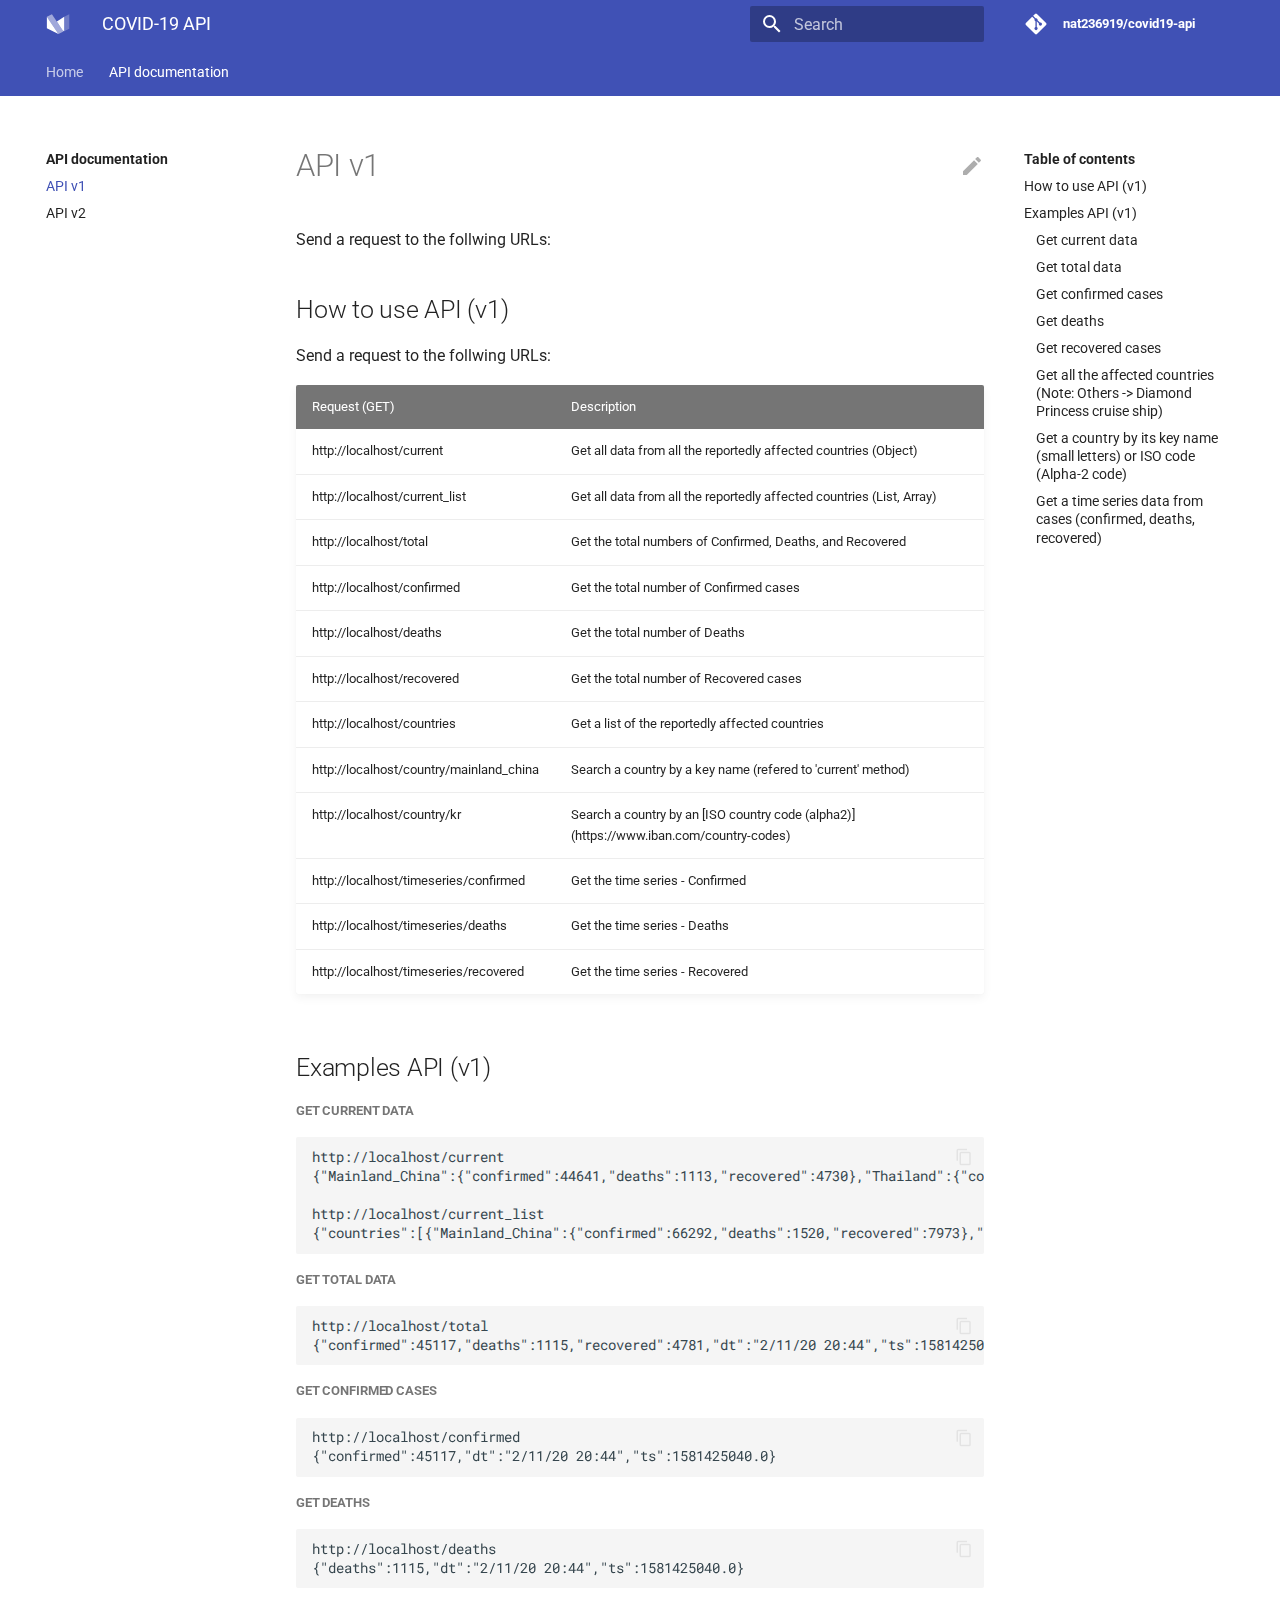
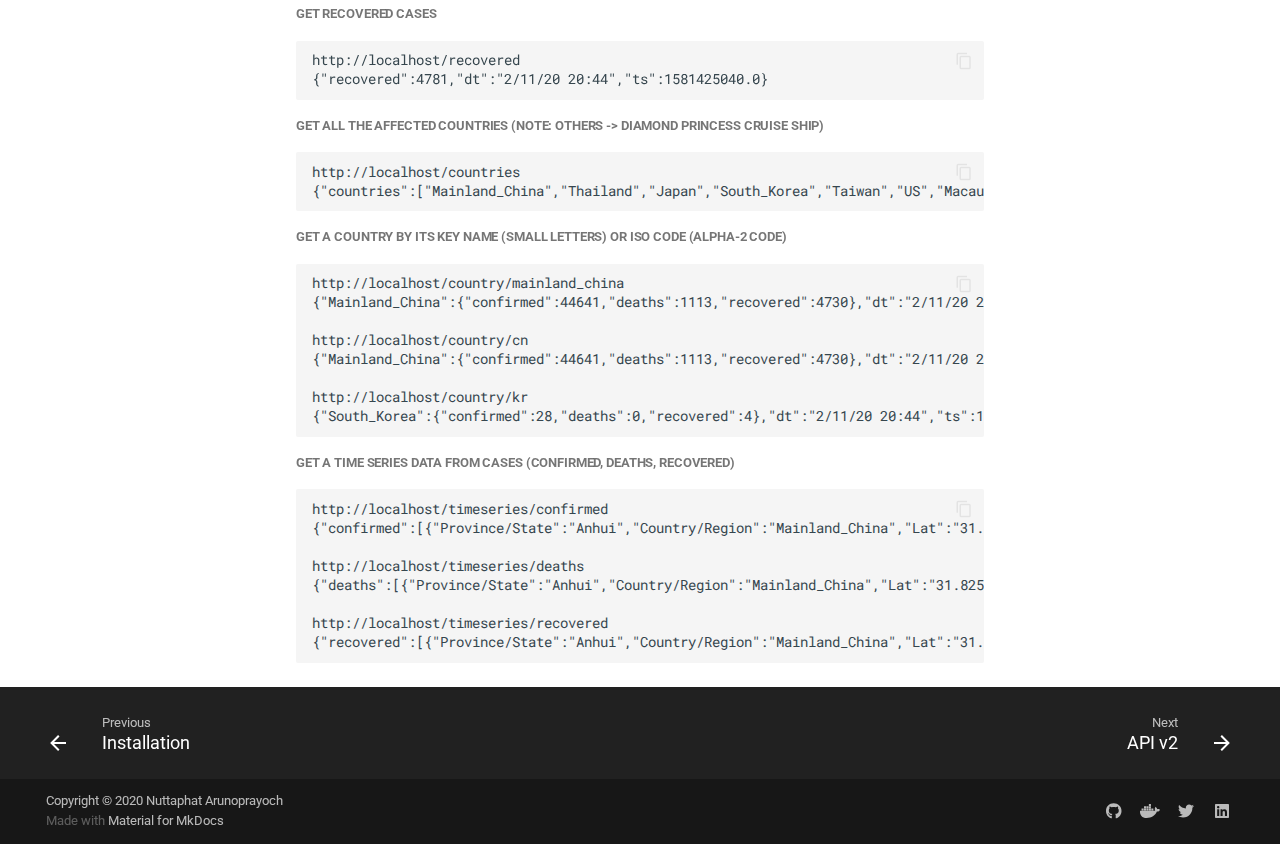
<file: docs/api_docs/v1/index.html>
<!doctype html>
<html lang="en" class="no-js">
  <head>
    
      <meta charset="utf-8">
      <meta name="viewport" content="width=device-width,initial-scale=1">
      
        <meta name="description" content="Simply Fast API for covid-19 cases exploration">
      
      
        <link rel="canonical" href="https://nat236919.github.io/covid19-api/docs/api_docs/v1/">
      
      
        <meta name="author" content="Nuttaphat Arunoprayoch">
      
      <link rel="shortcut icon" href="../../../assets/favicon.png">
      <meta name="generator" content="mkdocs-1.1.2, mkdocs-material-5.3.0">
    
    
      
        <title>API v1 - COVID-19 API</title>
      
    
    
      <link rel="stylesheet" href="../../../assets/stylesheets/main.545621a7.min.css">
      
        <link rel="stylesheet" href="../../../assets/stylesheets/palette.36d1b78f.min.css">
      
      
        
        
        <meta name="theme-color" content="#3f51b5">
      
    
    
    
      
        <link href="https://fonts.gstatic.com" rel="preconnect" crossorigin>
        <link rel="stylesheet" href="https://fonts.googleapis.com/css?family=Roboto:300,400,400i,700%7CRoboto+Mono&display=fallback">
        <style>body,input{font-family:"Roboto",-apple-system,BlinkMacSystemFont,Helvetica,Arial,sans-serif}code,kbd,pre{font-family:"Roboto Mono",SFMono-Regular,Consolas,Menlo,monospace}</style>
      
    
    
    
    
      
        
<script>window.ga=window.ga||function(){(ga.q=ga.q||[]).push(arguments)},ga.l=+new Date,ga("create","UA-125164332-2","auto"),ga("set","anonymizeIp",!0),ga("send","pageview"),document.addEventListener("DOMContentLoaded",function(){document.forms.search&&document.forms.search.query.addEventListener("blur",function(){if(this.value){var e=document.location.pathname;ga("send","pageview",e+"?q="+this.value)}})}),document.addEventListener("DOMContentSwitch",function(){ga("send","pageview")})</script>
<script async src="https://www.google-analytics.com/analytics.js"></script>
      
    
    
  </head>
  
  
    
    
    
    <body dir="ltr" data-md-color-scheme="default" data-md-color-primary="indigo" data-md-color-accent="indigo">
  
    
    <input class="md-toggle" data-md-toggle="drawer" type="checkbox" id="__drawer" autocomplete="off">
    <input class="md-toggle" data-md-toggle="search" type="checkbox" id="__search" autocomplete="off">
    <label class="md-overlay" for="__drawer"></label>
    <div data-md-component="skip">
      
        
        <a href="#how-to-use-api-v1" class="md-skip">
          Skip to content
        </a>
      
    </div>
    <div data-md-component="announce">
      
    </div>
    
      <header class="md-header" data-md-component="header">
  <nav class="md-header-nav md-grid" aria-label="Header">
    <a href="https://nat236919.github.io/covid19-api/" title="COVID-19 API" class="md-header-nav__button md-logo" aria-label="COVID-19 API">
      
  
  <svg xmlns="http://www.w3.org/2000/svg" viewBox="0 0 89 89"><path d="M3.136 17.387v42.932l42.932 21.467L3.136 17.387z"/><path d="M21.91 8l42.933 64.398-18.775 9.388L3.136 17.387 21.91 8z" fill-opacity=".5"/><path d="M67.535 17.387L40.273 35.543l21.878 32.818 5.384 2.691V17.387z"/><path d="M67.535 17.387v53.666l18.774-9.388V8l-18.774 9.387z" fill-opacity=".25"/></svg>

    </a>
    <label class="md-header-nav__button md-icon" for="__drawer">
      <svg xmlns="http://www.w3.org/2000/svg" viewBox="0 0 24 24"><path d="M3 6h18v2H3V6m0 5h18v2H3v-2m0 5h18v2H3v-2z"/></svg>
    </label>
    <div class="md-header-nav__title" data-md-component="header-title">
      
        <div class="md-header-nav__ellipsis">
          <span class="md-header-nav__topic md-ellipsis">
            COVID-19 API
          </span>
          <span class="md-header-nav__topic md-ellipsis">
            
              API v1
            
          </span>
        </div>
      
    </div>
    
      <label class="md-header-nav__button md-icon" for="__search">
        <svg xmlns="http://www.w3.org/2000/svg" viewBox="0 0 24 24"><path d="M9.5 3A6.5 6.5 0 0116 9.5c0 1.61-.59 3.09-1.56 4.23l.27.27h.79l5 5-1.5 1.5-5-5v-.79l-.27-.27A6.516 6.516 0 019.5 16 6.5 6.5 0 013 9.5 6.5 6.5 0 019.5 3m0 2C7 5 5 7 5 9.5S7 14 9.5 14 14 12 14 9.5 12 5 9.5 5z"/></svg>
      </label>
      
<div class="md-search" data-md-component="search" role="dialog">
  <label class="md-search__overlay" for="__search"></label>
  <div class="md-search__inner" role="search">
    <form class="md-search__form" name="search">
      <input type="text" class="md-search__input" name="query" aria-label="Search" placeholder="Search" autocapitalize="off" autocorrect="off" autocomplete="off" spellcheck="false" data-md-component="search-query" data-md-state="active">
      <label class="md-search__icon md-icon" for="__search">
        <svg xmlns="http://www.w3.org/2000/svg" viewBox="0 0 24 24"><path d="M9.5 3A6.5 6.5 0 0116 9.5c0 1.61-.59 3.09-1.56 4.23l.27.27h.79l5 5-1.5 1.5-5-5v-.79l-.27-.27A6.516 6.516 0 019.5 16 6.5 6.5 0 013 9.5 6.5 6.5 0 019.5 3m0 2C7 5 5 7 5 9.5S7 14 9.5 14 14 12 14 9.5 12 5 9.5 5z"/></svg>
        <svg xmlns="http://www.w3.org/2000/svg" viewBox="0 0 24 24"><path d="M20 11v2H8l5.5 5.5-1.42 1.42L4.16 12l7.92-7.92L13.5 5.5 8 11h12z"/></svg>
      </label>
      <button type="reset" class="md-search__icon md-icon" aria-label="Clear" data-md-component="search-reset" tabindex="-1">
        <svg xmlns="http://www.w3.org/2000/svg" viewBox="0 0 24 24"><path d="M19 6.41L17.59 5 12 10.59 6.41 5 5 6.41 10.59 12 5 17.59 6.41 19 12 13.41 17.59 19 19 17.59 13.41 12 19 6.41z"/></svg>
      </button>
    </form>
    <div class="md-search__output">
      <div class="md-search__scrollwrap" data-md-scrollfix>
        <div class="md-search-result" data-md-component="search-result">
          <div class="md-search-result__meta">
            Initializing search
          </div>
          <ol class="md-search-result__list"></ol>
        </div>
      </div>
    </div>
  </div>
</div>
    
    
      <div class="md-header-nav__source">
        
<a href="https://github.com/nat236919/covid19-api/" title="Go to repository" class="md-source">
  <div class="md-source__icon md-icon">
    
    <svg xmlns="http://www.w3.org/2000/svg" viewBox="0 0 448 512"><path d="M439.55 236.05L244 40.45a28.87 28.87 0 00-40.81 0l-40.66 40.63 51.52 51.52c27.06-9.14 52.68 16.77 43.39 43.68l49.66 49.66c34.23-11.8 61.18 31 35.47 56.69-26.49 26.49-70.21-2.87-56-37.34L240.22 199v121.85c25.3 12.54 22.26 41.85 9.08 55a34.34 34.34 0 01-48.55 0c-17.57-17.6-11.07-46.91 11.25-56v-123c-20.8-8.51-24.6-30.74-18.64-45L142.57 101 8.45 235.14a28.86 28.86 0 000 40.81l195.61 195.6a28.86 28.86 0 0040.8 0l194.69-194.69a28.86 28.86 0 000-40.81z"/></svg>
  </div>
  <div class="md-source__repository">
    nat236919/covid19-api
  </div>
</a>
      </div>
    
  </nav>
</header>
    
    <div class="md-container" data-md-component="container">
      
        
      
      
        
          

  

<nav class="md-tabs md-tabs--active" aria-label="Tabs" data-md-component="tabs">
  <div class="md-tabs__inner md-grid">
    <ul class="md-tabs__list">
      
        
  <li class="md-tabs__item">
    
      <a href="../../.." class="md-tabs__link">
        Home
      </a>
    
  </li>

      
        
      
        
  
  
    <li class="md-tabs__item">
      
        <a href="./" class="md-tabs__link md-tabs__link--active">
          API documentation
        </a>
      
    </li>
  

      
    </ul>
  </div>
</nav>
        
      
      <main class="md-main" data-md-component="main">
        <div class="md-main__inner md-grid">
          
            
              <div class="md-sidebar md-sidebar--primary" data-md-component="navigation">
                <div class="md-sidebar__scrollwrap">
                  <div class="md-sidebar__inner">
                    <nav class="md-nav md-nav--primary" aria-label="Navigation" data-md-level="0">
  <label class="md-nav__title" for="__drawer">
    <a href="https://nat236919.github.io/covid19-api/" title="COVID-19 API" class="md-nav__button md-logo" aria-label="COVID-19 API">
      
  
  <svg xmlns="http://www.w3.org/2000/svg" viewBox="0 0 89 89"><path d="M3.136 17.387v42.932l42.932 21.467L3.136 17.387z"/><path d="M21.91 8l42.933 64.398-18.775 9.388L3.136 17.387 21.91 8z" fill-opacity=".5"/><path d="M67.535 17.387L40.273 35.543l21.878 32.818 5.384 2.691V17.387z"/><path d="M67.535 17.387v53.666l18.774-9.388V8l-18.774 9.387z" fill-opacity=".25"/></svg>

    </a>
    COVID-19 API
  </label>
  
    <div class="md-nav__source">
      
<a href="https://github.com/nat236919/covid19-api/" title="Go to repository" class="md-source">
  <div class="md-source__icon md-icon">
    
    <svg xmlns="http://www.w3.org/2000/svg" viewBox="0 0 448 512"><path d="M439.55 236.05L244 40.45a28.87 28.87 0 00-40.81 0l-40.66 40.63 51.52 51.52c27.06-9.14 52.68 16.77 43.39 43.68l49.66 49.66c34.23-11.8 61.18 31 35.47 56.69-26.49 26.49-70.21-2.87-56-37.34L240.22 199v121.85c25.3 12.54 22.26 41.85 9.08 55a34.34 34.34 0 01-48.55 0c-17.57-17.6-11.07-46.91 11.25-56v-123c-20.8-8.51-24.6-30.74-18.64-45L142.57 101 8.45 235.14a28.86 28.86 0 000 40.81l195.61 195.6a28.86 28.86 0 0040.8 0l194.69-194.69a28.86 28.86 0 000-40.81z"/></svg>
  </div>
  <div class="md-source__repository">
    nat236919/covid19-api
  </div>
</a>
    </div>
  
  <ul class="md-nav__list" data-md-scrollfix>
    
      
      
      


  <li class="md-nav__item">
    <a href="../../.." title="Home" class="md-nav__link">
      Home
    </a>
  </li>

    
      
      
      


  <li class="md-nav__item">
    <a href="../../installation/" title="Installation" class="md-nav__link">
      Installation
    </a>
  </li>

    
      
      
      

  


  <li class="md-nav__item md-nav__item--active md-nav__item--nested">
    
      <input class="md-nav__toggle md-toggle" data-md-toggle="nav-3" type="checkbox" id="nav-3" checked>
    
    <label class="md-nav__link" for="nav-3">
      API documentation
      <span class="md-nav__icon md-icon">
        <svg xmlns="http://www.w3.org/2000/svg" viewBox="0 0 24 24"><path d="M8.59 16.58L13.17 12 8.59 7.41 10 6l6 6-6 6-1.41-1.42z"/></svg>
      </span>
    </label>
    <nav class="md-nav" aria-label="API documentation" data-md-level="1">
      <label class="md-nav__title" for="nav-3">
        <span class="md-nav__icon md-icon">
          <svg xmlns="http://www.w3.org/2000/svg" viewBox="0 0 24 24"><path d="M20 11v2H8l5.5 5.5-1.42 1.42L4.16 12l7.92-7.92L13.5 5.5 8 11h12z"/></svg>
        </span>
        API documentation
      </label>
      <ul class="md-nav__list" data-md-scrollfix>
        
        
          
          
          

  


  <li class="md-nav__item md-nav__item--active">
    
    <input class="md-nav__toggle md-toggle" data-md-toggle="toc" type="checkbox" id="__toc">
    
    
      <label class="md-nav__link md-nav__link--active" for="__toc">
        API v1
        <span class="md-nav__icon md-icon">
          <svg xmlns="http://www.w3.org/2000/svg" viewBox="0 0 24 24"><path d="M3 9h14V7H3v2m0 4h14v-2H3v2m0 4h14v-2H3v2m16 0h2v-2h-2v2m0-10v2h2V7h-2m0 6h2v-2h-2v2z"/></svg>
        </span>
      </label>
    
    <a href="./" title="API v1" class="md-nav__link md-nav__link--active">
      API v1
    </a>
    
      
<nav class="md-nav md-nav--secondary" aria-label="Table of contents">
  
  
  
    <label class="md-nav__title" for="__toc">
      <span class="md-nav__icon md-icon">
        <svg xmlns="http://www.w3.org/2000/svg" viewBox="0 0 24 24"><path d="M20 11v2H8l5.5 5.5-1.42 1.42L4.16 12l7.92-7.92L13.5 5.5 8 11h12z"/></svg>
      </span>
      Table of contents
    </label>
    <ul class="md-nav__list" data-md-scrollfix>
      
        <li class="md-nav__item">
  <a href="#how-to-use-api-v1" class="md-nav__link">
    How to use API (v1)
  </a>
  
</li>
      
        <li class="md-nav__item">
  <a href="#examples-api-v1" class="md-nav__link">
    Examples API (v1)
  </a>
  
    <nav class="md-nav" aria-label="Examples API (v1)">
      <ul class="md-nav__list">
        
          <li class="md-nav__item">
  <a href="#get-current-data" class="md-nav__link">
    Get current data
  </a>
  
</li>
        
          <li class="md-nav__item">
  <a href="#get-total-data" class="md-nav__link">
    Get total data
  </a>
  
</li>
        
          <li class="md-nav__item">
  <a href="#get-confirmed-cases" class="md-nav__link">
    Get confirmed cases
  </a>
  
</li>
        
          <li class="md-nav__item">
  <a href="#get-deaths" class="md-nav__link">
    Get deaths
  </a>
  
</li>
        
          <li class="md-nav__item">
  <a href="#get-recovered-cases" class="md-nav__link">
    Get recovered cases
  </a>
  
</li>
        
          <li class="md-nav__item">
  <a href="#get-all-the-affected-countries-note-others-diamond-princess-cruise-ship" class="md-nav__link">
    Get all the affected countries (Note: Others -&gt; Diamond Princess cruise ship)
  </a>
  
</li>
        
          <li class="md-nav__item">
  <a href="#get-a-country-by-its-key-name-small-letters-or-iso-code-alpha-2-code" class="md-nav__link">
    Get a country by its key name (small letters) or ISO code (Alpha-2 code)
  </a>
  
</li>
        
          <li class="md-nav__item">
  <a href="#get-a-time-series-data-from-cases-confirmed-deaths-recovered" class="md-nav__link">
    Get a time series data from cases (confirmed, deaths, recovered)
  </a>
  
</li>
        
      </ul>
    </nav>
  
</li>
      
    </ul>
  
</nav>
    
  </li>

        
          
          
          


  <li class="md-nav__item">
    <a href="../v2/" title="API v2" class="md-nav__link">
      API v2
    </a>
  </li>

        
      </ul>
    </nav>
  </li>

    
  </ul>
</nav>
                  </div>
                </div>
              </div>
            
            
              <div class="md-sidebar md-sidebar--secondary" data-md-component="toc">
                <div class="md-sidebar__scrollwrap">
                  <div class="md-sidebar__inner">
                    
<nav class="md-nav md-nav--secondary" aria-label="Table of contents">
  
  
  
    <label class="md-nav__title" for="__toc">
      <span class="md-nav__icon md-icon">
        <svg xmlns="http://www.w3.org/2000/svg" viewBox="0 0 24 24"><path d="M20 11v2H8l5.5 5.5-1.42 1.42L4.16 12l7.92-7.92L13.5 5.5 8 11h12z"/></svg>
      </span>
      Table of contents
    </label>
    <ul class="md-nav__list" data-md-scrollfix>
      
        <li class="md-nav__item">
  <a href="#how-to-use-api-v1" class="md-nav__link">
    How to use API (v1)
  </a>
  
</li>
      
        <li class="md-nav__item">
  <a href="#examples-api-v1" class="md-nav__link">
    Examples API (v1)
  </a>
  
    <nav class="md-nav" aria-label="Examples API (v1)">
      <ul class="md-nav__list">
        
          <li class="md-nav__item">
  <a href="#get-current-data" class="md-nav__link">
    Get current data
  </a>
  
</li>
        
          <li class="md-nav__item">
  <a href="#get-total-data" class="md-nav__link">
    Get total data
  </a>
  
</li>
        
          <li class="md-nav__item">
  <a href="#get-confirmed-cases" class="md-nav__link">
    Get confirmed cases
  </a>
  
</li>
        
          <li class="md-nav__item">
  <a href="#get-deaths" class="md-nav__link">
    Get deaths
  </a>
  
</li>
        
          <li class="md-nav__item">
  <a href="#get-recovered-cases" class="md-nav__link">
    Get recovered cases
  </a>
  
</li>
        
          <li class="md-nav__item">
  <a href="#get-all-the-affected-countries-note-others-diamond-princess-cruise-ship" class="md-nav__link">
    Get all the affected countries (Note: Others -&gt; Diamond Princess cruise ship)
  </a>
  
</li>
        
          <li class="md-nav__item">
  <a href="#get-a-country-by-its-key-name-small-letters-or-iso-code-alpha-2-code" class="md-nav__link">
    Get a country by its key name (small letters) or ISO code (Alpha-2 code)
  </a>
  
</li>
        
          <li class="md-nav__item">
  <a href="#get-a-time-series-data-from-cases-confirmed-deaths-recovered" class="md-nav__link">
    Get a time series data from cases (confirmed, deaths, recovered)
  </a>
  
</li>
        
      </ul>
    </nav>
  
</li>
      
    </ul>
  
</nav>
                  </div>
                </div>
              </div>
            
          
          <div class="md-content">
            <article class="md-content__inner md-typeset">
              
                
                  <a href="https://github.com/nat236919/covid19-api/edit/master/docs/docs/api_docs/v1.md" title="Edit this page" class="md-content__button md-icon">
                    <svg xmlns="http://www.w3.org/2000/svg" viewBox="0 0 24 24"><path d="M20.71 7.04c.39-.39.39-1.04 0-1.41l-2.34-2.34c-.37-.39-1.02-.39-1.41 0l-1.84 1.83 3.75 3.75M3 17.25V21h3.75L17.81 9.93l-3.75-3.75L3 17.25z"/></svg>
                  </a>
                
                
                  
                
                
                  <h1>API v1</h1>
                
                <p>Send a request to the follwing URLs:</p>
<h2 id="how-to-use-api-v1">How to use API (v1)</h2>
<p>Send a request to the follwing URLs:</p>
<table>
<thead>
<tr>
<th>Request (GET)</th>
<th>Description</th>
</tr>
</thead>
<tbody>
<tr>
<td>http://localhost/current</td>
<td>Get all data from all the reportedly affected countries (Object)</td>
</tr>
<tr>
<td>http://localhost/current_list</td>
<td>Get all data from all the reportedly affected countries (List, Array)</td>
</tr>
<tr>
<td>http://localhost/total</td>
<td>Get the total numbers of Confirmed, Deaths, and Recovered</td>
</tr>
<tr>
<td>http://localhost/confirmed</td>
<td>Get the total number of Confirmed cases</td>
</tr>
<tr>
<td>http://localhost/deaths</td>
<td>Get the total number of Deaths</td>
</tr>
<tr>
<td>http://localhost/recovered</td>
<td>Get the total number of Recovered cases</td>
</tr>
<tr>
<td>http://localhost/countries</td>
<td>Get a list of the reportedly affected countries</td>
</tr>
<tr>
<td>http://localhost/country/mainland_china</td>
<td>Search a country by a key name (refered to 'current' method)</td>
</tr>
<tr>
<td>http://localhost/country/kr</td>
<td>Search a country by an [ISO country code (alpha2)] (https://www.iban.com/country-codes)</td>
</tr>
<tr>
<td>http://localhost/timeseries/confirmed</td>
<td>Get the time series - Confirmed</td>
</tr>
<tr>
<td>http://localhost/timeseries/deaths</td>
<td>Get the time series - Deaths</td>
</tr>
<tr>
<td>http://localhost/timeseries/recovered</td>
<td>Get the time series - Recovered</td>
</tr>
</tbody>
</table>
<h2 id="examples-api-v1">Examples API (v1)</h2>
<h5 id="get-current-data">Get current data</h5>
<pre><code class="json">http://localhost/current
{&quot;Mainland_China&quot;:{&quot;confirmed&quot;:44641,&quot;deaths&quot;:1113,&quot;recovered&quot;:4730},&quot;Thailand&quot;:{&quot;confirmed&quot;:33,&quot;deaths&quot;:0,&quot;recovered&quot;:10},&quot;Japan&quot;:{&quot;confirmed&quot;:26,&quot;deaths&quot;:0,&quot;recovered&quot;:9},&quot;South_Korea&quot;:{&quot;confirmed&quot;:28,&quot;deaths&quot;:0,&quot;recovered&quot;:4},&quot;Taiwan&quot;:{&quot;confirmed&quot;:18,&quot;deaths&quot;:0,&quot;recovered&quot;:1},&quot;US&quot;:{&quot;confirmed&quot;:13,&quot;deaths&quot;:0,&quot;recovered&quot;:3},&quot;Macau&quot;:{&quot;confirmed&quot;:10,&quot;deaths&quot;:0,&quot;recovered&quot;:1},&quot;Hong_Kong&quot;:{&quot;confirmed&quot;:49,&quot;deaths&quot;:1,&quot;recovered&quot;:0},&quot;Singapore&quot;:{&quot;confirmed&quot;:47,&quot;deaths&quot;:0,&quot;recovered&quot;:9},&quot;Vietnam&quot;:{&quot;confirmed&quot;:15,&quot;deaths&quot;:0,&quot;recovered&quot;:6},&quot;France&quot;:{&quot;confirmed&quot;:11,&quot;deaths&quot;:0,&quot;recovered&quot;:0},&quot;Nepal&quot;:{&quot;confirmed&quot;:1,&quot;deaths&quot;:0,&quot;recovered&quot;:0},&quot;Malaysia&quot;:{&quot;confirmed&quot;:18,&quot;deaths&quot;:0,&quot;recovered&quot;:3},&quot;Canada&quot;:{&quot;confirmed&quot;:7,&quot;deaths&quot;:0,&quot;recovered&quot;:0},&quot;Australia&quot;:{&quot;confirmed&quot;:15,&quot;deaths&quot;:0,&quot;recovered&quot;:2},&quot;Cambodia&quot;:{&quot;confirmed&quot;:1,&quot;deaths&quot;:0,&quot;recovered&quot;:0},&quot;Sri_Lanka&quot;:{&quot;confirmed&quot;:1,&quot;deaths&quot;:0,&quot;recovered&quot;:1},&quot;Germany&quot;:{&quot;confirmed&quot;:16,&quot;deaths&quot;:0,&quot;recovered&quot;:0},&quot;Finland&quot;:{&quot;confirmed&quot;:1,&quot;deaths&quot;:0,&quot;recovered&quot;:1},&quot;United_Arab_Emirates&quot;:{&quot;confirmed&quot;:8,&quot;deaths&quot;:0,&quot;recovered&quot;:1},&quot;Philippines&quot;:{&quot;confirmed&quot;:3,&quot;deaths&quot;:1,&quot;recovered&quot;:0},&quot;India&quot;:{&quot;confirmed&quot;:3,&quot;deaths&quot;:0,&quot;recovered&quot;:0},&quot;Italy&quot;:{&quot;confirmed&quot;:3,&quot;deaths&quot;:0,&quot;recovered&quot;:0},&quot;UK&quot;:{&quot;confirmed&quot;:8,&quot;deaths&quot;:0,&quot;recovered&quot;:0},&quot;Russia&quot;:{&quot;confirmed&quot;:2,&quot;deaths&quot;:0,&quot;recovered&quot;:0},&quot;Sweden&quot;:{&quot;confirmed&quot;:1,&quot;deaths&quot;:0,&quot;recovered&quot;:0},&quot;Spain&quot;:{&quot;confirmed&quot;:2,&quot;deaths&quot;:0,&quot;recovered&quot;:0},&quot;Belgium&quot;:{&quot;confirmed&quot;:1,&quot;deaths&quot;:0,&quot;recovered&quot;:0},&quot;Others&quot;:{&quot;confirmed&quot;:135,&quot;deaths&quot;:0,&quot;recovered&quot;:0},&quot;dt&quot;:&quot;2/11/20 20:44&quot;,&quot;ts&quot;:1581425040.0}

http://localhost/current_list
{&quot;countries&quot;:[{&quot;Mainland_China&quot;:{&quot;confirmed&quot;:66292,&quot;deaths&quot;:1520,&quot;recovered&quot;:7973},&quot;Thailand&quot;:{&quot;confirmed&quot;:33,&quot;deaths&quot;:0,&quot;recovered&quot;:12},&quot;Japan&quot;:{&quot;confirmed&quot;:29,&quot;deaths&quot;:1,&quot;recovered&quot;:9},&quot;South_Korea&quot;:{&quot;confirmed&quot;:28,&quot;deaths&quot;:0,&quot;recovered&quot;:7},&quot;Taiwan&quot;:{&quot;confirmed&quot;:18,&quot;deaths&quot;:0,&quot;recovered&quot;:2},&quot;US&quot;:{&quot;confirmed&quot;:15,&quot;deaths&quot;:0,&quot;recovered&quot;:3},&quot;Macau&quot;:{&quot;confirmed&quot;:10,&quot;deaths&quot;:0,&quot;recovered&quot;:3},&quot;Hong_Kong&quot;:{&quot;confirmed&quot;:56,&quot;deaths&quot;:1,&quot;recovered&quot;:1},&quot;Singapore&quot;:{&quot;confirmed&quot;:67,&quot;deaths&quot;:0,&quot;recovered&quot;:17},&quot;Vietnam&quot;:{&quot;confirmed&quot;:16,&quot;deaths&quot;:0,&quot;recovered&quot;:7},&quot;France&quot;:{&quot;confirmed&quot;:11,&quot;deaths&quot;:0,&quot;recovered&quot;:2},&quot;Nepal&quot;:{&quot;confirmed&quot;:1,&quot;deaths&quot;:0,&quot;recovered&quot;:1},&quot;Malaysia&quot;:{&quot;confirmed&quot;:19,&quot;deaths&quot;:0,&quot;recovered&quot;:3},&quot;Canada&quot;:{&quot;confirmed&quot;:7,&quot;deaths&quot;:0,&quot;recovered&quot;:1},&quot;Australia&quot;:{&quot;confirmed&quot;:15,&quot;deaths&quot;:0,&quot;recovered&quot;:8},&quot;Cambodia&quot;:{&quot;confirmed&quot;:1,&quot;deaths&quot;:0,&quot;recovered&quot;:1},&quot;Sri_Lanka&quot;:{&quot;confirmed&quot;:1,&quot;deaths&quot;:0,&quot;recovered&quot;:1},&quot;Germany&quot;:{&quot;confirmed&quot;:16,&quot;deaths&quot;:0,&quot;recovered&quot;:1},&quot;Finland&quot;:{&quot;confirmed&quot;:1,&quot;deaths&quot;:0,&quot;recovered&quot;:1},&quot;United_Arab_Emirates&quot;:{&quot;confirmed&quot;:8,&quot;deaths&quot;:0,&quot;recovered&quot;:1},&quot;Philippines&quot;:{&quot;confirmed&quot;:3,&quot;deaths&quot;:1,&quot;recovered&quot;:1},&quot;India&quot;:{&quot;confirmed&quot;:3,&quot;deaths&quot;:0,&quot;recovered&quot;:0},&quot;Italy&quot;:{&quot;confirmed&quot;:3,&quot;deaths&quot;:0,&quot;recovered&quot;:0},&quot;UK&quot;:{&quot;confirmed&quot;:9,&quot;deaths&quot;:0,&quot;recovered&quot;:1},&quot;Russia&quot;:{&quot;confirmed&quot;:2,&quot;deaths&quot;:0,&quot;recovered&quot;:2},&quot;Sweden&quot;:{&quot;confirmed&quot;:1,&quot;deaths&quot;:0,&quot;recovered&quot;:0},&quot;Spain&quot;:{&quot;confirmed&quot;:2,&quot;deaths&quot;:0,&quot;recovered&quot;:0},&quot;Belgium&quot;:{&quot;confirmed&quot;:1,&quot;deaths&quot;:0,&quot;recovered&quot;:0},&quot;Others&quot;:{&quot;confirmed&quot;:218,&quot;deaths&quot;:0,&quot;recovered&quot;:0},&quot;Egypt&quot;:{&quot;confirmed&quot;:1,&quot;deaths&quot;:0,&quot;recovered&quot;:0}}],&quot;dt&quot;:&quot;2/14/20&quot;,&quot;ts&quot;:1581609600.0}
</code></pre>

<h5 id="get-total-data">Get total data</h5>
<pre><code class="json">http://localhost/total
{&quot;confirmed&quot;:45117,&quot;deaths&quot;:1115,&quot;recovered&quot;:4781,&quot;dt&quot;:&quot;2/11/20 20:44&quot;,&quot;ts&quot;:1581425040.0}
</code></pre>

<h5 id="get-confirmed-cases">Get confirmed cases</h5>
<pre><code class="json">http://localhost/confirmed
{&quot;confirmed&quot;:45117,&quot;dt&quot;:&quot;2/11/20 20:44&quot;,&quot;ts&quot;:1581425040.0}
</code></pre>

<h5 id="get-deaths">Get deaths</h5>
<pre><code class="json">http://localhost/deaths
{&quot;deaths&quot;:1115,&quot;dt&quot;:&quot;2/11/20 20:44&quot;,&quot;ts&quot;:1581425040.0}
</code></pre>

<h5 id="get-recovered-cases">Get recovered cases</h5>
<pre><code class="json">http://localhost/recovered
{&quot;recovered&quot;:4781,&quot;dt&quot;:&quot;2/11/20 20:44&quot;,&quot;ts&quot;:1581425040.0}
</code></pre>

<h5 id="get-all-the-affected-countries-note-others-diamond-princess-cruise-ship">Get all the affected countries (Note: Others -&gt; Diamond Princess cruise ship)</h5>
<pre><code class="json">http://localhost/countries
{&quot;countries&quot;:[&quot;Mainland_China&quot;,&quot;Thailand&quot;,&quot;Japan&quot;,&quot;South_Korea&quot;,&quot;Taiwan&quot;,&quot;US&quot;,&quot;Macau&quot;,&quot;Hong_Kong&quot;,&quot;Singapore&quot;,&quot;Vietnam&quot;,&quot;France&quot;,&quot;Nepal&quot;,&quot;Malaysia&quot;,&quot;Canada&quot;,&quot;Australia&quot;,&quot;Cambodia&quot;,&quot;Sri_Lanka&quot;,&quot;Germany&quot;,&quot;Finland&quot;,&quot;United_Arab_Emirates&quot;,&quot;Philippines&quot;,&quot;India&quot;,&quot;Italy&quot;,&quot;UK&quot;,&quot;Russia&quot;,&quot;Sweden&quot;,&quot;Spain&quot;,&quot;Belgium&quot;,&quot;Others&quot;],&quot;dt&quot;:&quot;2/11/20 20:44&quot;,&quot;ts&quot;:1581425040.0}
</code></pre>

<h5 id="get-a-country-by-its-key-name-small-letters-or-iso-code-alpha-2-code">Get a country by its key name (small letters) or ISO code (Alpha-2 code)</h5>
<pre><code class="json">http://localhost/country/mainland_china
{&quot;Mainland_China&quot;:{&quot;confirmed&quot;:44641,&quot;deaths&quot;:1113,&quot;recovered&quot;:4730},&quot;dt&quot;:&quot;2/11/20 20:44&quot;,&quot;ts&quot;:1581425040.0}

http://localhost/country/cn
{&quot;Mainland_China&quot;:{&quot;confirmed&quot;:44641,&quot;deaths&quot;:1113,&quot;recovered&quot;:4730},&quot;dt&quot;:&quot;2/11/20 20:44&quot;,&quot;ts&quot;:1581425040.0}

http://localhost/country/kr
{&quot;South_Korea&quot;:{&quot;confirmed&quot;:28,&quot;deaths&quot;:0,&quot;recovered&quot;:4},&quot;dt&quot;:&quot;2/11/20 20:44&quot;,&quot;ts&quot;:1581425040.0}
</code></pre>

<h5 id="get-a-time-series-data-from-cases-confirmed-deaths-recovered">Get a time series data from cases (confirmed, deaths, recovered)</h5>
<pre><code class="json">http://localhost/timeseries/confirmed
{&quot;confirmed&quot;:[{&quot;Province/State&quot;:&quot;Anhui&quot;,&quot;Country/Region&quot;:&quot;Mainland_China&quot;,&quot;Lat&quot;:&quot;31.825709999999997&quot;,&quot;Long&quot;:&quot;117.2264&quot;,&quot;1/21/20 22:00&quot;:&quot;&quot;,&quot;1/22/20 12:00&quot;:&quot;1.0&quot;,&quot;1/23/20 12:00&quot;:&quot;9.0&quot;,&quot;1/24/20 0:00&quot;:&quot;15.0&quot;,&quot;1/24/20 12:00&quot;:&quot;15.0&quot;,&quot;1/25/20 0:00&quot;:&quot;39.0&quot;,&quot;1/25/20 12:00&quot;:&quot;39.0&quot;,&quot;1/25/20 22:00&quot;:&quot;60.0&quot;,&quot;1/26/20 11:00&quot;:&quot;60.0&quot;,&quot;1/26/20 23:00&quot;:&quot;70.0&quot;,&quot;1/27/20 9:00&quot;:&quot;70.0&quot;,&quot;1/27/20 19:00&quot;:&quot;70.0&quot;,&quot;1/27/20 20:30&quot;:&quot;106.0&quot;,&quot;1/28/20 13:00&quot;:&quot;106.0&quot;,&quot;1/28/20 18:00&quot;:&quot;106.0&quot;,&quot;1/28/20 23:00&quot;:&quot;152.0&quot;,&quot;1/29/20 13:30&quot;:&quot;152.0&quot;,&quot;1/29/20 14:30&quot;:&quot;152.0&quot;,&quot;1/29/20 21:00&quot;:&quot;200.0&quot;,&quot;1/30/20 11:00&quot;:&quot;200.0&quot;,&quot;1/31/20 14:00&quot;:&quot;237.0&quot;,&quot;2/1/20 10:00&quot;:&quot;297.0&quot;,&quot;2/2/20 21:00&quot;:&quot;408.0&quot;,&quot;2/3/20 21:00&quot;:&quot;480.0&quot;,&quot;2/4/20 9:40&quot;:&quot;480.0&quot;,&quot;2/4/20 22:00&quot;:&quot;530.0&quot;,&quot;2/5/20 9:00&quot;:&quot;530.0&quot;,&quot;2/5/20 23:00&quot;:&quot;591.0&quot;,&quot;2/6/20 9:00&quot;:&quot;591.0&quot;,&quot;2/6/20 14:20&quot;:&quot;591.0&quot;,&quot;2/7/20 20:13&quot;:&quot;665.0&quot;,&quot;2/7/20 22:50&quot;:&quot;733.0&quot;,&quot;2/8/20 10:24&quot;:&quot;733.0&quot;,&quot;2/8/20 23:04&quot;:&quot;779.0&quot;,&quot;2/9/20 10:30&quot;:&quot;779.0&quot;,&quot;2/9/20 23:20&quot;:&quot;830.0&quot;,&quot;2/10/20 10:30&quot;:&quot;830.0&quot;,&quot;2/10/20 19:30&quot;:&quot;830.0&quot;,&quot;2/11/20 10:50&quot;:&quot;860&quot;,&quot;2/11/20 20:44&quot;:&quot;889&quot;,&quot;2/12/20 10:20&quot;:&quot;889&quot;,&quot;2/12/20 22:00&quot;:&quot;910&quot;....n],&quot;dt&quot;:&quot;2/11/20 20:44&quot;,&quot;ts&quot;:1581425040.0}

http://localhost/timeseries/deaths
{&quot;deaths&quot;:[{&quot;Province/State&quot;:&quot;Anhui&quot;,&quot;Country/Region&quot;:&quot;Mainland_China&quot;,&quot;Lat&quot;:&quot;31.825709999999997&quot;,&quot;Long&quot;:&quot;117.2264&quot;,&quot;1/21/20 22:00&quot;:&quot;&quot;,&quot;1/22/20 12:00&quot;:&quot;&quot;,&quot;1/23/20 12:00&quot;:&quot;&quot;,&quot;1/24/20 0:00&quot;:&quot;&quot;,&quot;1/24/20 12:00&quot;:&quot;&quot;,&quot;1/25/20 0:00&quot;:&quot;&quot;,&quot;1/25/20 12:00&quot;:&quot;&quot;,&quot;1/25/20 22:00&quot;:&quot;&quot;,&quot;1/26/20 11:00&quot;:&quot;&quot;,&quot;1/26/20 23:00&quot;:&quot;&quot;,&quot;1/27/20 9:00&quot;:&quot;&quot;,&quot;1/27/20 19:00&quot;:&quot;&quot;,&quot;1/27/20 20:30&quot;:&quot;&quot;,&quot;1/28/20 13:00&quot;:&quot;&quot;,&quot;1/28/20 18:00&quot;:&quot;&quot;,&quot;1/28/20 23:00&quot;:&quot;&quot;,&quot;1/29/20 13:30&quot;:&quot;&quot;,&quot;1/29/20 14:30&quot;:&quot;&quot;,&quot;1/29/20 21:00&quot;:&quot;&quot;,&quot;1/30/20 11:00&quot;:&quot;&quot;,&quot;1/31/20 14:00&quot;:&quot;&quot;,&quot;2/1/20 10:00&quot;:&quot;&quot;,&quot;2/2/20 21:00&quot;:&quot;&quot;,&quot;2/3/20 21:00&quot;:&quot;&quot;,&quot;2/4/20 9:40&quot;:&quot;&quot;,&quot;2/4/20 22:00&quot;:&quot;&quot;,&quot;2/5/20 9:00&quot;:&quot;&quot;,&quot;2/5/20 23:00&quot;:&quot;&quot;,&quot;2/6/20 9:00&quot;:&quot;&quot;,&quot;2/6/20 14:20&quot;:&quot;&quot;,&quot;2/7/20 20:13&quot;:&quot;&quot;,&quot;2/7/20 22:50&quot;:&quot;&quot;,&quot;2/8/20 10:24&quot;:&quot;0.0&quot;,&quot;2/8/20 23:04&quot;:&quot;1.0&quot;,&quot;2/9/20 10:30&quot;:&quot;1.0&quot;,&quot;2/9/20 23:20&quot;:&quot;3.0&quot;,&quot;2/10/20 10:30&quot;:&quot;3.0&quot;,&quot;2/10/20 19:30&quot;:&quot;3.0&quot;,&quot;2/11/20 10:50&quot;:&quot;4&quot;,&quot;2/11/20 20:44&quot;:&quot;4&quot;,&quot;2/12/20 10:20&quot;:&quot;4&quot;,&quot;2/12/20 22:00&quot;:&quot;5&quot;...n],&quot;dt&quot;:&quot;2/11/20 20:44&quot;,&quot;ts&quot;:1581425040.0}

http://localhost/timeseries/recovered
{&quot;recovered&quot;:[{&quot;Province/State&quot;:&quot;Anhui&quot;,&quot;Country/Region&quot;:&quot;Mainland_China&quot;,&quot;Lat&quot;:&quot;31.825709999999997&quot;,&quot;Long&quot;:&quot;117.2264&quot;,&quot;1/21/20 22:00&quot;:&quot;&quot;,&quot;1/22/20 12:00&quot;:&quot;&quot;,&quot;1/23/20 12:00&quot;:&quot;&quot;,&quot;1/24/20 0:00&quot;:&quot;&quot;,&quot;1/24/20 12:00&quot;:&quot;&quot;,&quot;1/25/20 0:00&quot;:&quot;&quot;,&quot;1/25/20 12:00&quot;:&quot;&quot;,&quot;1/25/20 22:00&quot;:&quot;&quot;,&quot;1/26/20 11:00&quot;:&quot;&quot;,&quot;1/26/20 23:00&quot;:&quot;&quot;,&quot;1/27/20 9:00&quot;:&quot;&quot;,&quot;1/27/20 19:00&quot;:&quot;&quot;,&quot;1/27/20 20:30&quot;:&quot;&quot;,&quot;1/28/20 13:00&quot;:&quot;&quot;,&quot;1/28/20 18:00&quot;:&quot;&quot;,&quot;1/28/20 23:00&quot;:&quot;&quot;,&quot;1/29/20 13:30&quot;:&quot;2.0&quot;,&quot;1/29/20 14:30&quot;:&quot;2.0&quot;,&quot;1/29/20 21:00&quot;:&quot;2.0&quot;,&quot;1/30/20 11:00&quot;:&quot;2.0&quot;,&quot;1/31/20 14:00&quot;:&quot;3.0&quot;,&quot;2/1/20 10:00&quot;:&quot;5.0&quot;,&quot;2/2/20 21:00&quot;:&quot;7.0&quot;,&quot;2/3/20 21:00&quot;:&quot;14.0&quot;,&quot;2/4/20 9:40&quot;:&quot;14.0&quot;,&quot;2/4/20 22:00&quot;:&quot;20.0&quot;,&quot;2/5/20 9:00&quot;:&quot;23.0&quot;,&quot;2/5/20 23:00&quot;:&quot;23.0&quot;,&quot;2/6/20 9:00&quot;:&quot;34.0&quot;,&quot;2/6/20 14:20&quot;:&quot;34.0&quot;,&quot;2/7/20 20:13&quot;:&quot;47.0&quot;,&quot;2/7/20 22:50&quot;:&quot;47.0&quot;,&quot;2/8/20 10:24&quot;:&quot;59.0&quot;,&quot;2/8/20 23:04&quot;:&quot;59.0&quot;,&quot;2/9/20 10:30&quot;:&quot;72.0&quot;,&quot;2/9/20 23:20&quot;:&quot;73.0&quot;,&quot;2/10/20 10:30&quot;:&quot;88.0&quot;,&quot;2/10/20 19:30&quot;:&quot;88.0&quot;,&quot;2/11/20 10:50&quot;:&quot;105&quot;,&quot;2/11/20 20:44&quot;:&quot;108&quot;,&quot;2/12/20 10:20&quot;:&quot;127&quot;,&quot;2/12/20 22:00&quot;:&quot;128&quot;.....n],&quot;dt&quot;:&quot;2/11/20 20:44&quot;,&quot;ts&quot;:1581425040.0}
</code></pre>
                
              
              
                


              
            </article>
          </div>
        </div>
      </main>
      
        
<footer class="md-footer">
  
    <div class="md-footer-nav">
      <nav class="md-footer-nav__inner md-grid" aria-label="Footer">
        
          <a href="../../installation/" title="Installation" class="md-footer-nav__link md-footer-nav__link--prev" rel="prev">
            <div class="md-footer-nav__button md-icon">
              <svg xmlns="http://www.w3.org/2000/svg" viewBox="0 0 24 24"><path d="M20 11v2H8l5.5 5.5-1.42 1.42L4.16 12l7.92-7.92L13.5 5.5 8 11h12z"/></svg>
            </div>
            <div class="md-footer-nav__title">
              <div class="md-ellipsis">
                <span class="md-footer-nav__direction">
                  Previous
                </span>
                Installation
              </div>
            </div>
          </a>
        
        
          <a href="../v2/" title="API v2" class="md-footer-nav__link md-footer-nav__link--next" rel="next">
            <div class="md-footer-nav__title">
              <div class="md-ellipsis">
                <span class="md-footer-nav__direction">
                  Next
                </span>
                API v2
              </div>
            </div>
            <div class="md-footer-nav__button md-icon">
              <svg xmlns="http://www.w3.org/2000/svg" viewBox="0 0 24 24"><path d="M4 11v2h12l-5.5 5.5 1.42 1.42L19.84 12l-7.92-7.92L10.5 5.5 16 11H4z"/></svg>
            </div>
          </a>
        
      </nav>
    </div>
  
  <div class="md-footer-meta md-typeset">
    <div class="md-footer-meta__inner md-grid">
      <div class="md-footer-copyright">
        
          <div class="md-footer-copyright__highlight">
            Copyright &copy; 2020 Nuttaphat Arunoprayoch
          </div>
        
        Made with
        <a href="https://squidfunk.github.io/mkdocs-material/" target="_blank" rel="noopener">
          Material for MkDocs
        </a>
      </div>
      
  <div class="md-footer-social">
    
      
      
        
        
      
      <a href="https://github.com/nat236919" target="_blank" rel="noopener" title="github.com" class="md-footer-social__link">
        <svg xmlns="http://www.w3.org/2000/svg" viewBox="0 0 496 512"><path d="M165.9 397.4c0 2-2.3 3.6-5.2 3.6-3.3.3-5.6-1.3-5.6-3.6 0-2 2.3-3.6 5.2-3.6 3-.3 5.6 1.3 5.6 3.6zm-31.1-4.5c-.7 2 1.3 4.3 4.3 4.9 2.6 1 5.6 0 6.2-2s-1.3-4.3-4.3-5.2c-2.6-.7-5.5.3-6.2 2.3zm44.2-1.7c-2.9.7-4.9 2.6-4.6 4.9.3 2 2.9 3.3 5.9 2.6 2.9-.7 4.9-2.6 4.6-4.6-.3-1.9-3-3.2-5.9-2.9zM244.8 8C106.1 8 0 113.3 0 252c0 110.9 69.8 205.8 169.5 239.2 12.8 2.3 17.3-5.6 17.3-12.1 0-6.2-.3-40.4-.3-61.4 0 0-70 15-84.7-29.8 0 0-11.4-29.1-27.8-36.6 0 0-22.9-15.7 1.6-15.4 0 0 24.9 2 38.6 25.8 21.9 38.6 58.6 27.5 72.9 20.9 2.3-16 8.8-27.1 16-33.7-55.9-6.2-112.3-14.3-112.3-110.5 0-27.5 7.6-41.3 23.6-58.9-2.6-6.5-11.1-33.3 2.6-67.9 20.9-6.5 69 27 69 27 20-5.6 41.5-8.5 62.8-8.5s42.8 2.9 62.8 8.5c0 0 48.1-33.6 69-27 13.7 34.7 5.2 61.4 2.6 67.9 16 17.7 25.8 31.5 25.8 58.9 0 96.5-58.9 104.2-114.8 110.5 9.2 7.9 17 22.9 17 46.4 0 33.7-.3 75.4-.3 83.6 0 6.5 4.6 14.4 17.3 12.1C428.2 457.8 496 362.9 496 252 496 113.3 383.5 8 244.8 8zM97.2 352.9c-1.3 1-1 3.3.7 5.2 1.6 1.6 3.9 2.3 5.2 1 1.3-1 1-3.3-.7-5.2-1.6-1.6-3.9-2.3-5.2-1zm-10.8-8.1c-.7 1.3.3 2.9 2.3 3.9 1.6 1 3.6.7 4.3-.7.7-1.3-.3-2.9-2.3-3.9-2-.6-3.6-.3-4.3.7zm32.4 35.6c-1.6 1.3-1 4.3 1.3 6.2 2.3 2.3 5.2 2.6 6.5 1 1.3-1.3.7-4.3-1.3-6.2-2.2-2.3-5.2-2.6-6.5-1zm-11.4-14.7c-1.6 1-1.6 3.6 0 5.9 1.6 2.3 4.3 3.3 5.6 2.3 1.6-1.3 1.6-3.9 0-6.2-1.4-2.3-4-3.3-5.6-2z"/></svg>
      </a>
    
      
      
        
        
      
      <a href="https://hub.docker.com/repository/docker/nat236919/covid19-api" target="_blank" rel="noopener" title="hub.docker.com" class="md-footer-social__link">
        <svg xmlns="http://www.w3.org/2000/svg" viewBox="0 0 640 512"><path d="M349.9 236.3h-66.1v-59.4h66.1v59.4zm0-204.3h-66.1v60.7h66.1V32zm78.2 144.8H362v59.4h66.1v-59.4zm-156.3-72.1h-66.1v60.1h66.1v-60.1zm78.1 0h-66.1v60.1h66.1v-60.1zm276.8 100c-14.4-9.7-47.6-13.2-73.1-8.4-3.3-24-16.7-44.9-41.1-63.7l-14-9.3-9.3 14c-18.4 27.8-23.4 73.6-3.7 103.8-8.7 4.7-25.8 11.1-48.4 10.7H2.4c-8.7 50.8 5.8 116.8 44 162.1 37.1 43.9 92.7 66.2 165.4 66.2 157.4 0 273.9-72.5 328.4-204.2 21.4.4 67.6.1 91.3-45.2 1.5-2.5 6.6-13.2 8.5-17.1l-13.3-8.9zm-511.1-27.9h-66v59.4h66.1v-59.4zm78.1 0h-66.1v59.4h66.1v-59.4zm78.1 0h-66.1v59.4h66.1v-59.4zm-78.1-72.1h-66.1v60.1h66.1v-60.1z"/></svg>
      </a>
    
      
      
        
        
      
      <a href="https://twitter.com/nat236919" target="_blank" rel="noopener" title="twitter.com" class="md-footer-social__link">
        <svg xmlns="http://www.w3.org/2000/svg" viewBox="0 0 512 512"><path d="M459.37 151.716c.325 4.548.325 9.097.325 13.645 0 138.72-105.583 298.558-298.558 298.558-59.452 0-114.68-17.219-161.137-47.106 8.447.974 16.568 1.299 25.34 1.299 49.055 0 94.213-16.568 130.274-44.832-46.132-.975-84.792-31.188-98.112-72.772 6.498.974 12.995 1.624 19.818 1.624 9.421 0 18.843-1.3 27.614-3.573-48.081-9.747-84.143-51.98-84.143-102.985v-1.299c13.969 7.797 30.214 12.67 47.431 13.319-28.264-18.843-46.781-51.005-46.781-87.391 0-19.492 5.197-37.36 14.294-52.954 51.655 63.675 129.3 105.258 216.365 109.807-1.624-7.797-2.599-15.918-2.599-24.04 0-57.828 46.782-104.934 104.934-104.934 30.213 0 57.502 12.67 76.67 33.137 23.715-4.548 46.456-13.32 66.599-25.34-7.798 24.366-24.366 44.833-46.132 57.827 21.117-2.273 41.584-8.122 60.426-16.243-14.292 20.791-32.161 39.308-52.628 54.253z"/></svg>
      </a>
    
      
      
        
        
      
      <a href="https://www.linkedin.com/in/arunoprayoch-nuttaphat/" target="_blank" rel="noopener" title="www.linkedin.com" class="md-footer-social__link">
        <svg xmlns="http://www.w3.org/2000/svg" viewBox="0 0 448 512"><path d="M416 32H31.9C14.3 32 0 46.5 0 64.3v383.4C0 465.5 14.3 480 31.9 480H416c17.6 0 32-14.5 32-32.3V64.3c0-17.8-14.4-32.3-32-32.3zM135.4 416H69V202.2h66.5V416zm-33.2-243c-21.3 0-38.5-17.3-38.5-38.5S80.9 96 102.2 96c21.2 0 38.5 17.3 38.5 38.5 0 21.3-17.2 38.5-38.5 38.5zm282.1 243h-66.4V312c0-24.8-.5-56.7-34.5-56.7-34.6 0-39.9 27-39.9 54.9V416h-66.4V202.2h63.7v29.2h.9c8.9-16.8 30.6-34.5 62.9-34.5 67.2 0 79.7 44.3 79.7 101.9V416z"/></svg>
      </a>
    
  </div>

    </div>
  </div>
</footer>
      
    </div>
    
      <script src="../../../assets/javascripts/vendor.de50e36d.min.js"></script>
      <script src="../../../assets/javascripts/bundle.5ad6861d.min.js"></script><script id="__lang" type="application/json">{"clipboard.copy": "Copy to clipboard", "clipboard.copied": "Copied to clipboard", "search.config.lang": "en", "search.config.pipeline": "trimmer, stopWordFilter", "search.config.separator": "[\\s\\-]+", "search.result.placeholder": "Type to start searching", "search.result.none": "No matching documents", "search.result.one": "1 matching document", "search.result.other": "# matching documents"}</script>
      
      <script>
        app = initialize({
          base: "../../..",
          features: ["tabs"],
          search: Object.assign({
            worker: "../../../assets/javascripts/worker/search.7a2ea5ba.min.js"
          }, typeof search !== "undefined" && search)
        })
      </script>
      
    
  </body>
</html>
</file>
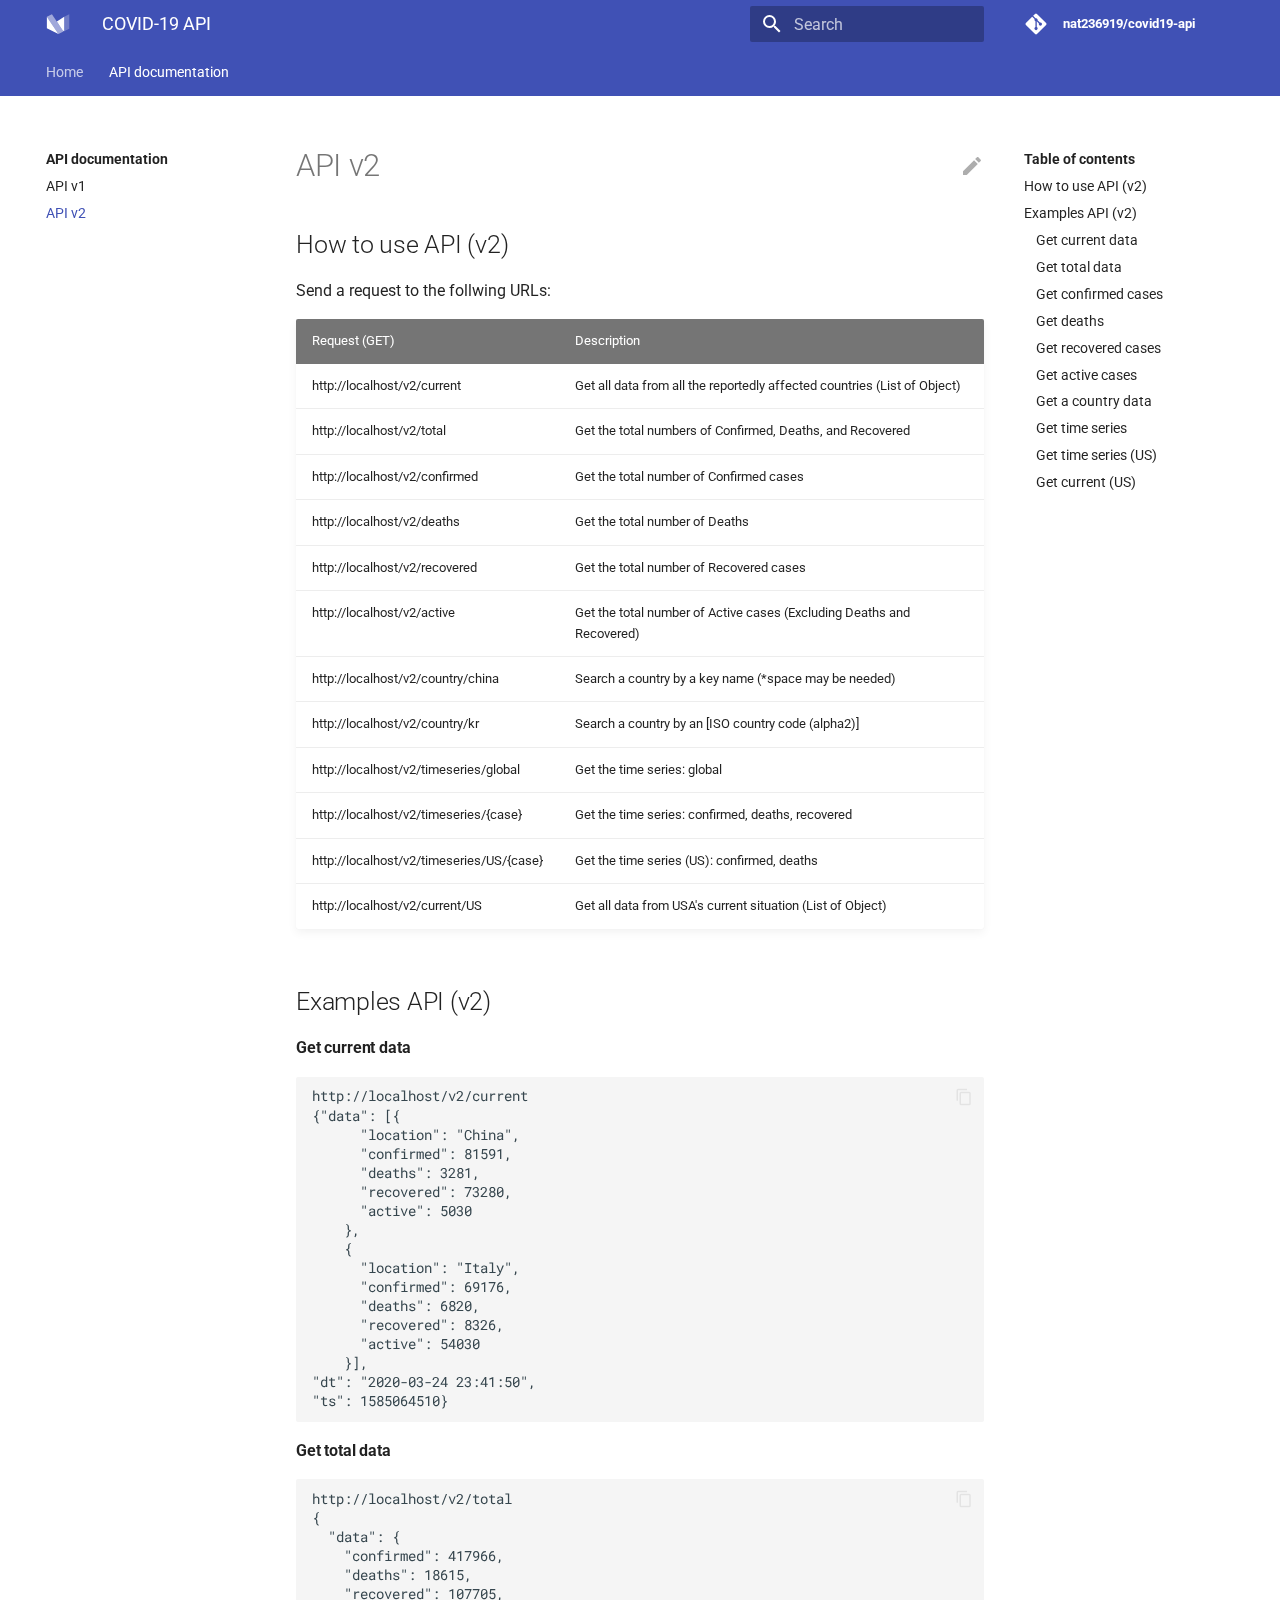
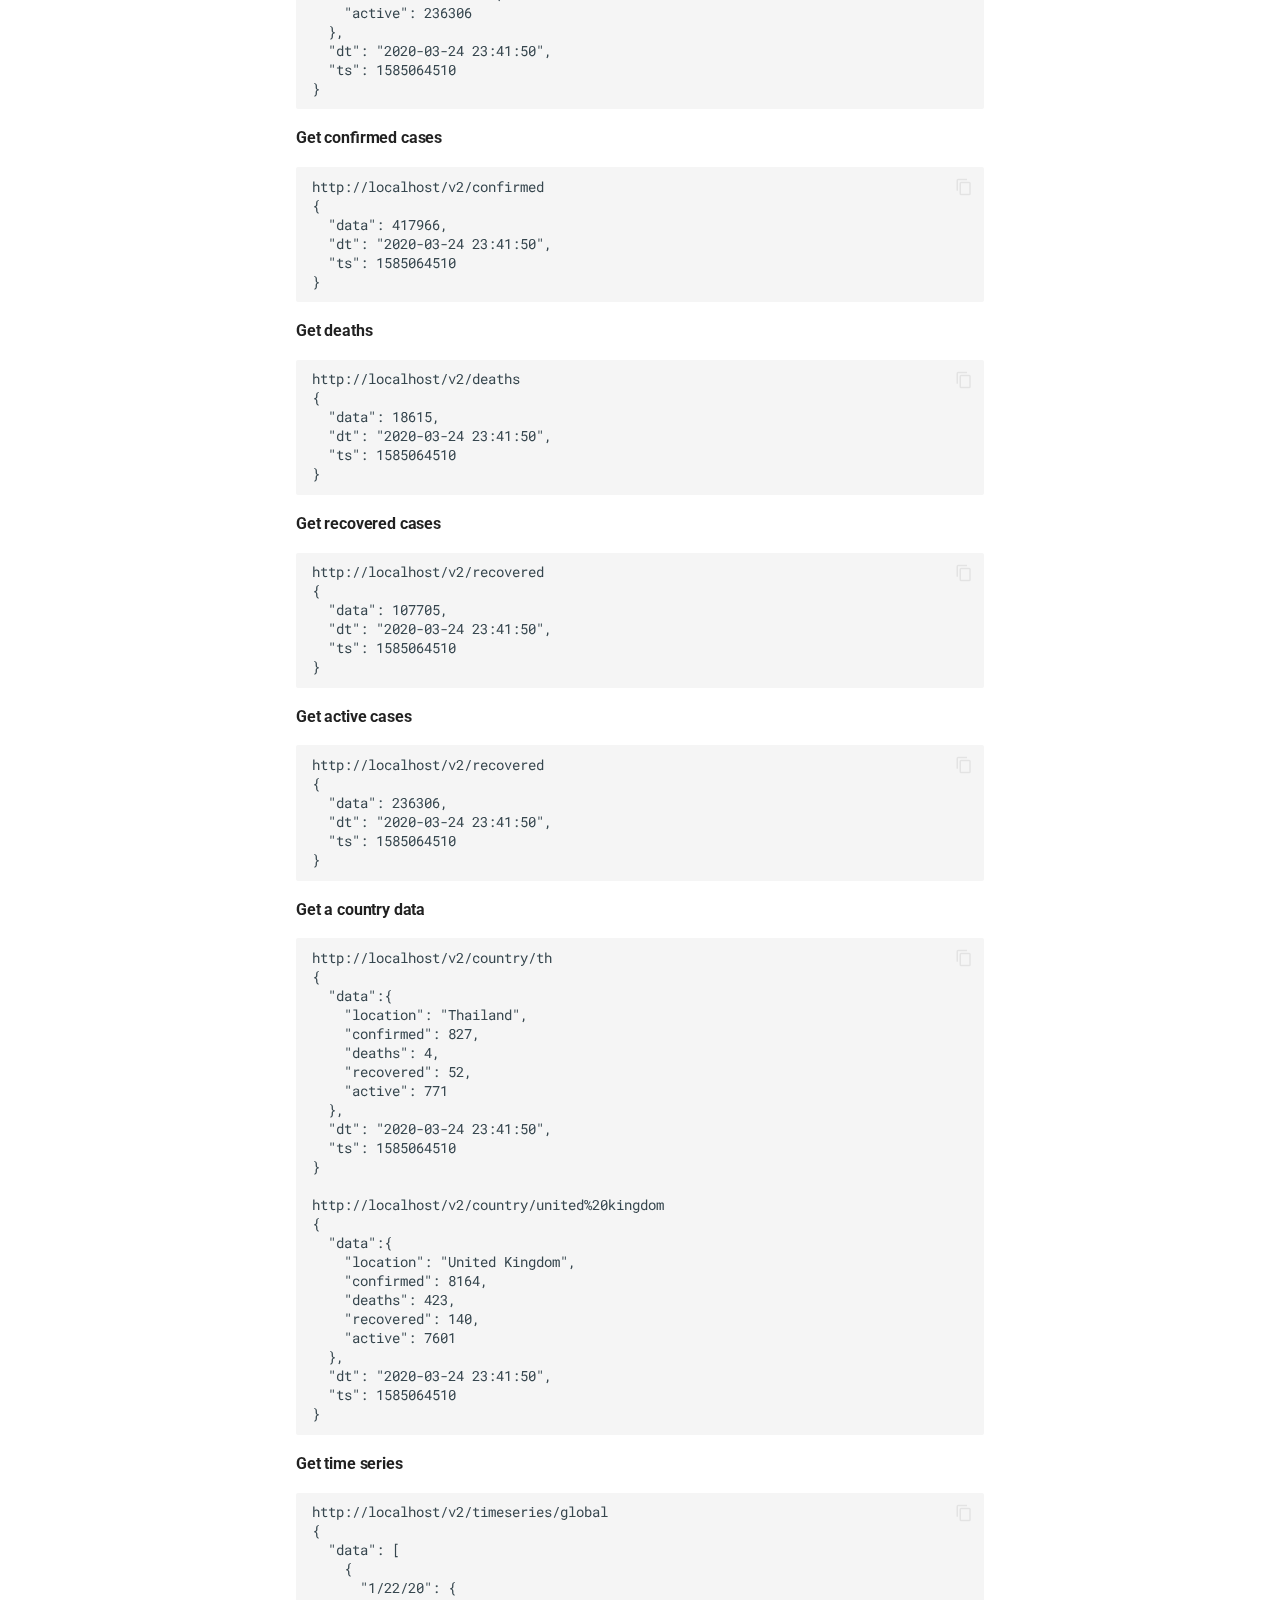
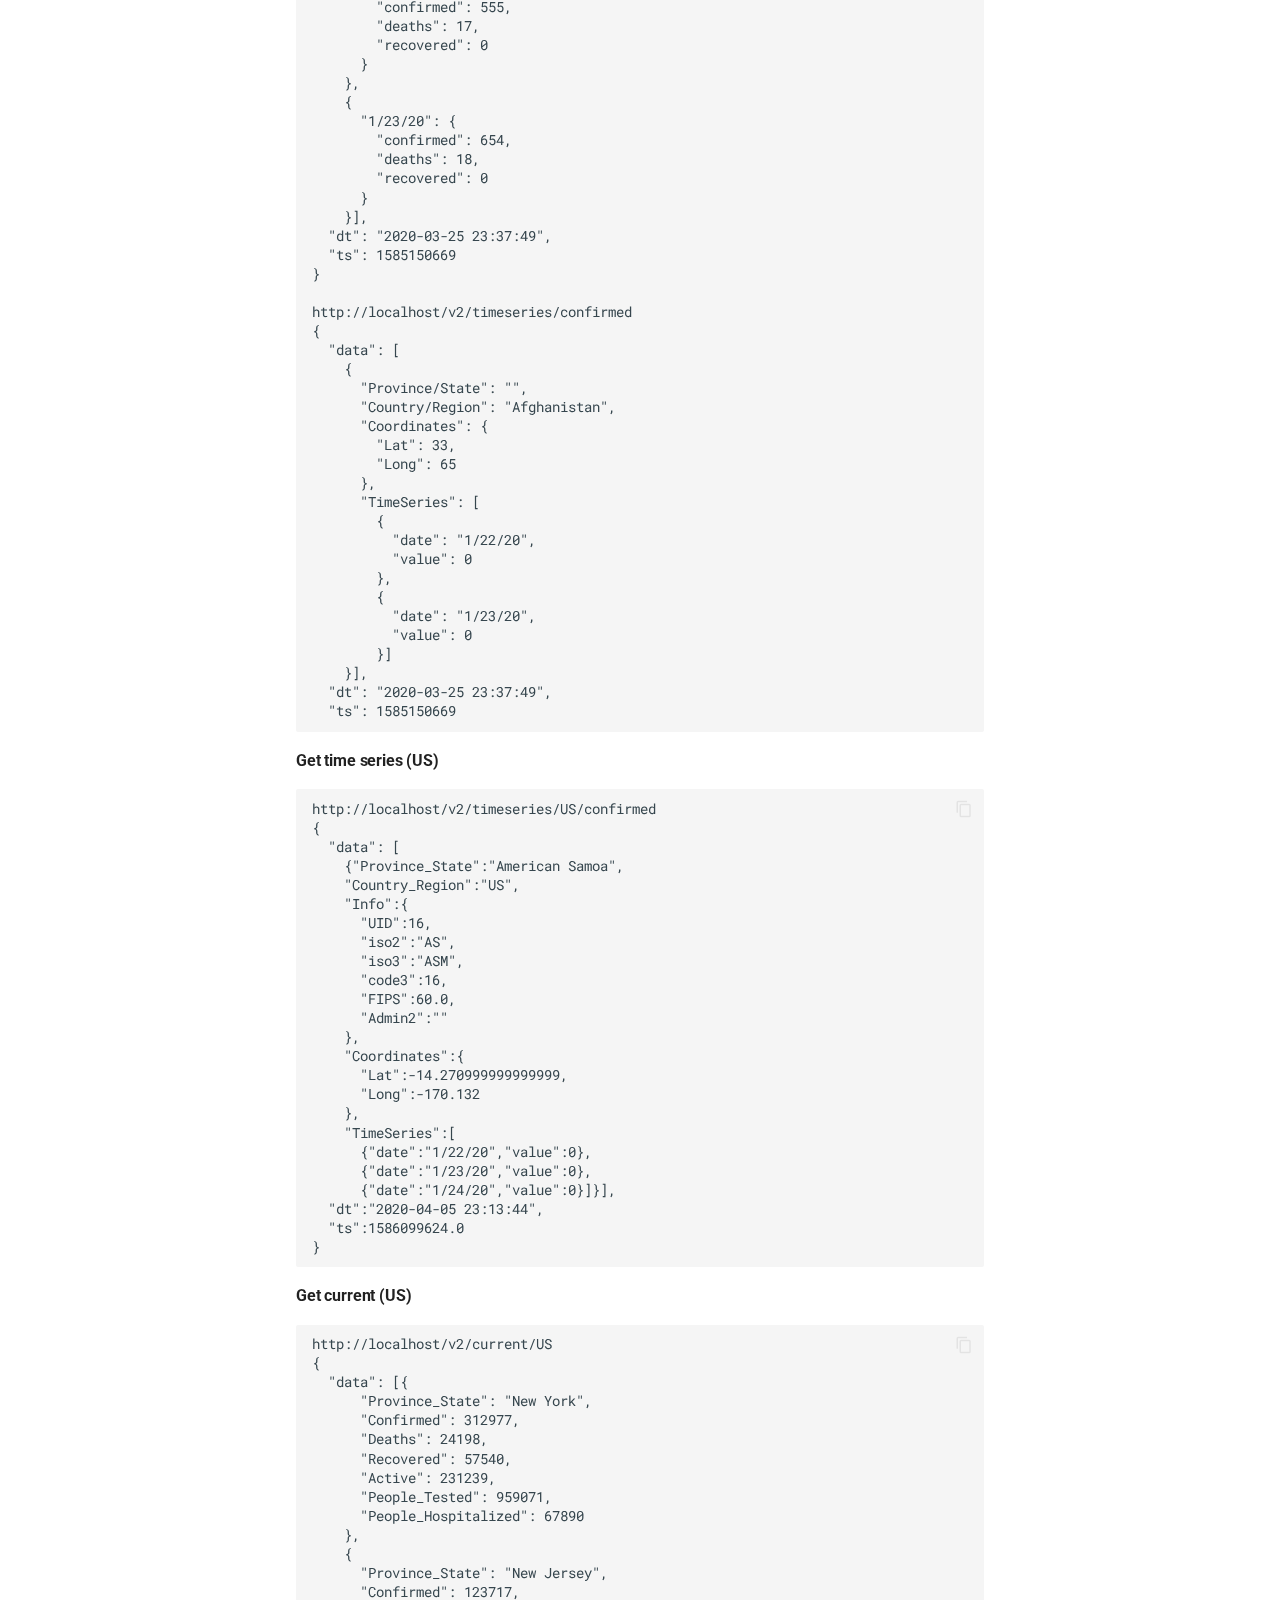
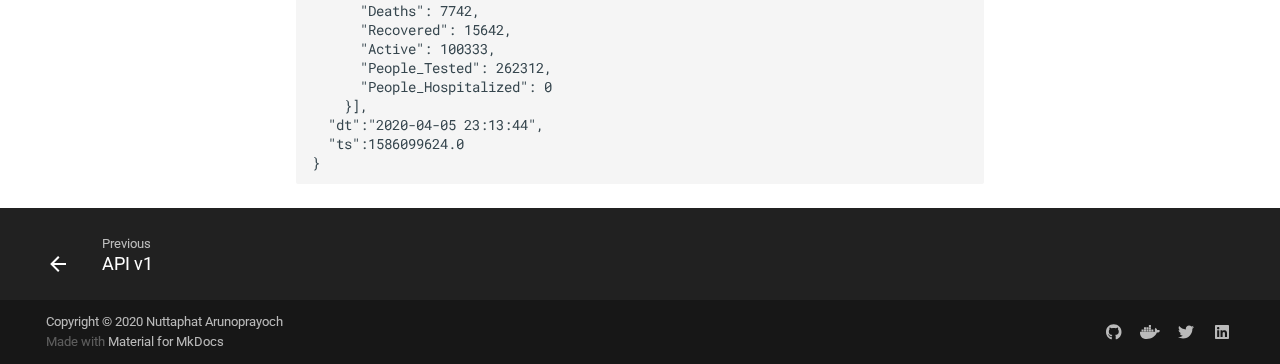
<file: docs/api_docs/v2/index.html>
<!doctype html>
<html lang="en" class="no-js">
  <head>
    
      <meta charset="utf-8">
      <meta name="viewport" content="width=device-width,initial-scale=1">
      
        <meta name="description" content="Simply Fast API for covid-19 cases exploration">
      
      
        <link rel="canonical" href="https://nat236919.github.io/covid19-api/docs/api_docs/v2/">
      
      
        <meta name="author" content="Nuttaphat Arunoprayoch">
      
      <link rel="shortcut icon" href="../../../assets/favicon.png">
      <meta name="generator" content="mkdocs-1.1.2, mkdocs-material-5.3.0">
    
    
      
        <title>API v2 - COVID-19 API</title>
      
    
    
      <link rel="stylesheet" href="../../../assets/stylesheets/main.545621a7.min.css">
      
        <link rel="stylesheet" href="../../../assets/stylesheets/palette.36d1b78f.min.css">
      
      
        
        
        <meta name="theme-color" content="#3f51b5">
      
    
    
    
      
        <link href="https://fonts.gstatic.com" rel="preconnect" crossorigin>
        <link rel="stylesheet" href="https://fonts.googleapis.com/css?family=Roboto:300,400,400i,700%7CRoboto+Mono&display=fallback">
        <style>body,input{font-family:"Roboto",-apple-system,BlinkMacSystemFont,Helvetica,Arial,sans-serif}code,kbd,pre{font-family:"Roboto Mono",SFMono-Regular,Consolas,Menlo,monospace}</style>
      
    
    
    
    
      
        
<script>window.ga=window.ga||function(){(ga.q=ga.q||[]).push(arguments)},ga.l=+new Date,ga("create","UA-125164332-2","auto"),ga("set","anonymizeIp",!0),ga("send","pageview"),document.addEventListener("DOMContentLoaded",function(){document.forms.search&&document.forms.search.query.addEventListener("blur",function(){if(this.value){var e=document.location.pathname;ga("send","pageview",e+"?q="+this.value)}})}),document.addEventListener("DOMContentSwitch",function(){ga("send","pageview")})</script>
<script async src="https://www.google-analytics.com/analytics.js"></script>
      
    
    
  </head>
  
  
    
    
    
    <body dir="ltr" data-md-color-scheme="default" data-md-color-primary="indigo" data-md-color-accent="indigo">
  
    
    <input class="md-toggle" data-md-toggle="drawer" type="checkbox" id="__drawer" autocomplete="off">
    <input class="md-toggle" data-md-toggle="search" type="checkbox" id="__search" autocomplete="off">
    <label class="md-overlay" for="__drawer"></label>
    <div data-md-component="skip">
      
        
        <a href="#how-to-use-api-v2" class="md-skip">
          Skip to content
        </a>
      
    </div>
    <div data-md-component="announce">
      
    </div>
    
      <header class="md-header" data-md-component="header">
  <nav class="md-header-nav md-grid" aria-label="Header">
    <a href="https://nat236919.github.io/covid19-api/" title="COVID-19 API" class="md-header-nav__button md-logo" aria-label="COVID-19 API">
      
  
  <svg xmlns="http://www.w3.org/2000/svg" viewBox="0 0 89 89"><path d="M3.136 17.387v42.932l42.932 21.467L3.136 17.387z"/><path d="M21.91 8l42.933 64.398-18.775 9.388L3.136 17.387 21.91 8z" fill-opacity=".5"/><path d="M67.535 17.387L40.273 35.543l21.878 32.818 5.384 2.691V17.387z"/><path d="M67.535 17.387v53.666l18.774-9.388V8l-18.774 9.387z" fill-opacity=".25"/></svg>

    </a>
    <label class="md-header-nav__button md-icon" for="__drawer">
      <svg xmlns="http://www.w3.org/2000/svg" viewBox="0 0 24 24"><path d="M3 6h18v2H3V6m0 5h18v2H3v-2m0 5h18v2H3v-2z"/></svg>
    </label>
    <div class="md-header-nav__title" data-md-component="header-title">
      
        <div class="md-header-nav__ellipsis">
          <span class="md-header-nav__topic md-ellipsis">
            COVID-19 API
          </span>
          <span class="md-header-nav__topic md-ellipsis">
            
              API v2
            
          </span>
        </div>
      
    </div>
    
      <label class="md-header-nav__button md-icon" for="__search">
        <svg xmlns="http://www.w3.org/2000/svg" viewBox="0 0 24 24"><path d="M9.5 3A6.5 6.5 0 0116 9.5c0 1.61-.59 3.09-1.56 4.23l.27.27h.79l5 5-1.5 1.5-5-5v-.79l-.27-.27A6.516 6.516 0 019.5 16 6.5 6.5 0 013 9.5 6.5 6.5 0 019.5 3m0 2C7 5 5 7 5 9.5S7 14 9.5 14 14 12 14 9.5 12 5 9.5 5z"/></svg>
      </label>
      
<div class="md-search" data-md-component="search" role="dialog">
  <label class="md-search__overlay" for="__search"></label>
  <div class="md-search__inner" role="search">
    <form class="md-search__form" name="search">
      <input type="text" class="md-search__input" name="query" aria-label="Search" placeholder="Search" autocapitalize="off" autocorrect="off" autocomplete="off" spellcheck="false" data-md-component="search-query" data-md-state="active">
      <label class="md-search__icon md-icon" for="__search">
        <svg xmlns="http://www.w3.org/2000/svg" viewBox="0 0 24 24"><path d="M9.5 3A6.5 6.5 0 0116 9.5c0 1.61-.59 3.09-1.56 4.23l.27.27h.79l5 5-1.5 1.5-5-5v-.79l-.27-.27A6.516 6.516 0 019.5 16 6.5 6.5 0 013 9.5 6.5 6.5 0 019.5 3m0 2C7 5 5 7 5 9.5S7 14 9.5 14 14 12 14 9.5 12 5 9.5 5z"/></svg>
        <svg xmlns="http://www.w3.org/2000/svg" viewBox="0 0 24 24"><path d="M20 11v2H8l5.5 5.5-1.42 1.42L4.16 12l7.92-7.92L13.5 5.5 8 11h12z"/></svg>
      </label>
      <button type="reset" class="md-search__icon md-icon" aria-label="Clear" data-md-component="search-reset" tabindex="-1">
        <svg xmlns="http://www.w3.org/2000/svg" viewBox="0 0 24 24"><path d="M19 6.41L17.59 5 12 10.59 6.41 5 5 6.41 10.59 12 5 17.59 6.41 19 12 13.41 17.59 19 19 17.59 13.41 12 19 6.41z"/></svg>
      </button>
    </form>
    <div class="md-search__output">
      <div class="md-search__scrollwrap" data-md-scrollfix>
        <div class="md-search-result" data-md-component="search-result">
          <div class="md-search-result__meta">
            Initializing search
          </div>
          <ol class="md-search-result__list"></ol>
        </div>
      </div>
    </div>
  </div>
</div>
    
    
      <div class="md-header-nav__source">
        
<a href="https://github.com/nat236919/covid19-api/" title="Go to repository" class="md-source">
  <div class="md-source__icon md-icon">
    
    <svg xmlns="http://www.w3.org/2000/svg" viewBox="0 0 448 512"><path d="M439.55 236.05L244 40.45a28.87 28.87 0 00-40.81 0l-40.66 40.63 51.52 51.52c27.06-9.14 52.68 16.77 43.39 43.68l49.66 49.66c34.23-11.8 61.18 31 35.47 56.69-26.49 26.49-70.21-2.87-56-37.34L240.22 199v121.85c25.3 12.54 22.26 41.85 9.08 55a34.34 34.34 0 01-48.55 0c-17.57-17.6-11.07-46.91 11.25-56v-123c-20.8-8.51-24.6-30.74-18.64-45L142.57 101 8.45 235.14a28.86 28.86 0 000 40.81l195.61 195.6a28.86 28.86 0 0040.8 0l194.69-194.69a28.86 28.86 0 000-40.81z"/></svg>
  </div>
  <div class="md-source__repository">
    nat236919/covid19-api
  </div>
</a>
      </div>
    
  </nav>
</header>
    
    <div class="md-container" data-md-component="container">
      
        
      
      
        
          

  

<nav class="md-tabs md-tabs--active" aria-label="Tabs" data-md-component="tabs">
  <div class="md-tabs__inner md-grid">
    <ul class="md-tabs__list">
      
        
  <li class="md-tabs__item">
    
      <a href="../../.." class="md-tabs__link">
        Home
      </a>
    
  </li>

      
        
      
        
  
  
    <li class="md-tabs__item">
      
        <a href="../v1/" class="md-tabs__link md-tabs__link--active">
          API documentation
        </a>
      
    </li>
  

      
    </ul>
  </div>
</nav>
        
      
      <main class="md-main" data-md-component="main">
        <div class="md-main__inner md-grid">
          
            
              <div class="md-sidebar md-sidebar--primary" data-md-component="navigation">
                <div class="md-sidebar__scrollwrap">
                  <div class="md-sidebar__inner">
                    <nav class="md-nav md-nav--primary" aria-label="Navigation" data-md-level="0">
  <label class="md-nav__title" for="__drawer">
    <a href="https://nat236919.github.io/covid19-api/" title="COVID-19 API" class="md-nav__button md-logo" aria-label="COVID-19 API">
      
  
  <svg xmlns="http://www.w3.org/2000/svg" viewBox="0 0 89 89"><path d="M3.136 17.387v42.932l42.932 21.467L3.136 17.387z"/><path d="M21.91 8l42.933 64.398-18.775 9.388L3.136 17.387 21.91 8z" fill-opacity=".5"/><path d="M67.535 17.387L40.273 35.543l21.878 32.818 5.384 2.691V17.387z"/><path d="M67.535 17.387v53.666l18.774-9.388V8l-18.774 9.387z" fill-opacity=".25"/></svg>

    </a>
    COVID-19 API
  </label>
  
    <div class="md-nav__source">
      
<a href="https://github.com/nat236919/covid19-api/" title="Go to repository" class="md-source">
  <div class="md-source__icon md-icon">
    
    <svg xmlns="http://www.w3.org/2000/svg" viewBox="0 0 448 512"><path d="M439.55 236.05L244 40.45a28.87 28.87 0 00-40.81 0l-40.66 40.63 51.52 51.52c27.06-9.14 52.68 16.77 43.39 43.68l49.66 49.66c34.23-11.8 61.18 31 35.47 56.69-26.49 26.49-70.21-2.87-56-37.34L240.22 199v121.85c25.3 12.54 22.26 41.85 9.08 55a34.34 34.34 0 01-48.55 0c-17.57-17.6-11.07-46.91 11.25-56v-123c-20.8-8.51-24.6-30.74-18.64-45L142.57 101 8.45 235.14a28.86 28.86 0 000 40.81l195.61 195.6a28.86 28.86 0 0040.8 0l194.69-194.69a28.86 28.86 0 000-40.81z"/></svg>
  </div>
  <div class="md-source__repository">
    nat236919/covid19-api
  </div>
</a>
    </div>
  
  <ul class="md-nav__list" data-md-scrollfix>
    
      
      
      


  <li class="md-nav__item">
    <a href="../../.." title="Home" class="md-nav__link">
      Home
    </a>
  </li>

    
      
      
      


  <li class="md-nav__item">
    <a href="../../installation/" title="Installation" class="md-nav__link">
      Installation
    </a>
  </li>

    
      
      
      

  


  <li class="md-nav__item md-nav__item--active md-nav__item--nested">
    
      <input class="md-nav__toggle md-toggle" data-md-toggle="nav-3" type="checkbox" id="nav-3" checked>
    
    <label class="md-nav__link" for="nav-3">
      API documentation
      <span class="md-nav__icon md-icon">
        <svg xmlns="http://www.w3.org/2000/svg" viewBox="0 0 24 24"><path d="M8.59 16.58L13.17 12 8.59 7.41 10 6l6 6-6 6-1.41-1.42z"/></svg>
      </span>
    </label>
    <nav class="md-nav" aria-label="API documentation" data-md-level="1">
      <label class="md-nav__title" for="nav-3">
        <span class="md-nav__icon md-icon">
          <svg xmlns="http://www.w3.org/2000/svg" viewBox="0 0 24 24"><path d="M20 11v2H8l5.5 5.5-1.42 1.42L4.16 12l7.92-7.92L13.5 5.5 8 11h12z"/></svg>
        </span>
        API documentation
      </label>
      <ul class="md-nav__list" data-md-scrollfix>
        
        
          
          
          


  <li class="md-nav__item">
    <a href="../v1/" title="API v1" class="md-nav__link">
      API v1
    </a>
  </li>

        
          
          
          

  


  <li class="md-nav__item md-nav__item--active">
    
    <input class="md-nav__toggle md-toggle" data-md-toggle="toc" type="checkbox" id="__toc">
    
    
      <label class="md-nav__link md-nav__link--active" for="__toc">
        API v2
        <span class="md-nav__icon md-icon">
          <svg xmlns="http://www.w3.org/2000/svg" viewBox="0 0 24 24"><path d="M3 9h14V7H3v2m0 4h14v-2H3v2m0 4h14v-2H3v2m16 0h2v-2h-2v2m0-10v2h2V7h-2m0 6h2v-2h-2v2z"/></svg>
        </span>
      </label>
    
    <a href="./" title="API v2" class="md-nav__link md-nav__link--active">
      API v2
    </a>
    
      
<nav class="md-nav md-nav--secondary" aria-label="Table of contents">
  
  
  
    <label class="md-nav__title" for="__toc">
      <span class="md-nav__icon md-icon">
        <svg xmlns="http://www.w3.org/2000/svg" viewBox="0 0 24 24"><path d="M20 11v2H8l5.5 5.5-1.42 1.42L4.16 12l7.92-7.92L13.5 5.5 8 11h12z"/></svg>
      </span>
      Table of contents
    </label>
    <ul class="md-nav__list" data-md-scrollfix>
      
        <li class="md-nav__item">
  <a href="#how-to-use-api-v2" class="md-nav__link">
    How to use API (v2)
  </a>
  
</li>
      
        <li class="md-nav__item">
  <a href="#examples-api-v2" class="md-nav__link">
    Examples API (v2)
  </a>
  
    <nav class="md-nav" aria-label="Examples API (v2)">
      <ul class="md-nav__list">
        
          <li class="md-nav__item">
  <a href="#get-current-data" class="md-nav__link">
    Get current data
  </a>
  
</li>
        
          <li class="md-nav__item">
  <a href="#get-total-data" class="md-nav__link">
    Get total data
  </a>
  
</li>
        
          <li class="md-nav__item">
  <a href="#get-confirmed-cases" class="md-nav__link">
    Get confirmed cases
  </a>
  
</li>
        
          <li class="md-nav__item">
  <a href="#get-deaths" class="md-nav__link">
    Get deaths
  </a>
  
</li>
        
          <li class="md-nav__item">
  <a href="#get-recovered-cases" class="md-nav__link">
    Get recovered cases
  </a>
  
</li>
        
          <li class="md-nav__item">
  <a href="#get-active-cases" class="md-nav__link">
    Get active cases
  </a>
  
</li>
        
          <li class="md-nav__item">
  <a href="#get-a-country-data" class="md-nav__link">
    Get a country data
  </a>
  
</li>
        
          <li class="md-nav__item">
  <a href="#get-time-series" class="md-nav__link">
    Get time series
  </a>
  
</li>
        
          <li class="md-nav__item">
  <a href="#get-time-series-us" class="md-nav__link">
    Get time series (US)
  </a>
  
</li>
        
          <li class="md-nav__item">
  <a href="#get-current-us" class="md-nav__link">
    Get current (US)
  </a>
  
</li>
        
      </ul>
    </nav>
  
</li>
      
    </ul>
  
</nav>
    
  </li>

        
      </ul>
    </nav>
  </li>

    
  </ul>
</nav>
                  </div>
                </div>
              </div>
            
            
              <div class="md-sidebar md-sidebar--secondary" data-md-component="toc">
                <div class="md-sidebar__scrollwrap">
                  <div class="md-sidebar__inner">
                    
<nav class="md-nav md-nav--secondary" aria-label="Table of contents">
  
  
  
    <label class="md-nav__title" for="__toc">
      <span class="md-nav__icon md-icon">
        <svg xmlns="http://www.w3.org/2000/svg" viewBox="0 0 24 24"><path d="M20 11v2H8l5.5 5.5-1.42 1.42L4.16 12l7.92-7.92L13.5 5.5 8 11h12z"/></svg>
      </span>
      Table of contents
    </label>
    <ul class="md-nav__list" data-md-scrollfix>
      
        <li class="md-nav__item">
  <a href="#how-to-use-api-v2" class="md-nav__link">
    How to use API (v2)
  </a>
  
</li>
      
        <li class="md-nav__item">
  <a href="#examples-api-v2" class="md-nav__link">
    Examples API (v2)
  </a>
  
    <nav class="md-nav" aria-label="Examples API (v2)">
      <ul class="md-nav__list">
        
          <li class="md-nav__item">
  <a href="#get-current-data" class="md-nav__link">
    Get current data
  </a>
  
</li>
        
          <li class="md-nav__item">
  <a href="#get-total-data" class="md-nav__link">
    Get total data
  </a>
  
</li>
        
          <li class="md-nav__item">
  <a href="#get-confirmed-cases" class="md-nav__link">
    Get confirmed cases
  </a>
  
</li>
        
          <li class="md-nav__item">
  <a href="#get-deaths" class="md-nav__link">
    Get deaths
  </a>
  
</li>
        
          <li class="md-nav__item">
  <a href="#get-recovered-cases" class="md-nav__link">
    Get recovered cases
  </a>
  
</li>
        
          <li class="md-nav__item">
  <a href="#get-active-cases" class="md-nav__link">
    Get active cases
  </a>
  
</li>
        
          <li class="md-nav__item">
  <a href="#get-a-country-data" class="md-nav__link">
    Get a country data
  </a>
  
</li>
        
          <li class="md-nav__item">
  <a href="#get-time-series" class="md-nav__link">
    Get time series
  </a>
  
</li>
        
          <li class="md-nav__item">
  <a href="#get-time-series-us" class="md-nav__link">
    Get time series (US)
  </a>
  
</li>
        
          <li class="md-nav__item">
  <a href="#get-current-us" class="md-nav__link">
    Get current (US)
  </a>
  
</li>
        
      </ul>
    </nav>
  
</li>
      
    </ul>
  
</nav>
                  </div>
                </div>
              </div>
            
          
          <div class="md-content">
            <article class="md-content__inner md-typeset">
              
                
                  <a href="https://github.com/nat236919/covid19-api/edit/master/docs/docs/api_docs/v2.md" title="Edit this page" class="md-content__button md-icon">
                    <svg xmlns="http://www.w3.org/2000/svg" viewBox="0 0 24 24"><path d="M20.71 7.04c.39-.39.39-1.04 0-1.41l-2.34-2.34c-.37-.39-1.02-.39-1.41 0l-1.84 1.83 3.75 3.75M3 17.25V21h3.75L17.81 9.93l-3.75-3.75L3 17.25z"/></svg>
                  </a>
                
                
                  
                
                
                  <h1>API v2</h1>
                
                <h2 id="how-to-use-api-v2">How to use API (v2)</h2>
<p>Send a request to the follwing URLs:</p>
<table>
<thead>
<tr>
<th>Request (GET)</th>
<th>Description</th>
</tr>
</thead>
<tbody>
<tr>
<td>http://localhost/v2/current</td>
<td>Get all data from all the reportedly affected countries (List of Object)</td>
</tr>
<tr>
<td>http://localhost/v2/total</td>
<td>Get the total numbers of Confirmed, Deaths, and Recovered</td>
</tr>
<tr>
<td>http://localhost/v2/confirmed</td>
<td>Get the total number of Confirmed cases</td>
</tr>
<tr>
<td>http://localhost/v2/deaths</td>
<td>Get the total number of Deaths</td>
</tr>
<tr>
<td>http://localhost/v2/recovered</td>
<td>Get the total number of Recovered cases</td>
</tr>
<tr>
<td>http://localhost/v2/active</td>
<td>Get the total number of Active cases (Excluding Deaths and Recovered)</td>
</tr>
<tr>
<td>http://localhost/v2/country/china</td>
<td>Search a country by a key name (*space may be needed)</td>
</tr>
<tr>
<td>http://localhost/v2/country/kr</td>
<td>Search a country by an [ISO country code (alpha2)]</td>
</tr>
<tr>
<td>http://localhost/v2/timeseries/global</td>
<td>Get the time series: global</td>
</tr>
<tr>
<td>http://localhost/v2/timeseries/{case}</td>
<td>Get the time series: confirmed, deaths, recovered</td>
</tr>
<tr>
<td>http://localhost/v2/timeseries/US/{case}</td>
<td>Get the time series (US): confirmed, deaths</td>
</tr>
<tr>
<td>http://localhost/v2/current/US</td>
<td>Get all data from USA's current situation (List of Object)</td>
</tr>
</tbody>
</table>
<h2 id="examples-api-v2">Examples API (v2)</h2>
<h4 id="get-current-data">Get current data</h4>
<pre><code class="json">http://localhost/v2/current
{&quot;data&quot;: [{
      &quot;location&quot;: &quot;China&quot;,
      &quot;confirmed&quot;: 81591,
      &quot;deaths&quot;: 3281,
      &quot;recovered&quot;: 73280,
      &quot;active&quot;: 5030
    },
    {
      &quot;location&quot;: &quot;Italy&quot;,
      &quot;confirmed&quot;: 69176,
      &quot;deaths&quot;: 6820,
      &quot;recovered&quot;: 8326,
      &quot;active&quot;: 54030
    }],
&quot;dt&quot;: &quot;2020-03-24 23:41:50&quot;,
&quot;ts&quot;: 1585064510}
</code></pre>

<h4 id="get-total-data">Get total data</h4>
<pre><code class="json">http://localhost/v2/total
{
  &quot;data&quot;: {
    &quot;confirmed&quot;: 417966,
    &quot;deaths&quot;: 18615,
    &quot;recovered&quot;: 107705,
    &quot;active&quot;: 236306
  },
  &quot;dt&quot;: &quot;2020-03-24 23:41:50&quot;,
  &quot;ts&quot;: 1585064510
}
</code></pre>

<h4 id="get-confirmed-cases">Get confirmed cases</h4>
<pre><code class="json">http://localhost/v2/confirmed
{
  &quot;data&quot;: 417966,
  &quot;dt&quot;: &quot;2020-03-24 23:41:50&quot;,
  &quot;ts&quot;: 1585064510
}
</code></pre>

<h4 id="get-deaths">Get deaths</h4>
<pre><code class="json">http://localhost/v2/deaths
{
  &quot;data&quot;: 18615,
  &quot;dt&quot;: &quot;2020-03-24 23:41:50&quot;,
  &quot;ts&quot;: 1585064510
}
</code></pre>

<h4 id="get-recovered-cases">Get recovered cases</h4>
<pre><code class="json">http://localhost/v2/recovered
{
  &quot;data&quot;: 107705,
  &quot;dt&quot;: &quot;2020-03-24 23:41:50&quot;,
  &quot;ts&quot;: 1585064510
}
</code></pre>

<h4 id="get-active-cases">Get active cases</h4>
<pre><code class="json">http://localhost/v2/recovered
{
  &quot;data&quot;: 236306,
  &quot;dt&quot;: &quot;2020-03-24 23:41:50&quot;,
  &quot;ts&quot;: 1585064510
}
</code></pre>

<h4 id="get-a-country-data">Get a country data</h4>
<pre><code class="json">http://localhost/v2/country/th
{
  &quot;data&quot;:{
    &quot;location&quot;: &quot;Thailand&quot;,
    &quot;confirmed&quot;: 827,
    &quot;deaths&quot;: 4,
    &quot;recovered&quot;: 52,
    &quot;active&quot;: 771
  },
  &quot;dt&quot;: &quot;2020-03-24 23:41:50&quot;,
  &quot;ts&quot;: 1585064510
}

http://localhost/v2/country/united%20kingdom
{
  &quot;data&quot;:{
    &quot;location&quot;: &quot;United Kingdom&quot;,
    &quot;confirmed&quot;: 8164,
    &quot;deaths&quot;: 423,
    &quot;recovered&quot;: 140,
    &quot;active&quot;: 7601
  },
  &quot;dt&quot;: &quot;2020-03-24 23:41:50&quot;,
  &quot;ts&quot;: 1585064510
}
</code></pre>

<h4 id="get-time-series">Get time series</h4>
<pre><code class="json">http://localhost/v2/timeseries/global
{
  &quot;data&quot;: [
    {
      &quot;1/22/20&quot;: {
        &quot;confirmed&quot;: 555,
        &quot;deaths&quot;: 17,
        &quot;recovered&quot;: 0
      }
    },
    {
      &quot;1/23/20&quot;: {
        &quot;confirmed&quot;: 654,
        &quot;deaths&quot;: 18,
        &quot;recovered&quot;: 0
      }
    }],
  &quot;dt&quot;: &quot;2020-03-25 23:37:49&quot;,
  &quot;ts&quot;: 1585150669
}

http://localhost/v2/timeseries/confirmed
{
  &quot;data&quot;: [
    {
      &quot;Province/State&quot;: &quot;&quot;,
      &quot;Country/Region&quot;: &quot;Afghanistan&quot;,
      &quot;Coordinates&quot;: {
        &quot;Lat&quot;: 33,
        &quot;Long&quot;: 65
      },
      &quot;TimeSeries&quot;: [
        {
          &quot;date&quot;: &quot;1/22/20&quot;,
          &quot;value&quot;: 0
        },
        {
          &quot;date&quot;: &quot;1/23/20&quot;,
          &quot;value&quot;: 0
        }]
    }],
  &quot;dt&quot;: &quot;2020-03-25 23:37:49&quot;,
  &quot;ts&quot;: 1585150669
</code></pre>

<h4 id="get-time-series-us">Get time series (US)</h4>
<pre><code class="json">http://localhost/v2/timeseries/US/confirmed
{
  &quot;data&quot;: [
    {&quot;Province_State&quot;:&quot;American Samoa&quot;,
    &quot;Country_Region&quot;:&quot;US&quot;,
    &quot;Info&quot;:{
      &quot;UID&quot;:16,
      &quot;iso2&quot;:&quot;AS&quot;,
      &quot;iso3&quot;:&quot;ASM&quot;,
      &quot;code3&quot;:16,
      &quot;FIPS&quot;:60.0,
      &quot;Admin2&quot;:&quot;&quot;
    },
    &quot;Coordinates&quot;:{
      &quot;Lat&quot;:-14.270999999999999,
      &quot;Long&quot;:-170.132
    },
    &quot;TimeSeries&quot;:[
      {&quot;date&quot;:&quot;1/22/20&quot;,&quot;value&quot;:0},
      {&quot;date&quot;:&quot;1/23/20&quot;,&quot;value&quot;:0},
      {&quot;date&quot;:&quot;1/24/20&quot;,&quot;value&quot;:0}]}],
  &quot;dt&quot;:&quot;2020-04-05 23:13:44&quot;,
  &quot;ts&quot;:1586099624.0
}
</code></pre>

<h4 id="get-current-us">Get current (US)</h4>
<pre><code class="json">http://localhost/v2/current/US
{
  &quot;data&quot;: [{
      &quot;Province_State&quot;: &quot;New York&quot;,
      &quot;Confirmed&quot;: 312977,
      &quot;Deaths&quot;: 24198,
      &quot;Recovered&quot;: 57540,
      &quot;Active&quot;: 231239,
      &quot;People_Tested&quot;: 959071,
      &quot;People_Hospitalized&quot;: 67890
    },
    {
      &quot;Province_State&quot;: &quot;New Jersey&quot;,
      &quot;Confirmed&quot;: 123717,
      &quot;Deaths&quot;: 7742,
      &quot;Recovered&quot;: 15642,
      &quot;Active&quot;: 100333,
      &quot;People_Tested&quot;: 262312,
      &quot;People_Hospitalized&quot;: 0
    }],
  &quot;dt&quot;:&quot;2020-04-05 23:13:44&quot;,
  &quot;ts&quot;:1586099624.0
}
</code></pre>
                
              
              
                


              
            </article>
          </div>
        </div>
      </main>
      
        
<footer class="md-footer">
  
    <div class="md-footer-nav">
      <nav class="md-footer-nav__inner md-grid" aria-label="Footer">
        
          <a href="../v1/" title="API v1" class="md-footer-nav__link md-footer-nav__link--prev" rel="prev">
            <div class="md-footer-nav__button md-icon">
              <svg xmlns="http://www.w3.org/2000/svg" viewBox="0 0 24 24"><path d="M20 11v2H8l5.5 5.5-1.42 1.42L4.16 12l7.92-7.92L13.5 5.5 8 11h12z"/></svg>
            </div>
            <div class="md-footer-nav__title">
              <div class="md-ellipsis">
                <span class="md-footer-nav__direction">
                  Previous
                </span>
                API v1
              </div>
            </div>
          </a>
        
        
      </nav>
    </div>
  
  <div class="md-footer-meta md-typeset">
    <div class="md-footer-meta__inner md-grid">
      <div class="md-footer-copyright">
        
          <div class="md-footer-copyright__highlight">
            Copyright &copy; 2020 Nuttaphat Arunoprayoch
          </div>
        
        Made with
        <a href="https://squidfunk.github.io/mkdocs-material/" target="_blank" rel="noopener">
          Material for MkDocs
        </a>
      </div>
      
  <div class="md-footer-social">
    
      
      
        
        
      
      <a href="https://github.com/nat236919" target="_blank" rel="noopener" title="github.com" class="md-footer-social__link">
        <svg xmlns="http://www.w3.org/2000/svg" viewBox="0 0 496 512"><path d="M165.9 397.4c0 2-2.3 3.6-5.2 3.6-3.3.3-5.6-1.3-5.6-3.6 0-2 2.3-3.6 5.2-3.6 3-.3 5.6 1.3 5.6 3.6zm-31.1-4.5c-.7 2 1.3 4.3 4.3 4.9 2.6 1 5.6 0 6.2-2s-1.3-4.3-4.3-5.2c-2.6-.7-5.5.3-6.2 2.3zm44.2-1.7c-2.9.7-4.9 2.6-4.6 4.9.3 2 2.9 3.3 5.9 2.6 2.9-.7 4.9-2.6 4.6-4.6-.3-1.9-3-3.2-5.9-2.9zM244.8 8C106.1 8 0 113.3 0 252c0 110.9 69.8 205.8 169.5 239.2 12.8 2.3 17.3-5.6 17.3-12.1 0-6.2-.3-40.4-.3-61.4 0 0-70 15-84.7-29.8 0 0-11.4-29.1-27.8-36.6 0 0-22.9-15.7 1.6-15.4 0 0 24.9 2 38.6 25.8 21.9 38.6 58.6 27.5 72.9 20.9 2.3-16 8.8-27.1 16-33.7-55.9-6.2-112.3-14.3-112.3-110.5 0-27.5 7.6-41.3 23.6-58.9-2.6-6.5-11.1-33.3 2.6-67.9 20.9-6.5 69 27 69 27 20-5.6 41.5-8.5 62.8-8.5s42.8 2.9 62.8 8.5c0 0 48.1-33.6 69-27 13.7 34.7 5.2 61.4 2.6 67.9 16 17.7 25.8 31.5 25.8 58.9 0 96.5-58.9 104.2-114.8 110.5 9.2 7.9 17 22.9 17 46.4 0 33.7-.3 75.4-.3 83.6 0 6.5 4.6 14.4 17.3 12.1C428.2 457.8 496 362.9 496 252 496 113.3 383.5 8 244.8 8zM97.2 352.9c-1.3 1-1 3.3.7 5.2 1.6 1.6 3.9 2.3 5.2 1 1.3-1 1-3.3-.7-5.2-1.6-1.6-3.9-2.3-5.2-1zm-10.8-8.1c-.7 1.3.3 2.9 2.3 3.9 1.6 1 3.6.7 4.3-.7.7-1.3-.3-2.9-2.3-3.9-2-.6-3.6-.3-4.3.7zm32.4 35.6c-1.6 1.3-1 4.3 1.3 6.2 2.3 2.3 5.2 2.6 6.5 1 1.3-1.3.7-4.3-1.3-6.2-2.2-2.3-5.2-2.6-6.5-1zm-11.4-14.7c-1.6 1-1.6 3.6 0 5.9 1.6 2.3 4.3 3.3 5.6 2.3 1.6-1.3 1.6-3.9 0-6.2-1.4-2.3-4-3.3-5.6-2z"/></svg>
      </a>
    
      
      
        
        
      
      <a href="https://hub.docker.com/repository/docker/nat236919/covid19-api" target="_blank" rel="noopener" title="hub.docker.com" class="md-footer-social__link">
        <svg xmlns="http://www.w3.org/2000/svg" viewBox="0 0 640 512"><path d="M349.9 236.3h-66.1v-59.4h66.1v59.4zm0-204.3h-66.1v60.7h66.1V32zm78.2 144.8H362v59.4h66.1v-59.4zm-156.3-72.1h-66.1v60.1h66.1v-60.1zm78.1 0h-66.1v60.1h66.1v-60.1zm276.8 100c-14.4-9.7-47.6-13.2-73.1-8.4-3.3-24-16.7-44.9-41.1-63.7l-14-9.3-9.3 14c-18.4 27.8-23.4 73.6-3.7 103.8-8.7 4.7-25.8 11.1-48.4 10.7H2.4c-8.7 50.8 5.8 116.8 44 162.1 37.1 43.9 92.7 66.2 165.4 66.2 157.4 0 273.9-72.5 328.4-204.2 21.4.4 67.6.1 91.3-45.2 1.5-2.5 6.6-13.2 8.5-17.1l-13.3-8.9zm-511.1-27.9h-66v59.4h66.1v-59.4zm78.1 0h-66.1v59.4h66.1v-59.4zm78.1 0h-66.1v59.4h66.1v-59.4zm-78.1-72.1h-66.1v60.1h66.1v-60.1z"/></svg>
      </a>
    
      
      
        
        
      
      <a href="https://twitter.com/nat236919" target="_blank" rel="noopener" title="twitter.com" class="md-footer-social__link">
        <svg xmlns="http://www.w3.org/2000/svg" viewBox="0 0 512 512"><path d="M459.37 151.716c.325 4.548.325 9.097.325 13.645 0 138.72-105.583 298.558-298.558 298.558-59.452 0-114.68-17.219-161.137-47.106 8.447.974 16.568 1.299 25.34 1.299 49.055 0 94.213-16.568 130.274-44.832-46.132-.975-84.792-31.188-98.112-72.772 6.498.974 12.995 1.624 19.818 1.624 9.421 0 18.843-1.3 27.614-3.573-48.081-9.747-84.143-51.98-84.143-102.985v-1.299c13.969 7.797 30.214 12.67 47.431 13.319-28.264-18.843-46.781-51.005-46.781-87.391 0-19.492 5.197-37.36 14.294-52.954 51.655 63.675 129.3 105.258 216.365 109.807-1.624-7.797-2.599-15.918-2.599-24.04 0-57.828 46.782-104.934 104.934-104.934 30.213 0 57.502 12.67 76.67 33.137 23.715-4.548 46.456-13.32 66.599-25.34-7.798 24.366-24.366 44.833-46.132 57.827 21.117-2.273 41.584-8.122 60.426-16.243-14.292 20.791-32.161 39.308-52.628 54.253z"/></svg>
      </a>
    
      
      
        
        
      
      <a href="https://www.linkedin.com/in/arunoprayoch-nuttaphat/" target="_blank" rel="noopener" title="www.linkedin.com" class="md-footer-social__link">
        <svg xmlns="http://www.w3.org/2000/svg" viewBox="0 0 448 512"><path d="M416 32H31.9C14.3 32 0 46.5 0 64.3v383.4C0 465.5 14.3 480 31.9 480H416c17.6 0 32-14.5 32-32.3V64.3c0-17.8-14.4-32.3-32-32.3zM135.4 416H69V202.2h66.5V416zm-33.2-243c-21.3 0-38.5-17.3-38.5-38.5S80.9 96 102.2 96c21.2 0 38.5 17.3 38.5 38.5 0 21.3-17.2 38.5-38.5 38.5zm282.1 243h-66.4V312c0-24.8-.5-56.7-34.5-56.7-34.6 0-39.9 27-39.9 54.9V416h-66.4V202.2h63.7v29.2h.9c8.9-16.8 30.6-34.5 62.9-34.5 67.2 0 79.7 44.3 79.7 101.9V416z"/></svg>
      </a>
    
  </div>

    </div>
  </div>
</footer>
      
    </div>
    
      <script src="../../../assets/javascripts/vendor.de50e36d.min.js"></script>
      <script src="../../../assets/javascripts/bundle.5ad6861d.min.js"></script><script id="__lang" type="application/json">{"clipboard.copy": "Copy to clipboard", "clipboard.copied": "Copied to clipboard", "search.config.lang": "en", "search.config.pipeline": "trimmer, stopWordFilter", "search.config.separator": "[\\s\\-]+", "search.result.placeholder": "Type to start searching", "search.result.none": "No matching documents", "search.result.one": "1 matching document", "search.result.other": "# matching documents"}</script>
      
      <script>
        app = initialize({
          base: "../../..",
          features: ["tabs"],
          search: Object.assign({
            worker: "../../../assets/javascripts/worker/search.7a2ea5ba.min.js"
          }, typeof search !== "undefined" && search)
        })
      </script>
      
    
  </body>
</html>
</file>
<file: assets/stylesheets/main.545621a7.min.css>
html{box-sizing:border-box}*,*::before,*::after{box-sizing:inherit}html{-webkit-text-size-adjust:none;-moz-text-size-adjust:none;-ms-text-size-adjust:none;text-size-adjust:none}body{margin:0}hr{box-sizing:content-box;overflow:visible}a,button,label,input{-webkit-tap-highlight-color:transparent}a{color:inherit;text-decoration:none}small{font-size:80%}sub,sup{position:relative;font-size:80%;line-height:0;vertical-align:baseline}sub{bottom:-0.25em}sup{top:-0.5em}img{border-style:none}table{border-collapse:separate;border-spacing:0}td,th{font-weight:normal;vertical-align:top}button{margin:0;padding:0;font-size:inherit;background:transparent;border:0}input{border:0;outline:0}:root{--md-default-fg-color: hsla(0, 0%, 0%, 0.87);--md-default-fg-color--light: hsla(0, 0%, 0%, 0.54);--md-default-fg-color--lighter: hsla(0, 0%, 0%, 0.32);--md-default-fg-color--lightest: hsla(0, 0%, 0%, 0.07);--md-default-bg-color: hsla(0, 0%, 100%, 1);--md-default-bg-color--light: hsla(0, 0%, 100%, 0.7);--md-default-bg-color--lighter: hsla(0, 0%, 100%, 0.3);--md-default-bg-color--lightest: hsla(0, 0%, 100%, 0.12);--md-primary-fg-color: hsla(231, 48%, 48%, 1);--md-primary-fg-color--light: hsla(230, 44%, 64%, 1);--md-primary-fg-color--dark: hsla(232, 54%, 41%, 1);--md-primary-bg-color: hsla(0, 0%, 100%, 1);--md-primary-bg-color--light: hsla(0, 0%, 100%, 0.7);--md-accent-fg-color: hsla(231, 99%, 66%, 1);--md-accent-fg-color--transparent: hsla(231, 99%, 66%, 0.1);--md-accent-bg-color: hsla(0, 0%, 100%, 1);--md-accent-bg-color--light: hsla(0, 0%, 100%, 0.7)}:root>*{--md-code-bg-color: hsla(0, 0%, 96%, 1);--md-code-fg-color: hsla(200, 18%, 26%, 1);--md-text-color: var(--md-default-fg-color);--md-text-link-color: var(--md-primary-fg-color);--md-admonition-bg-color: var(--md-default-bg-color);--md-admonition-fg-color: var(--md-default-fg-color);--md-footer-bg-color: hsla(0, 0%, 0%, 0.87);--md-footer-bg-color--dark: hsla(0, 0%, 0%, 0.32);--md-footer-fg-color: hsla(0, 0%, 100%, 1);--md-footer-fg-color--light: hsla(0, 0%, 100%, 0.7);--md-footer-fg-color--lighter: hsla(0, 0%, 100%, 0.3)}.md-icon svg{display:block;width:1.2rem;height:1.2rem;margin:0 auto;fill:currentColor}body{-webkit-font-smoothing:antialiased;-moz-osx-font-smoothing:grayscale}body,input{color:var(--md-text-color);font-feature-settings:"kern","liga";font-family:-apple-system,BlinkMacSystemFont,Helvetica,Arial,sans-serif}code,pre,kbd{color:var(--md-text-color);font-feature-settings:"kern";font-family:SFMono-Regular,Consolas,Menlo,monospace}.md-typeset{font-size:.8rem;line-height:1.6;-webkit-print-color-adjust:exact;color-adjust:exact}.md-typeset p,.md-typeset ul,.md-typeset ol,.md-typeset blockquote{margin:1em 0}.md-typeset h1{margin:0 0 2rem;color:var(--md-default-fg-color--light);font-weight:300;font-size:1.5625rem;line-height:1.3;letter-spacing:-0.01em}.md-typeset h2{margin:2rem 0 .8rem;font-weight:300;font-size:1.25rem;line-height:1.4;letter-spacing:-0.01em}.md-typeset h3{margin:1.6rem 0 .8rem;font-weight:400;font-size:1rem;line-height:1.5;letter-spacing:-0.01em}.md-typeset h2+h3{margin-top:.8rem}.md-typeset h4{margin:.8rem 0;font-weight:700;font-size:.8rem;letter-spacing:-0.01em}.md-typeset h5,.md-typeset h6{margin:.8rem 0;color:var(--md-default-fg-color--light);font-weight:700;font-size:.64rem;letter-spacing:-0.01em}.md-typeset h5{text-transform:uppercase}.md-typeset hr{margin:1.5em 0;border-bottom:.05rem dotted var(--md-default-fg-color--lighter)}.md-typeset a{color:var(--md-text-link-color);word-break:break-word}.md-typeset a,.md-typeset a::before{transition:color 125ms}.md-typeset a:focus,.md-typeset a:hover{color:var(--md-accent-fg-color)}.md-typeset code,.md-typeset pre,.md-typeset kbd{color:var(--md-code-fg-color);direction:ltr}@media print{.md-typeset code,.md-typeset pre,.md-typeset kbd{white-space:pre-wrap}}.md-typeset code{padding:0 .2941176471em;font-size:.85em;word-break:break-word;background-color:var(--md-code-bg-color);border-radius:.1rem;-webkit-box-decoration-break:clone;box-decoration-break:clone}.md-typeset h1 code,.md-typeset h2 code,.md-typeset h3 code,.md-typeset h4 code,.md-typeset h5 code,.md-typeset h6 code{margin:initial;padding:initial;background-color:transparent;box-shadow:none}.md-typeset a>code{color:currentColor}.md-typeset pre{position:relative;margin:1em 0;line-height:1.4}.md-typeset pre>code{display:block;margin:0;padding:.525rem 1.1764705882em;overflow:auto;word-break:normal;box-shadow:none;-webkit-box-decoration-break:slice;box-decoration-break:slice;touch-action:auto;scrollbar-width:thin;scrollbar-color:var(--md-default-fg-color--lighter) transparent}.md-typeset pre>code:hover{scrollbar-color:var(--md-accent-fg-color) transparent}.md-typeset pre>code::-webkit-scrollbar{width:.2rem;height:.2rem}.md-typeset pre>code::-webkit-scrollbar-thumb{background-color:var(--md-default-fg-color--lighter)}.md-typeset pre>code::-webkit-scrollbar-thumb:hover{background-color:var(--md-accent-fg-color)}@media screen and (max-width: 44.9375em){.md-typeset>pre{margin:1em -0.8rem}.md-typeset>pre code{border-radius:0}}.md-typeset kbd{display:inline-block;padding:0 .6666666667em;font-size:.75em;line-height:1.5;vertical-align:text-top;word-break:break-word;border-radius:.1rem;box-shadow:0 .1rem 0 .05rem var(--md-default-fg-color--lighter),0 .1rem 0 var(--md-default-fg-color--lighter),inset 0 -0.1rem .2rem var(--md-default-bg-color)}.md-typeset mark{padding:0 .25em;word-break:break-word;background-color:rgba(255,235,59,.5);border-radius:.1rem;-webkit-box-decoration-break:clone;box-decoration-break:clone}.md-typeset abbr{text-decoration:none;border-bottom:.05rem dotted var(--md-default-fg-color--light);cursor:help}.md-typeset small{opacity:.75}.md-typeset sup,.md-typeset sub{margin-left:.078125em}[dir=rtl] .md-typeset sup,[dir=rtl] .md-typeset sub{margin-right:.078125em;margin-left:initial}.md-typeset blockquote{padding-left:.6rem;color:var(--md-default-fg-color--light);border-left:.2rem solid var(--md-default-fg-color--lighter)}[dir=rtl] .md-typeset blockquote{padding-right:.6rem;padding-left:initial;border-right:.2rem solid var(--md-default-fg-color--lighter);border-left:initial}.md-typeset ul{list-style-type:disc}.md-typeset ul,.md-typeset ol{margin-left:.625em;padding:0}[dir=rtl] .md-typeset ul,[dir=rtl] .md-typeset ol{margin-right:.625em;margin-left:initial}.md-typeset ul ol,.md-typeset ol ol{list-style-type:lower-alpha}.md-typeset ul ol ol,.md-typeset ol ol ol{list-style-type:lower-roman}.md-typeset ul li,.md-typeset ol li{margin-bottom:.5em;margin-left:1.25em}[dir=rtl] .md-typeset ul li,[dir=rtl] .md-typeset ol li{margin-right:1.25em;margin-left:initial}.md-typeset ul li p,.md-typeset ul li blockquote,.md-typeset ol li p,.md-typeset ol li blockquote{margin:.5em 0}.md-typeset ul li:last-child,.md-typeset ol li:last-child{margin-bottom:0}.md-typeset ul li ul,.md-typeset ul li ol,.md-typeset ol li ul,.md-typeset ol li ol{margin:.5em 0 .5em .625em}[dir=rtl] .md-typeset ul li ul,[dir=rtl] .md-typeset ul li ol,[dir=rtl] .md-typeset ol li ul,[dir=rtl] .md-typeset ol li ol{margin-right:.625em;margin-left:initial}.md-typeset dd{margin:1em 0 1em 1.875em}[dir=rtl] .md-typeset dd{margin-right:1.875em;margin-left:initial}.md-typeset img,.md-typeset svg{max-width:100%;height:auto}.md-typeset iframe{max-width:100%}.md-typeset table:not([class]){display:inline-block;max-width:100%;overflow:auto;font-size:.64rem;background:var(--md-default-bg-color);border-radius:.1rem;box-shadow:0 .2rem .5rem rgba(0,0,0,.05),0 0 .05rem rgba(0,0,0,.1);touch-action:auto}.md-typeset table:not([class])+*{margin-top:1.5em}.md-typeset table:not([class]) th:not([align]),.md-typeset table:not([class]) td:not([align]){text-align:left}[dir=rtl] .md-typeset table:not([class]) th:not([align]),[dir=rtl] .md-typeset table:not([class]) td:not([align]){text-align:right}.md-typeset table:not([class]) th{min-width:5rem;padding:.6rem .8rem;color:var(--md-default-bg-color);vertical-align:top;background-color:var(--md-default-fg-color--light)}.md-typeset table:not([class]) th a{color:inherit}.md-typeset table:not([class]) td{padding:.6rem .8rem;vertical-align:top;border-top:.05rem solid var(--md-default-fg-color--lightest)}.md-typeset table:not([class]) tr{transition:background-color 125ms}.md-typeset table:not([class]) tr:hover{background-color:rgba(0,0,0,.035);box-shadow:0 .05rem 0 var(--md-default-bg-color) inset}.md-typeset table:not([class]) tr:first-child td{border-top:0}.md-typeset table:not([class]) a{word-break:normal}.md-typeset__scrollwrap{margin:1em -0.8rem;overflow-x:auto;touch-action:auto}.md-typeset__table{display:inline-block;margin-bottom:.5em;padding:0 .8rem}.md-typeset__table table{display:table;width:100%;margin:0;overflow:hidden}html{height:100%;overflow-x:hidden;font-size:125%}@media screen and (min-width: 100em){html{font-size:137.5%}}@media screen and (min-width: 125em){html{font-size:150%}}body{position:relative;display:flex;flex-direction:column;width:100%;min-height:100%;font-size:.5rem;background-color:var(--md-default-bg-color)}@media screen and (max-width: 59.9375em){body[data-md-state=lock]{position:fixed}}@media print{body{display:block}}hr{display:block;height:.05rem;padding:0;border:0}.md-grid{max-width:61rem;margin-right:auto;margin-left:auto}.md-container{display:flex;flex-direction:column;flex-grow:1}@media print{.md-container{display:block}}.md-main{flex-grow:1}.md-main__inner{display:flex;height:100%;margin-top:1.5rem}.md-ellipsis{display:block;overflow:hidden;white-space:nowrap;text-overflow:ellipsis}.md-toggle{display:none}.md-overlay{position:fixed;top:0;z-index:3;width:0;height:0;background-color:rgba(0,0,0,.54);opacity:0;transition:width 0ms 250ms,height 0ms 250ms,opacity 250ms}@media screen and (max-width: 76.1875em){[data-md-toggle=drawer]:checked~.md-overlay{width:100%;height:100%;opacity:1;transition:width 0ms,height 0ms,opacity 250ms}}.md-skip{position:fixed;z-index:-1;margin:.5rem;padding:.3rem .5rem;color:var(--md-default-bg-color);font-size:.64rem;background-color:var(--md-default-fg-color);border-radius:.1rem;transform:translateY(0.4rem);opacity:0}.md-skip:focus{z-index:10;transform:translateY(0);opacity:1;transition:transform 250ms cubic-bezier(0.4, 0, 0.2, 1),opacity 175ms 75ms}@page{margin:25mm}.md-announce{overflow:auto;background-color:var(--md-default-fg-color)}.md-announce__inner{margin:.6rem auto;padding:0 .8rem;color:var(--md-default-bg-color);font-size:.7rem}@media print{.md-announce{display:none}}.md-typeset .md-button{display:inline-block;padding:.625em 2em;color:var(--md-primary-fg-color);font-weight:700;border:.1rem solid currentColor;border-radius:.1rem;transition:color 125ms,background-color 125ms,border-color 125ms}.md-typeset .md-button--primary{color:var(--md-primary-bg-color);background-color:var(--md-primary-fg-color);border-color:var(--md-primary-fg-color)}.md-typeset .md-button:focus,.md-typeset .md-button:hover{color:var(--md-accent-bg-color);background-color:var(--md-accent-fg-color);border-color:var(--md-accent-fg-color)}.md-clipboard{position:absolute;top:.4rem;right:.5em;z-index:1;width:1.5em;height:1.5em;color:var(--md-default-fg-color--lightest);border-radius:.1rem;cursor:pointer;transition:color 125ms}@media print{.md-clipboard{display:none}}.md-clipboard svg{width:1.125em;height:1.125em}pre:hover .md-clipboard{color:var(--md-default-fg-color--light)}pre .md-clipboard:focus,pre .md-clipboard:hover{color:var(--md-accent-fg-color)}.md-content{flex:1;max-width:100%}@media screen and (min-width: 60em)and (max-width: 76.1875em){.md-content{max-width:calc(100% - 12.1rem)}}@media screen and (min-width: 76.25em){.md-content{max-width:calc(100% - 12.1rem * 2)}}.md-content__inner{margin:0 .8rem 1.2rem;padding-top:.6rem}@media screen and (min-width: 76.25em){.md-content__inner{margin-right:1.2rem;margin-left:1.2rem}}.md-content__inner::before{display:block;height:.4rem;content:""}.md-content__inner>:last-child{margin-bottom:0}.md-content__button{float:right;margin:.4rem 0;margin-left:.4rem;padding:0}[dir=rtl] .md-content__button{float:left;margin-right:.4rem;margin-left:initial}[dir=rtl] .md-content__button svg{transform:scaleX(-1)}.md-typeset .md-content__button{color:var(--md-default-fg-color--lighter)}.md-content__button svg{display:inline;vertical-align:top}@media print{.md-content__button{display:none}}.md-dialog{box-shadow:0 2px 2px 0 rgba(0,0,0,.14),0 1px 5px 0 rgba(0,0,0,.12),0 3px 1px -2px rgba(0,0,0,.2);position:fixed;right:.8rem;bottom:.8rem;left:initial;z-index:2;display:block;min-width:11.1rem;padding:.4rem .6rem;color:var(--md-default-bg-color);font-size:.7rem;background:var(--md-default-fg-color);border:none;border-radius:.1rem;transform:translateY(100%);opacity:0;transition:transform 0ms 400ms,opacity 400ms}[dir=rtl] .md-dialog{right:initial;left:.8rem}.md-dialog[data-md-state=open]{transform:translateY(0);opacity:1;transition:transform 400ms cubic-bezier(0.075, 0.85, 0.175, 1),opacity 400ms}@media print{.md-dialog{display:none}}.md-header{position:-webkit-sticky;position:sticky;top:0;right:0;left:0;z-index:2;height:2.4rem;color:var(--md-primary-bg-color);background-color:var(--md-primary-fg-color);box-shadow:0 0 .2rem rgba(0,0,0,0),0 .2rem .4rem rgba(0,0,0,0);transition:color 250ms,background-color 250ms}.no-js .md-header{box-shadow:none;transition:none}.md-header[data-md-state=shadow]{box-shadow:0 0 .2rem rgba(0,0,0,.1),0 .2rem .4rem rgba(0,0,0,.2);transition:color 250ms,background-color 250ms,box-shadow 250ms}@media print{.md-header{display:none}}.md-header-nav{display:flex;padding:0 .2rem}.md-header-nav__button{position:relative;z-index:1;display:block;margin:.2rem;padding:.4rem;cursor:pointer;transition:opacity 250ms}[dir=rtl] .md-header-nav__button svg{transform:scaleX(-1)}.md-header-nav__button:focus,.md-header-nav__button:hover{opacity:.7}.md-header-nav__button.md-logo{margin:.2rem;padding:.4rem}.md-header-nav__button.md-logo img,.md-header-nav__button.md-logo svg{display:block;width:1.2rem;height:1.2rem;fill:currentColor}.no-js .md-header-nav__button[for=__search]{display:none}@media screen and (min-width: 60em){.md-header-nav__button[for=__search]{display:none}}@media screen and (max-width: 76.1875em){.md-header-nav__button.md-logo{display:none}}@media screen and (min-width: 76.25em){.md-header-nav__button[for=__drawer]{display:none}}.md-header-nav__topic{position:absolute;width:100%;transition:transform 400ms cubic-bezier(0.1, 0.7, 0.1, 1),opacity 150ms}.md-header-nav__topic+.md-header-nav__topic{z-index:-1;transform:translateX(1.25rem);opacity:0;transition:transform 400ms cubic-bezier(1, 0.7, 0.1, 0.1),opacity 150ms;pointer-events:none}[dir=rtl] .md-header-nav__topic+.md-header-nav__topic{transform:translateX(-1.25rem)}.no-js .md-header-nav__topic{position:initial}.no-js .md-header-nav__topic+.md-header-nav__topic{display:none}.md-header-nav__title{flex-grow:1;padding:0 1rem;font-size:.9rem;line-height:2.4rem}.md-header-nav__title[data-md-state=active] .md-header-nav__topic{z-index:-1;transform:translateX(-1.25rem);opacity:0;transition:transform 400ms cubic-bezier(1, 0.7, 0.1, 0.1),opacity 150ms;pointer-events:none}[dir=rtl] .md-header-nav__title[data-md-state=active] .md-header-nav__topic{transform:translateX(1.25rem)}.md-header-nav__title[data-md-state=active] .md-header-nav__topic+.md-header-nav__topic{z-index:0;transform:translateX(0);opacity:1;transition:transform 400ms cubic-bezier(0.1, 0.7, 0.1, 1),opacity 150ms;pointer-events:initial}.md-header-nav__title>.md-header-nav__ellipsis{position:relative;width:100%;height:100%}.md-header-nav__source{display:none}@media screen and (min-width: 60em){.md-header-nav__source{display:block;width:11.7rem;max-width:11.7rem;margin-left:1rem}[dir=rtl] .md-header-nav__source{margin-right:1rem;margin-left:initial}}@media screen and (min-width: 76.25em){.md-header-nav__source{margin-left:1.4rem}[dir=rtl] .md-header-nav__source{margin-right:1.4rem}}.md-hero{overflow:hidden;color:var(--md-primary-bg-color);font-size:1rem;background-color:var(--md-primary-fg-color);transition:background 250ms}.md-hero__inner{margin-top:1rem;padding:.8rem .8rem .4rem;transition:transform 400ms cubic-bezier(0.1, 0.7, 0.1, 1),opacity 250ms;transition-delay:100ms}@media screen and (max-width: 76.1875em){.md-hero__inner{margin-top:2.4rem;margin-bottom:1.2rem}}[data-md-state=hidden] .md-hero__inner{transform:translateY(0.625rem);opacity:0;transition:transform 0ms 400ms,opacity 100ms 0ms;pointer-events:none}.md-hero--expand .md-hero__inner{margin-bottom:1.2rem}.md-footer{color:var(--md-footer-fg-color);background-color:var(--md-footer-bg-color)}@media print{.md-footer{display:none}}.md-footer-nav__inner{padding:.2rem;overflow:auto}.md-footer-nav__link{display:flex;padding-top:1.4rem;padding-bottom:.4rem;transition:opacity 250ms}@media screen and (min-width: 45em){.md-footer-nav__link{width:50%}}.md-footer-nav__link:focus,.md-footer-nav__link:hover{opacity:.7}.md-footer-nav__link--prev{float:left;width:25%}[dir=rtl] .md-footer-nav__link--prev{float:right}[dir=rtl] .md-footer-nav__link--prev svg{transform:scaleX(-1)}@media screen and (max-width: 44.9375em){.md-footer-nav__link--prev .md-footer-nav__title{display:none}}.md-footer-nav__link--next{float:right;width:75%;text-align:right}[dir=rtl] .md-footer-nav__link--next{float:left;text-align:left}[dir=rtl] .md-footer-nav__link--next svg{transform:scaleX(-1)}.md-footer-nav__title{position:relative;flex-grow:1;max-width:calc(100% - 2.4rem);padding:0 1rem;font-size:.9rem;line-height:2.4rem}.md-footer-nav__button{margin:.2rem;padding:.4rem}.md-footer-nav__direction{position:absolute;right:0;left:0;margin-top:-1rem;padding:0 1rem;font-size:.64rem;opacity:.7}.md-footer-meta{background-color:var(--md-footer-bg-color--dark)}.md-footer-meta__inner{display:flex;flex-wrap:wrap;justify-content:space-between;padding:.2rem}html .md-footer-meta.md-typeset a{color:var(--md-footer-fg-color--light)}html .md-footer-meta.md-typeset a:focus,html .md-footer-meta.md-typeset a:hover{color:var(--md-footer-fg-color)}.md-footer-copyright{width:100%;margin:auto .6rem;padding:.4rem 0;color:var(--md-footer-fg-color--lighter);font-size:.64rem}@media screen and (min-width: 45em){.md-footer-copyright{width:auto}}.md-footer-copyright__highlight{color:var(--md-footer-fg-color--light)}.md-footer-social{margin:0 .4rem;padding:.2rem 0 .6rem}@media screen and (min-width: 45em){.md-footer-social{padding:.6rem 0}}.md-footer-social__link{display:inline-block;width:1.6rem;height:1.6rem;text-align:center}.md-footer-social__link::before{line-height:1.9}.md-footer-social__link svg{max-height:.8rem;vertical-align:-25%;fill:currentColor}.md-nav{font-size:.7rem;line-height:1.3}.md-nav__title{display:block;padding:0 .6rem;overflow:hidden;font-weight:700;text-overflow:ellipsis}.md-nav__title .md-nav__button{display:none}.md-nav__title .md-nav__button img{width:100%;height:auto}.md-nav__title .md-nav__button.md-logo img,.md-nav__title .md-nav__button.md-logo svg{display:block;width:2.4rem;height:2.4rem}.md-nav__title .md-nav__button.md-logo svg{fill:currentColor}.md-nav__list{margin:0;padding:0;list-style:none}.md-nav__item{padding:0 .6rem}.md-nav__item:last-child{padding-bottom:.6rem}.md-nav__item .md-nav__item{padding-right:0}[dir=rtl] .md-nav__item .md-nav__item{padding-right:.6rem;padding-left:0}.md-nav__item .md-nav__item:last-child{padding-bottom:0}.md-nav__link{display:block;margin-top:.625em;overflow:hidden;text-overflow:ellipsis;cursor:pointer;transition:color 125ms;scroll-snap-align:start}html .md-nav__link[for=__toc]{display:none}html .md-nav__link[for=__toc]~.md-nav{display:none}.md-nav__link[data-md-state=blur]{color:var(--md-default-fg-color--lighter)}.md-nav__item .md-nav__link--active{color:var(--md-text-link-color)}.md-nav__item--nested>.md-nav__link{color:inherit}.md-nav__link:focus,.md-nav__link:hover{color:var(--md-accent-fg-color)}.md-nav__source{display:none}@media screen and (max-width: 76.1875em){.md-nav{background-color:var(--md-default-bg-color)}.md-nav--primary,.md-nav--primary .md-nav{position:absolute;top:0;right:0;left:0;z-index:1;display:flex;flex-direction:column;height:100%}.md-nav--primary .md-nav__title,.md-nav--primary .md-nav__item{font-size:.8rem;line-height:1.5}.md-nav--primary .md-nav__title{position:relative;height:5.6rem;padding:3rem .8rem .2rem;color:var(--md-default-fg-color--light);font-weight:400;line-height:2.4rem;white-space:nowrap;background-color:var(--md-default-fg-color--lightest);cursor:pointer}.md-nav--primary .md-nav__title .md-nav__icon{position:absolute;top:.4rem;left:.4rem;display:block;width:1.2rem;height:1.2rem;margin:.2rem}[dir=rtl] .md-nav--primary .md-nav__title .md-nav__icon{right:.4rem;left:initial}.md-nav--primary .md-nav__title~.md-nav__list{overflow-y:auto;background-color:var(--md-default-bg-color);box-shadow:inset 0 .05rem 0 var(--md-default-fg-color--lightest);-webkit-scroll-snap-type:y mandatory;-ms-scroll-snap-type:y mandatory;scroll-snap-type:y mandatory;touch-action:pan-y}.md-nav--primary .md-nav__title~.md-nav__list>.md-nav__item:first-child{border-top:0}.md-nav--primary .md-nav__title[for=__drawer]{position:relative;color:var(--md-primary-bg-color);background-color:var(--md-primary-fg-color)}.md-nav--primary .md-nav__title[for=__drawer] .md-nav__button{position:absolute;top:.2rem;left:.2rem;display:block;margin:.2rem;padding:.4rem;font-size:2.4rem}html [dir=rtl] .md-nav--primary .md-nav__title[for=__drawer] .md-nav__button{right:.2rem;left:initial}.md-nav--primary .md-nav__list{flex:1}.md-nav--primary .md-nav__item{padding:0;border-top:.05rem solid var(--md-default-fg-color--lightest)}[dir=rtl] .md-nav--primary .md-nav__item{padding:0}.md-nav--primary .md-nav__item--nested>.md-nav__link{padding-right:2.4rem}[dir=rtl] .md-nav--primary .md-nav__item--nested>.md-nav__link{padding-right:.8rem;padding-left:2.4rem}.md-nav--primary .md-nav__item--active>.md-nav__link{color:var(--md-text-link-color)}.md-nav--primary .md-nav__item--active>.md-nav__link:focus,.md-nav--primary .md-nav__item--active>.md-nav__link:hover{color:var(--md-accent-fg-color)}.md-nav--primary .md-nav__link{position:relative;margin-top:0;padding:.6rem .8rem}.md-nav--primary .md-nav__link .md-nav__icon{position:absolute;top:50%;right:.6rem;margin-top:-0.6rem;color:inherit;font-size:1.2rem}[dir=rtl] .md-nav--primary .md-nav__link .md-nav__icon{right:initial;left:.6rem}[dir=rtl] .md-nav--primary .md-nav__icon svg{transform:scale(-1)}.md-nav--primary .md-nav--secondary .md-nav__link{position:static}.md-nav--primary .md-nav--secondary .md-nav{position:static;background-color:transparent}.md-nav--primary .md-nav--secondary .md-nav .md-nav__link{padding-left:1.4rem}[dir=rtl] .md-nav--primary .md-nav--secondary .md-nav .md-nav__link{padding-right:1.4rem;padding-left:initial}.md-nav--primary .md-nav--secondary .md-nav .md-nav .md-nav__link{padding-left:2rem}[dir=rtl] .md-nav--primary .md-nav--secondary .md-nav .md-nav .md-nav__link{padding-right:2rem;padding-left:initial}.md-nav--primary .md-nav--secondary .md-nav .md-nav .md-nav .md-nav__link{padding-left:2.6rem}[dir=rtl] .md-nav--primary .md-nav--secondary .md-nav .md-nav .md-nav .md-nav__link{padding-right:2.6rem;padding-left:initial}.md-nav--primary .md-nav--secondary .md-nav .md-nav .md-nav .md-nav .md-nav__link{padding-left:3.2rem}[dir=rtl] .md-nav--primary .md-nav--secondary .md-nav .md-nav .md-nav .md-nav .md-nav__link{padding-right:3.2rem;padding-left:initial}.md-nav__toggle~.md-nav{display:flex;transform:translateX(100%);opacity:0;transition:transform 250ms cubic-bezier(0.8, 0, 0.6, 1),opacity 125ms 50ms}[dir=rtl] .md-nav__toggle~.md-nav{transform:translateX(-100%)}.md-nav__toggle:checked~.md-nav{transform:translateX(0);opacity:1;transition:transform 250ms cubic-bezier(0.4, 0, 0.2, 1),opacity 125ms 125ms}.md-nav__toggle:checked~.md-nav>.md-nav__list{-webkit-backface-visibility:hidden;backface-visibility:hidden}}@media screen and (max-width: 59.9375em){html .md-nav__link[for=__toc]{display:block;padding-right:2.4rem}html .md-nav__link[for=__toc]+.md-nav__link{display:none}html .md-nav__link[for=__toc]~.md-nav{display:flex}html [dir=rtl] .md-nav__link{padding-right:.8rem;padding-left:2.4rem}.md-nav__source{display:block;padding:0 .2rem;color:var(--md-primary-bg-color);background-color:var(--md-primary-fg-color--dark)}}@media screen and (min-width: 60em){.md-nav--secondary .md-nav__title[for=__toc]{scroll-snap-align:start}.md-nav--secondary .md-nav__title .md-nav__icon{display:none}}@media screen and (min-width: 76.25em){.md-nav{transition:max-height 250ms cubic-bezier(0.86, 0, 0.07, 1)}.md-nav--primary .md-nav__title[for=__drawer]{scroll-snap-align:start}.md-nav--primary .md-nav__title .md-nav__icon{display:none}.md-nav__toggle~.md-nav{display:none}.md-nav__toggle:checked~.md-nav{display:block}.md-nav__item--nested>.md-nav>.md-nav__title{display:none}.md-nav__icon{float:right;height:.9rem;transition:transform 250ms}[dir=rtl] .md-nav__icon{float:left;transform:rotate(180deg)}.md-nav__icon svg{display:inline-block;width:.9rem;height:.9rem;vertical-align:-0.1rem}.md-nav__item--nested .md-nav__toggle:checked~.md-nav__link .md-nav__icon{transform:rotate(90deg)}}.md-search{position:relative}.no-js .md-search{display:none}@media screen and (min-width: 60em){.md-search{padding:.2rem 0}}.md-search__overlay{z-index:1;opacity:0}@media screen and (max-width: 59.9375em){.md-search__overlay{position:absolute;top:.2rem;left:-2.2rem;width:2rem;height:2rem;overflow:hidden;background-color:var(--md-default-bg-color);border-radius:1rem;transform-origin:center;transition:transform 300ms 100ms,opacity 200ms 200ms;pointer-events:none}[dir=rtl] .md-search__overlay{right:-2.2rem;left:initial}[data-md-toggle=search]:checked~.md-header .md-search__overlay{opacity:1;transition:transform 400ms,opacity 100ms}}@media screen and (max-width: 29.9375em){[data-md-toggle=search]:checked~.md-header .md-search__overlay{transform:scale(45)}}@media screen and (min-width: 30em)and (max-width: 44.9375em){[data-md-toggle=search]:checked~.md-header .md-search__overlay{transform:scale(60)}}@media screen and (min-width: 45em)and (max-width: 59.9375em){[data-md-toggle=search]:checked~.md-header .md-search__overlay{transform:scale(75)}}@media screen and (min-width: 60em){.md-search__overlay{position:fixed;top:0;left:0;width:0;height:0;background-color:rgba(0,0,0,.54);cursor:pointer;transition:width 0ms 250ms,height 0ms 250ms,opacity 250ms}[dir=rtl] .md-search__overlay{right:0;left:initial}[data-md-toggle=search]:checked~.md-header .md-search__overlay{width:100%;height:100%;opacity:1;transition:width 0ms,height 0ms,opacity 250ms}}.md-search__inner{-webkit-backface-visibility:hidden;backface-visibility:hidden}@media screen and (max-width: 59.9375em){.md-search__inner{position:fixed;top:0;left:100%;z-index:2;width:100%;height:100%;transform:translateX(5%);opacity:0;transition:right 0ms 300ms,left 0ms 300ms,transform 150ms 150ms cubic-bezier(0.4, 0, 0.2, 1),opacity 150ms 150ms}[data-md-toggle=search]:checked~.md-header .md-search__inner{left:0;transform:translateX(0);opacity:1;transition:right 0ms 0ms,left 0ms 0ms,transform 150ms 150ms cubic-bezier(0.1, 0.7, 0.1, 1),opacity 150ms 150ms}[dir=rtl] [data-md-toggle=search]:checked~.md-header .md-search__inner{right:0;left:initial}html [dir=rtl] .md-search__inner{right:100%;left:initial;transform:translateX(-5%)}}@media screen and (min-width: 60em){.md-search__inner{position:relative;float:right;width:11.7rem;padding:.1rem 0;transition:width 250ms cubic-bezier(0.1, 0.7, 0.1, 1)}[dir=rtl] .md-search__inner{float:left}}@media screen and (min-width: 60em)and (max-width: 76.1875em){[data-md-toggle=search]:checked~.md-header .md-search__inner{width:23.4rem}}@media screen and (min-width: 76.25em){[data-md-toggle=search]:checked~.md-header .md-search__inner{width:34.4rem}}.md-search__form{position:relative}@media screen and (min-width: 60em){.md-search__form{border-radius:.1rem}}.md-search__input{position:relative;z-index:2;padding:0 2.2rem 0 3.6rem;text-overflow:ellipsis;background-color:var(--md-default-bg-color);transition:color 250ms,background-color 250ms}[dir=rtl] .md-search__input{padding:0 3.6rem 0 2.2rem}.md-search__input::-webkit-input-placeholder{-webkit-transition:color 250ms;transition:color 250ms}.md-search__input::-moz-placeholder{-moz-transition:color 250ms;transition:color 250ms}.md-search__input::-ms-input-placeholder{-ms-transition:color 250ms;transition:color 250ms}.md-search__input::placeholder{transition:color 250ms}.md-search__input::-webkit-input-placeholder{color:var(--md-default-fg-color--light)}.md-search__input::-moz-placeholder{color:var(--md-default-fg-color--light)}.md-search__input::-ms-input-placeholder{color:var(--md-default-fg-color--light)}.md-search__input~.md-search__icon,.md-search__input::placeholder{color:var(--md-default-fg-color--light)}.md-search__input::-ms-clear{display:none}@media screen and (max-width: 59.9375em){.md-search__input{width:100%;height:2.4rem;font-size:.9rem}}@media screen and (min-width: 60em){.md-search__input{width:100%;height:1.8rem;padding-left:2.2rem;color:inherit;font-size:.8rem;background-color:rgba(0,0,0,.26);border-radius:.1rem}[dir=rtl] .md-search__input{padding-right:2.2rem}.md-search__input+.md-search__icon{color:var(--md-primary-bg-color)}.md-search__input::-webkit-input-placeholder{color:var(--md-primary-bg-color--light)}.md-search__input::-moz-placeholder{color:var(--md-primary-bg-color--light)}.md-search__input::-ms-input-placeholder{color:var(--md-primary-bg-color--light)}.md-search__input::placeholder{color:var(--md-primary-bg-color--light)}.md-search__input:hover{background-color:rgba(255,255,255,.12)}[data-md-toggle=search]:checked~.md-header .md-search__input{color:var(--md-default-fg-color);text-overflow:clip;background-color:var(--md-default-bg-color);border-radius:.1rem .1rem 0 0}[data-md-toggle=search]:checked~.md-header .md-search__input::-webkit-input-placeholder{color:var(--md-default-fg-color--light)}[data-md-toggle=search]:checked~.md-header .md-search__input::-moz-placeholder{color:var(--md-default-fg-color--light)}[data-md-toggle=search]:checked~.md-header .md-search__input::-ms-input-placeholder{color:var(--md-default-fg-color--light)}[data-md-toggle=search]:checked~.md-header .md-search__input+.md-search__icon,[data-md-toggle=search]:checked~.md-header .md-search__input::placeholder{color:var(--md-default-fg-color--light)}}.md-search__icon{position:absolute;z-index:2;width:1.2rem;height:1.2rem;cursor:pointer;transition:color 250ms,opacity 250ms}.md-search__icon:hover{opacity:.7}.md-search__icon[for=__search]{top:.3rem;left:.5rem}[dir=rtl] .md-search__icon[for=__search]{right:.5rem;left:initial}[dir=rtl] .md-search__icon[for=__search] svg{transform:scaleX(-1)}@media screen and (max-width: 59.9375em){.md-search__icon[for=__search]{top:.6rem;left:.8rem}[dir=rtl] .md-search__icon[for=__search]{right:.8rem;left:initial}.md-search__icon[for=__search] svg:first-child{display:none}}@media screen and (min-width: 60em){.md-search__icon[for=__search]{pointer-events:none}.md-search__icon[for=__search] svg:last-child{display:none}}.md-search__icon[type=reset]{top:.3rem;right:.5rem;transform:scale(0.75);opacity:0;transition:transform 150ms cubic-bezier(0.1, 0.7, 0.1, 1),opacity 150ms;pointer-events:none}[dir=rtl] .md-search__icon[type=reset]{right:initial;left:.5rem}@media screen and (max-width: 59.9375em){.md-search__icon[type=reset]{top:.6rem;right:.8rem}[dir=rtl] .md-search__icon[type=reset]{right:initial;left:.8rem}}[data-md-toggle=search]:checked~.md-header .md-search__input:not(:-moz-placeholder-shown)~.md-search__icon[type=reset]{transform:scale(1);opacity:1;pointer-events:initial}[data-md-toggle=search]:checked~.md-header .md-search__input:not(:placeholder-shown)~.md-search__icon[type=reset]{transform:scale(1);opacity:1;pointer-events:initial}[data-md-toggle=search]:checked~.md-header .md-search__input:not(:-moz-placeholder-shown)~.md-search__icon[type=reset]:hover{opacity:.7}[data-md-toggle=search]:checked~.md-header .md-search__input:not(:placeholder-shown)~.md-search__icon[type=reset]:hover{opacity:.7}.md-search__output{position:absolute;z-index:1;width:100%;overflow:hidden;border-radius:0 0 .1rem .1rem}@media screen and (max-width: 59.9375em){.md-search__output{top:2.4rem;bottom:0}}@media screen and (min-width: 60em){.md-search__output{top:1.9rem;opacity:0;transition:opacity 400ms}[data-md-toggle=search]:checked~.md-header .md-search__output{box-shadow:0 6px 10px 0 rgba(0,0,0,.14),0 1px 18px 0 rgba(0,0,0,.12),0 3px 5px -1px rgba(0,0,0,.4);opacity:1}}.md-search__scrollwrap{height:100%;overflow-y:auto;background-color:var(--md-default-bg-color);-webkit-backface-visibility:hidden;backface-visibility:hidden;-webkit-scroll-snap-type:y mandatory;-ms-scroll-snap-type:y mandatory;scroll-snap-type:y mandatory;touch-action:pan-y}@media(-webkit-max-device-pixel-ratio: 1), (max-resolution: 1dppx){.md-search__scrollwrap{transform:translateZ(0)}}@media screen and (min-width: 60em)and (max-width: 76.1875em){.md-search__scrollwrap{width:23.4rem}}@media screen and (min-width: 76.25em){.md-search__scrollwrap{width:34.4rem}}@media screen and (min-width: 60em){.md-search__scrollwrap{max-height:0;scrollbar-width:thin;scrollbar-color:var(--md-default-fg-color--lighter) transparent}[data-md-toggle=search]:checked~.md-header .md-search__scrollwrap{max-height:75vh}.md-search__scrollwrap:hover{scrollbar-color:var(--md-accent-fg-color) transparent}.md-search__scrollwrap::-webkit-scrollbar{width:.2rem;height:.2rem}.md-search__scrollwrap::-webkit-scrollbar-thumb{background-color:var(--md-default-fg-color--lighter)}.md-search__scrollwrap::-webkit-scrollbar-thumb:hover{background-color:var(--md-accent-fg-color)}}.md-search-result{color:var(--md-default-fg-color);word-break:break-word}.md-search-result__meta{padding:0 .8rem;color:var(--md-default-fg-color--light);font-size:.64rem;line-height:1.8rem;background-color:var(--md-default-fg-color--lightest);scroll-snap-align:start}@media screen and (min-width: 60em){.md-search-result__meta{padding-left:2.2rem}[dir=rtl] .md-search-result__meta{padding-right:2.2rem;padding-left:initial}}.md-search-result__list{margin:0;padding:0;list-style:none}.md-search-result__item{box-shadow:0 -0.05rem 0 var(--md-default-fg-color--lightest)}.md-search-result__item:first-child{box-shadow:none}.md-search-result__link{display:block;outline:0;transition:background 250ms;scroll-snap-align:start}.md-search-result__link:focus,.md-search-result__link:hover{background-color:var(--md-accent-fg-color--transparent)}.md-search-result__link:focus .md-search-result__article::before,.md-search-result__link:hover .md-search-result__article::before{opacity:.7}.md-search-result__link:last-child .md-search-result__teaser{margin-bottom:.6rem}.md-search-result__article{position:relative;padding:0 .8rem;overflow:hidden}@media screen and (min-width: 60em){.md-search-result__article{padding-left:2.2rem}[dir=rtl] .md-search-result__article{padding-right:2.2rem;padding-left:.8rem}}.md-search-result__article--document .md-search-result__title{margin:.55rem 0;font-weight:400;font-size:.8rem;line-height:1.4}.md-search-result__icon{position:absolute;left:0;margin:.1rem;padding:.4rem;color:var(--md-default-fg-color--light)}[dir=rtl] .md-search-result__icon{right:0;left:initial}[dir=rtl] .md-search-result__icon svg{transform:scaleX(-1)}@media screen and (max-width: 59.9375em){.md-search-result__icon{display:none}}.md-search-result__title{margin:.5em 0;font-weight:700;font-size:.64rem;line-height:1.4}.md-search-result__teaser{display:-webkit-box;max-height:1.65rem;margin:.5em 0;overflow:hidden;color:var(--md-default-fg-color--light);font-size:.64rem;line-height:1.4;text-overflow:ellipsis;-webkit-box-orient:vertical;-webkit-line-clamp:2}@media screen and (max-width: 44.9375em){.md-search-result__teaser{max-height:2.5rem;-webkit-line-clamp:3}}@media screen and (min-width: 60em)and (max-width: 76.1875em){.md-search-result__teaser{max-height:2.5rem;-webkit-line-clamp:3}}.md-search-result em{font-weight:700;font-style:normal;text-decoration:underline}@-webkit-keyframes md-sidebar__scrollwrap--hack{0%,99%{-webkit-scroll-snap-type:none;scroll-snap-type:none}100%{-webkit-scroll-snap-type:y mandatory;scroll-snap-type:y mandatory}}@keyframes md-sidebar__scrollwrap--hack{0%,99%{-webkit-scroll-snap-type:none;-ms-scroll-snap-type:none;scroll-snap-type:none}100%{-webkit-scroll-snap-type:y mandatory;-ms-scroll-snap-type:y mandatory;scroll-snap-type:y mandatory}}.md-sidebar{position:-webkit-sticky;position:sticky;top:2.4rem;align-self:flex-start;width:12.1rem;padding:1.2rem 0;overflow:hidden}@media print{.md-sidebar{display:none}}@media screen and (max-width: 76.1875em){.md-sidebar--primary{position:fixed;top:0;left:-12.1rem;z-index:3;width:12.1rem;height:100%;background-color:var(--md-default-bg-color);transform:translateX(0);transition:transform 250ms cubic-bezier(0.4, 0, 0.2, 1),box-shadow 250ms}[dir=rtl] .md-sidebar--primary{right:-12.1rem;left:initial}[data-md-toggle=drawer]:checked~.md-container .md-sidebar--primary{box-shadow:0 8px 10px 1px rgba(0,0,0,.14),0 3px 14px 2px rgba(0,0,0,.12),0 5px 5px -3px rgba(0,0,0,.4);transform:translateX(12.1rem)}[dir=rtl] [data-md-toggle=drawer]:checked~.md-container .md-sidebar--primary{transform:translateX(-12.1rem)}.md-sidebar--primary .md-sidebar__scrollwrap{overflow:hidden}}.md-sidebar--secondary{display:none;order:2}@media screen and (min-width: 60em){.md-sidebar--secondary{display:block}.md-sidebar--secondary .md-sidebar__scrollwrap{touch-action:pan-y}}.md-sidebar__scrollwrap{max-height:100%;margin:0 .2rem;overflow-y:auto;-webkit-backface-visibility:hidden;backface-visibility:hidden;scrollbar-width:thin;scrollbar-color:var(--md-default-fg-color--lighter) transparent}.js .md-sidebar__scrollwrap{-webkit-animation:md-sidebar__scrollwrap--hack 400ms forwards;animation:md-sidebar__scrollwrap--hack 400ms forwards}@media screen and (max-width: 76.1875em){.md-sidebar--primary .md-sidebar__scrollwrap{position:absolute;top:0;right:0;bottom:0;left:0;margin:0;-webkit-scroll-snap-type:none;-ms-scroll-snap-type:none;scroll-snap-type:none}}.md-sidebar__scrollwrap:hover{scrollbar-color:var(--md-accent-fg-color) transparent}.md-sidebar__scrollwrap::-webkit-scrollbar{width:.2rem;height:.2rem}.md-sidebar__scrollwrap::-webkit-scrollbar-thumb{background-color:var(--md-default-fg-color--lighter)}.md-sidebar__scrollwrap::-webkit-scrollbar-thumb:hover{background-color:var(--md-accent-fg-color)}@-webkit-keyframes md-source__facts--done{0%{height:0}100%{height:.65rem}}@keyframes md-source__facts--done{0%{height:0}100%{height:.65rem}}@-webkit-keyframes md-source__fact--done{0%{transform:translateY(100%);opacity:0}50%{opacity:0}100%{transform:translateY(0%);opacity:1}}@keyframes md-source__fact--done{0%{transform:translateY(100%);opacity:0}50%{opacity:0}100%{transform:translateY(0%);opacity:1}}.md-source{display:block;font-size:.65rem;line-height:1.2;white-space:nowrap;-webkit-backface-visibility:hidden;backface-visibility:hidden;transition:opacity 250ms}.md-source:hover{opacity:.7}.md-source__icon{display:inline-block;width:2.4rem;height:2.4rem;vertical-align:middle}.md-source__icon svg{margin-top:.6rem;margin-left:.6rem}[dir=rtl] .md-source__icon svg{margin-right:.6rem;margin-left:initial}.md-source__icon+.md-source__repository{margin-left:-2rem;padding-left:2rem}[dir=rtl] .md-source__icon+.md-source__repository{margin-right:-2rem;margin-left:initial;padding-right:2rem;padding-left:initial}.md-source__repository{display:inline-block;max-width:calc(100% - 1.2rem);margin-left:.6rem;overflow:hidden;font-weight:700;text-overflow:ellipsis;vertical-align:middle}.md-source__facts{margin:0;padding:0;overflow:hidden;font-weight:700;font-size:.55rem;list-style-type:none;opacity:.75}[data-md-state=done] .md-source__facts{-webkit-animation:md-source__facts--done 250ms ease-in;animation:md-source__facts--done 250ms ease-in}.md-source__fact{float:left}[dir=rtl] .md-source__fact{float:right}[data-md-state=done] .md-source__fact{-webkit-animation:md-source__fact--done 400ms ease-out;animation:md-source__fact--done 400ms ease-out}.md-source__fact::before{margin:0 .1rem;content:"·"}.md-source__fact:first-child::before{display:none}.md-tabs{width:100%;overflow:auto;color:var(--md-primary-bg-color);background-color:var(--md-primary-fg-color);transition:background 250ms}.no-js .md-tabs{transition:none}@media screen and (max-width: 76.1875em){.md-tabs{display:none}}@media print{.md-tabs{display:none}}.md-tabs__list{margin:0;margin-left:.2rem;padding:0;white-space:nowrap;list-style:none;contain:content}[dir=rtl] .md-tabs__list{margin-right:.2rem;margin-left:initial}.md-tabs__item{display:inline-block;height:2.4rem;padding-right:.6rem;padding-left:.6rem}.md-tabs__link{display:block;margin-top:.8rem;font-size:.7rem;opacity:.7;transition:transform 400ms cubic-bezier(0.1, 0.7, 0.1, 1),opacity 250ms}.no-js .md-tabs__link{transition:none}.md-tabs__link--active,.md-tabs__link:hover{color:inherit;opacity:1}.md-tabs__item:nth-child(2) .md-tabs__link{transition-delay:20ms}.md-tabs__item:nth-child(3) .md-tabs__link{transition-delay:40ms}.md-tabs__item:nth-child(4) .md-tabs__link{transition-delay:60ms}.md-tabs__item:nth-child(5) .md-tabs__link{transition-delay:80ms}.md-tabs__item:nth-child(6) .md-tabs__link{transition-delay:100ms}.md-tabs__item:nth-child(7) .md-tabs__link{transition-delay:120ms}.md-tabs__item:nth-child(8) .md-tabs__link{transition-delay:140ms}.md-tabs__item:nth-child(9) .md-tabs__link{transition-delay:160ms}.md-tabs__item:nth-child(10) .md-tabs__link{transition-delay:180ms}.md-tabs__item:nth-child(11) .md-tabs__link{transition-delay:200ms}.md-tabs__item:nth-child(12) .md-tabs__link{transition-delay:220ms}.md-tabs__item:nth-child(13) .md-tabs__link{transition-delay:240ms}.md-tabs__item:nth-child(14) .md-tabs__link{transition-delay:260ms}.md-tabs__item:nth-child(15) .md-tabs__link{transition-delay:280ms}.md-tabs__item:nth-child(16) .md-tabs__link{transition-delay:300ms}.md-tabs[data-md-state=hidden]{pointer-events:none}.md-tabs[data-md-state=hidden] .md-tabs__link{transform:translateY(50%);opacity:0;transition:color 250ms,transform 0ms 400ms,opacity 100ms}@media screen and (min-width: 76.25em){.md-tabs~.md-main .md-nav--primary>.md-nav__list>.md-nav__item--nested{display:none}.md-tabs--active~.md-main .md-nav--primary .md-nav__title{display:block;padding:0 .6rem;pointer-events:none;scroll-snap-align:start}.md-tabs--active~.md-main .md-nav--primary .md-nav__title[for=__drawer]{display:none}.md-tabs--active~.md-main .md-nav--primary>.md-nav__list>.md-nav__item{display:none}.md-tabs--active~.md-main .md-nav--primary>.md-nav__list>.md-nav__item--active{display:block;padding:0}.md-tabs--active~.md-main .md-nav--primary>.md-nav__list>.md-nav__item--active>.md-nav__link{display:none}.md-tabs--active~.md-main .md-nav[data-md-level="1"]{display:block}.md-tabs--active~.md-main .md-nav[data-md-level="1"]>.md-nav__list>.md-nav__item{padding:0 .6rem}.md-tabs--active~.md-main .md-nav[data-md-level="1"] .md-nav .md-nav__title{display:none}}:root{--md-admonition-icon--note: url('data:image/svg+xml;charset=utf-8,<svg xmlns="http://www.w3.org/2000/svg" viewBox="0 0 24 24"><path d="M20.71 7.04c.39-.39.39-1.04 0-1.41l-2.34-2.34c-.37-.39-1.02-.39-1.41 0l-1.84 1.83 3.75 3.75M3 17.25V21h3.75L17.81 9.93l-3.75-3.75L3 17.25z"/></svg>');--md-admonition-icon--abstract: url('data:image/svg+xml;charset=utf-8,<svg xmlns="http://www.w3.org/2000/svg" viewBox="0 0 24 24"><path d="M4 5h16v2H4V5m0 4h16v2H4V9m0 4h16v2H4v-2m0 4h10v2H4v-2z"/></svg>');--md-admonition-icon--info: url('data:image/svg+xml;charset=utf-8,<svg xmlns="http://www.w3.org/2000/svg" viewBox="0 0 24 24"><path d="M13 9h-2V7h2m0 10h-2v-6h2m-1-9A10 10 0 002 12a10 10 0 0010 10 10 10 0 0010-10A10 10 0 0012 2z"/></svg>');--md-admonition-icon--tip: url('data:image/svg+xml;charset=utf-8,<svg xmlns="http://www.w3.org/2000/svg" viewBox="0 0 24 24"><path d="M17.55 11.2c-.23-.3-.5-.56-.76-.82-.65-.6-1.4-1.03-2.03-1.66C13.3 7.26 13 4.85 13.91 3c-.91.23-1.75.75-2.45 1.32-2.54 2.08-3.54 5.75-2.34 8.9.04.1.08.2.08.33 0 .22-.15.42-.35.5-.22.1-.46.04-.64-.12a.83.83 0 01-.15-.17c-1.1-1.43-1.28-3.48-.53-5.12C5.89 10 5 12.3 5.14 14.47c.04.5.1 1 .27 1.5.14.6.4 1.2.72 1.73 1.04 1.73 2.87 2.97 4.84 3.22 2.1.27 4.35-.12 5.96-1.6 1.8-1.66 2.45-4.32 1.5-6.6l-.13-.26c-.2-.46-.47-.87-.8-1.25l.05-.01m-3.1 6.3c-.28.24-.73.5-1.08.6-1.1.4-2.2-.16-2.87-.82 1.19-.28 1.89-1.16 2.09-2.05.17-.8-.14-1.46-.27-2.23-.12-.74-.1-1.37.18-2.06.17.38.37.76.6 1.06.76 1 1.95 1.44 2.2 2.8.04.14.06.28.06.43.03.82-.32 1.72-.92 2.27h.01z"/></svg>');--md-admonition-icon--success: url('data:image/svg+xml;charset=utf-8,<svg xmlns="http://www.w3.org/2000/svg" viewBox="0 0 24 24"><path d="M12 2C6.5 2 2 6.5 2 12s4.5 10 10 10 10-4.5 10-10S17.5 2 12 2m-2 15l-5-5 1.41-1.41L10 14.17l7.59-7.59L19 8l-9 9z"/></svg>');--md-admonition-icon--question: url('data:image/svg+xml;charset=utf-8,<svg xmlns="http://www.w3.org/2000/svg" viewBox="0 0 24 24"><path d="M15.07 11.25l-.9.92C13.45 12.89 13 13.5 13 15h-2v-.5c0-1.11.45-2.11 1.17-2.83l1.24-1.26c.37-.36.59-.86.59-1.41a2 2 0 00-2-2 2 2 0 00-2 2H8a4 4 0 014-4 4 4 0 014 4 3.2 3.2 0 01-.93 2.25M13 19h-2v-2h2M12 2A10 10 0 002 12a10 10 0 0010 10 10 10 0 0010-10c0-5.53-4.5-10-10-10z"/></svg>');--md-admonition-icon--warning: url('data:image/svg+xml;charset=utf-8,<svg xmlns="http://www.w3.org/2000/svg" viewBox="0 0 24 24"><path d="M13 14h-2v-4h2m0 8h-2v-2h2M1 21h22L12 2 1 21z"/></svg>');--md-admonition-icon--failure: url('data:image/svg+xml;charset=utf-8,<svg xmlns="http://www.w3.org/2000/svg" viewBox="0 0 24 24"><path d="M12 2c5.53 0 10 4.47 10 10s-4.47 10-10 10S2 17.53 2 12 6.47 2 12 2m3.59 5L12 10.59 8.41 7 7 8.41 10.59 12 7 15.59 8.41 17 12 13.41 15.59 17 17 15.59 13.41 12 17 8.41 15.59 7z"/></svg>');--md-admonition-icon--danger: url('data:image/svg+xml;charset=utf-8,<svg xmlns="http://www.w3.org/2000/svg" viewBox="0 0 24 24"><path d="M11.5 20l4.86-9.73H13V4l-5 9.73h3.5V20M12 2c2.75 0 5.1 1 7.05 2.95C21 6.9 22 9.25 22 12s-1 5.1-2.95 7.05C17.1 21 14.75 22 12 22s-5.1-1-7.05-2.95C3 17.1 2 14.75 2 12s1-5.1 2.95-7.05C6.9 3 9.25 2 12 2z"/></svg>');--md-admonition-icon--bug: url('data:image/svg+xml;charset=utf-8,<svg xmlns="http://www.w3.org/2000/svg" viewBox="0 0 24 24"><path d="M14 12h-4v-2h4m0 6h-4v-2h4m6-6h-2.81a5.985 5.985 0 00-1.82-1.96L17 4.41 15.59 3l-2.17 2.17a6.002 6.002 0 00-2.83 0L8.41 3 7 4.41l1.62 1.63C7.88 6.55 7.26 7.22 6.81 8H4v2h2.09c-.05.33-.09.66-.09 1v1H4v2h2v1c0 .34.04.67.09 1H4v2h2.81c1.04 1.79 2.97 3 5.19 3s4.15-1.21 5.19-3H20v-2h-2.09c.05-.33.09-.66.09-1v-1h2v-2h-2v-1c0-.34-.04-.67-.09-1H20V8z"/></svg>');--md-admonition-icon--example: url('data:image/svg+xml;charset=utf-8,<svg xmlns="http://www.w3.org/2000/svg" viewBox="0 0 24 24"><path d="M7 13v-2h14v2H7m0 6v-2h14v2H7M7 7V5h14v2H7M3 8V5H2V4h2v4H3m-1 9v-1h3v4H2v-1h2v-.5H3v-1h1V17H2m2.25-7a.75.75 0 01.75.75c0 .2-.08.39-.21.52L3.12 13H5v1H2v-.92L4 11H2v-1h2.25z"/></svg>');--md-admonition-icon--quote: url('data:image/svg+xml;charset=utf-8,<svg xmlns="http://www.w3.org/2000/svg" viewBox="0 0 24 24"><path d="M14 17h3l2-4V7h-6v6h3M6 17h3l2-4V7H5v6h3l-2 4z"/></svg>')}.md-typeset .admonition,.md-typeset details{margin:1.5625em 0;padding:0 .6rem;overflow:hidden;color:var(--md-admonition-fg-color);font-size:.64rem;page-break-inside:avoid;background-color:var(--md-admonition-bg-color);border-left:.2rem solid #448aff;border-radius:.1rem;box-shadow:0 .2rem .5rem rgba(0,0,0,.05),0 0 .05rem rgba(0,0,0,.1)}[dir=rtl] .md-typeset .admonition,[dir=rtl] .md-typeset details{border-right:.2rem solid #448aff;border-left:none}@media print{.md-typeset .admonition,.md-typeset details{box-shadow:none}}html .md-typeset .admonition>:last-child,html .md-typeset details>:last-child{margin-bottom:.6rem}.md-typeset .admonition .admonition,.md-typeset details .admonition,.md-typeset .admonition details,.md-typeset details details{margin:1em 0}.md-typeset .admonition .md-typeset__scrollwrap,.md-typeset details .md-typeset__scrollwrap{margin:1em -0.6rem}.md-typeset .admonition .md-typeset__table,.md-typeset details .md-typeset__table{padding:0 .6rem}.md-typeset .admonition-title,.md-typeset summary{position:relative;margin:0 -0.6rem;padding:.4rem .6rem .4rem 2rem;font-weight:700;background-color:rgba(68,138,255,.1)}[dir=rtl] .md-typeset .admonition-title,[dir=rtl] .md-typeset summary{padding:.4rem 2rem .4rem .6rem}html .md-typeset .admonition-title:last-child,html .md-typeset summary:last-child{margin-bottom:0}.md-typeset .admonition-title::before,.md-typeset summary::before{position:absolute;left:.6rem;width:1rem;height:1rem;background-color:#448aff;-webkit-mask-image:var(--md-admonition-icon--note);mask-image:var(--md-admonition-icon--note);content:""}[dir=rtl] .md-typeset .admonition-title::before,[dir=rtl] .md-typeset summary::before{right:.6rem;left:initial}.md-typeset .admonition-title code,.md-typeset summary code{margin:initial;padding:initial;color:currentColor;background-color:transparent;border-radius:initial;box-shadow:none}.md-typeset .admonition.note,.md-typeset details.note{border-color:#448aff}.md-typeset .note>.admonition-title,.md-typeset .note>summary{background-color:rgba(68,138,255,.1)}.md-typeset .note>.admonition-title::before,.md-typeset .note>summary::before{background-color:#448aff;-webkit-mask-image:var(--md-admonition-icon--note);mask-image:var(--md-admonition-icon--note)}.md-typeset .admonition.abstract,.md-typeset details.abstract,.md-typeset .admonition.tldr,.md-typeset details.tldr,.md-typeset .admonition.summary,.md-typeset details.summary{border-color:#00b0ff}.md-typeset .abstract>.admonition-title,.md-typeset .abstract>summary,.md-typeset .tldr>.admonition-title,.md-typeset .tldr>summary,.md-typeset .summary>.admonition-title,.md-typeset .summary>summary{background-color:rgba(0,176,255,.1)}.md-typeset .abstract>.admonition-title::before,.md-typeset .abstract>summary::before,.md-typeset .tldr>.admonition-title::before,.md-typeset .tldr>summary::before,.md-typeset .summary>.admonition-title::before,.md-typeset .summary>summary::before{background-color:#00b0ff;-webkit-mask-image:var(--md-admonition-icon--abstract);mask-image:var(--md-admonition-icon--abstract)}.md-typeset .admonition.info,.md-typeset details.info,.md-typeset .admonition.todo,.md-typeset details.todo{border-color:#00b8d4}.md-typeset .info>.admonition-title,.md-typeset .info>summary,.md-typeset .todo>.admonition-title,.md-typeset .todo>summary{background-color:rgba(0,184,212,.1)}.md-typeset .info>.admonition-title::before,.md-typeset .info>summary::before,.md-typeset .todo>.admonition-title::before,.md-typeset .todo>summary::before{background-color:#00b8d4;-webkit-mask-image:var(--md-admonition-icon--info);mask-image:var(--md-admonition-icon--info)}.md-typeset .admonition.tip,.md-typeset details.tip,.md-typeset .admonition.important,.md-typeset details.important,.md-typeset .admonition.hint,.md-typeset details.hint{border-color:#00bfa5}.md-typeset .tip>.admonition-title,.md-typeset .tip>summary,.md-typeset .important>.admonition-title,.md-typeset .important>summary,.md-typeset .hint>.admonition-title,.md-typeset .hint>summary{background-color:rgba(0,191,165,.1)}.md-typeset .tip>.admonition-title::before,.md-typeset .tip>summary::before,.md-typeset .important>.admonition-title::before,.md-typeset .important>summary::before,.md-typeset .hint>.admonition-title::before,.md-typeset .hint>summary::before{background-color:#00bfa5;-webkit-mask-image:var(--md-admonition-icon--tip);mask-image:var(--md-admonition-icon--tip)}.md-typeset .admonition.success,.md-typeset details.success,.md-typeset .admonition.done,.md-typeset details.done,.md-typeset .admonition.check,.md-typeset details.check{border-color:#00c853}.md-typeset .success>.admonition-title,.md-typeset .success>summary,.md-typeset .done>.admonition-title,.md-typeset .done>summary,.md-typeset .check>.admonition-title,.md-typeset .check>summary{background-color:rgba(0,200,83,.1)}.md-typeset .success>.admonition-title::before,.md-typeset .success>summary::before,.md-typeset .done>.admonition-title::before,.md-typeset .done>summary::before,.md-typeset .check>.admonition-title::before,.md-typeset .check>summary::before{background-color:#00c853;-webkit-mask-image:var(--md-admonition-icon--success);mask-image:var(--md-admonition-icon--success)}.md-typeset .admonition.question,.md-typeset details.question,.md-typeset .admonition.faq,.md-typeset details.faq,.md-typeset .admonition.help,.md-typeset details.help{border-color:#64dd17}.md-typeset .question>.admonition-title,.md-typeset .question>summary,.md-typeset .faq>.admonition-title,.md-typeset .faq>summary,.md-typeset .help>.admonition-title,.md-typeset .help>summary{background-color:rgba(100,221,23,.1)}.md-typeset .question>.admonition-title::before,.md-typeset .question>summary::before,.md-typeset .faq>.admonition-title::before,.md-typeset .faq>summary::before,.md-typeset .help>.admonition-title::before,.md-typeset .help>summary::before{background-color:#64dd17;-webkit-mask-image:var(--md-admonition-icon--question);mask-image:var(--md-admonition-icon--question)}.md-typeset .admonition.warning,.md-typeset details.warning,.md-typeset .admonition.attention,.md-typeset details.attention,.md-typeset .admonition.caution,.md-typeset details.caution{border-color:#ff9100}.md-typeset .warning>.admonition-title,.md-typeset .warning>summary,.md-typeset .attention>.admonition-title,.md-typeset .attention>summary,.md-typeset .caution>.admonition-title,.md-typeset .caution>summary{background-color:rgba(255,145,0,.1)}.md-typeset .warning>.admonition-title::before,.md-typeset .warning>summary::before,.md-typeset .attention>.admonition-title::before,.md-typeset .attention>summary::before,.md-typeset .caution>.admonition-title::before,.md-typeset .caution>summary::before{background-color:#ff9100;-webkit-mask-image:var(--md-admonition-icon--warning);mask-image:var(--md-admonition-icon--warning)}.md-typeset .admonition.failure,.md-typeset details.failure,.md-typeset .admonition.missing,.md-typeset details.missing,.md-typeset .admonition.fail,.md-typeset details.fail{border-color:#ff5252}.md-typeset .failure>.admonition-title,.md-typeset .failure>summary,.md-typeset .missing>.admonition-title,.md-typeset .missing>summary,.md-typeset .fail>.admonition-title,.md-typeset .fail>summary{background-color:rgba(255,82,82,.1)}.md-typeset .failure>.admonition-title::before,.md-typeset .failure>summary::before,.md-typeset .missing>.admonition-title::before,.md-typeset .missing>summary::before,.md-typeset .fail>.admonition-title::before,.md-typeset .fail>summary::before{background-color:#ff5252;-webkit-mask-image:var(--md-admonition-icon--failure);mask-image:var(--md-admonition-icon--failure)}.md-typeset .admonition.danger,.md-typeset details.danger,.md-typeset .admonition.error,.md-typeset details.error{border-color:#ff1744}.md-typeset .danger>.admonition-title,.md-typeset .danger>summary,.md-typeset .error>.admonition-title,.md-typeset .error>summary{background-color:rgba(255,23,68,.1)}.md-typeset .danger>.admonition-title::before,.md-typeset .danger>summary::before,.md-typeset .error>.admonition-title::before,.md-typeset .error>summary::before{background-color:#ff1744;-webkit-mask-image:var(--md-admonition-icon--danger);mask-image:var(--md-admonition-icon--danger)}.md-typeset .admonition.bug,.md-typeset details.bug{border-color:#f50057}.md-typeset .bug>.admonition-title,.md-typeset .bug>summary{background-color:rgba(245,0,87,.1)}.md-typeset .bug>.admonition-title::before,.md-typeset .bug>summary::before{background-color:#f50057;-webkit-mask-image:var(--md-admonition-icon--bug);mask-image:var(--md-admonition-icon--bug)}.md-typeset .admonition.example,.md-typeset details.example{border-color:#651fff}.md-typeset .example>.admonition-title,.md-typeset .example>summary{background-color:rgba(101,31,255,.1)}.md-typeset .example>.admonition-title::before,.md-typeset .example>summary::before{background-color:#651fff;-webkit-mask-image:var(--md-admonition-icon--example);mask-image:var(--md-admonition-icon--example)}.md-typeset .admonition.quote,.md-typeset details.quote,.md-typeset .admonition.cite,.md-typeset details.cite{border-color:#9e9e9e}.md-typeset .quote>.admonition-title,.md-typeset .quote>summary,.md-typeset .cite>.admonition-title,.md-typeset .cite>summary{background-color:rgba(158,158,158,.1)}.md-typeset .quote>.admonition-title::before,.md-typeset .quote>summary::before,.md-typeset .cite>.admonition-title::before,.md-typeset .cite>summary::before{background-color:#9e9e9e;-webkit-mask-image:var(--md-admonition-icon--quote);mask-image:var(--md-admonition-icon--quote)}.codehilite .o,.highlight .o{color:inherit}.codehilite .ow,.highlight .ow{color:inherit}.codehilite .ge,.highlight .ge{color:#000}.codehilite .gr,.highlight .gr{color:#a00}.codehilite .gh,.highlight .gh{color:#999}.codehilite .go,.highlight .go{color:#888}.codehilite .gp,.highlight .gp{color:#555}.codehilite .gs,.highlight .gs{color:inherit}.codehilite .gu,.highlight .gu{color:#aaa}.codehilite .gt,.highlight .gt{color:#a00}.codehilite .gd,.highlight .gd{background-color:#fdd}.codehilite .gi,.highlight .gi{background-color:#dfd}.codehilite .k,.highlight .k{color:#3b78e7}.codehilite .kc,.highlight .kc{color:#a71d5d}.codehilite .kd,.highlight .kd{color:#3b78e7}.codehilite .kn,.highlight .kn{color:#3b78e7}.codehilite .kp,.highlight .kp{color:#a71d5d}.codehilite .kr,.highlight .kr{color:#3e61a2}.codehilite .kt,.highlight .kt{color:#3e61a2}.codehilite .c,.highlight .c{color:#999}.codehilite .cm,.highlight .cm{color:#999}.codehilite .cp,.highlight .cp{color:#666}.codehilite .c1,.highlight .c1{color:#999}.codehilite .ch,.highlight .ch{color:#999}.codehilite .cs,.highlight .cs{color:#999}.codehilite .na,.highlight .na{color:#c2185b}.codehilite .nb,.highlight .nb{color:#c2185b}.codehilite .bp,.highlight .bp{color:#3e61a2}.codehilite .nc,.highlight .nc{color:#c2185b}.codehilite .no,.highlight .no{color:#3e61a2}.codehilite .nd,.highlight .nd{color:#666}.codehilite .ni,.highlight .ni{color:#666}.codehilite .ne,.highlight .ne{color:#c2185b}.codehilite .nf,.highlight .nf{color:#c2185b}.codehilite .nl,.highlight .nl{color:#3b5179}.codehilite .nn,.highlight .nn{color:#ec407a}.codehilite .nt,.highlight .nt{color:#3b78e7}.codehilite .nv,.highlight .nv{color:#3e61a2}.codehilite .vc,.highlight .vc{color:#3e61a2}.codehilite .vg,.highlight .vg{color:#3e61a2}.codehilite .vi,.highlight .vi{color:#3e61a2}.codehilite .nx,.highlight .nx{color:#ec407a}.codehilite .m,.highlight .m{color:#e74c3c}.codehilite .mf,.highlight .mf{color:#e74c3c}.codehilite .mh,.highlight .mh{color:#e74c3c}.codehilite .mi,.highlight .mi{color:#e74c3c}.codehilite .il,.highlight .il{color:#e74c3c}.codehilite .mo,.highlight .mo{color:#e74c3c}.codehilite .s,.highlight .s{color:#0d904f}.codehilite .sb,.highlight .sb{color:#0d904f}.codehilite .sc,.highlight .sc{color:#0d904f}.codehilite .sd,.highlight .sd{color:#999}.codehilite .s2,.highlight .s2{color:#0d904f}.codehilite .se,.highlight .se{color:#183691}.codehilite .sh,.highlight .sh{color:#183691}.codehilite .si,.highlight .si{color:#183691}.codehilite .sx,.highlight .sx{color:#183691}.codehilite .sr,.highlight .sr{color:#009926}.codehilite .s1,.highlight .s1{color:#0d904f}.codehilite .ss,.highlight .ss{color:#0d904f}.codehilite .err,.highlight .err{color:#a61717}.codehilite .w,.highlight .w{color:transparent}.codehilite .hll,.highlight .hll{display:block;margin:0 -1.1764705882em;padding:0 1.1764705882em;background-color:rgba(255,235,59,.5)}.codehilitetable,.highlighttable{display:block;overflow:hidden}.codehilitetable tbody,.highlighttable tbody,.codehilitetable td,.highlighttable td{display:block;padding:0}.codehilitetable tr,.highlighttable tr{display:flex}.codehilitetable pre,.highlighttable pre{margin:0}.codehilitetable .linenos,.highlighttable .linenos{padding:.525rem 1.1764705882em;padding-right:0;font-size:.85em;background-color:var(--md-code-bg-color);-webkit-user-select:none;-moz-user-select:none;-ms-user-select:none;user-select:none}.codehilitetable .linenodiv,.highlighttable .linenodiv{padding-right:.5882352941em;box-shadow:inset -0.05rem 0 var(--md-default-fg-color--lightest)}.codehilitetable .linenodiv pre,.highlighttable .linenodiv pre{color:var(--md-default-fg-color--lighter);text-align:right}.codehilitetable .code,.highlighttable .code{flex:1;overflow:hidden}.md-typeset .codehilitetable,.md-typeset .highlighttable{margin:1em 0;direction:ltr;border-radius:.1rem}.md-typeset .codehilitetable code,.md-typeset .highlighttable code{border-radius:0}@media screen and (max-width: 44.9375em){.md-typeset>.codehilite,.md-typeset>.highlight{margin:1em -0.8rem}.md-typeset>.codehilite .hll,.md-typeset>.highlight .hll{margin:0 -0.8rem;padding:0 .8rem}.md-typeset>.codehilite code,.md-typeset>.highlight code{border-radius:0}.md-typeset>.codehilitetable,.md-typeset>.highlighttable{margin:1em -0.8rem;border-radius:0}.md-typeset>.codehilitetable .hll,.md-typeset>.highlighttable .hll{margin:0 -0.8rem;padding:0 .8rem}}:root{--md-footnotes-icon: url('data:image/svg+xml;charset=utf-8,<svg xmlns="http://www.w3.org/2000/svg" viewBox="0 0 24 24"><path d="M19 7v4H5.83l3.58-3.59L8 6l-6 6 6 6 1.41-1.42L5.83 13H21V7h-2z"/></svg>')}.md-typeset [id^="fnref:"]{display:inline-block}.md-typeset [id^="fnref:"]:target{margin-top:-3.8rem;padding-top:3.8rem;pointer-events:none}.md-typeset [id^="fn:"]::before{display:none;height:0;content:""}.md-typeset [id^="fn:"]:target::before{display:block;margin-top:-3.5rem;padding-top:3.5rem;pointer-events:none}.md-typeset .footnote{color:var(--md-default-fg-color--light);font-size:.64rem}.md-typeset .footnote ol{margin-left:0}.md-typeset .footnote li{transition:color 125ms}.md-typeset .footnote li:target{color:var(--md-default-fg-color)}.md-typeset .footnote li :first-child{margin-top:0}.md-typeset .footnote li:hover .footnote-backref,.md-typeset .footnote li:target .footnote-backref{transform:translateX(0);opacity:1}.md-typeset .footnote li:hover .footnote-backref:hover{color:var(--md-accent-fg-color)}.md-typeset .footnote-ref{display:inline-block;pointer-events:initial}.md-typeset .footnote-backref{display:inline-block;color:var(--md-text-link-color);font-size:0;vertical-align:text-bottom;transform:translateX(0.25rem);opacity:0;transition:color 250ms,transform 250ms 250ms,opacity 125ms 250ms}[dir=rtl] .md-typeset .footnote-backref{transform:translateX(-0.25rem)}.md-typeset .footnote-backref::before{display:inline-block;width:.8rem;height:.8rem;background-color:currentColor;-webkit-mask-image:var(--md-footnotes-icon);mask-image:var(--md-footnotes-icon);content:""}[dir=rtl] .md-typeset .footnote-backref::before svg{transform:scaleX(-1)}@media print{.md-typeset .footnote-backref{color:var(--md-text-link-color);transform:translateX(0);opacity:1}}.md-typeset .headerlink{display:inline-block;margin-left:.5rem;visibility:hidden;opacity:0;transition:color 250ms,visibility 0ms 500ms,opacity 125ms}[dir=rtl] .md-typeset .headerlink{margin-right:.5rem;margin-left:initial}html body .md-typeset .headerlink{color:var(--md-default-fg-color--lighter)}@media print{.md-typeset .headerlink{display:none}}.md-typeset :hover>.headerlink,.md-typeset :target>.headerlink,.md-typeset .headerlink:focus{visibility:visible;opacity:1;transition:color 250ms,visibility 0ms,opacity 125ms}.md-typeset :target>.headerlink,.md-typeset .headerlink:focus,.md-typeset .headerlink:hover{color:var(--md-accent-fg-color)}.md-typeset :target{scroll-margin-top:3.6rem}.md-typeset h3[id]:target,.md-typeset h2[id]:target,.md-typeset h1[id]:target{scroll-margin-top:initial}.md-typeset h3[id]::before,.md-typeset h2[id]::before,.md-typeset h1[id]::before{display:block;margin-top:-0.4rem;padding-top:.4rem;content:""}.md-typeset h3[id]:target::before,.md-typeset h2[id]:target::before,.md-typeset h1[id]:target::before{margin-top:-3.4rem;padding-top:3.4rem}.md-typeset h4[id]:target{scroll-margin-top:initial}.md-typeset h4[id]::before{display:block;margin-top:-0.45rem;padding-top:.45rem;content:""}.md-typeset h4[id]:target::before{margin-top:-3.45rem;padding-top:3.45rem}.md-typeset h6[id]:target,.md-typeset h5[id]:target{scroll-margin-top:initial}.md-typeset h6[id]::before,.md-typeset h5[id]::before{display:block;margin-top:-0.6rem;padding-top:.6rem;content:""}.md-typeset h6[id]:target::before,.md-typeset h5[id]:target::before{margin-top:-3.6rem;padding-top:3.6rem}.md-typeset .MJXc-display{margin:.75em 0;padding:.75em 0;overflow:auto;touch-action:auto}@media screen and (max-width: 44.9375em){.md-typeset>p>.MJXc-display{margin:.75em -0.8rem;padding:.25em .8rem}}.md-typeset .MathJax_CHTML{outline:0}.md-typeset del.critic,.md-typeset ins.critic,.md-typeset .critic.comment{padding:0 .25em;border-radius:.1rem;-webkit-box-decoration-break:clone;box-decoration-break:clone}.md-typeset del.critic{background-color:#fdd}.md-typeset ins.critic{background-color:#dfd}.md-typeset .critic.comment{color:#999}.md-typeset .critic.comment::before{content:"/* "}.md-typeset .critic.comment::after{content:" */"}.md-typeset .critic.block{display:block;margin:1em 0;padding-right:.8rem;padding-left:.8rem;overflow:auto;box-shadow:none}.md-typeset .critic.block :first-child{margin-top:.5em}.md-typeset .critic.block :last-child{margin-bottom:.5em}:root{--md-details-icon: url('data:image/svg+xml;charset=utf-8,<svg xmlns="http://www.w3.org/2000/svg" viewBox="0 0 24 24"><path d="M8.59 16.58L13.17 12 8.59 7.41 10 6l6 6-6 6-1.41-1.42z"/></svg>')}.md-typeset details{display:block;padding-top:0;overflow:visible}.md-typeset details[open]>summary::after{transform:rotate(90deg)}.md-typeset details:not([open]){padding-bottom:0}.md-typeset details:not([open])>summary{border-bottom-right-radius:.1rem}.md-typeset details::after{display:table;content:""}.md-typeset summary{display:block;min-height:1rem;padding:.4rem 1.8rem .4rem 2rem;border-top-right-radius:.1rem;cursor:pointer}[dir=rtl] .md-typeset summary{padding:.4rem 2rem .4rem 1.8rem}.md-typeset summary::-webkit-details-marker{display:none}.md-typeset summary::after{position:absolute;top:.4rem;right:.4rem;width:1rem;height:1rem;background-color:currentColor;-webkit-mask-image:var(--md-details-icon);mask-image:var(--md-details-icon);transform:rotate(0deg);transition:transform 250ms;content:""}[dir=rtl] .md-typeset summary::after{right:initial;left:.4rem;transform:rotate(180deg)}.md-typeset img.emojione,.md-typeset img.twemoji,.md-typeset img.gemoji{width:1.125em;vertical-align:-15%}.md-typeset span.twemoji{display:inline-block;height:1.125em;vertical-align:text-top}.md-typeset span.twemoji svg{width:1.125em;fill:currentColor}.highlight [data-linenos]::before{position:-webkit-sticky;position:sticky;left:-1.1764705882em;float:left;margin-right:1.1764705882em;margin-left:-1.1764705882em;padding-left:1.1764705882em;color:var(--md-default-fg-color--lighter);background-color:var(--md-code-bg-color);box-shadow:inset -0.05rem 0 var(--md-default-fg-color--lightest);content:attr(data-linenos);-webkit-user-select:none;-moz-user-select:none;-ms-user-select:none;user-select:none}.md-typeset .tabbed-content{display:none;order:99;width:100%;box-shadow:0 -0.05rem var(--md-default-fg-color--lightest)}.md-typeset .tabbed-content>.codehilite:only-child pre,.md-typeset .tabbed-content>.codehilitetable:only-child,.md-typeset .tabbed-content>.highlight:only-child pre,.md-typeset .tabbed-content>.highlighttable:only-child{margin:0}.md-typeset .tabbed-content>.codehilite:only-child pre>code,.md-typeset .tabbed-content>.codehilitetable:only-child>code,.md-typeset .tabbed-content>.highlight:only-child pre>code,.md-typeset .tabbed-content>.highlighttable:only-child>code{border-top-left-radius:0;border-top-right-radius:0}.md-typeset .tabbed-content>.tabbed-set{margin:0}.md-typeset .tabbed-set{position:relative;display:flex;flex-wrap:wrap;margin:1em 0;border-radius:.1rem}.md-typeset .tabbed-set>input{display:none}.md-typeset .tabbed-set>input:checked+label{color:var(--md-accent-fg-color);border-color:var(--md-accent-fg-color)}.md-typeset .tabbed-set>input:checked+label+.tabbed-content{display:block}.md-typeset .tabbed-set>label{z-index:1;width:auto;padding:.6rem 1.25em .5rem;color:var(--md-default-fg-color--light);font-weight:700;font-size:.64rem;border-bottom:.1rem solid transparent;cursor:pointer;transition:color 250ms}html .md-typeset .tabbed-set>label:hover{color:var(--md-accent-fg-color)}:root{--md-tasklist-icon: url('data:image/svg+xml;charset=utf-8,<svg xmlns="http://www.w3.org/2000/svg" viewBox="0 0 24 24"><path d="M12 2A10 10 0 002 12a10 10 0 0010 10 10 10 0 0010-10A10 10 0 0012 2z"/></svg>');--md-tasklist-icon--checked: url('data:image/svg+xml;charset=utf-8,<svg xmlns="http://www.w3.org/2000/svg" viewBox="0 0 24 24"><path d="M12 2C6.5 2 2 6.5 2 12s4.5 10 10 10 10-4.5 10-10S17.5 2 12 2m-2 15l-5-5 1.41-1.41L10 14.17l7.59-7.59L19 8l-9 9z"/></svg>')}.md-typeset .task-list-item{position:relative;list-style-type:none}.md-typeset .task-list-item [type=checkbox]{position:absolute;top:.45em;left:-2em}[dir=rtl] .md-typeset .task-list-item [type=checkbox]{right:-2em;left:initial}.md-typeset .task-list-control .task-list-indicator::before{position:absolute;top:.15em;left:-1.5em;width:1.25em;height:1.25em;background-color:var(--md-default-fg-color--lightest);-webkit-mask-image:var(--md-tasklist-icon);mask-image:var(--md-tasklist-icon);content:""}[dir=rtl] .md-typeset .task-list-control .task-list-indicator::before{right:-1.5em;left:initial}.md-typeset .task-list-control [type=checkbox]:checked+.task-list-indicator::before{background-color:#00e676;-webkit-mask-image:var(--md-tasklist-icon--checked);mask-image:var(--md-tasklist-icon--checked)}.md-typeset .task-list-control [type=checkbox]{z-index:-1;opacity:0}

/*# sourceMappingURL=main.545621a7.min.css.map*/
</file>
<file: assets/stylesheets/palette.36d1b78f.min.css>
[data-md-color-accent=red]{--md-accent-fg-color: hsla(348, 100%, 55%, 1);--md-accent-fg-color--transparent: hsla(348, 100%, 55%, 0.1);--md-accent-bg-color: hsla(0, 0%, 100%, 1);--md-accent-bg-color--light: hsla(0, 0%, 100%, 0.7)}[data-md-color-accent=pink]{--md-accent-fg-color: hsla(339, 100%, 48%, 1);--md-accent-fg-color--transparent: hsla(339, 100%, 48%, 0.1);--md-accent-bg-color: hsla(0, 0%, 100%, 1);--md-accent-bg-color--light: hsla(0, 0%, 100%, 0.7)}[data-md-color-accent=purple]{--md-accent-fg-color: hsla(291, 96%, 62%, 1);--md-accent-fg-color--transparent: hsla(291, 96%, 62%, 0.1);--md-accent-bg-color: hsla(0, 0%, 100%, 1);--md-accent-bg-color--light: hsla(0, 0%, 100%, 0.7)}[data-md-color-accent=deep-purple]{--md-accent-fg-color: hsla(256, 100%, 65%, 1);--md-accent-fg-color--transparent: hsla(256, 100%, 65%, 0.1);--md-accent-bg-color: hsla(0, 0%, 100%, 1);--md-accent-bg-color--light: hsla(0, 0%, 100%, 0.7)}[data-md-color-accent=indigo]{--md-accent-fg-color: hsla(231, 99%, 66%, 1);--md-accent-fg-color--transparent: hsla(231, 99%, 66%, 0.1);--md-accent-bg-color: hsla(0, 0%, 100%, 1);--md-accent-bg-color--light: hsla(0, 0%, 100%, 0.7)}[data-md-color-accent=blue]{--md-accent-fg-color: hsla(218, 100%, 63%, 1);--md-accent-fg-color--transparent: hsla(218, 100%, 63%, 0.1);--md-accent-bg-color: hsla(0, 0%, 100%, 1);--md-accent-bg-color--light: hsla(0, 0%, 100%, 0.7)}[data-md-color-accent=light-blue]{--md-accent-fg-color: hsla(203, 100%, 46%, 1);--md-accent-fg-color--transparent: hsla(203, 100%, 46%, 0.1);--md-accent-bg-color: hsla(0, 0%, 100%, 1);--md-accent-bg-color--light: hsla(0, 0%, 100%, 0.7)}[data-md-color-accent=cyan]{--md-accent-fg-color: hsla(188, 100%, 42%, 1);--md-accent-fg-color--transparent: hsla(188, 100%, 42%, 0.1);--md-accent-bg-color: hsla(0, 0%, 100%, 1);--md-accent-bg-color--light: hsla(0, 0%, 100%, 0.7)}[data-md-color-accent=teal]{--md-accent-fg-color: hsla(172, 100%, 37%, 1);--md-accent-fg-color--transparent: hsla(172, 100%, 37%, 0.1);--md-accent-bg-color: hsla(0, 0%, 100%, 1);--md-accent-bg-color--light: hsla(0, 0%, 100%, 0.7)}[data-md-color-accent=green]{--md-accent-fg-color: hsla(145, 100%, 39%, 1);--md-accent-fg-color--transparent: hsla(145, 100%, 39%, 0.1);--md-accent-bg-color: hsla(0, 0%, 100%, 1);--md-accent-bg-color--light: hsla(0, 0%, 100%, 0.7)}[data-md-color-accent=light-green]{--md-accent-fg-color: hsla(97, 81%, 48%, 1);--md-accent-fg-color--transparent: hsla(97, 81%, 48%, 0.1);--md-accent-bg-color: hsla(0, 0%, 100%, 1);--md-accent-bg-color--light: hsla(0, 0%, 100%, 0.7)}[data-md-color-accent=lime]{--md-accent-fg-color: hsla(75, 100%, 46%, 1);--md-accent-fg-color--transparent: hsla(75, 100%, 46%, 0.1);--md-accent-bg-color: hsla(0, 0%, 0%, 0.87);--md-accent-bg-color--light: hsla(0, 0%, 0%, 0.54)}[data-md-color-accent=yellow]{--md-accent-fg-color: hsla(50, 100%, 50%, 1);--md-accent-fg-color--transparent: hsla(50, 100%, 50%, 0.1);--md-accent-bg-color: hsla(0, 0%, 0%, 0.87);--md-accent-bg-color--light: hsla(0, 0%, 0%, 0.54)}[data-md-color-accent=amber]{--md-accent-fg-color: hsla(40, 100%, 50%, 1);--md-accent-fg-color--transparent: hsla(40, 100%, 50%, 0.1);--md-accent-bg-color: hsla(0, 0%, 0%, 0.87);--md-accent-bg-color--light: hsla(0, 0%, 0%, 0.54)}[data-md-color-accent=orange]{--md-accent-fg-color: hsla(34, 100%, 50%, 1);--md-accent-fg-color--transparent: hsla(34, 100%, 50%, 0.1);--md-accent-bg-color: hsla(0, 0%, 0%, 0.87);--md-accent-bg-color--light: hsla(0, 0%, 0%, 0.54)}[data-md-color-accent=deep-orange]{--md-accent-fg-color: hsla(14, 100%, 63%, 1);--md-accent-fg-color--transparent: hsla(14, 100%, 63%, 0.1);--md-accent-bg-color: hsla(0, 0%, 100%, 1);--md-accent-bg-color--light: hsla(0, 0%, 100%, 0.7)}[data-md-color-primary=red]{--md-primary-fg-color: hsla(1, 83%, 63%, 1);--md-primary-fg-color--light: hsla(0, 69%, 67%, 1);--md-primary-fg-color--dark: hsla(1, 77%, 55%, 1);--md-primary-bg-color: hsla(0, 0%, 100%, 1);--md-primary-bg-color--light: hsla(0, 0%, 100%, 0.7)}[data-md-color-primary=pink]{--md-primary-fg-color: hsla(340, 82%, 52%, 1);--md-primary-fg-color--light: hsla(340, 82%, 59%, 1);--md-primary-fg-color--dark: hsla(336, 78%, 43%, 1);--md-primary-bg-color: hsla(0, 0%, 100%, 1);--md-primary-bg-color--light: hsla(0, 0%, 100%, 0.7)}[data-md-color-primary=purple]{--md-primary-fg-color: hsla(291, 47%, 51%, 1);--md-primary-fg-color--light: hsla(291, 47%, 60%, 1);--md-primary-fg-color--dark: hsla(287, 65%, 40%, 1);--md-primary-bg-color: hsla(0, 0%, 100%, 1);--md-primary-bg-color--light: hsla(0, 0%, 100%, 0.7)}[data-md-color-primary=deep-purple]{--md-primary-fg-color: hsla(262, 47%, 55%, 1);--md-primary-fg-color--light: hsla(262, 47%, 63%, 1);--md-primary-fg-color--dark: hsla(262, 52%, 47%, 1);--md-primary-bg-color: hsla(0, 0%, 100%, 1);--md-primary-bg-color--light: hsla(0, 0%, 100%, 0.7)}[data-md-color-primary=indigo]{--md-primary-fg-color: hsla(231, 48%, 48%, 1);--md-primary-fg-color--light: hsla(231, 44%, 56%, 1);--md-primary-fg-color--dark: hsla(232, 54%, 41%, 1);--md-primary-bg-color: hsla(0, 0%, 100%, 1);--md-primary-bg-color--light: hsla(0, 0%, 100%, 0.7)}[data-md-color-primary=blue]{--md-primary-fg-color: hsla(207, 90%, 54%, 1);--md-primary-fg-color--light: hsla(207, 90%, 61%, 1);--md-primary-fg-color--dark: hsla(210, 79%, 46%, 1);--md-primary-bg-color: hsla(0, 0%, 100%, 1);--md-primary-bg-color--light: hsla(0, 0%, 100%, 0.7)}[data-md-color-primary=light-blue]{--md-primary-fg-color: hsla(199, 98%, 48%, 1);--md-primary-fg-color--light: hsla(199, 92%, 56%, 1);--md-primary-fg-color--dark: hsla(201, 98%, 41%, 1);--md-primary-bg-color: hsla(0, 0%, 100%, 1);--md-primary-bg-color--light: hsla(0, 0%, 100%, 0.7)}[data-md-color-primary=cyan]{--md-primary-fg-color: hsla(187, 100%, 42%, 1);--md-primary-fg-color--light: hsla(187, 71%, 50%, 1);--md-primary-fg-color--dark: hsla(186, 100%, 33%, 1);--md-primary-bg-color: hsla(0, 0%, 100%, 1);--md-primary-bg-color--light: hsla(0, 0%, 100%, 0.7)}[data-md-color-primary=teal]{--md-primary-fg-color: hsla(174, 100%, 29%, 1);--md-primary-fg-color--light: hsla(174, 63%, 40%, 1);--md-primary-fg-color--dark: hsla(173, 100%, 24%, 1);--md-primary-bg-color: hsla(0, 0%, 100%, 1);--md-primary-bg-color--light: hsla(0, 0%, 100%, 0.7)}[data-md-color-primary=green]{--md-primary-fg-color: hsla(122, 39%, 49%, 1);--md-primary-fg-color--light: hsla(123, 38%, 57%, 1);--md-primary-fg-color--dark: hsla(123, 43%, 39%, 1);--md-primary-bg-color: hsla(0, 0%, 100%, 1);--md-primary-bg-color--light: hsla(0, 0%, 100%, 0.7)}[data-md-color-primary=light-green]{--md-primary-fg-color: hsla(88, 50%, 53%, 1);--md-primary-fg-color--light: hsla(88, 50%, 60%, 1);--md-primary-fg-color--dark: hsla(92, 48%, 42%, 1);--md-primary-bg-color: hsla(0, 0%, 100%, 1);--md-primary-bg-color--light: hsla(0, 0%, 100%, 0.7)}[data-md-color-primary=lime]{--md-primary-fg-color: hsla(66, 70%, 54%, 1);--md-primary-fg-color--light: hsla(66, 70%, 61%, 1);--md-primary-fg-color--dark: hsla(62, 61%, 44%, 1);--md-primary-bg-color: hsla(0, 0%, 0%, 0.87);--md-primary-bg-color--light: hsla(0, 0%, 0%, 0.54)}[data-md-color-primary=yellow]{--md-primary-fg-color: hsla(54, 100%, 62%, 1);--md-primary-fg-color--light: hsla(54, 100%, 67%, 1);--md-primary-fg-color--dark: hsla(43, 96%, 58%, 1);--md-primary-bg-color: hsla(0, 0%, 0%, 0.87);--md-primary-bg-color--light: hsla(0, 0%, 0%, 0.54)}[data-md-color-primary=amber]{--md-primary-fg-color: hsla(45, 100%, 51%, 1);--md-primary-fg-color--light: hsla(45, 100%, 58%, 1);--md-primary-fg-color--dark: hsla(38, 100%, 50%, 1);--md-primary-bg-color: hsla(0, 0%, 0%, 0.87);--md-primary-bg-color--light: hsla(0, 0%, 0%, 0.54)}[data-md-color-primary=orange]{--md-primary-fg-color: hsla(36, 100%, 57%, 1);--md-primary-fg-color--light: hsla(36, 100%, 57%, 1);--md-primary-fg-color--dark: hsla(33, 100%, 49%, 1);--md-primary-bg-color: hsla(0, 0%, 0%, 0.87);--md-primary-bg-color--light: hsla(0, 0%, 0%, 0.54)}[data-md-color-primary=deep-orange]{--md-primary-fg-color: hsla(14, 100%, 63%, 1);--md-primary-fg-color--light: hsla(14, 100%, 70%, 1);--md-primary-fg-color--dark: hsla(14, 91%, 54%, 1);--md-primary-bg-color: hsla(0, 0%, 100%, 1);--md-primary-bg-color--light: hsla(0, 0%, 100%, 0.7)}[data-md-color-primary=brown]{--md-primary-fg-color: hsla(16, 25%, 38%, 1);--md-primary-fg-color--light: hsla(16, 18%, 47%, 1);--md-primary-fg-color--dark: hsla(14, 26%, 29%, 1);--md-primary-bg-color: hsla(0, 0%, 100%, 1);--md-primary-bg-color--light: hsla(0, 0%, 100%, 0.7)}[data-md-color-primary=grey]{--md-primary-fg-color: hsla(0, 0%, 46%, 1);--md-primary-fg-color--light: hsla(0, 0%, 62%, 1);--md-primary-fg-color--dark: hsla(0, 0%, 38%, 1);--md-primary-bg-color: hsla(0, 0%, 100%, 1);--md-primary-bg-color--light: hsla(0, 0%, 100%, 0.7)}[data-md-color-primary=blue-grey]{--md-primary-fg-color: hsla(199, 18%, 40%, 1);--md-primary-fg-color--light: hsla(200, 18%, 46%, 1);--md-primary-fg-color--dark: hsla(199, 18%, 33%, 1);--md-primary-bg-color: hsla(0, 0%, 100%, 1);--md-primary-bg-color--light: hsla(0, 0%, 100%, 0.7)}[data-md-color-primary=white]{--md-primary-fg-color: hsla(0, 0%, 100%, 1);--md-primary-fg-color--light: hsla(0, 0%, 100%, 0.7);--md-primary-fg-color--dark: hsla(0, 0%, 0%, 0.07);--md-primary-bg-color: hsla(0, 0%, 0%, 0.87);--md-primary-bg-color--light: hsla(0, 0%, 0%, 0.54);--md-text-link-color: hsla(231, 48%, 48%, 1)}[data-md-color-primary=white] .md-hero--expand{border-bottom:.05rem solid rgba(0,0,0,.07)}@media screen and (max-width: 76.1875em){[data-md-color-primary=white] .md-hero{border-bottom:.05rem solid rgba(0,0,0,.07)}}@media screen and (min-width: 60em){[data-md-color-primary=white] .md-search__input{background-color:rgba(0,0,0,.07)}[data-md-color-primary=white] .md-search__input+.md-search__icon{color:rgba(0,0,0,.87)}[data-md-color-primary=white] .md-search__input::-webkit-input-placeholder{color:rgba(0,0,0,.54)}[data-md-color-primary=white] .md-search__input::-moz-placeholder{color:rgba(0,0,0,.54)}[data-md-color-primary=white] .md-search__input::-ms-input-placeholder{color:rgba(0,0,0,.54)}[data-md-color-primary=white] .md-search__input::placeholder{color:rgba(0,0,0,.54)}[data-md-color-primary=white] .md-search__input:hover{background-color:rgba(0,0,0,.32)}}@media screen and (min-width: 76.25em){[data-md-color-primary=white] .md-tabs{border-bottom:.05rem solid rgba(0,0,0,.07)}}[data-md-color-primary=black]{--md-primary-fg-color: hsla(0, 0%, 0%, 1);--md-primary-fg-color--light: hsla(0, 0%, 0%, 0.54);--md-primary-fg-color--dark: hsla(0, 0%, 0%, 1);--md-primary-bg-color: hsla(0, 0%, 100%, 1);--md-primary-bg-color--light: hsla(0, 0%, 100%, 0.7);--md-text-link-color: hsla(231, 48%, 48%, 1)}[data-md-color-primary=black] .md-header{background-color:#000}[data-md-color-primary=black] .md-hero{background-color:#000}@media screen and (max-width: 59.9375em){[data-md-color-primary=black] .md-nav__source{background-color:rgba(0,0,0,.87)}}@media screen and (min-width: 60em){[data-md-color-primary=black] .md-search__input{background-color:rgba(255,255,255,.12)}[data-md-color-primary=black] .md-search__input:hover{background-color:rgba(255,255,255,.3)}}@media screen and (max-width: 76.1875em){html [data-md-color-primary=black] .md-nav--primary .md-nav__title[for=__drawer]{background-color:#000}}@media screen and (min-width: 76.25em){[data-md-color-primary=black] .md-tabs{background-color:#000}}[data-md-color-scheme=slate]{--md-default-fg-color: hsla(0, 0%, 100%, 1);--md-default-fg-color--light: hsla(0, 0%, 100%, 0.87);--md-default-fg-color--lighter: hsla(0, 0%, 100%, 0.32);--md-default-fg-color--lightest: hsla(0, 0%, 100%, 0.12);--md-default-bg-color: hsla(232, 15%, 21%, 1);--md-default-bg-color--light: hsla(232, 15%, 21%, 0.54);--md-default-bg-color--lighter: hsla(232, 15%, 21%, 0.26);--md-default-bg-color--lightest: hsla(232, 15%, 21%, 0.07);--md-code-bg-color: hsla(232, 15%, 18%, 1);--md-code-fg-color: hsla(60, 30%, 96%, 1);--md-text-color: var(--md-default-fg-color--light);--md-text-link-color: var(--md-primary-fg-color);--md-admonition-bg-color: hsla(0, 0%, 100%, 0.025);--md-admonition-fg-color: var(--md-default-fg-color);--md-footer-bg-color: hsla(232, 15%, 12%, 0.87);--md-footer-bg-color--dark: hsla(232, 15%, 10%, 1)}

/*# sourceMappingURL=palette.36d1b78f.min.css.map*/
</file>
